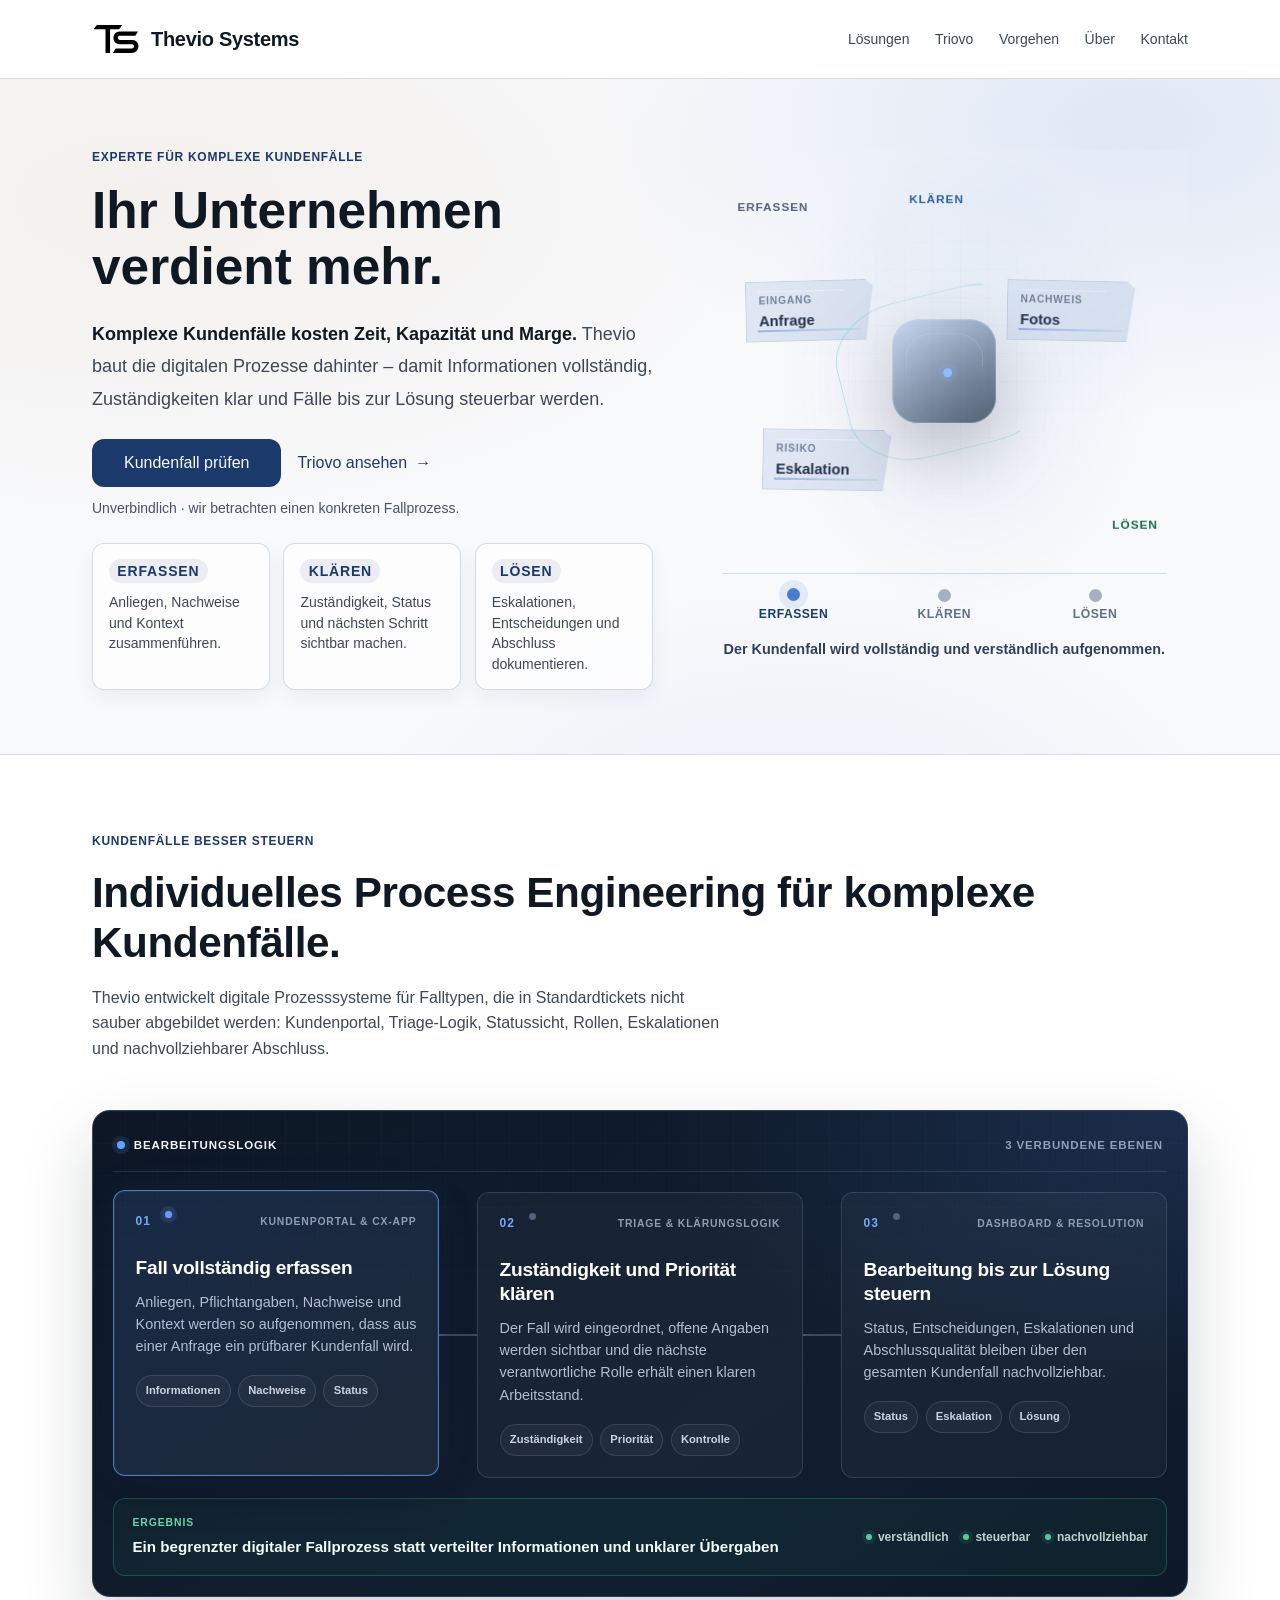
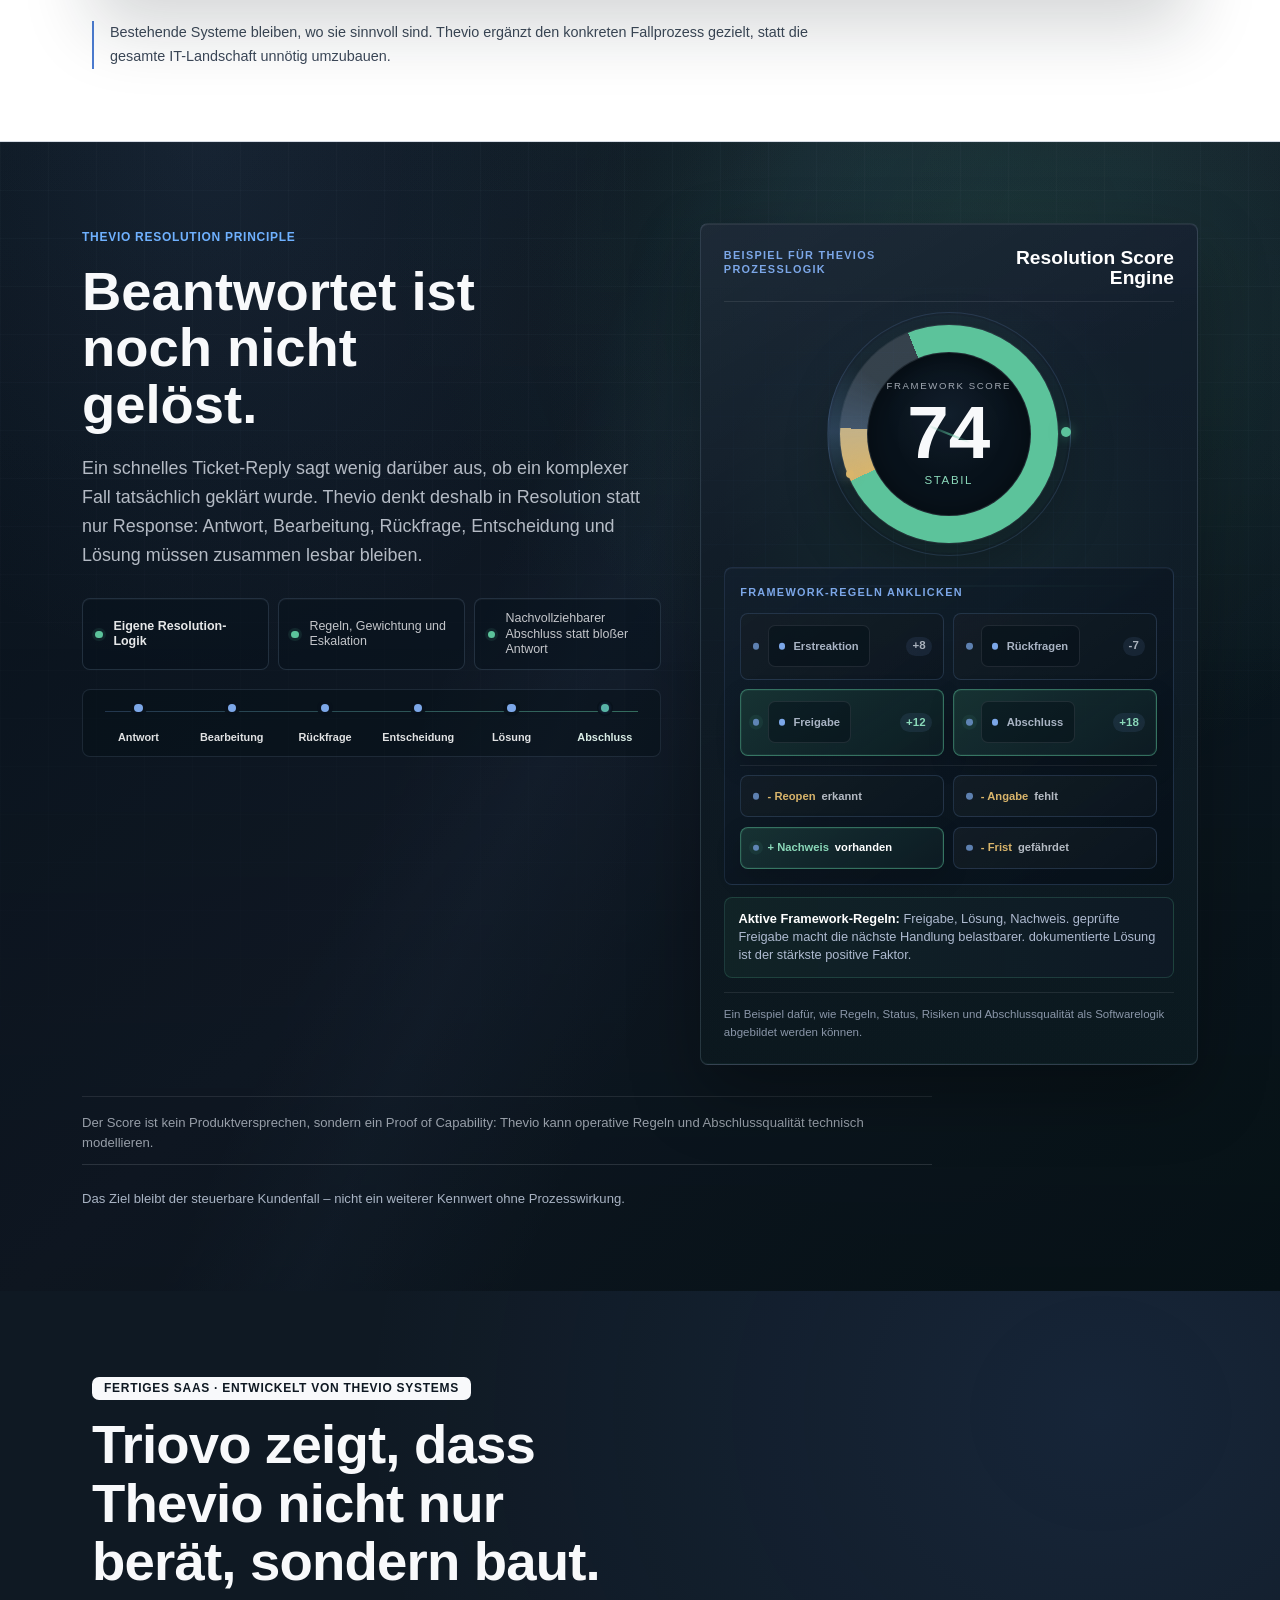
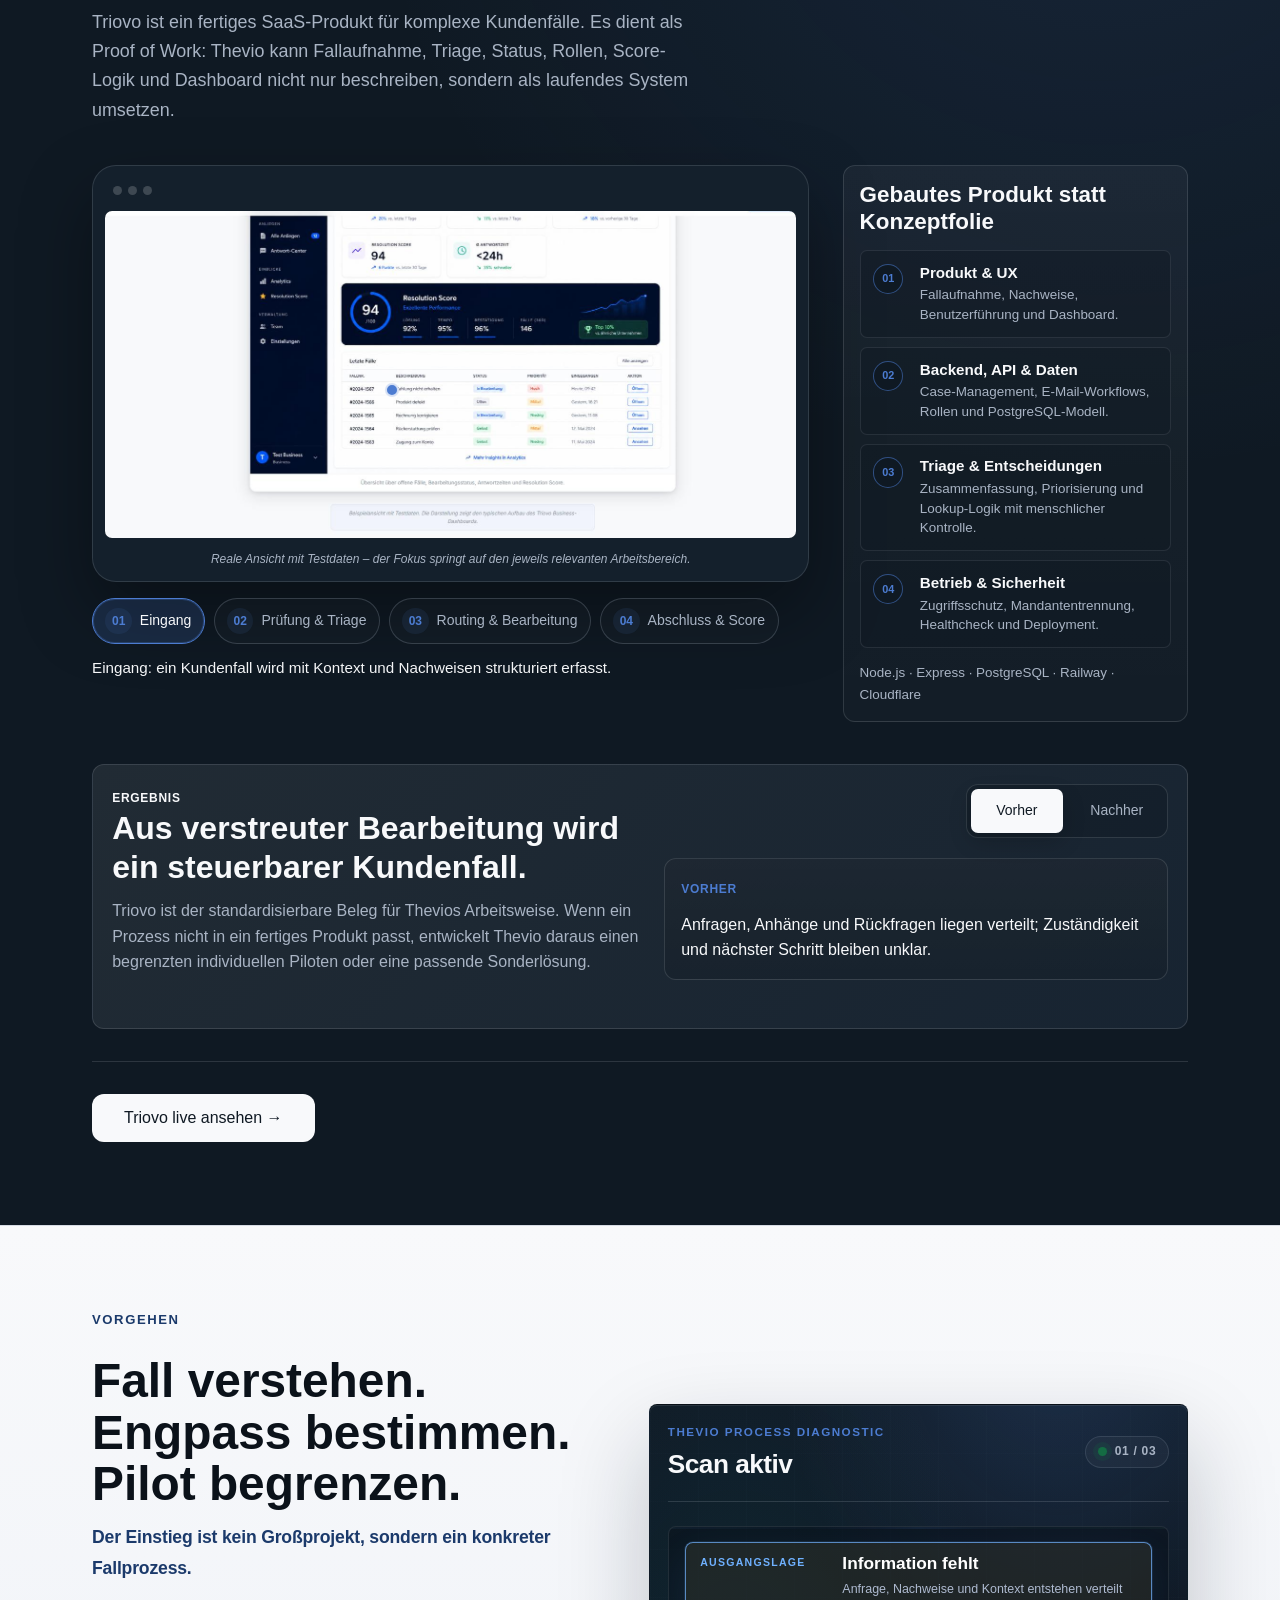
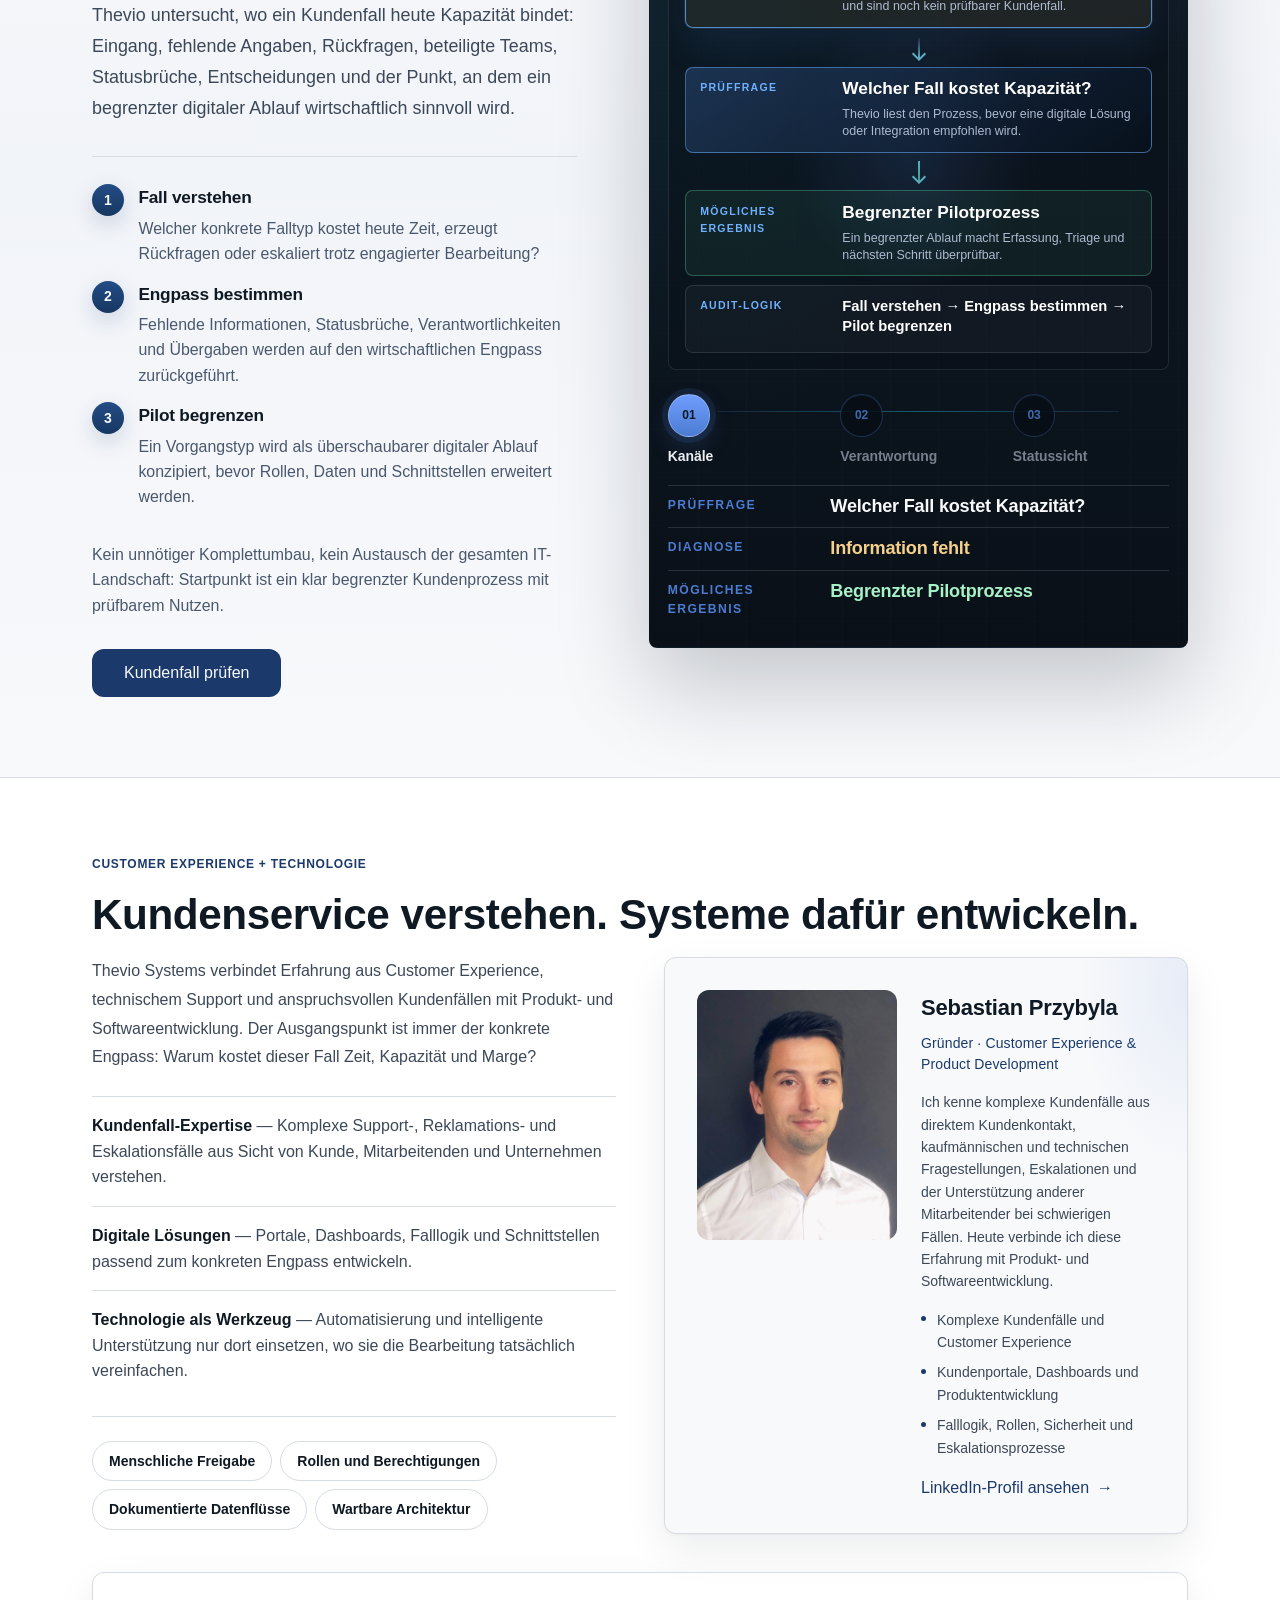
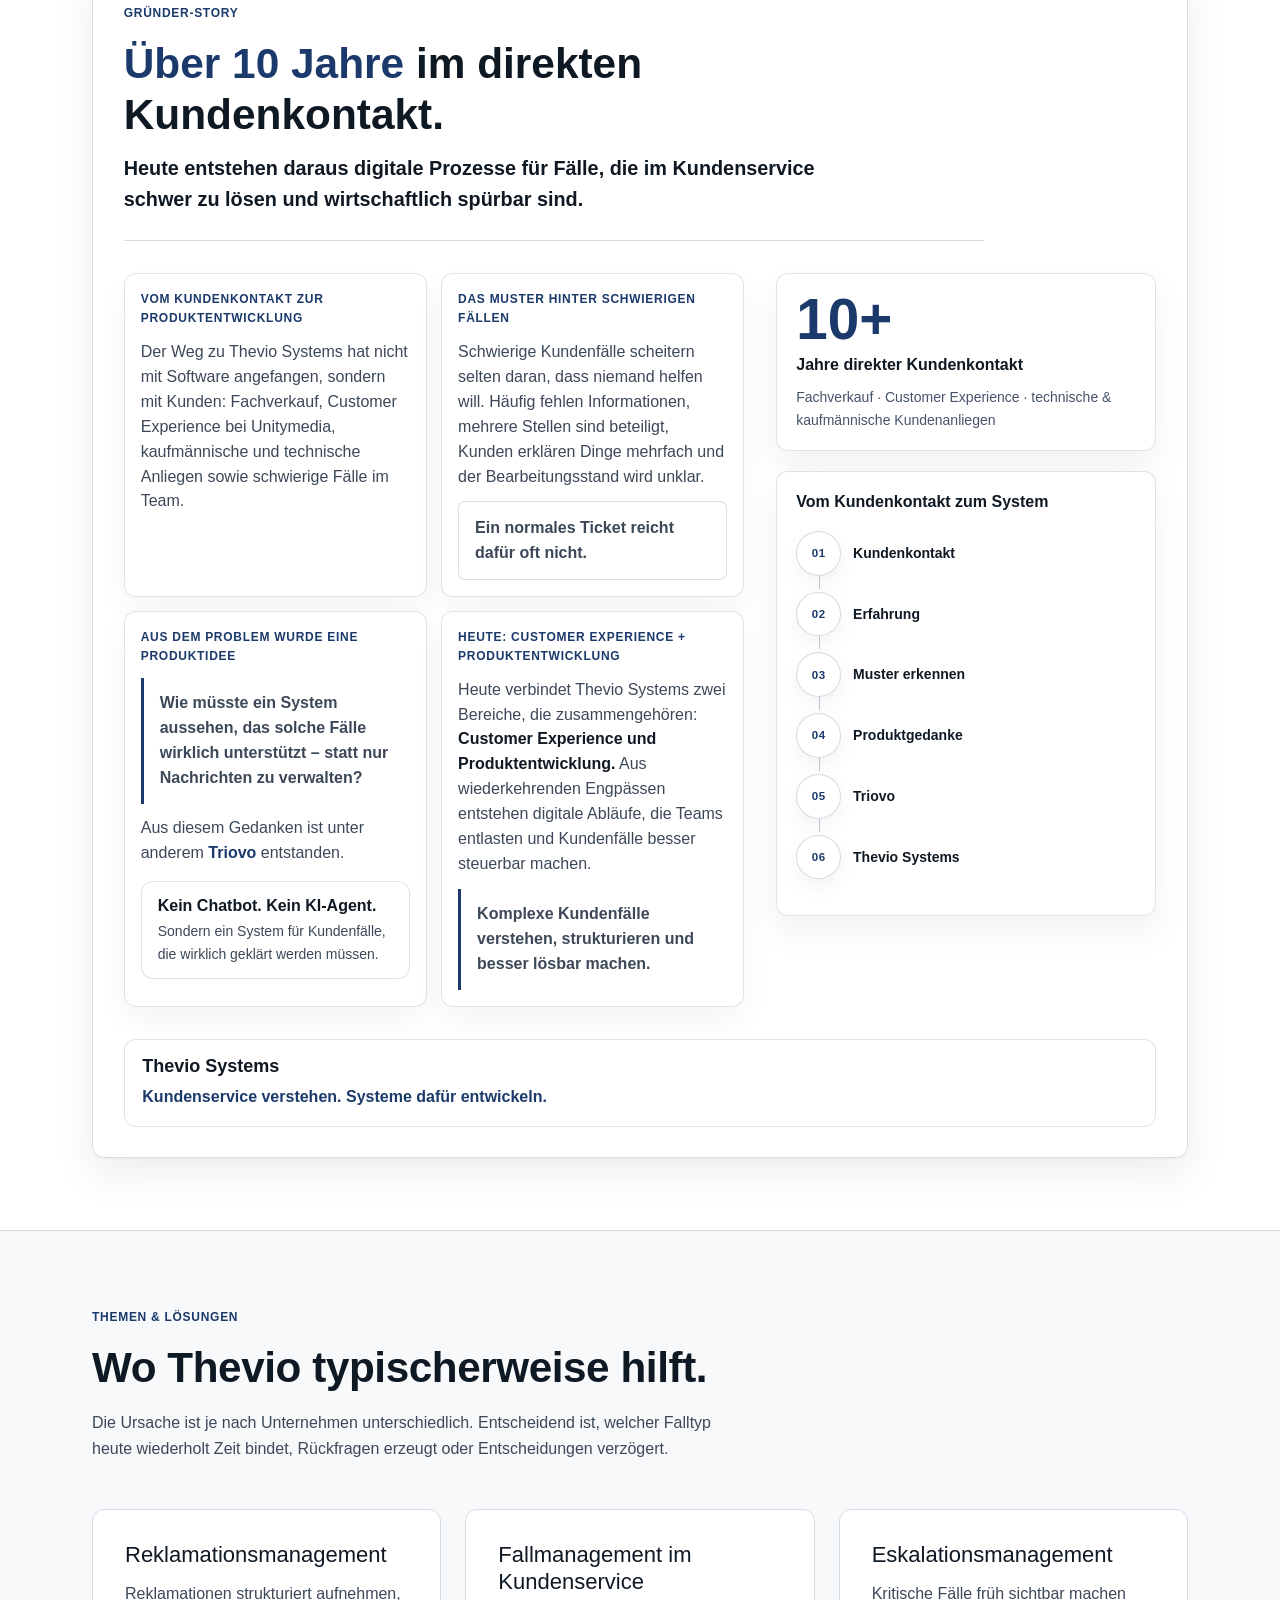
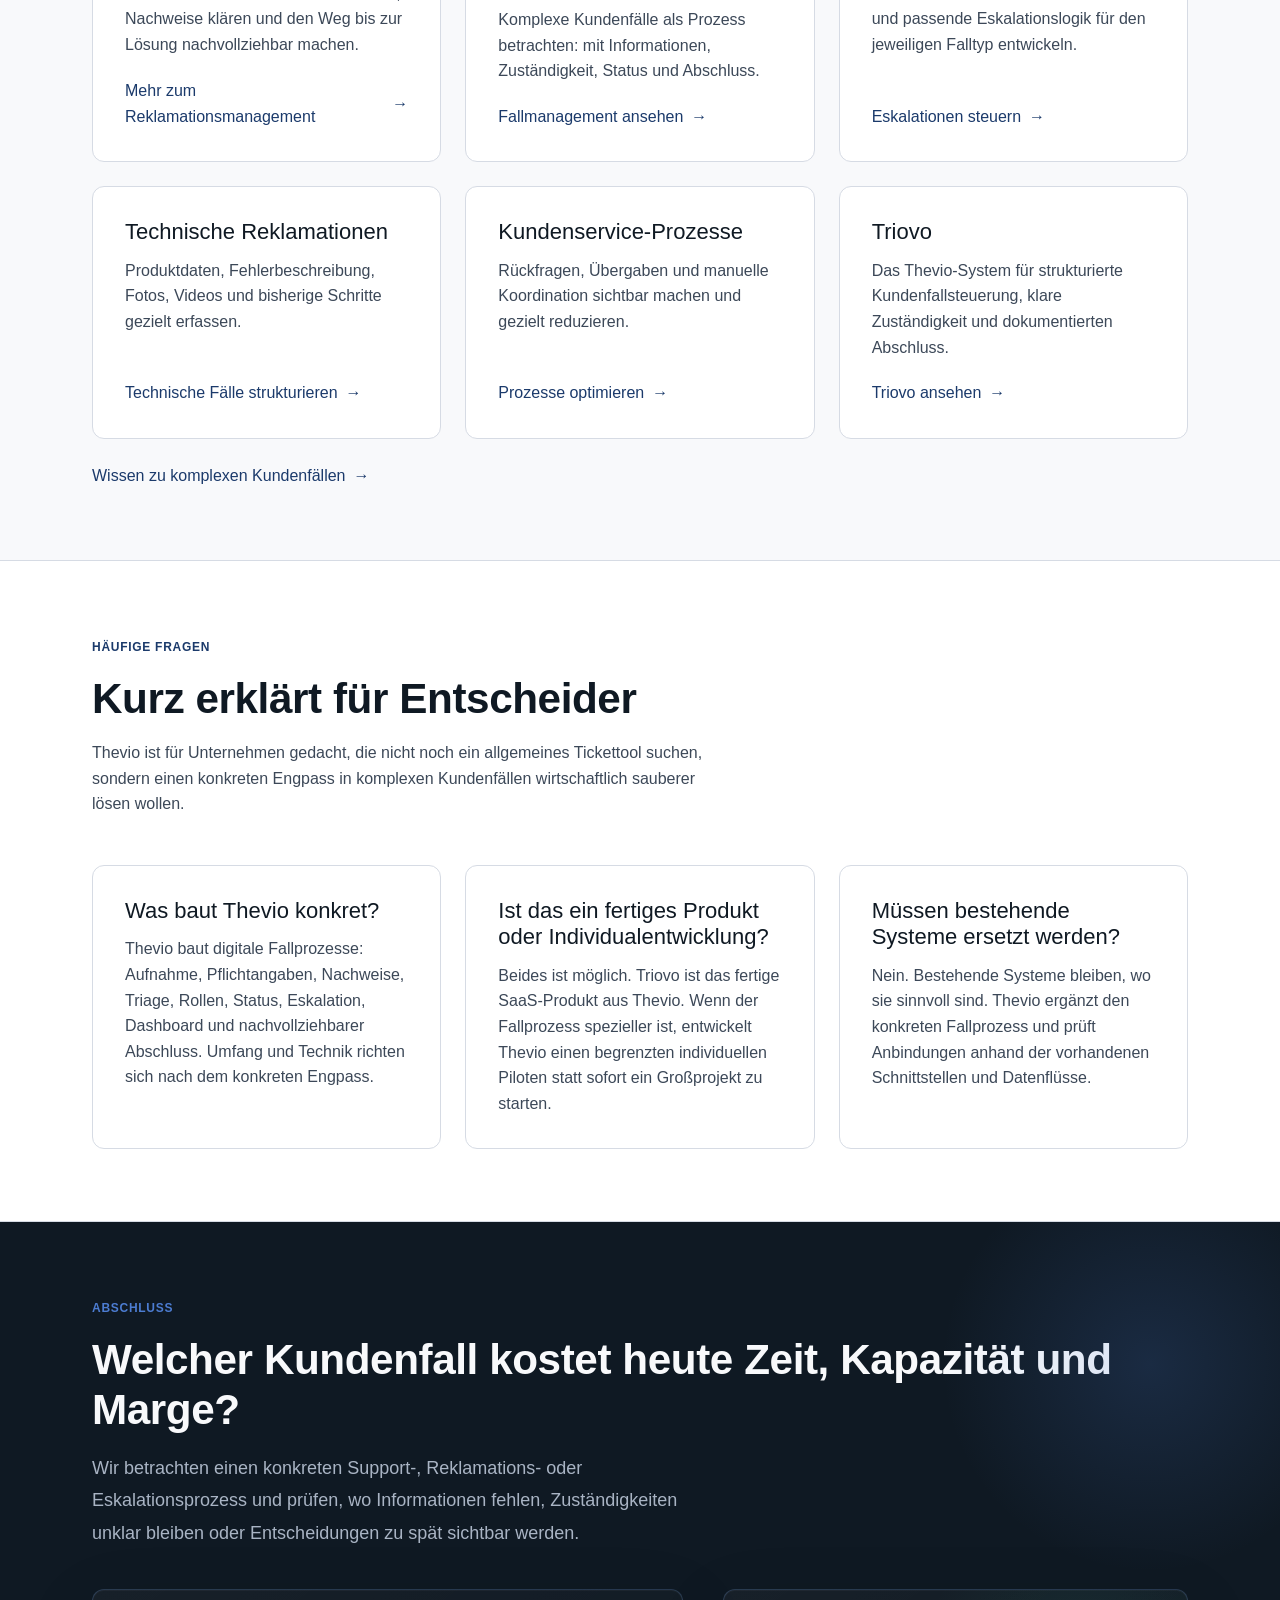
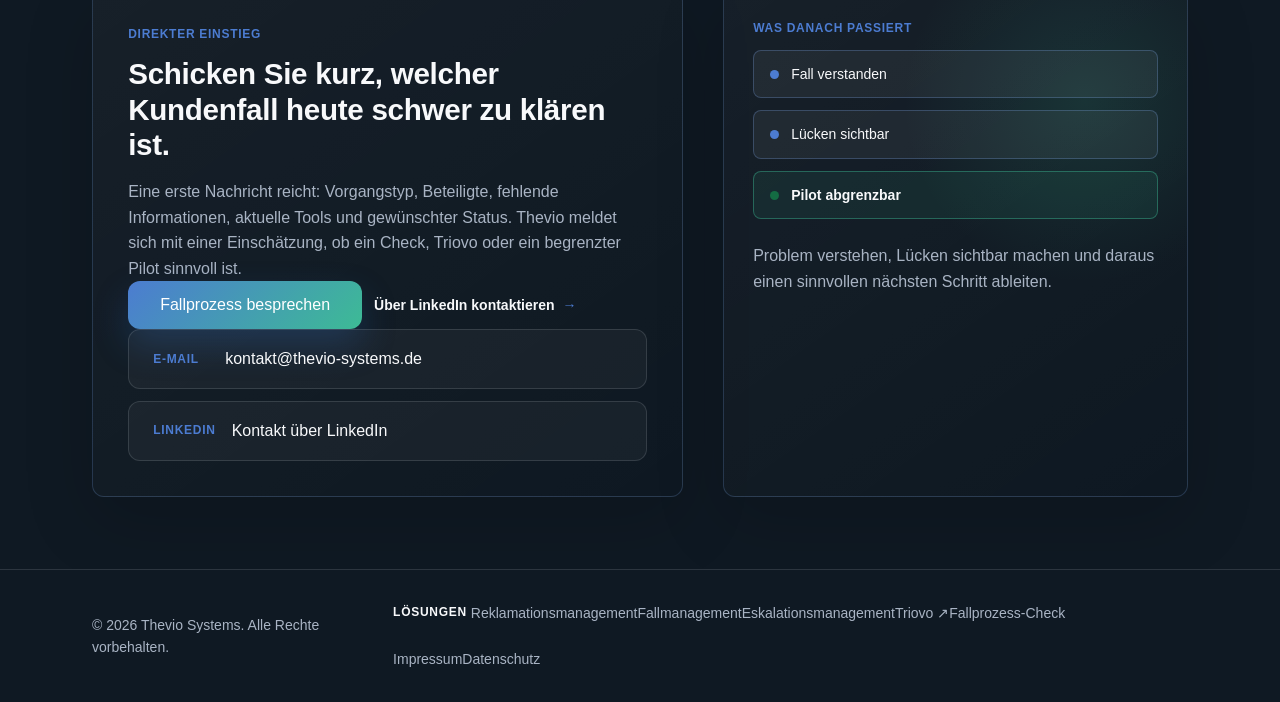
<file: index.html>
<!DOCTYPE html>
<html lang="de">
<head>
<meta charset="UTF-8" />
<script>document.documentElement.classList.add('js');</script>
<meta name="viewport" content="width=device-width, initial-scale=1.0" />
<meta name="robots" content="index, follow" />
<title>Thevio Systems | Komplexe Kundenfälle wirtschaftlich klären</title>
<meta name="description" content="Thevio Systems baut digitale Prozesse für komplexe Kundenfälle, damit Informationen vollständig, Zuständigkeiten klar und Fälle bis zur Lösung steuerbar werden." />
<link rel="canonical" href="https://thevio-systems.de/" />
<meta property="og:type" content="website" />
<meta property="og:title" content="Thevio Systems | Komplexe Kundenfälle wirtschaftlich klären" />
<meta property="og:description" content="Digitale Prozesse für komplexe Kundenfälle: Informationen vollständig erfassen, Zuständigkeiten klären und Fälle bis zur Lösung steuerbar machen." />
<meta property="og:url" content="https://thevio-systems.de" />
<meta property="og:locale" content="de_DE" />
<meta name="twitter:card" content="summary" />
<meta name="twitter:title" content="Thevio Systems | Komplexe Kundenfälle wirtschaftlich klären" />
<meta name="twitter:description" content="Digitale Prozesse für komplexe Kundenfälle: Informationen vollständig erfassen, Zuständigkeiten klären und Fälle bis zur Lösung steuerbar machen." />
<script type="application/ld+json">
{
  "@context": "https://schema.org",
  "@graph": [
    {
      "@type": "Organization",
      "@id": "https://thevio-systems.de/#organization",
      "name": "Thevio Systems",
      "url": "https://thevio-systems.de/",
      "logo": "https://thevio-systems.de/assets/img/thevio-logo.svg",
      "email": "kontakt@thevio-systems.de",
      "founder": {
        "@type": "Person",
        "name": "Sebastian Przybyla",
        "description": "Gründer von Thevio Systems mit über 10 Jahren Erfahrung im direkten Kundenkontakt und Schwerpunkt auf komplexen Kundenfällen, Customer Experience und Produktentwicklung.",
        "sameAs": "https://www.linkedin.com/in/sebastian-przybyla-9426b0416"
      },
      "areaServed": ["Deutschland", "DACH"],
      "knowsAbout": [
        "Komplexe Kundenfälle",
        "Customer Case Resolution",
        "Reklamationsprozesse",
        "Eskalationsmanagement",
        "Digitale Fallprozesse",
        "Kundenfallsteuerung",
        "Kundenportale",
        "Statuslösungen",
        "Resolution Insights"
      ]
    },
    {
      "@type": "WebSite",
      "@id": "https://thevio-systems.de/#website",
      "url": "https://thevio-systems.de/",
      "name": "Thevio Systems",
      "inLanguage": "de-DE",
      "publisher": {
        "@id": "https://thevio-systems.de/#organization"
      }
    },
    {
      "@type": "Service",
      "@id": "https://thevio-systems.de/#services",
      "name": "Experte für komplexe Kundenfälle",
      "provider": {
        "@id": "https://thevio-systems.de/#organization"
      },
      "areaServed": ["Deutschland", "DACH"],
      "serviceType": [
        "Customer Case Resolution",
        "Reklamationsprozesse",
        "Eskalationsmanagement",
        "Digitale Fallprozesse",
        "Kundenfallsteuerung",
        "Kundenportale",
        "Statuslösungen",
        "Resolution Insights"
      ],
      "description": "Thevio Systems hilft Unternehmen, komplexe Kundenfälle wirtschaftlich besser zu steuern: Informationen bündeln, Zuständigkeiten klären, unnötige Rückfragen reduzieren und Fälle bis zur Lösung nachvollziehbar führen."
    },
    {
      "@type": "FAQPage",
      "@id": "https://thevio-systems.de/#faq",
      "mainEntity": [
        {
          "@type": "Question",
          "name": "Was baut Thevio konkret?",
          "acceptedAnswer": {
            "@type": "Answer",
            "text": "Thevio baut digitale Fallprozesse für komplexe Kundenfälle: Aufnahme, Pflichtangaben, Nachweise, Triage, Rollen, Status, Eskalation, Dashboard und nachvollziehbarer Abschluss. Umfang und Technik richten sich nach dem konkreten Engpass."
          }
        },
        {
          "@type": "Question",
          "name": "Ist Thevio ein fertiges Produkt oder Individualentwicklung?",
          "acceptedAnswer": {
            "@type": "Answer",
            "text": "Beides ist möglich. Triovo ist das fertige SaaS-Produkt aus Thevio. Wenn der Fallprozess spezieller ist, entwickelt Thevio einen begrenzten individuellen Piloten statt sofort ein Großprojekt zu starten."
          }
        },
        {
          "@type": "Question",
          "name": "Müssen bestehende Systeme ersetzt werden?",
          "acceptedAnswer": {
            "@type": "Answer",
            "text": "Nein. Bestehende Systeme bleiben, wo sie sinnvoll sind. Thevio ergänzt den konkreten Fallprozess und prüft Anbindungen anhand der vorhandenen Schnittstellen und Datenflüsse."
          }
        }
      ]
    }
  ]
}
</script>
<link rel="icon" href="/assets/img/thevio-logo.svg" type="image/svg+xml" />
<link rel="stylesheet" href="assets/css/main.css" />
</head>
<body>
<nav class="site-nav" aria-label="Hauptnavigation">
<div class="container">
<div class="nav-inner">
<a href="#hero" class="nav-logo"><img src="assets/img/thevio-logo.svg" alt="" class="nav-logo-icon" width="44" height="44" /><span class="nav-logo-text">Thevio Systems</span></a>
<ul class="nav-links" role="list">
<li><a href="#leistungen">Lösungen</a></li>
<li><a href="#triovo">Triovo</a></li>
<li><a href="#audit">Vorgehen</a></li>
<li><a href="#ueber">Über</a></li>
<li><a href="#kontakt">Kontakt</a></li>
</ul>
<button type="button" class="nav-toggle" id="nav-toggle" aria-expanded="false" aria-controls="nav-mobile" aria-label="Navigation öffnen">
<span></span><span></span><span></span>
</button>
</div>
<nav id="nav-mobile" class="nav-mobile" aria-label="Mobile Navigation">
<a href="#leistungen">Lösungen</a>
<a href="#triovo">Triovo</a>
<a href="#audit">Vorgehen</a>
<a href="#ueber">Über</a>
<a href="#kontakt">Kontakt</a>
</nav>
</div>
</nav>
<main>
<section class="hero" id="hero" aria-labelledby="hero-heading">
<div class="container">
<div class="hero-layout">
<div class="hero-text">
<span class="section-label">Experte für komplexe Kundenfälle</span>
<h1 id="hero-heading"><span class="hero-heading-line">Ihr Unternehmen verdient mehr.</span></h1>
<p class="hero-sub"><strong>Komplexe Kundenfälle kosten Zeit, Kapazität und Marge.</strong> Thevio baut die digitalen Prozesse dahinter &ndash; damit Informationen vollständig, Zuständigkeiten klar und Fälle bis zur Lösung steuerbar werden.</p>
<div class="hero-actions">
<a href="#audit" class="btn btn-primary">Kundenfall prüfen</a>
<a href="#triovo" class="link-arrow">Triovo ansehen</a>
</div>
<p class="hero-cta-note">Unverbindlich · wir betrachten einen konkreten Fallprozess.</p>
<ul class="hero-offer-list" role="list" aria-label="Prozessprinzip">
<li><strong>Erfassen</strong><span>Anliegen, Nachweise und Kontext zusammenführen.</span></li>
<li><strong>Klären</strong><span>Zuständigkeit, Status und nächsten Schritt sichtbar machen.</span></li>
<li><strong>Lösen</strong><span>Eskalationen, Entscheidungen und Abschluss dokumentieren.</span></li>
</ul>
</div>
<div class="hero-cdr-preview" id="hero-scene" data-component="cdr-hero" data-phase="0" aria-label="Capture Decide Resolve Vorschau">
<div class="hero-cdr-stage" aria-hidden="true">
<span class="hero-cdr-phase hero-cdr-phase--capture">Erfassen</span>
<span class="hero-cdr-phase hero-cdr-phase--decide">Klären</span>
<span class="hero-cdr-phase hero-cdr-phase--resolve">Lösen</span>
<div class="hero-cdr-fragment hero-cdr-fragment--mail"><span>Eingang</span><strong>Anfrage</strong></div>
<div class="hero-cdr-fragment hero-cdr-fragment--doc"><span>Nachweis</span><strong>Fotos</strong></div>
<div class="hero-cdr-fragment hero-cdr-fragment--due"><span>Risiko</span><strong>Eskalation</strong></div>
<svg class="hero-cdr-routes" viewBox="0 0 620 500" focusable="false">
<path class="hero-cdr-route hero-cdr-route--a" d="M94 152 C196 138 238 214 307 244" />
<path class="hero-cdr-route hero-cdr-route--b" d="M500 137 C398 140 367 203 315 244" />
<path class="hero-cdr-route hero-cdr-route--c" d="M122 392 C202 345 236 303 309 258" />
<path class="hero-cdr-route hero-cdr-route--out" d="M329 253 C390 268 430 310 490 354" />
</svg>
<div class="hero-cdr-object">
<span class="hero-cdr-orbit"></span>
<span class="hero-cdr-core"></span>
<span class="hero-cdr-surface hero-cdr-surface--top"></span>
<span class="hero-cdr-surface hero-cdr-surface--mid"></span>
<span class="hero-cdr-surface hero-cdr-surface--low"></span>
<span class="hero-cdr-check"></span>
</div>
<span class="hero-cdr-gate"><span></span></span>
</div>
<div class="hero-cdr-controls" role="group" aria-label="Hero-Phase auswählen">
<button type="button" class="hero-cdr-control" data-cdr-phase="0" aria-pressed="true">Erfassen</button>
<button type="button" class="hero-cdr-control" data-cdr-phase="1" aria-pressed="false">Klären</button>
<button type="button" class="hero-cdr-control" data-cdr-phase="2" aria-pressed="false">Lösen</button>
</div>
<p class="hero-cdr-status" aria-live="polite">Der Kundenfall wird vollständig und verständlich aufgenommen.</p>
</div>
</div>
</div>
</section>

<hr class="section-divider" />
<section class="section section--light" id="leistungen" aria-labelledby="leistungen-heading">
<div class="container">
<span class="section-label">Kundenfälle besser steuern</span>
<h2 id="leistungen-heading">Individuelles Process Engineering für komplexe Kundenfälle.</h2>
<p class="section-intro">Thevio entwickelt digitale Prozesssysteme für Falltypen, die in Standardtickets nicht sauber abgebildet werden: Kundenportal, Triage-Logik, Statussicht, Rollen, Eskalationen und nachvollziehbarer Abschluss.</p>
  <div class="capability-system reveal" data-component="capability-system" data-active="0">
    <div class="capability-system-head">
      <div class="capability-system-title">
        <span class="capability-live-dot" aria-hidden="true"></span>
        <span>Bearbeitungslogik</span>
      </div>
    <span class="capability-system-meta">3 verbundene Ebenen</span>
    </div>
  <div class="capability-flow" role="list" aria-label="Leistungssystem von Thevio Systems">
  <article class="capability-node is-active" role="listitem" data-capability="0">
  <div class="capability-node-head">
  <span class="capability-node-index">01</span>
  <span class="capability-node-type">Kundenportal &amp; CX-App</span>
  </div>
  <span class="capability-node-signal" aria-hidden="true"></span>
  <h3>Fall vollständig erfassen</h3>
  <p>Anliegen, Pflichtangaben, Nachweise und Kontext werden so aufgenommen, dass aus einer Anfrage ein prüfbarer Kundenfall wird.</p>
  <ul class="capability-tags" role="list">
  <li>Informationen</li>
  <li>Nachweise</li>
  <li>Status</li>
  </ul>
  </article>
  <div class="capability-link" aria-hidden="true"><span></span></div>
  <article class="capability-node" role="listitem" data-capability="1">
  <div class="capability-node-head">
  <span class="capability-node-index">02</span>
  <span class="capability-node-type">Triage &amp; Klärungslogik</span>
  </div>
  <span class="capability-node-signal" aria-hidden="true"></span>
  <h3>Zuständigkeit und Priorität klären</h3>
  <p>Der Fall wird eingeordnet, offene Angaben werden sichtbar und die nächste verantwortliche Rolle erhält einen klaren Arbeitsstand.</p>
  <ul class="capability-tags" role="list">
  <li>Zuständigkeit</li>
  <li>Priorität</li>
  <li>Kontrolle</li>
  </ul>
  </article>
  <div class="capability-link" aria-hidden="true"><span></span></div>
  <article class="capability-node" role="listitem" data-capability="2">
  <div class="capability-node-head">
  <span class="capability-node-index">03</span>
  <span class="capability-node-type">Dashboard &amp; Resolution</span>
  </div>
  <span class="capability-node-signal" aria-hidden="true"></span>
  <h3>Bearbeitung bis zur Lösung steuern</h3>
  <p>Status, Entscheidungen, Eskalationen und Abschlussqualität bleiben über den gesamten Kundenfall nachvollziehbar.</p>
  <ul class="capability-tags" role="list">
  <li>Status</li>
  <li>Eskalation</li>
  <li>Lösung</li>
  </ul>
  </article>
  </div>
  <div class="capability-output">
  <div>
  <span class="capability-output-label">Ergebnis</span>
  <strong>Ein begrenzter digitaler Fallprozess statt verteilter Informationen und unklarer Übergaben</strong>
  </div>
  <ul class="capability-output-states" role="list">
  <li><span aria-hidden="true"></span>verständlich</li>
  <li><span aria-hidden="true"></span>steuerbar</li>
  <li><span aria-hidden="true"></span>nachvollziehbar</li>
  </ul>
  </div>
  </div>
<p class="capability-principle">Bestehende Systeme bleiben, wo sie sinnvoll sind. Thevio ergänzt den konkreten Fallprozess gezielt, statt die gesamte IT-Landschaft unnötig umzubauen.</p>
</div>
</section>

<hr class="section-divider" />
<section class="section resolution-section" id="resolution" aria-labelledby="resolution-heading">
<div class="container">
<div class="resolution-layout">
<div class="resolution-copy">
<span class="section-label section-label--inverse">Thevio Resolution Principle</span>
<h2 id="resolution-heading">Beantwortet ist noch nicht gelöst.</h2>
<p class="section-intro section-intro--inverse">Ein schnelles Ticket-Reply sagt wenig darüber aus, ob ein komplexer Fall tatsächlich geklärt wurde. Thevio denkt deshalb in Resolution statt nur Response: Antwort, Bearbeitung, Rückfrage, Entscheidung und Lösung müssen zusammen lesbar bleiben.</p>
<div class="resolution-framework-proof" aria-label="Triovo Resolution Framework">
<span><strong>Eigene Resolution-Logik</strong></span>
<span>Regeln, Gewichtung und Eskalation</span>
<span>Nachvollziehbarer Abschluss statt bloßer Antwort</span>
</div>
<ol class="resolution-sequence" data-component="resolution-sequence" role="list">
<li class="resolution-step" data-step="0"><span class="resolution-step-dot" aria-hidden="true"></span><span class="resolution-step-label">Antwort</span></li>
<li class="resolution-step" data-step="1"><span class="resolution-step-dot" aria-hidden="true"></span><span class="resolution-step-label">Bearbeitung</span></li>
<li class="resolution-step" data-step="2"><span class="resolution-step-dot" aria-hidden="true"></span><span class="resolution-step-label">Rückfrage</span></li>
<li class="resolution-step" data-step="3"><span class="resolution-step-dot" aria-hidden="true"></span><span class="resolution-step-label">Entscheidung</span></li>
<li class="resolution-step" data-step="4"><span class="resolution-step-dot" aria-hidden="true"></span><span class="resolution-step-label">Lösung</span></li>
<li class="resolution-step resolution-step--final" data-step="5"><span class="resolution-step-dot" aria-hidden="true"></span><span class="resolution-step-label">Abschluss</span></li>
</ol>
</div>
<div class="resolution-visual reveal" data-component="resolution-visual" data-score="74" aria-label="Interaktive Resolution Score Engine">
<div class="resolution-visual-head">
<span>Beispiel für Thevios Prozesslogik</span>
<strong>Resolution Score Engine</strong>
</div>
<div class="resolution-engine-grid" aria-hidden="true"></div>
<div class="resolution-ring" aria-hidden="true">
<span class="resolution-ring-core"><small>Framework Score</small><strong data-resolution-score>74</strong><em data-resolution-verdict>stabil</em></span>
<span class="resolution-ring-orbit resolution-ring-orbit--one"></span>
<span class="resolution-ring-orbit resolution-ring-orbit--two"></span>
<span class="resolution-ring-pulse"></span>
</div>
<div class="resolution-control-panel">
<span class="resolution-control-label">Framework-Regeln anklicken</span>
<div class="resolution-architecture" role="group" aria-label="Score-Faktoren auswählen">
<button type="button" class="resolution-factor" data-resolution-factor="speed" aria-pressed="false"><span>Erstreaktion</span><strong>+8</strong></button>
<button type="button" class="resolution-factor" data-resolution-factor="questions" aria-pressed="false"><span>Rückfragen</span><strong>-7</strong></button>
<button type="button" class="resolution-factor" data-resolution-factor="approval" aria-pressed="true"><span>Freigabe</span><strong>+12</strong></button>
<button type="button" class="resolution-factor is-complete" data-resolution-factor="closure" aria-pressed="true"><span>Abschluss</span><strong>+18</strong></button>
</div>
<div class="resolution-score-formula" aria-label="Score-Logik">
<button type="button" data-resolution-factor="reopen" aria-pressed="false"><strong>- Reopen</strong> erkannt</button>
<button type="button" data-resolution-factor="missing" aria-pressed="false"><strong>- Angabe</strong> fehlt</button>
<button type="button" data-resolution-factor="proof" aria-pressed="true"><strong>+ Nachweis</strong> vorhanden</button>
<button type="button" data-resolution-factor="sla" aria-pressed="false"><strong>- Frist</strong> gefährdet</button>
</div>
</div>
<p class="resolution-engine-readout" aria-live="polite"><strong>Aktive Framework-Regeln:</strong> Freigabe, Abschluss und Nachweis erhöhen die Belastbarkeit des Vorgangs.</p>
<p class="resolution-visual-note">Ein Beispiel dafür, wie Regeln, Status, Risiken und Abschlussqualität als Softwarelogik abgebildet werden können.</p>
</div>
</div>
<div class="resolution-footnotes">
<p class="resolution-note">Der Score ist kein Produktversprechen, sondern ein Proof of Capability: Thevio kann operative Regeln und Abschlussqualität technisch modellieren.</p>
<p class="competency-principle competency-principle--inverse">Das Ziel bleibt der steuerbare Kundenfall &ndash; nicht ein weiterer Kennwert ohne Prozesswirkung.</p>
</div>
</div>
</section>

<section class="section section--triovo-dark" id="triovo" aria-labelledby="triovo-heading">
<div class="container">
<span class="triovo-badge">Fertiges SaaS · entwickelt von Thevio Systems</span>
<h2 id="triovo-heading" class="triovo-dark-title">Triovo zeigt, dass Thevio nicht nur berät, sondern baut.</h2>
<p class="triovo-dark-intro">Triovo ist ein fertiges SaaS-Produkt für komplexe Kundenfälle. Es dient als Proof of Work: Thevio kann Fallaufnahme, Triage, Status, Rollen, Score-Logik und Dashboard nicht nur beschreiben, sondern als laufendes System umsetzen.</p>
<div class="triovo-proof-layout">
<div class="triovo-demo reveal" data-component="triovo-demo">
<div class="triovo-demo-frame">
<div class="triovo-frame-chrome" aria-hidden="true"><span></span><span></span><span></span></div>
<div class="triovo-demo-image-wrap" data-focus="0">
<img src="assets/img/triovo-dashboard-preview.png" alt="Vollständige Ansicht des Triovo Business-Dashboards mit Testdaten: Fallübersicht, Status, Priorität und Resolution Score" width="1568" height="741" loading="lazy" decoding="async" class="triovo-demo-image" />
<span class="triovo-demo-callout" data-callout="0" style="left:41.5%;top:54.8%;"></span>
<span class="triovo-demo-callout" data-callout="1" style="left:51.7%;top:54.8%;"></span>
<span class="triovo-demo-callout" data-callout="2" style="left:38.6%;top:48.4%;"></span>
<span class="triovo-demo-callout" data-callout="3" style="left:44.6%;top:37.5%;"></span>
</div>
<p class="triovo-frame-caption">Reale Ansicht mit Testdaten &ndash; der Fokus springt auf den jeweils relevanten Arbeitsbereich.</p>
</div>
<div class="triovo-demo-steps" role="tablist" aria-label="Ablauf in Triovo">
<button type="button" class="triovo-demo-step" role="tab" id="triovo-step-0" aria-selected="true" data-index="0"><span class="triovo-demo-step-index">01</span>Eingang</button>
<button type="button" class="triovo-demo-step" role="tab" id="triovo-step-1" aria-selected="false" tabindex="-1" data-index="1"><span class="triovo-demo-step-index">02</span>Prüfung &amp; Triage</button>
<button type="button" class="triovo-demo-step" role="tab" id="triovo-step-2" aria-selected="false" tabindex="-1" data-index="2"><span class="triovo-demo-step-index">03</span>Routing &amp; Bearbeitung</button>
<button type="button" class="triovo-demo-step" role="tab" id="triovo-step-3" aria-selected="false" tabindex="-1" data-index="3"><span class="triovo-demo-step-index">04</span>Abschluss &amp; Score</button>
</div>
<p class="triovo-demo-step-text" aria-live="polite">Eingang: ein Anliegen mit Kontext und Nachweisen wird strukturiert als Fall erfasst.</p>
</div>
<aside class="triovo-architecture reveal" aria-labelledby="triovo-architecture-heading">
<h3 id="triovo-architecture-heading">Gebautes Produkt statt Konzeptfolie</h3>
<ol class="triovo-layer-list" role="list">
<li><span>01</span><strong>Produkt &amp; UX</strong><p>Fallaufnahme, Nachweise, Benutzerführung und Dashboard.</p></li>
<li><span>02</span><strong>Backend, API &amp; Daten</strong><p>Case-Management, E-Mail-Workflows, Rollen und PostgreSQL-Modell.</p></li>
<li><span>03</span><strong>Triage &amp; Entscheidungen</strong><p>Zusammenfassung, Priorisierung und Lookup-Logik mit menschlicher Kontrolle.</p></li>
<li><span>04</span><strong>Betrieb &amp; Sicherheit</strong><p>Zugriffsschutz, Mandantentrennung, Healthcheck und Deployment.</p></li>
</ol>
<p class="triovo-tech-line">Node.js · Express · PostgreSQL · Railway · Cloudflare</p>
</aside>
</div>
<div class="result-story reveal" data-component="result-story">
<div class="result-copy">
<span class="triovo-proof-title-dark">Ergebnis</span>
<h3>Aus verstreuter Bearbeitung wird ein steuerbarer Kundenfall.</h3>
<p>Triovo ist der standardisierbare Beleg für Thevios Arbeitsweise. Wenn ein Prozess nicht in ein fertiges Produkt passt, entwickelt Thevio daraus einen begrenzten individuellen Piloten oder eine passende Sonderlösung.</p>
</div>
<div class="result-comparison" role="tablist" aria-label="Vorher-Nachher Transformation">
<button type="button" class="result-toggle" role="tab" id="result-tab-0" aria-selected="true" data-index="0">Vorher</button>
<button type="button" class="result-toggle" role="tab" id="result-tab-1" aria-selected="false" tabindex="-1" data-index="1">Nachher</button>
</div>
<div class="result-panels">
<div class="result-panel is-active" data-index="0">
<span>Vorher</span>
<p>Anfragen, Anhänge und Rückfragen liegen verteilt; Zuständigkeit und nächster Schritt bleiben unklar.</p>
</div>
<div class="result-panel" data-index="1">
<span>Nachher</span>
<p>Ein Kundenfall bündelt Anliegen, Nachweise, Status, Entscheidungen und dokumentierte Lösung.</p>
</div>
</div>
</div>
<div class="triovo-cta">
<a href="https://triovo.org" class="btn btn-inverse" target="_blank" rel="noopener noreferrer">Triovo live ansehen →</a>
</div>
</div>
</section>

<hr class="section-divider" />
<section class="section" id="audit" aria-labelledby="audit-heading">
<div class="container">
<span class="section-label">Vorgehen</span>
<div class="audit-layout">
<div class="about-content">
<h2 id="audit-heading">Fall verstehen. Engpass bestimmen. Pilot begrenzen.</h2>
<p class="audit-kicker">Der Einstieg ist kein Großprojekt, sondern ein konkreter Fallprozess.</p>
<p>Thevio untersucht, wo ein Kundenfall heute Kapazität bindet: Eingang, fehlende Angaben, Rückfragen, beteiligte Teams, Statusbrüche, Entscheidungen und der Punkt, an dem ein begrenzter digitaler Ablauf wirtschaftlich sinnvoll wird.</p>
<ol class="audit-steps" role="list">
<li class="audit-step">
<span class="audit-step-index" aria-hidden="true">1</span>
<div>
<h3>Fall verstehen</h3>
<p>Welcher konkrete Falltyp kostet heute Zeit, erzeugt Rückfragen oder eskaliert trotz engagierter Bearbeitung?</p>
</div>
</li>
<li class="audit-step">
<span class="audit-step-index" aria-hidden="true">2</span>
<div>
<h3>Engpass bestimmen</h3>
<p>Fehlende Informationen, Statusbrüche, Verantwortlichkeiten und Übergaben werden auf den wirtschaftlichen Engpass zurückgeführt.</p>
</div>
</li>
<li class="audit-step">
<span class="audit-step-index" aria-hidden="true">3</span>
<div>
<h3>Pilot begrenzen</h3>
<p>Ein Vorgangstyp wird als überschaubarer digitaler Ablauf konzipiert, bevor Rollen, Daten und Schnittstellen erweitert werden.</p>
</div>
</li>
</ol>
<p class="contact-note">Kein unnötiger Komplettumbau, kein Austausch der gesamten IT-Landschaft: Startpunkt ist ein klar begrenzter Kundenprozess mit prüfbarem Nutzen.</p>
<a href="audit.html" class="btn btn-primary contact-cta audit-editorial-cta">Kundenfall prüfen</a>
</div>
<div class="diagnostic-console reveal" data-component="diagnostic-console" data-active="0">
<div class="dc-header">
<div>
<span class="dc-kicker">Thevio Process Diagnostic</span>
<strong>Scan aktiv</strong>
</div>
<div class="dc-progress" aria-live="polite">
<span class="dc-status-light" aria-hidden="true"></span>
<span class="dc-progress-value">01 / 03</span>
</div>
</div>
<div class="dc-stage dc-audit-map" aria-hidden="true">
<div class="dc-map-panel dc-map-panel--problem">
<span>Ausgangslage</span>
<strong>Fallangaben noch unvollständig</strong>
<p>Anfrage, Nachweise und Kontext entstehen verteilt und sind noch kein prüfbarer Kundenfall.</p>
</div>
<span class="dc-map-arrow"><i></i></span>
<div class="dc-map-panel dc-map-panel--check">
<span>Prüffrage</span>
<strong>Wo fehlt Klarheit?</strong>
<p>Thevio liest den Prozess, bevor eine digitale Lösung oder Integration empfohlen wird.</p>
</div>
<span class="dc-map-arrow dc-map-arrow--result"><i></i></span>
<div class="dc-map-panel dc-map-panel--result">
<span>Mögliches Ergebnis</span>
<strong>Begrenzter Pilotprozess</strong>
<p>Erst wenn Nutzen, Beteiligte und technische Richtung klar sind, wird umgesetzt.</p>
</div>
<div class="dc-map-proof">
<span>Audit-Logik</span>
<strong>Fall verstehen → Engpass bestimmen → Pilot begrenzen</strong>
</div>
</div>
<div class="dc-phase-track" role="tablist" aria-label="Audit-Diagnosephasen">
<button type="button" class="dc-phase" role="tab" id="dc-phase-0" aria-selected="true" data-index="0"><span>01</span>Kanäle</button>
<button type="button" class="dc-phase" role="tab" id="dc-phase-1" aria-selected="false" tabindex="-1" data-index="1"><span>02</span>Verantwortung</button>
<button type="button" class="dc-phase" role="tab" id="dc-phase-2" aria-selected="false" tabindex="-1" data-index="2"><span>03</span>Statussicht</button>
</div>
<div class="dc-readouts" aria-live="polite">
<div class="dc-readout dc-readout--question"><span>Prüffrage</span><strong>Welcher Fall kostet Kapazität?</strong></div>
<div class="dc-readout dc-readout--diagnosis"><span>Diagnose</span><strong>Information fehlt</strong></div>
<div class="dc-readout dc-readout--result"><span>Mögliches Ergebnis</span><strong>Begrenzter Pilotprozess</strong></div>
</div>
</div>
</div>
</div>
</section>

<hr class="section-divider" />
<section class="section section--light" id="ueber" aria-labelledby="ueber-heading">
<div class="container">
<span class="section-label">Customer Experience + Technologie</span>
<h2 id="ueber-heading">Kundenservice verstehen. Systeme dafür entwickeln.</h2>
<div class="about-layout">
<div class="about-content">
<p class="philosophy-intro">Thevio Systems verbindet Erfahrung aus Customer Experience, technischem Support und anspruchsvollen Kundenfällen mit Produkt- und Softwareentwicklung. Der Ausgangspunkt ist immer der konkrete Engpass: Warum kostet dieser Fall Zeit, Kapazität und Marge?</p>
<ul class="strengths-list" role="list">
<li><strong>Kundenfall-Expertise</strong> &mdash; Komplexe Support-, Reklamations- und Eskalationsfälle aus Sicht von Kunde, Mitarbeitenden und Unternehmen verstehen.</li>
<li><strong>Digitale Lösungen</strong> &mdash; Portale, Dashboards, Falllogik und Schnittstellen passend zum konkreten Engpass entwickeln.</li>
<li><strong>Technologie als Werkzeug</strong> &mdash; Automatisierung und intelligente Unterstützung nur dort einsetzen, wo sie die Bearbeitung tatsächlich vereinfachen.</li>
</ul>
<div class="trust-compact" aria-label="Sicherheit und menschliche Kontrolle">
<span>Menschliche Freigabe</span>
<span>Rollen und Berechtigungen</span>
<span>Dokumentierte Datenflüsse</span>
<span>Wartbare Architektur</span>
</div>
</div>
<div class="founder-card">
<div class="founder-card-inner">
<figure class="founder-portrait">
<img src="assets/img/founder-portrait-sebastian-przybyla.jpg" alt="Portraitfoto von Sebastian Przybyla, Gründer von Thevio Systems" width="910" height="1373" loading="lazy" decoding="async" class="founder-portrait-image" />
</figure>
<div class="founder-content">
<div class="founder-meta">
<h3>Sebastian Przybyla</h3>
<p class="founder-role">Gründer · Customer Experience &amp; Product Development</p>
</div>
<div class="founder-body">
<p>Ich kenne komplexe Kundenfälle aus direktem Kundenkontakt, kaufmännischen und technischen Fragestellungen, Eskalationen und der Unterstützung anderer Mitarbeitender bei schwierigen Fällen. Heute verbinde ich diese Erfahrung mit Produkt- und Softwareentwicklung.</p>
<ul class="founder-competencies" role="list">
<li>Komplexe Kundenfälle und Customer Experience</li>
<li>Kundenportale, Dashboards und Produktentwicklung</li>
<li>Falllogik, Rollen, Sicherheit und Eskalationsprozesse</li>
</ul>
</div>
<div class="founder-footer">
<a href="https://www.linkedin.com/in/sebastian-przybyla-9426b0416" class="link-arrow" target="_blank" rel="noopener noreferrer">LinkedIn-Profil ansehen</a>
</div>
</div>
</div>
</div>
</div>
<div class="founder-story reveal" aria-labelledby="founder-story-heading">
<div class="founder-story-lead">
<span class="founder-story-kicker">Gründer-Story</span>
<h3 id="founder-story-heading"><span>Über 10 Jahre</span> im direkten Kundenkontakt.</h3>
<p class="founder-story-claim">Heute entstehen daraus digitale Prozesse für Fälle, die im Kundenservice schwer zu lösen und wirtschaftlich spürbar sind.</p>
</div>
<div class="founder-story-grid">
<div class="founder-story-main">
<article class="founder-story-step">
<span class="founder-story-step-label">Vom Kundenkontakt zur Produktentwicklung</span>
<p>Der Weg zu Thevio Systems hat nicht mit Software angefangen, sondern mit Kunden: Fachverkauf, Customer Experience bei Unitymedia, kaufmännische und technische Anliegen sowie schwierige Fälle im Team.</p>
</article>
<article class="founder-story-step">
<span class="founder-story-step-label">Das Muster hinter schwierigen Fällen</span>
<p>Schwierige Kundenfälle scheitern selten daran, dass niemand helfen will. Häufig fehlen Informationen, mehrere Stellen sind beteiligt, Kunden erklären Dinge mehrfach und der Bearbeitungsstand wird unklar.</p>
<p class="founder-story-note">Ein normales Ticket reicht dafür oft nicht.</p>
</article>
<article class="founder-story-step">
<span class="founder-story-step-label">Aus dem Problem wurde eine Produktidee</span>
<p class="founder-story-question">Wie müsste ein System aussehen, das solche Fälle wirklich unterstützt &ndash; statt nur Nachrichten zu verwalten?</p>
<p>Aus diesem Gedanken ist unter anderem <a href="#triovo" class="founder-story-link">Triovo</a> entstanden.</p>
<div class="founder-story-proof">
<strong>Kein Chatbot. Kein KI-Agent.</strong>
<span>Sondern ein System für Kundenfälle, die wirklich geklärt werden müssen.</span>
</div>
</article>
<article class="founder-story-step">
<span class="founder-story-step-label">Heute: Customer Experience + Produktentwicklung</span>
<p>Heute verbindet Thevio Systems zwei Bereiche, die zusammengehören: <strong>Customer Experience und Produktentwicklung.</strong> Aus wiederkehrenden Engpässen entstehen digitale Abläufe, die Teams entlasten und Kundenfälle besser steuerbar machen.</p>
<p class="founder-story-closing">Komplexe Kundenfälle verstehen, strukturieren und besser lösbar machen.</p>
</article>
</div>
<aside class="founder-story-side" aria-label="Vom Kundenkontakt zum System">
<div class="founder-story-kpi">
<strong>10+</strong>
<span>Jahre direkter Kundenkontakt</span>
<p>Fachverkauf · Customer Experience · technische &amp; kaufmännische Kundenanliegen</p>
</div>
<div class="founder-story-journey">
<h4>Vom Kundenkontakt zum System</h4>
<ol class="founder-story-path">
<li><span>01</span> <strong>Kundenkontakt</strong></li>
<li><span>02</span> <strong>Erfahrung</strong></li>
<li><span>03</span> <strong>Muster erkennen</strong></li>
<li><span>04</span> <strong>Produktgedanke</strong></li>
<li><span>05</span> <strong>Triovo</strong></li>
<li><span>06</span> <strong>Thevio Systems</strong></li>
</ol>
</div>
</aside>
</div>
<p class="founder-story-signature"><strong>Thevio Systems</strong> <span>Kundenservice verstehen. Systeme dafür entwickeln.</span></p>
</div>
</div>
</section>

<hr class="section-divider" />

<section class="section" id="themen" aria-labelledby="themen-heading">
<div class="container">
<span class="section-label">Themen &amp; Lösungen</span>
<h2 id="themen-heading">Wo Thevio typischerweise hilft.</h2>
<p class="section-intro">Die Ursache ist je nach Unternehmen unterschiedlich. Entscheidend ist, welcher Falltyp heute wiederholt Zeit bindet, Rückfragen erzeugt oder Entscheidungen verzögert.</p>
<div class="cards-grid" role="list">
<article class="card topic-card" role="listitem">
<h3>Reklamationsmanagement</h3>
<p>Reklamationen strukturiert aufnehmen, Nachweise klären und den Weg bis zur Lösung nachvollziehbar machen.</p>
<a href="reklamationsmanagement.html" class="link-arrow">Mehr zum Reklamationsmanagement</a>
</article>
<article class="card topic-card" role="listitem">
<h3>Fallmanagement im Kundenservice</h3>
<p>Komplexe Kundenfälle als Prozess betrachten: mit Informationen, Zuständigkeit, Status und Abschluss.</p>
<a href="fallmanagement-kundenservice.html" class="link-arrow">Fallmanagement ansehen</a>
</article>
<article class="card topic-card" role="listitem">
<h3>Eskalationsmanagement</h3>
<p>Kritische Fälle früh sichtbar machen und passende Eskalationslogik für den jeweiligen Falltyp entwickeln.</p>
<a href="eskalationsmanagement-kundenservice.html" class="link-arrow">Eskalationen steuern</a>
</article>
<article class="card topic-card" role="listitem">
<h3>Technische Reklamationen</h3>
<p>Produktdaten, Fehlerbeschreibung, Fotos, Videos und bisherige Schritte gezielt erfassen.</p>
<a href="technische-reklamationen.html" class="link-arrow">Technische Fälle strukturieren</a>
</article>
<article class="card topic-card" role="listitem">
<h3>Kundenservice-Prozesse</h3>
<p>Rückfragen, Übergaben und manuelle Koordination sichtbar machen und gezielt reduzieren.</p>
<a href="kundenservice-prozesse-optimieren.html" class="link-arrow">Prozesse optimieren</a>
</article>
<article class="card topic-card" role="listitem">
<h3>Triovo</h3>
<p>Das Thevio-System für strukturierte Kundenfallsteuerung, klare Zuständigkeit und dokumentierten Abschluss.</p>
<a href="triovo.html" class="link-arrow">Triovo ansehen</a>
</article>
</div>
<p class="card-link-gap"><a href="wissen/" class="link-arrow">Wissen zu komplexen Kundenfällen</a></p>
</div>
</section>

<hr class="section-divider" />

<section class="section section--light" id="faq" aria-labelledby="faq-heading">
<div class="container">
<span class="section-label">Häufige Fragen</span>
<h2 id="faq-heading">Kurz erklärt für Entscheider</h2>
<p class="section-intro">Thevio ist für Unternehmen gedacht, die nicht noch ein allgemeines Tickettool suchen, sondern einen konkreten Engpass in komplexen Kundenfällen wirtschaftlich sauberer lösen wollen.</p>
<div class="cards-grid" role="list">
<article class="card" role="listitem">
<h3>Was baut Thevio konkret?</h3>
<p>Thevio baut digitale Fallprozesse: Aufnahme, Pflichtangaben, Nachweise, Triage, Rollen, Status, Eskalation, Dashboard und nachvollziehbarer Abschluss. Umfang und Technik richten sich nach dem konkreten Engpass.</p>
</article>
<article class="card" role="listitem">
<h3>Ist das ein fertiges Produkt oder Individualentwicklung?</h3>
<p>Beides ist möglich. Triovo ist das fertige SaaS-Produkt aus Thevio. Wenn der Fallprozess spezieller ist, entwickelt Thevio einen begrenzten individuellen Piloten statt sofort ein Großprojekt zu starten.</p>
</article>
<article class="card" role="listitem">
<h3>Müssen bestehende Systeme ersetzt werden?</h3>
<p>Nein. Bestehende Systeme bleiben, wo sie sinnvoll sind. Thevio ergänzt den konkreten Fallprozess und prüft Anbindungen anhand der vorhandenen Schnittstellen und Datenflüsse.</p>
</article>
</div>
</div>
</section>

<hr class="section-divider" />

<section class="section section--dark abschluss-section" id="kontakt" aria-labelledby="abschluss-heading">
<div class="container">
<div class="kontakt-glow" aria-hidden="true"></div>
<span class="section-label section-label--inverse">Abschluss</span>
<h2 id="abschluss-heading">Welcher Kundenfall kostet heute Zeit, Kapazität und Marge?</h2>
<p class="kontakt-intro">Wir betrachten einen konkreten Support-, Reklamations- oder Eskalationsprozess und prüfen, wo Informationen fehlen, Zuständigkeiten unklar bleiben oder Entscheidungen zu spät sichtbar werden.</p>
<div class="abschluss-layout">
<div class="abschluss-cta-col">
<div class="abschluss-contact-panel">
<span class="abschluss-contact-kicker">Direkter Einstieg</span>
<h3>Schicken Sie kurz, welcher Kundenfall heute schwer zu klären ist.</h3>
<p>Eine erste Nachricht reicht: Vorgangstyp, Beteiligte, fehlende Informationen, aktuelle Tools und gewünschter Status. Thevio meldet sich mit einer Einschätzung, ob ein Check, Triovo oder ein begrenzter Pilot sinnvoll ist.</p>
<div class="abschluss-contact-actions">
<a href="mailto:kontakt@thevio-systems.de?subject=Kundenfall%20pr%C3%BCfen%20-%20Thevio%20Systems&body=Hallo%20Thevio%20Systems%2C%0A%0Aich%20m%C3%B6chte%20einen%20komplexen%20Kundenfallprozess%20pr%C3%BCfen%20lassen.%0A%0AVorgangstyp%3A%20%0ABeteiligte%20Teams%20oder%20Partner%3A%20%0AWas%20fehlt%20oder%20eskaliert%20h%C3%A4ufig%3A%20%0ABestehende%20Tools%3A%20%0A%0AViele%20Gr%C3%BC%C3%9Fe" class="btn contact-action-primary">Fallprozess besprechen</a>
<a href="https://www.linkedin.com/in/sebastian-przybyla-9426b0416" class="contact-action-secondary" target="_blank" rel="noopener noreferrer">Über LinkedIn kontaktieren</a>
</div>
<div class="kontakt-options-dark">
<a href="mailto:kontakt@thevio-systems.de?subject=Kundenfall%20pr%C3%BCfen%20-%20Thevio%20Systems" class="contact-option contact-option--dark">
<span class="contact-option-label">E-Mail</span>
<span class="contact-option-value">kontakt@thevio-systems.de</span>
</a>
<a href="https://www.linkedin.com/in/sebastian-przybyla-9426b0416" class="contact-option contact-option--dark" target="_blank" rel="noopener noreferrer" aria-label="Kontakt über LinkedIn">
<span class="contact-option-label">LinkedIn</span>
<span class="contact-option-value">Kontakt über LinkedIn</span>
</a>
</div>
</div>
</div>
<div class="abschluss-proof-card">
<span class="abschluss-proof-label">Was danach passiert</span>
<ol class="abschluss-status-list reveal" role="list" aria-label="Ablauf bis zur Umsetzung">
<li class="abschluss-status-item"><span class="abschluss-status-dot" aria-hidden="true"></span>Fall verstanden</li>
<li class="abschluss-status-item"><span class="abschluss-status-dot" aria-hidden="true"></span>Lücken sichtbar</li>
<li class="abschluss-status-item abschluss-status-item--final"><span class="abschluss-status-dot" aria-hidden="true"></span>Pilot abgrenzbar</li>
</ol>
<p>Problem verstehen, Lücken sichtbar machen und daraus einen sinnvollen nächsten Schritt ableiten.</p>
</div>
</div>
</div>
</section>
</main>
<footer class="site-footer">
<div class="container">
<div class="footer-inner">
<p class="footer-copy">&#169; 2026 Thevio Systems. Alle Rechte vorbehalten.</p>
<div class="footer-nav-groups">
<nav class="footer-links footer-link-group" aria-label="Lösungen">
<span class="footer-link-group-label">Lösungen</span>
<a href="reklamationsmanagement.html">Reklamationsmanagement</a>
<a href="fallmanagement-kundenservice.html">Fallmanagement</a>
<a href="eskalationsmanagement-kundenservice.html">Eskalationsmanagement</a>
<a href="https://triovo.org" target="_blank" rel="noopener noreferrer">Triovo ↗</a>
<a href="audit.html">Fallprozess-Check</a>
</nav>
<nav class="footer-links footer-link-group" aria-label="Rechtliche Links">
<a href="impressum.html">Impressum</a>
<a href="datenschutz.html">Datenschutz</a>
</nav>
</div>
</div>
</div>
</footer>
<script src="assets/js/main.js"></script>
</body>
</html>
</file>
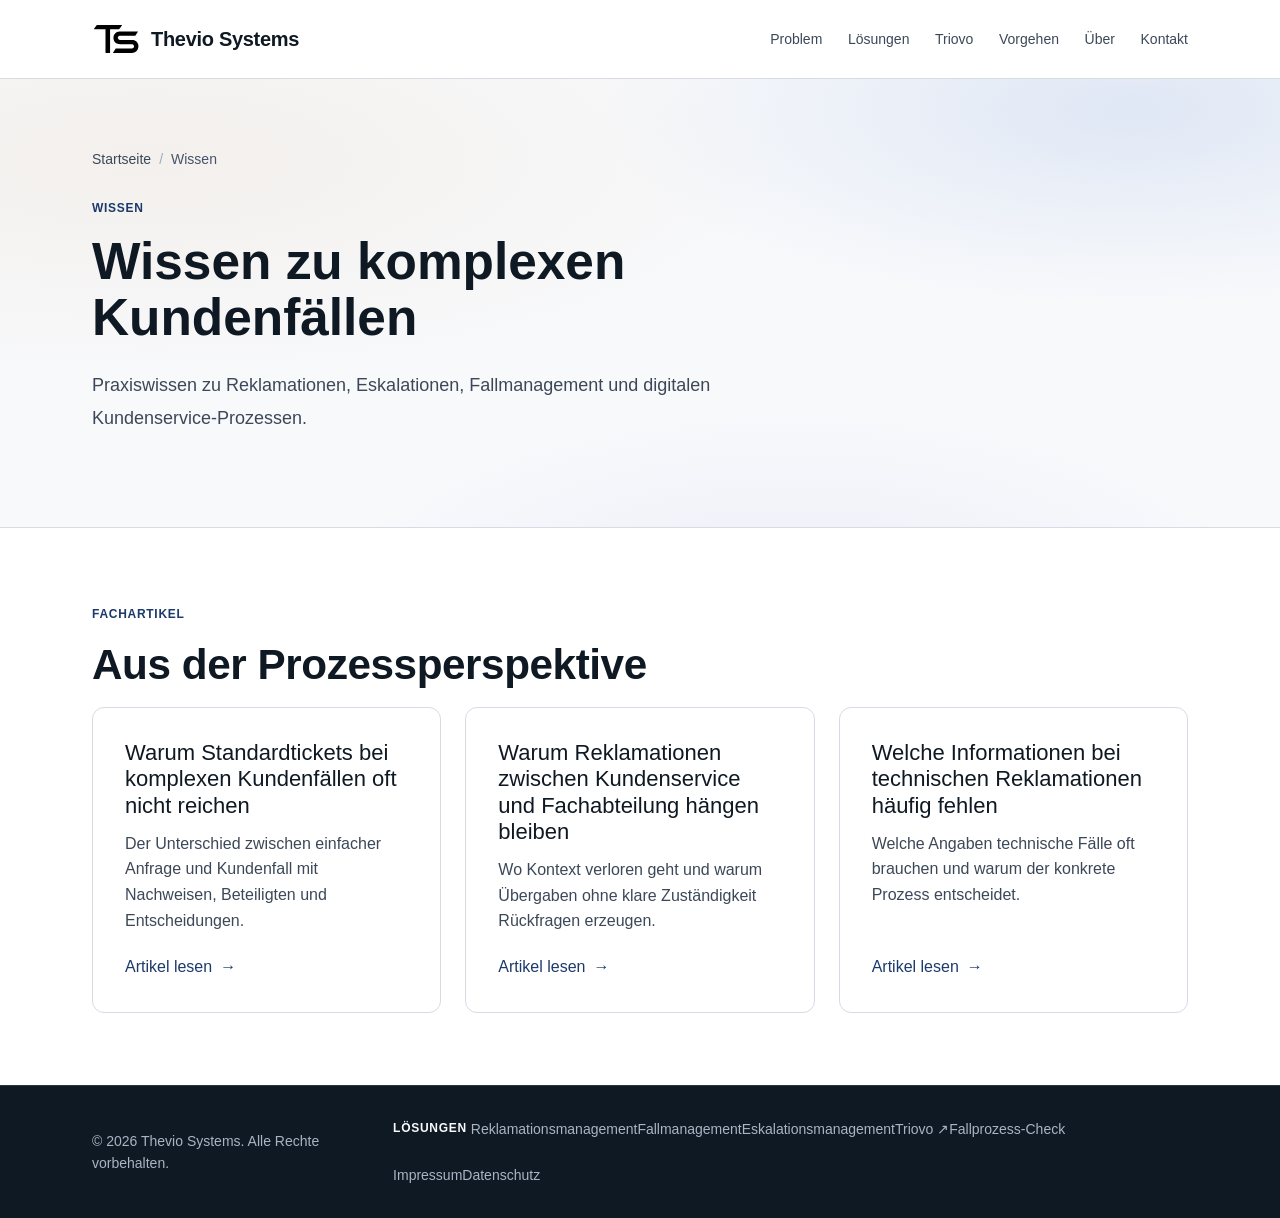
<file: wissen/index.html>
<!DOCTYPE html>
<html lang="de">
<head>
<meta charset="UTF-8" />
<script>document.documentElement.classList.add('js');</script>
<meta name="viewport" content="width=device-width, initial-scale=1.0" />
<meta name="robots" content="index, follow" />
<title>Wissen zu komplexen Kundenfällen | Thevio Systems</title>
<meta name="description" content="Praxiswissen zu Reklamationen, Eskalationen, Fallmanagement und digitalen Kundenservice-Prozessen von Thevio Systems." />
<link rel="canonical" href="https://thevio-systems.de/wissen/" />
<meta property="og:type" content="website" />
<meta property="og:title" content="Wissen zu komplexen Kundenfällen | Thevio Systems" />
<meta property="og:description" content="Praxiswissen zu Reklamationen, Eskalationen, Fallmanagement und digitalen Kundenservice-Prozessen." />
<meta property="og:url" content="https://thevio-systems.de/wissen/" />
<meta property="og:locale" content="de_DE" />
<meta name="twitter:card" content="summary" />
<script type="application/ld+json">
{"@context":"https://schema.org","@type":"BreadcrumbList","@id":"https://thevio-systems.de/wissen/#breadcrumb","itemListElement":[{"@type":"ListItem","position":1,"name":"Startseite","item":"https://thevio-systems.de/"},{"@type":"ListItem","position":2,"name":"Wissen","item":"https://thevio-systems.de/wissen/"}]}
</script>
<link rel="icon" href="/assets/img/thevio-logo.svg" type="image/svg+xml" />
<link rel="stylesheet" href="../assets/css/main.css" />
</head>
<body>
<nav class="site-nav" aria-label="Hauptnavigation"><div class="container"><div class="nav-inner"><a href="/" class="nav-logo"><img src="../assets/img/thevio-logo.svg" alt="" class="nav-logo-icon" width="44" height="44" /><span class="nav-logo-text">Thevio Systems</span></a><ul class="nav-links" role="list"><li><a href="/#zielgruppen">Problem</a></li><li><a href="/#leistungen">Lösungen</a></li><li><a href="/#triovo">Triovo</a></li><li><a href="/#audit">Vorgehen</a></li><li><a href="/#ueber">Über</a></li><li><a href="/#kontakt">Kontakt</a></li></ul><button type="button" class="nav-toggle" id="nav-toggle" aria-expanded="false" aria-controls="nav-mobile" aria-label="Navigation öffnen"><span></span><span></span><span></span></button></div><nav id="nav-mobile" class="nav-mobile" aria-label="Mobile Navigation"><a href="/#zielgruppen">Problem</a><a href="/#leistungen">Lösungen</a><a href="/#triovo">Triovo</a><a href="/#audit">Vorgehen</a><a href="/#ueber">Über</a><a href="/#kontakt">Kontakt</a></nav></div></nav>
<main>
<section class="hero seo-hero" aria-labelledby="hero-heading"><div class="container"><nav class="breadcrumb" aria-label="Breadcrumb"><a href="/">Startseite</a><span>Wissen</span></nav><div class="hero-text"><span class="section-label">Wissen</span><h1 id="hero-heading">Wissen zu komplexen Kundenfällen</h1><p class="hero-sub">Praxiswissen zu Reklamationen, Eskalationen, Fallmanagement und digitalen Kundenservice-Prozessen.</p></div></div></section>
<hr class="section-divider" />
<section class="section section--light" aria-labelledby="artikel-heading"><div class="container"><span class="section-label">Fachartikel</span><h2 id="artikel-heading">Aus der Prozessperspektive</h2><div class="cards-grid"><article class="card topic-card"><h3>Warum Standardtickets bei komplexen Kundenfällen oft nicht reichen</h3><p>Der Unterschied zwischen einfacher Anfrage und Kundenfall mit Nachweisen, Beteiligten und Entscheidungen.</p><a href="warum-standardtickets-bei-komplexen-kundenfaellen-nicht-reichen.html" class="link-arrow">Artikel lesen</a></article><article class="card topic-card"><h3>Warum Reklamationen zwischen Kundenservice und Fachabteilung hängen bleiben</h3><p>Wo Kontext verloren geht und warum Übergaben ohne klare Zuständigkeit Rückfragen erzeugen.</p><a href="reklamationen-zwischen-kundenservice-und-fachabteilung.html" class="link-arrow">Artikel lesen</a></article><article class="card topic-card"><h3>Welche Informationen bei technischen Reklamationen häufig fehlen</h3><p>Welche Angaben technische Fälle oft brauchen und warum der konkrete Prozess entscheidet.</p><a href="technische-reklamationen-fehlende-informationen.html" class="link-arrow">Artikel lesen</a></article></div></div></section>
</main>
<footer class="site-footer"><div class="container"><div class="footer-inner"><p class="footer-copy">&#169; 2026 Thevio Systems. Alle Rechte vorbehalten.</p><div class="footer-nav-groups"><nav class="footer-links footer-link-group" aria-label="Lösungen"><span class="footer-link-group-label">Lösungen</span><a href="../reklamationsmanagement.html">Reklamationsmanagement</a><a href="../fallmanagement-kundenservice.html">Fallmanagement</a><a href="../eskalationsmanagement-kundenservice.html">Eskalationsmanagement</a><a href="https://triovo.org" target="_blank" rel="noopener noreferrer">Triovo ↗</a><a href="../audit.html">Fallprozess-Check</a></nav><nav class="footer-links footer-link-group" aria-label="Rechtliche Links"><a href="../impressum.html">Impressum</a><a href="../datenschutz.html">Datenschutz</a></nav></div></div></div></footer>
<script src="../assets/js/main.js"></script>
</body>
</html>
</file>
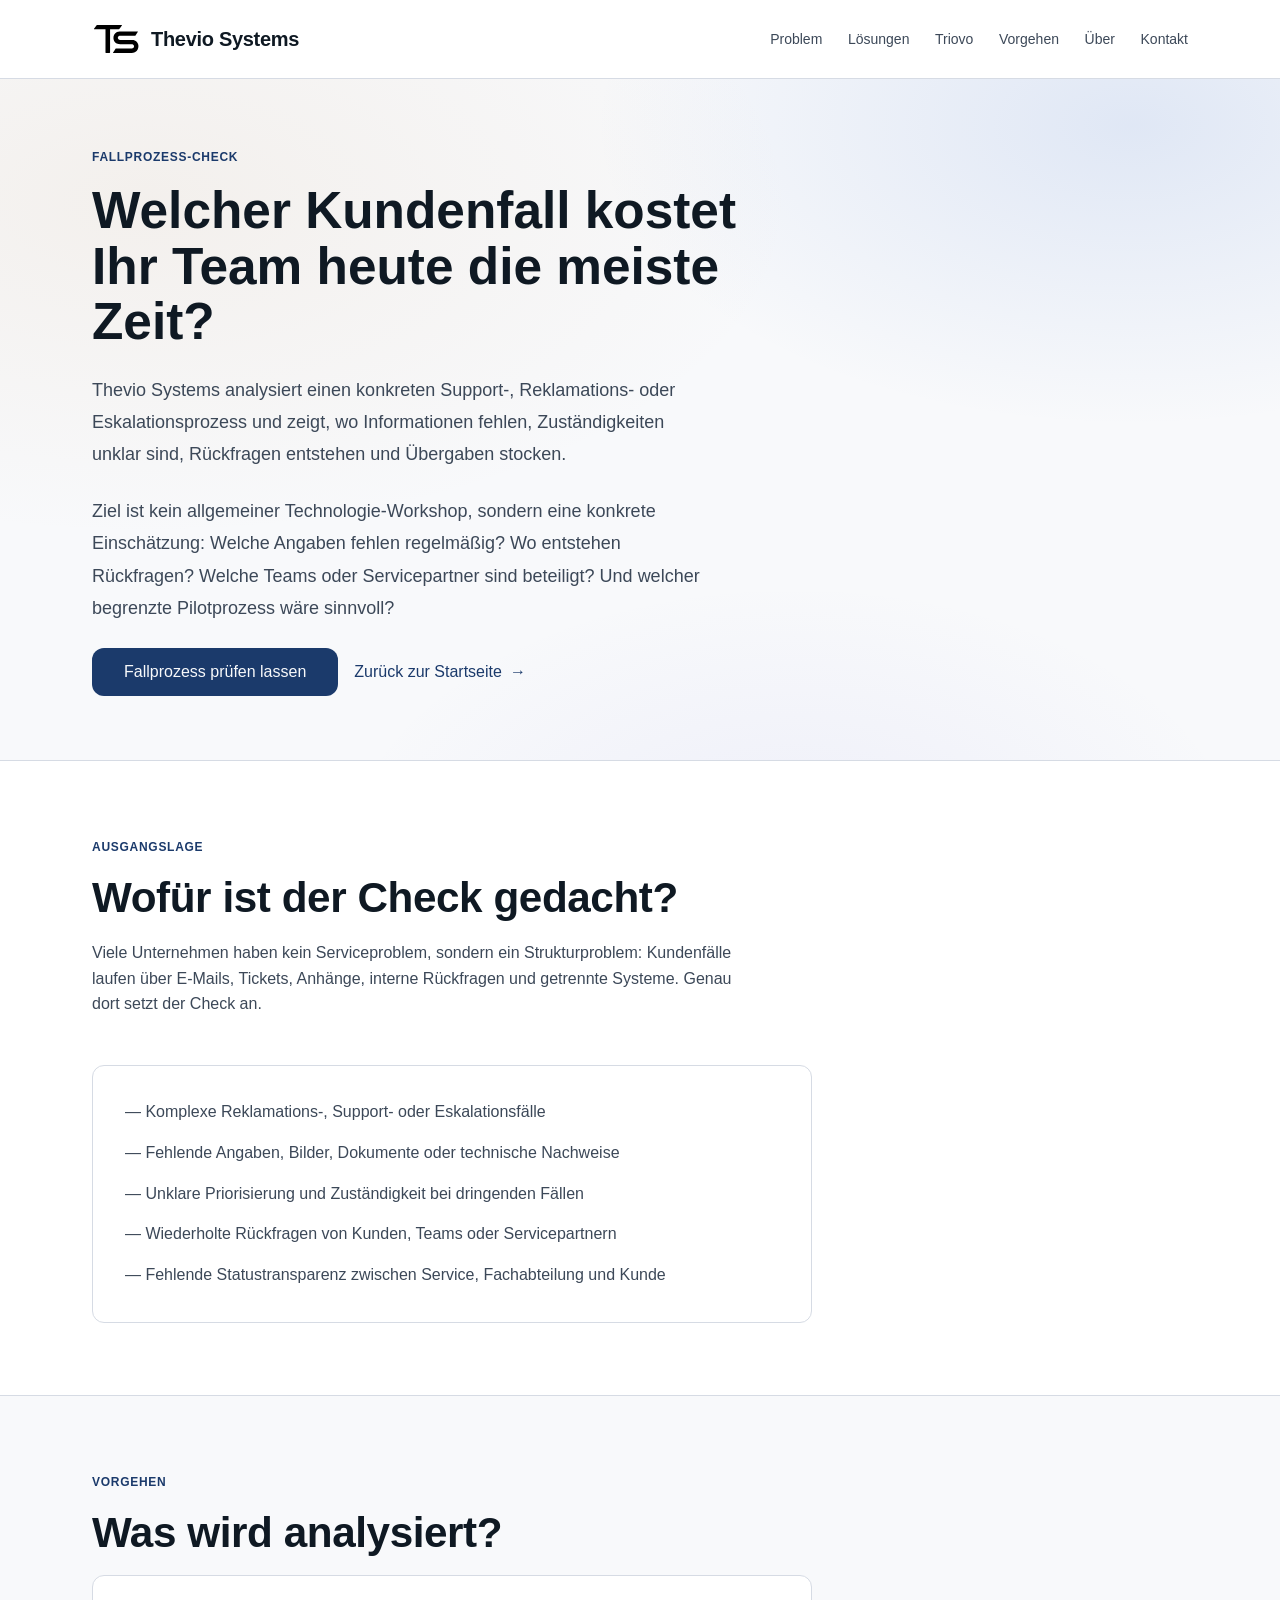
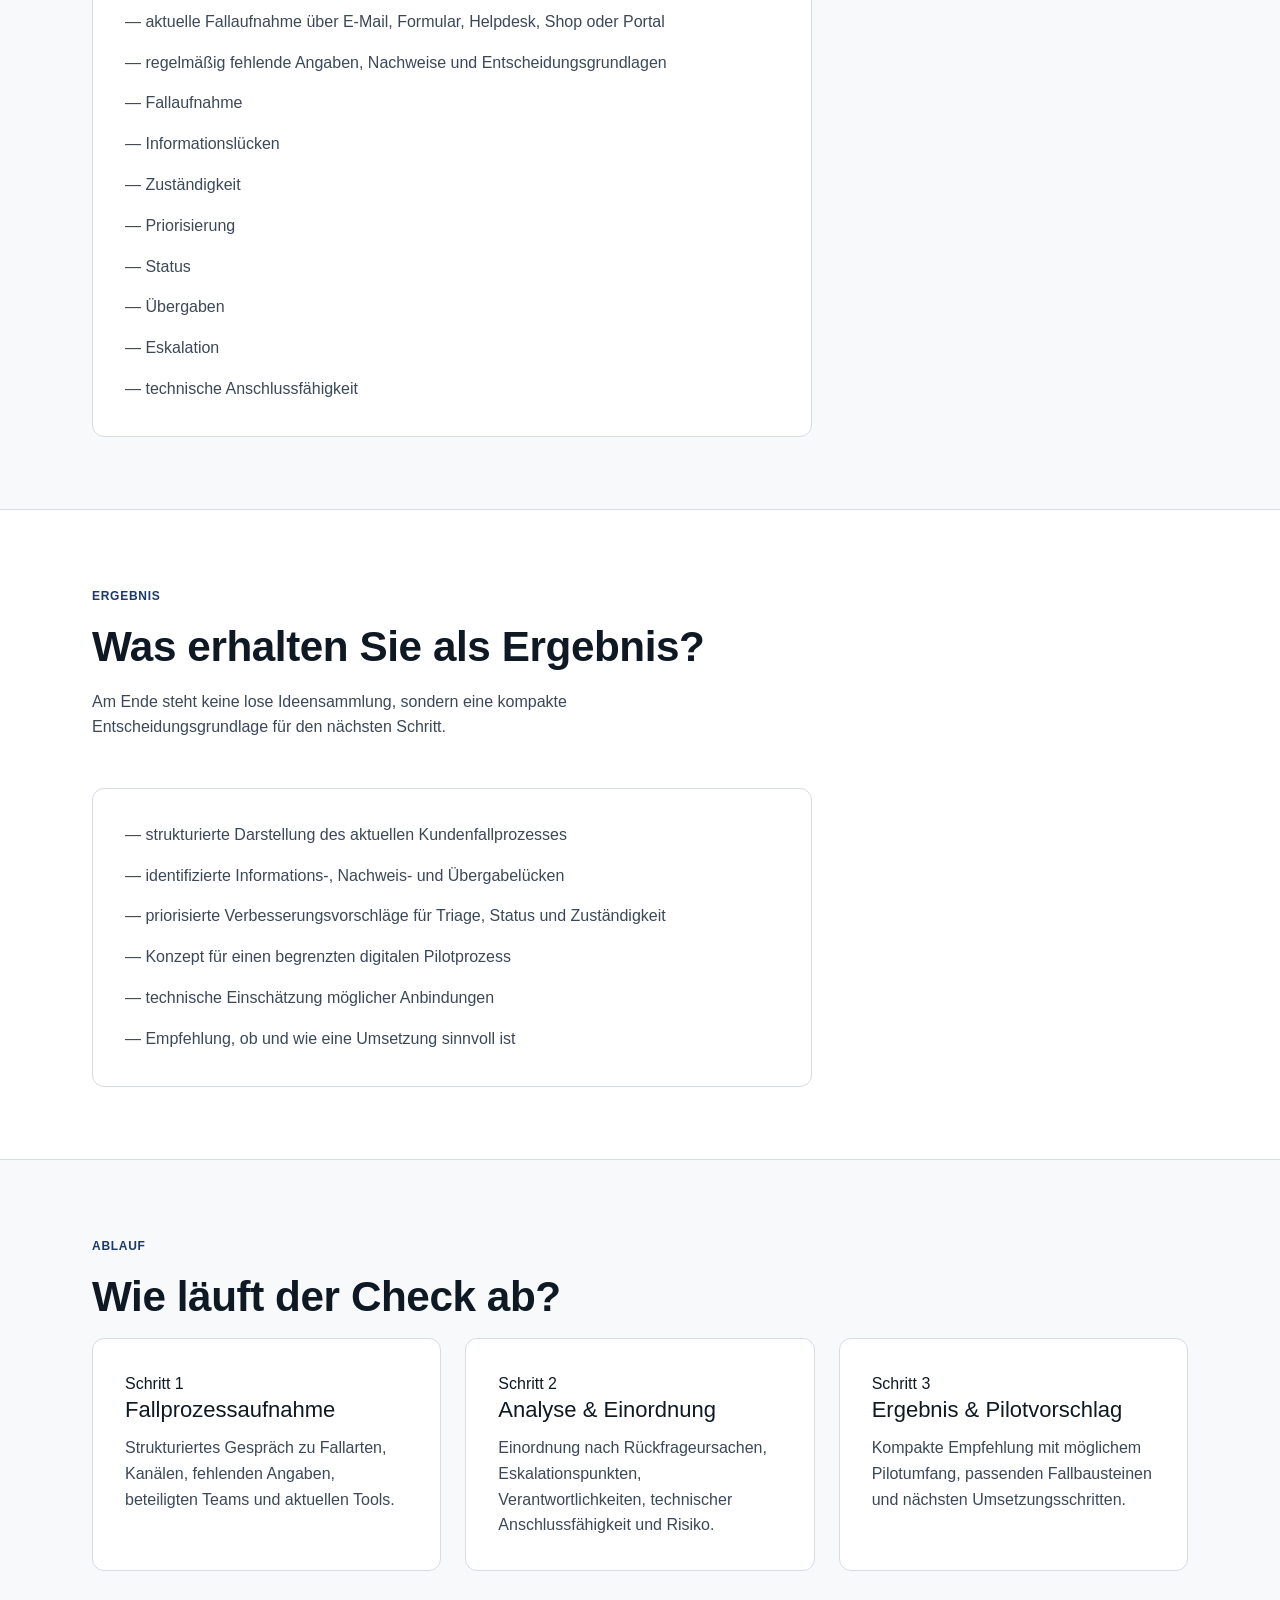
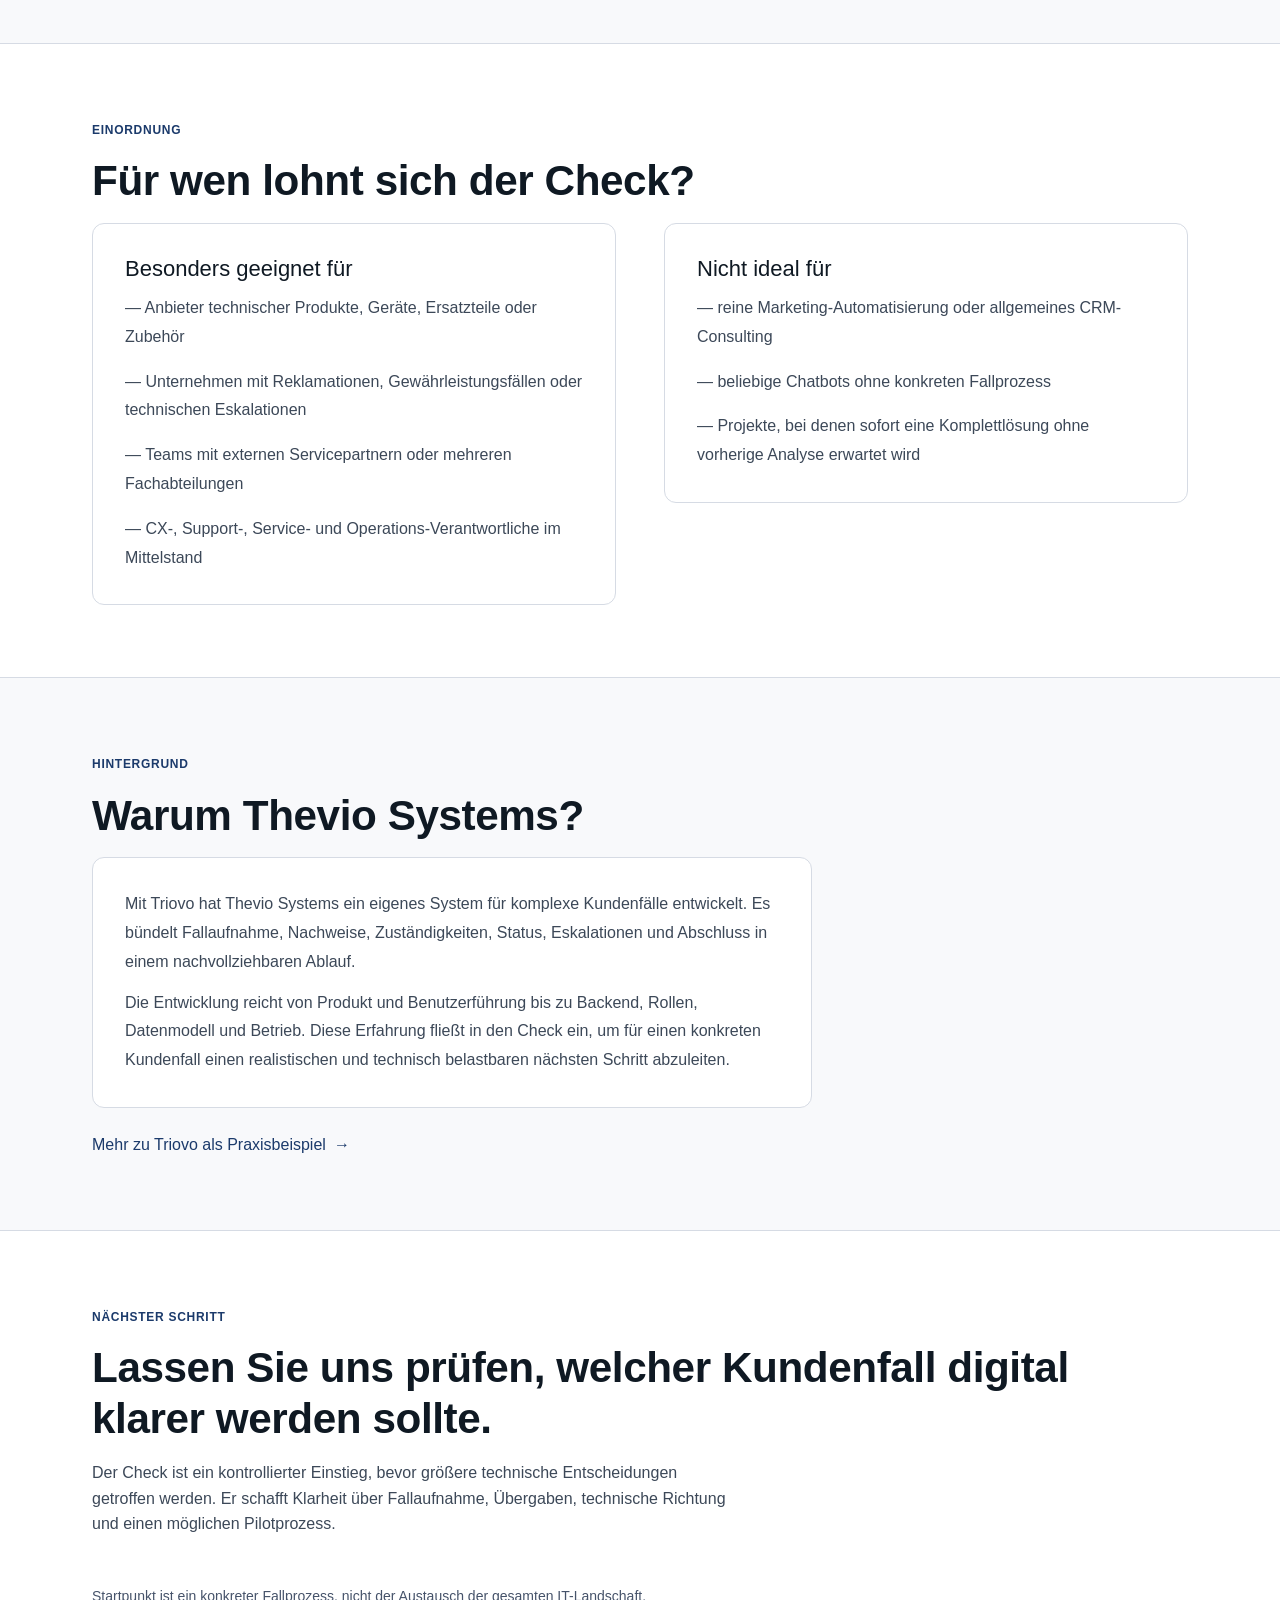
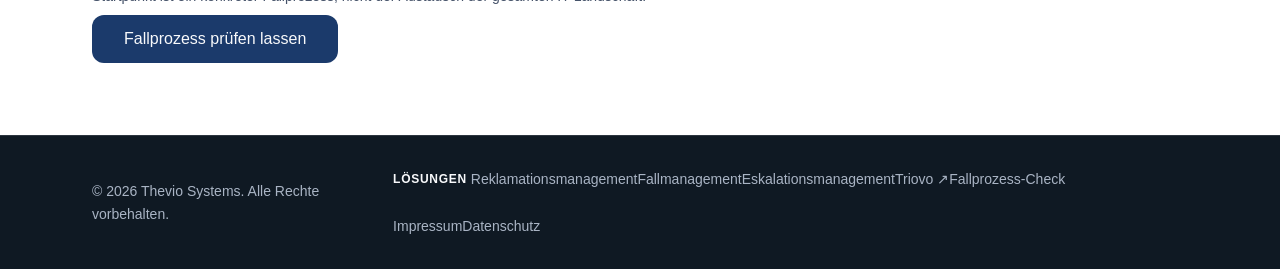
<file: audit.html>
<!DOCTYPE html>
  <html lang="de">
  <head>
    <meta charset="UTF-8" />
    <meta name="viewport" content="width=device-width, initial-scale=1.0" />
    <meta name="robots" content="index, follow" />
    <title>Fallprozess-Check für komplexe Kundenfälle | Thevio Systems</title>
  <meta name="description" content="Der Fallprozess-Check von Thevio Systems analysiert einen konkreten Support-, Reklamations- oder Eskalationsprozess: Informationslücken, Zuständigkeiten, Rückfragen, Übergaben, Status und Eskalationen." />
  <link rel="canonical" href="https://thevio-systems.de/audit.html" />
  <meta property="og:type" content="website" />
    <meta property="og:title" content="Fallprozess-Check für komplexe Kundenfälle | Thevio Systems" />
    <meta property="og:description" content="Analyse komplexer Kundenfälle: Wo fehlen Informationen, wo entstehen Rückfragen und welcher realistische nächste Schritt hilft?" />
    <meta property="og:url" content="https://thevio-systems.de/audit.html" />
    <meta property="og:locale" content="de_DE" />
    <meta name="twitter:card" content="summary" />
    <meta name="twitter:title" content="Fallprozess-Check für komplexe Kundenfälle | Thevio Systems" />
    <meta name="twitter:description" content="Prüfen, wie komplexe Support-, Reklamations- oder Eskalationsfälle strukturierter bis zur Lösung geführt werden können." />
    <script type="application/ld+json">
    {
      "@context": "https://schema.org",
      "@graph": [
        {
          "@type": "Service",
          "@id": "https://thevio-systems.de/audit.html#service",
          "name": "Fallprozess-Check",
          "url": "https://thevio-systems.de/audit.html",
          "provider": {
            "@type": "Organization",
            "name": "Thevio Systems",
            "url": "https://thevio-systems.de/",
            "email": "kontakt@thevio-systems.de"
          },
          "areaServed": ["Deutschland", "DACH"],
          "serviceType": [
            "Fallprozess-Check",
            "Support-Prozessanalyse",
            "Reklamationsprozess Analyse",
            "Kundenfallsteuerung",
            "Status- und Eskalationsanalyse"
          ],
          "description": "Der Fallprozess-Check von Thevio Systems analysiert einen konkreten Support-, Reklamations- oder Eskalationsprozess und zeigt, wo Informationen fehlen, Zuständigkeiten unklar sind, Rückfragen entstehen und Übergaben stocken."
        },
        {
          "@type": "BreadcrumbList",
          "@id": "https://thevio-systems.de/audit.html#breadcrumb",
          "itemListElement": [
            {
              "@type": "ListItem",
              "position": 1,
              "name": "Startseite",
              "item": "https://thevio-systems.de/"
            },
            {
              "@type": "ListItem",
              "position": 2,
              "name": "Fallprozess-Check",
              "item": "https://thevio-systems.de/audit.html"
            }
          ]
        }
      ]
    }
    </script>
    <link rel="icon" href="/assets/img/thevio-logo.svg" type="image/svg+xml" />
    <link rel="stylesheet" href="assets/css/main.css" />
  </head>
  <body>
    <nav class="site-nav" aria-label="Hauptnavigation">
      <div class="container">
        <div class="nav-inner">
          <a href="/" class="nav-logo"><img src="assets/img/thevio-logo.svg" alt="" class="nav-logo-icon" width="40" height="40" /><span class="nav-logo-text">Thevio Systems</span></a>
          <ul class="nav-links" role="list">
            <li><a href="/#zielgruppen">Problem</a></li>
            <li><a href="/#leistungen">Lösungen</a></li>
            <li><a href="/#triovo">Triovo</a></li>
            <li><a href="/#audit">Vorgehen</a></li>
            <li><a href="/#ueber">Über</a></li>
            <li><a href="/#kontakt">Kontakt</a></li>
          </ul>
          <button class="nav-toggle" id="nav-toggle" aria-expanded="false" aria-controls="nav-mobile" aria-label="Navigation öffnen">
            <span></span><span></span><span></span>
          </button>
        </div>
        <nav id="nav-mobile" class="nav-mobile" aria-label="Mobile Navigation">
          <a href="/#zielgruppen">Problem</a>
          <a href="/#leistungen">Lösungen</a>
          <a href="/#triovo">Triovo</a>
          <a href="/#audit">Vorgehen</a>
          <a href="/#ueber">Über</a>
          <a href="/#kontakt">Kontakt</a>
        </nav>
      </div>
    </nav>

    <main>

      <section class="hero" id="audit-hero" aria-labelledby="audit-hero-heading">
        <div class="container">
          <div class="hero-text">
            <span class="section-label">Fallprozess-Check</span>
            <h1 id="audit-hero-heading">
              Welcher Kundenfall kostet Ihr Team heute die meiste Zeit?
          </h1>
          <p class="hero-sub">
            Thevio Systems analysiert einen konkreten Support-, Reklamations-
            oder Eskalationsprozess und zeigt, wo Informationen fehlen,
            Zuständigkeiten unklar sind, Rückfragen entstehen und Übergaben stocken.
          </p>
          <p class="hero-sub">
            Ziel ist kein allgemeiner Technologie-Workshop, sondern eine konkrete Einschätzung:
            Welche Angaben fehlen regelmäßig? Wo entstehen Rückfragen? Welche
            Teams oder Servicepartner sind beteiligt? Und welcher begrenzte
            Pilotprozess wäre sinnvoll?
          </p>
          <div class="hero-actions">
            <a
              href="mailto:kontakt@thevio-systems.de?subject=Fallprozess-Check%20-%20Thevio%20Systems"
              class="btn btn-primary"
              >Fallprozess prüfen lassen</a>
              <a href="/" class="link-arrow">Zurück zur Startseite</a>
            </div>
          </div>
        </div>
      </section>

      <hr class="section-divider" />

      <section class="section section--light" id="wofuer" aria-labelledby="wofuer-heading">
        <div class="container">
          <span class="section-label">Ausgangslage</span>
          <h2 id="wofuer-heading">Wofür ist der Check gedacht?</h2>
          <p class="section-intro">
            Viele Unternehmen haben kein Serviceproblem, sondern ein Strukturproblem:
          Kundenfälle laufen über E-Mails, Tickets, Anhänge, interne Rückfragen
            und getrennte Systeme. Genau dort setzt der Check an.
          </p>
          <div class="card about-content content-card-wide">
            <p>— Komplexe Reklamations-, Support- oder Eskalationsfälle</p>
            <p>— Fehlende Angaben, Bilder, Dokumente oder technische Nachweise</p>
          <p>— Unklare Priorisierung und Zuständigkeit bei dringenden Fällen</p>
          <p>— Wiederholte Rückfragen von Kunden, Teams oder Servicepartnern</p>
            <p>— Fehlende Statustransparenz zwischen Service, Fachabteilung und Kunde</p>
        </div>
      </div>
    </section>

    <hr class="section-divider" />

    <section class="section" id="analyse" aria-labelledby="analyse-heading">
      <div class="container">
        <span class="section-label">Vorgehen</span>
        <h2 id="analyse-heading">Was wird analysiert?</h2>
        <div class="card about-content content-card-wide">
          <p>— aktuelle Fallaufnahme über E-Mail, Formular, Helpdesk, Shop oder Portal</p>
            <p>— regelmäßig fehlende Angaben, Nachweise und Entscheidungsgrundlagen</p>
          <p>— Fallaufnahme</p>
          <p>— Informationslücken</p>
          <p>— Zuständigkeit</p>
          <p>— Priorisierung</p>
          <p>— Status</p>
          <p>— Übergaben</p>
          <p>— Eskalation</p>
          <p>— technische Anschlussfähigkeit</p>
          </div>
        </div>
      </section>

      <hr class="section-divider" />

      <section class="section section--light" id="ergebnis" aria-labelledby="ergebnis-heading">
        <div class="container">
          <span class="section-label">Ergebnis</span>
          <h2 id="ergebnis-heading">Was erhalten Sie als Ergebnis?</h2>
          <p class="section-intro">
            Am Ende steht keine lose Ideensammlung, sondern eine kompakte
          Entscheidungsgrundlage für den nächsten Schritt.
          </p>
          <div class="card about-content content-card-wide">
          <p>— strukturierte Darstellung des aktuellen Kundenfallprozesses</p>
            <p>— identifizierte Informations-, Nachweis- und Übergabelücken</p>
          <p>— priorisierte Verbesserungsvorschläge für Triage, Status und Zuständigkeit</p>
          <p>— Konzept für einen begrenzten digitalen Pilotprozess</p>
          <p>— technische Einschätzung möglicher Anbindungen</p>
            <p>— Empfehlung, ob und wie eine Umsetzung sinnvoll ist</p>
        </div>
      </div>
    </section>

      <hr class="section-divider" />

      <section class="section" id="ablauf" aria-labelledby="ablauf-heading">
        <div class="container">
          <span class="section-label">Ablauf</span>
          <h2 id="ablauf-heading">Wie läuft der Check ab?</h2>
          <div class="cards-grid">
            <article class="card">
              <span class="triovo-block-label">Schritt 1</span>
              <h3>Fallprozessaufnahme</h3>
              <p>
                Strukturiertes Gespräch zu Fallarten, Kanälen, fehlenden
                Angaben, beteiligten Teams und aktuellen Tools.
              </p>
            </article>
            <article class="card">
              <span class="triovo-block-label">Schritt 2</span>
              <h3>Analyse & Einordnung</h3>
              <p>
                Einordnung nach Rückfrageursachen, Eskalationspunkten,
                Verantwortlichkeiten, technischer Anschlussfähigkeit und Risiko.
              </p>
            </article>
            <article class="card">
              <span class="triovo-block-label">Schritt 3</span>
              <h3>Ergebnis & Pilotvorschlag</h3>
              <p>
                Kompakte Empfehlung mit möglichem Pilotumfang, passenden
                Fallbausteinen und nächsten Umsetzungsschritten.
              </p>
            </article>
          </div>
        </div>
      </section>

      <hr class="section-divider" />

      <section class="section section--light" id="zielgruppe-audit" aria-labelledby="zielgruppe-audit-heading">
        <div class="container">
          <span class="section-label">Einordnung</span>
          <h2 id="zielgruppe-audit-heading">Für wen lohnt sich der Check?</h2>
        <div class="about-layout">
          <div class="card">
            <h3>Besonders geeignet für</h3>
            <div class="about-content">
              <p>— Anbieter technischer Produkte, Geräte, Ersatzteile oder Zubehör</p>
                <p>— Unternehmen mit Reklamationen, Gewährleistungsfällen oder technischen Eskalationen</p>
                <p>— Teams mit externen Servicepartnern oder mehreren Fachabteilungen</p>
              <p>— CX-, Support-, Service- und Operations-Verantwortliche im Mittelstand</p>
            </div>
          </div>
          <div class="card">
              <h3>Nicht ideal für</h3>
              <div class="about-content">
                <p>— reine Marketing-Automatisierung oder allgemeines CRM-Consulting</p>
                <p>— beliebige Chatbots ohne konkreten Fallprozess</p>
                <p>— Projekte, bei denen sofort eine Komplettlösung ohne vorherige Analyse erwartet wird</p>
            </div>
          </div>
        </div>
        </div>
      </section>

      <hr class="section-divider" />

      <section class="section" id="warum-audit" aria-labelledby="warum-audit-heading">
        <div class="container">
          <span class="section-label">Hintergrund</span>
          <h2 id="warum-audit-heading">Warum Thevio Systems?</h2>
        <div class="card about-content content-card-wide">
          <p>
            Mit Triovo hat Thevio Systems ein eigenes System für komplexe
            Kundenfälle entwickelt. Es bündelt Fallaufnahme, Nachweise,
            Zuständigkeiten, Status, Eskalationen und Abschluss in einem
            nachvollziehbaren Ablauf.
            </p>
          <p>
            Die Entwicklung reicht von Produkt und Benutzerführung bis zu
            Backend, Rollen, Datenmodell und Betrieb. Diese Erfahrung fließt in
            den Check ein, um für einen konkreten Kundenfall einen realistischen
            und technisch belastbaren nächsten Schritt abzuleiten.
            </p>
          </div>
          <p class="card-link-gap">
            <a href="/#triovo" class="link-arrow">Mehr zu Triovo als Praxisbeispiel</a>
          </p>
        </div>
      </section>

      <hr class="section-divider" />

      <section class="section section--light" id="naechster-schritt" aria-labelledby="naechster-schritt-heading">
        <div class="container">
          <span class="section-label">Nächster Schritt</span>
        <h2 id="naechster-schritt-heading">
          Lassen Sie uns prüfen, welcher Kundenfall digital klarer werden sollte.
        </h2>
        <p class="section-intro">
          Der Check ist ein kontrollierter Einstieg, bevor größere technische
          Entscheidungen getroffen werden. Er schafft Klarheit über Fallaufnahme,
          Übergaben, technische Richtung und einen möglichen Pilotprozess.
          </p>
          <p class="contact-note">
            Startpunkt ist ein konkreter Fallprozess, nicht der Austausch der
          gesamten IT-Landschaft.
          </p>
          <a
            href="mailto:kontakt@thevio-systems.de?subject=Fallprozess-Check%20-%20Thevio%20Systems"
            class="btn btn-primary contact-cta"
          >Fallprozess prüfen lassen</a>
        </div>
      </section>

    </main>

    <footer class="site-footer">
      <div class="container">
        <div class="footer-inner">
          <p class="footer-copy">&#169; 2026 Thevio Systems. Alle Rechte vorbehalten.</p>
        <div class="footer-nav-groups">
          <nav class="footer-links footer-link-group" aria-label="Lösungen">
            <span class="footer-link-group-label">Lösungen</span>
            <a href="reklamationsmanagement.html">Reklamationsmanagement</a>
            <a href="fallmanagement-kundenservice.html">Fallmanagement</a>
            <a href="eskalationsmanagement-kundenservice.html">Eskalationsmanagement</a>
            <a href="https://triovo.org" target="_blank" rel="noopener noreferrer">Triovo ↗</a>
            <a href="audit.html">Fallprozess-Check</a>
          </nav>
          <nav class="footer-links footer-link-group" aria-label="Rechtliche Links">
            <a href="impressum.html">Impressum</a>
            <a href="datenschutz.html">Datenschutz</a>
          </nav>
        </div>
        </div>
      </div>
    </footer>

    <script src="assets/js/main.js"></script>
  </body>
  </html>
</file>
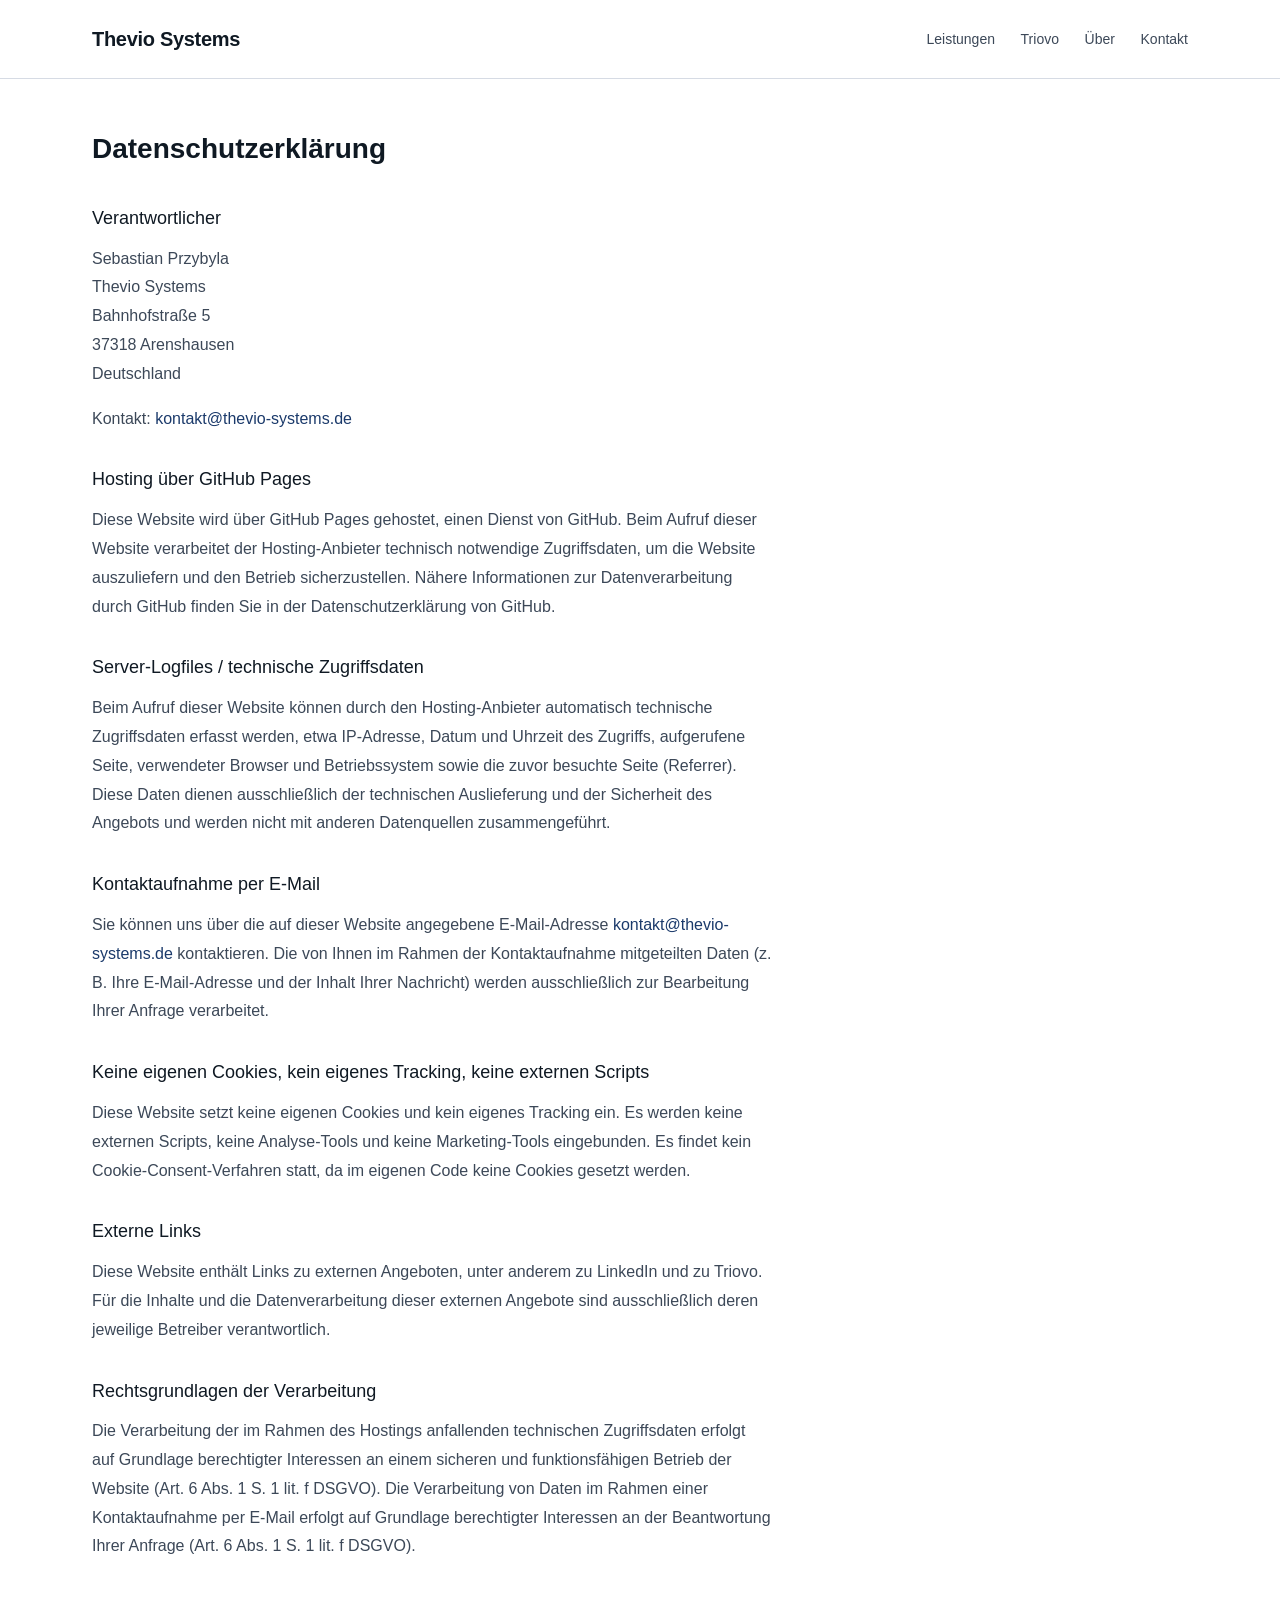
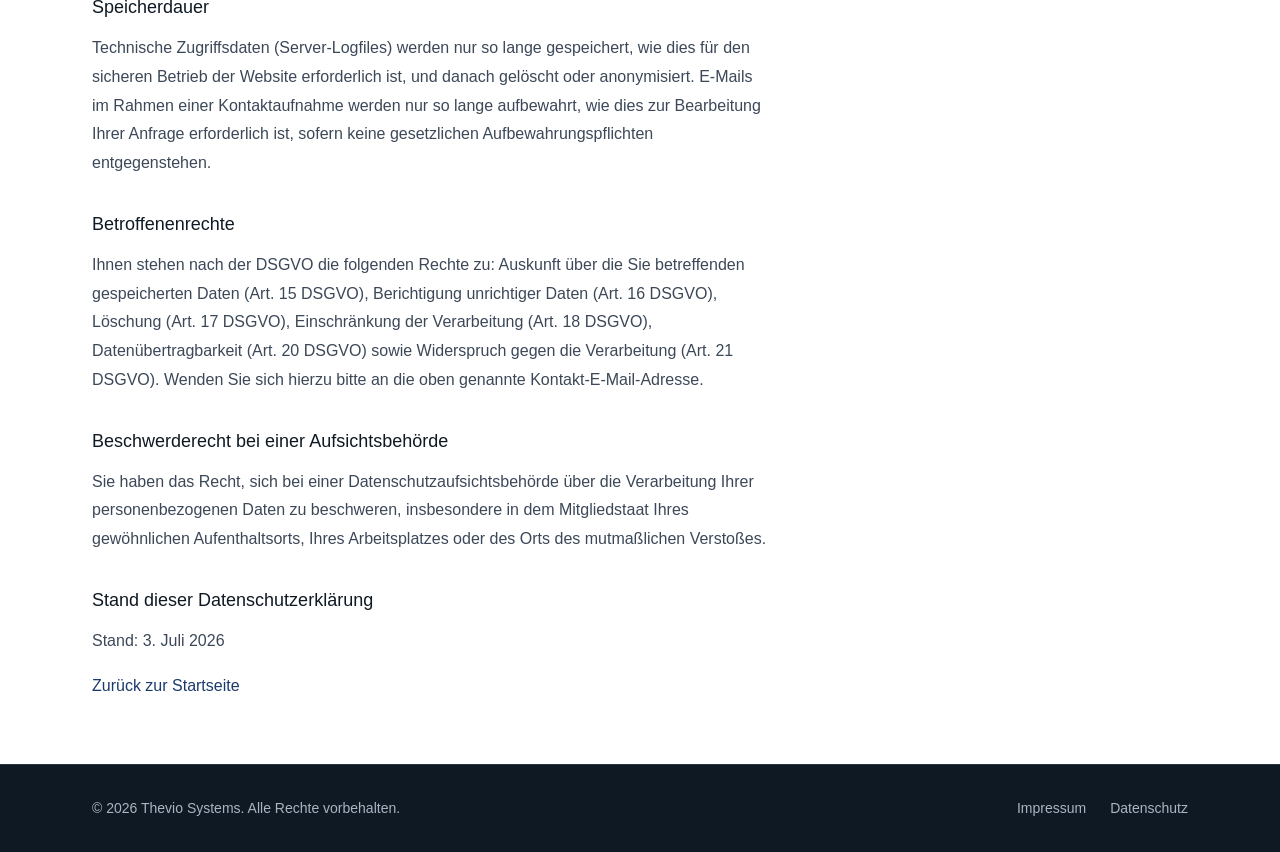
<file: datenschutz.html>
<!DOCTYPE html>
<html lang="de">
<head>
<meta charset="UTF-8" />
<meta name="viewport" content="width=device-width, initial-scale=1.0" />
<meta name="robots" content="noindex, nofollow" />
<!-- noindex bleibt aktiv — auch nach Go-Live empfohlen für Datenschutz -->
<title>Datenschutz — Thevio Systems</title>
<link rel="stylesheet" href="assets/css/main.css" />
</head>
<body>
<nav class="site-nav" aria-label="Hauptnavigation">
<div class="container">
<div class="nav-inner">
<a href="index.html" class="nav-logo">Thevio Systems</a>
<ul class="nav-links" role="list">
<li><a href="index.html#leistungen">Leistungen</a></li>
<li><a href="index.html#triovo">Triovo</a></li>
<li><a href="index.html#ueber">Über</a></li>
<li><a href="index.html#kontakt">Kontakt</a></li>
</ul>
<button class="nav-toggle" id="nav-toggle" aria-expanded="false" aria-controls="nav-mobile" aria-label="Navigation öffnen">
<span></span><span></span><span></span>
</button>
</div>
<nav id="nav-mobile" class="nav-mobile" aria-label="Mobile Navigation">
<a href="index.html#leistungen">Leistungen</a>
<a href="index.html#triovo">Triovo</a>
<a href="index.html#ueber">Über</a>
<a href="index.html#kontakt">Kontakt</a>
</nav>
</div>
</nav>
<main class="legal-page">
<div class="container">

<h1>Datenschutzerklärung</h1>

<h2>Verantwortlicher</h2>

<p>
Sebastian Przybyla<br />
Thevio Systems<br />
Bahnhofstraße 5<br />
37318 Arenshausen<br />
Deutschland
</p>

<p>Kontakt: <a href="mailto:kontakt@thevio-systems.de">kontakt@thevio-systems.de</a></p>

<h2>Hosting über GitHub Pages</h2>

<p>Diese Website wird über GitHub Pages gehostet, einen Dienst von GitHub. Beim Aufruf dieser Website verarbeitet der Hosting-Anbieter technisch notwendige Zugriffsdaten, um die Website auszuliefern und den Betrieb sicherzustellen. Nähere Informationen zur Datenverarbeitung durch GitHub finden Sie in der Datenschutzerklärung von GitHub.</p>

<h2>Server-Logfiles / technische Zugriffsdaten</h2>

<p>Beim Aufruf dieser Website können durch den Hosting-Anbieter automatisch technische Zugriffsdaten erfasst werden, etwa IP-Adresse, Datum und Uhrzeit des Zugriffs, aufgerufene Seite, verwendeter Browser und Betriebssystem sowie die zuvor besuchte Seite (Referrer). Diese Daten dienen ausschließlich der technischen Auslieferung und der Sicherheit des Angebots und werden nicht mit anderen Datenquellen zusammengeführt.</p>

<h2>Kontaktaufnahme per E-Mail</h2>

<p>Sie können uns über die auf dieser Website angegebene E-Mail-Adresse <a href="mailto:kontakt@thevio-systems.de">kontakt@thevio-systems.de</a> kontaktieren. Die von Ihnen im Rahmen der Kontaktaufnahme mitgeteilten Daten (z. B. Ihre E-Mail-Adresse und der Inhalt Ihrer Nachricht) werden ausschließlich zur Bearbeitung Ihrer Anfrage verarbeitet.</p>

<h2>Keine eigenen Cookies, kein eigenes Tracking, keine externen Scripts</h2>

<p>Diese Website setzt keine eigenen Cookies und kein eigenes Tracking ein. Es werden keine externen Scripts, keine Analyse-Tools und keine Marketing-Tools eingebunden. Es findet kein Cookie-Consent-Verfahren statt, da im eigenen Code keine Cookies gesetzt werden.</p>

<h2>Externe Links</h2>

<p>Diese Website enthält Links zu externen Angeboten, unter anderem zu LinkedIn und zu Triovo. Für die Inhalte und die Datenverarbeitung dieser externen Angebote sind ausschließlich deren jeweilige Betreiber verantwortlich.</p>

<h2>Rechtsgrundlagen der Verarbeitung</h2>

<p>Die Verarbeitung der im Rahmen des Hostings anfallenden technischen Zugriffsdaten erfolgt auf Grundlage berechtigter Interessen an einem sicheren und funktionsfähigen Betrieb der Website (Art. 6 Abs. 1 S. 1 lit. f DSGVO). Die Verarbeitung von Daten im Rahmen einer Kontaktaufnahme per E-Mail erfolgt auf Grundlage berechtigter Interessen an der Beantwortung Ihrer Anfrage (Art. 6 Abs. 1 S. 1 lit. f DSGVO).</p>

<h2>Speicherdauer</h2>

<p>Technische Zugriffsdaten (Server-Logfiles) werden nur so lange gespeichert, wie dies für den sicheren Betrieb der Website erforderlich ist, und danach gelöscht oder anonymisiert. E-Mails im Rahmen einer Kontaktaufnahme werden nur so lange aufbewahrt, wie dies zur Bearbeitung Ihrer Anfrage erforderlich ist, sofern keine gesetzlichen Aufbewahrungspflichten entgegenstehen.</p>

<h2>Betroffenenrechte</h2>

<p>Ihnen stehen nach der DSGVO die folgenden Rechte zu: Auskunft über die Sie betreffenden gespeicherten Daten (Art. 15 DSGVO), Berichtigung unrichtiger Daten (Art. 16 DSGVO), Löschung (Art. 17 DSGVO), Einschränkung der Verarbeitung (Art. 18 DSGVO), Datenübertragbarkeit (Art. 20 DSGVO) sowie Widerspruch gegen die Verarbeitung (Art. 21 DSGVO). Wenden Sie sich hierzu bitte an die oben genannte Kontakt-E-Mail-Adresse.</p>

<h2>Beschwerderecht bei einer Aufsichtsbehörde</h2>

<p>Sie haben das Recht, sich bei einer Datenschutzaufsichtsbehörde über die Verarbeitung Ihrer personenbezogenen Daten zu beschweren, insbesondere in dem Mitgliedstaat Ihres gewöhnlichen Aufenthaltsorts, Ihres Arbeitsplatzes oder des Orts des mutmaßlichen Verstoßes.</p>

<h2>Stand dieser Datenschutzerklärung</h2>

<p>Stand: 3. Juli 2026</p>

<p><a href="index.html">Zurück zur Startseite</a></p>

</div>
</main>
<footer class="site-footer">
<div class="container">
<div class="footer-inner">
<p class="footer-copy">&#169; 2026 Thevio Systems. Alle Rechte vorbehalten.</p>
<nav class="footer-links" aria-label="Rechtliche Links">
<a href="impressum.html">Impressum</a>
<a href="datenschutz.html">Datenschutz</a>
</nav>
</div>
</div>
</footer>
<script src="assets/js/main.js"></script>
</body>
</html>
</file>
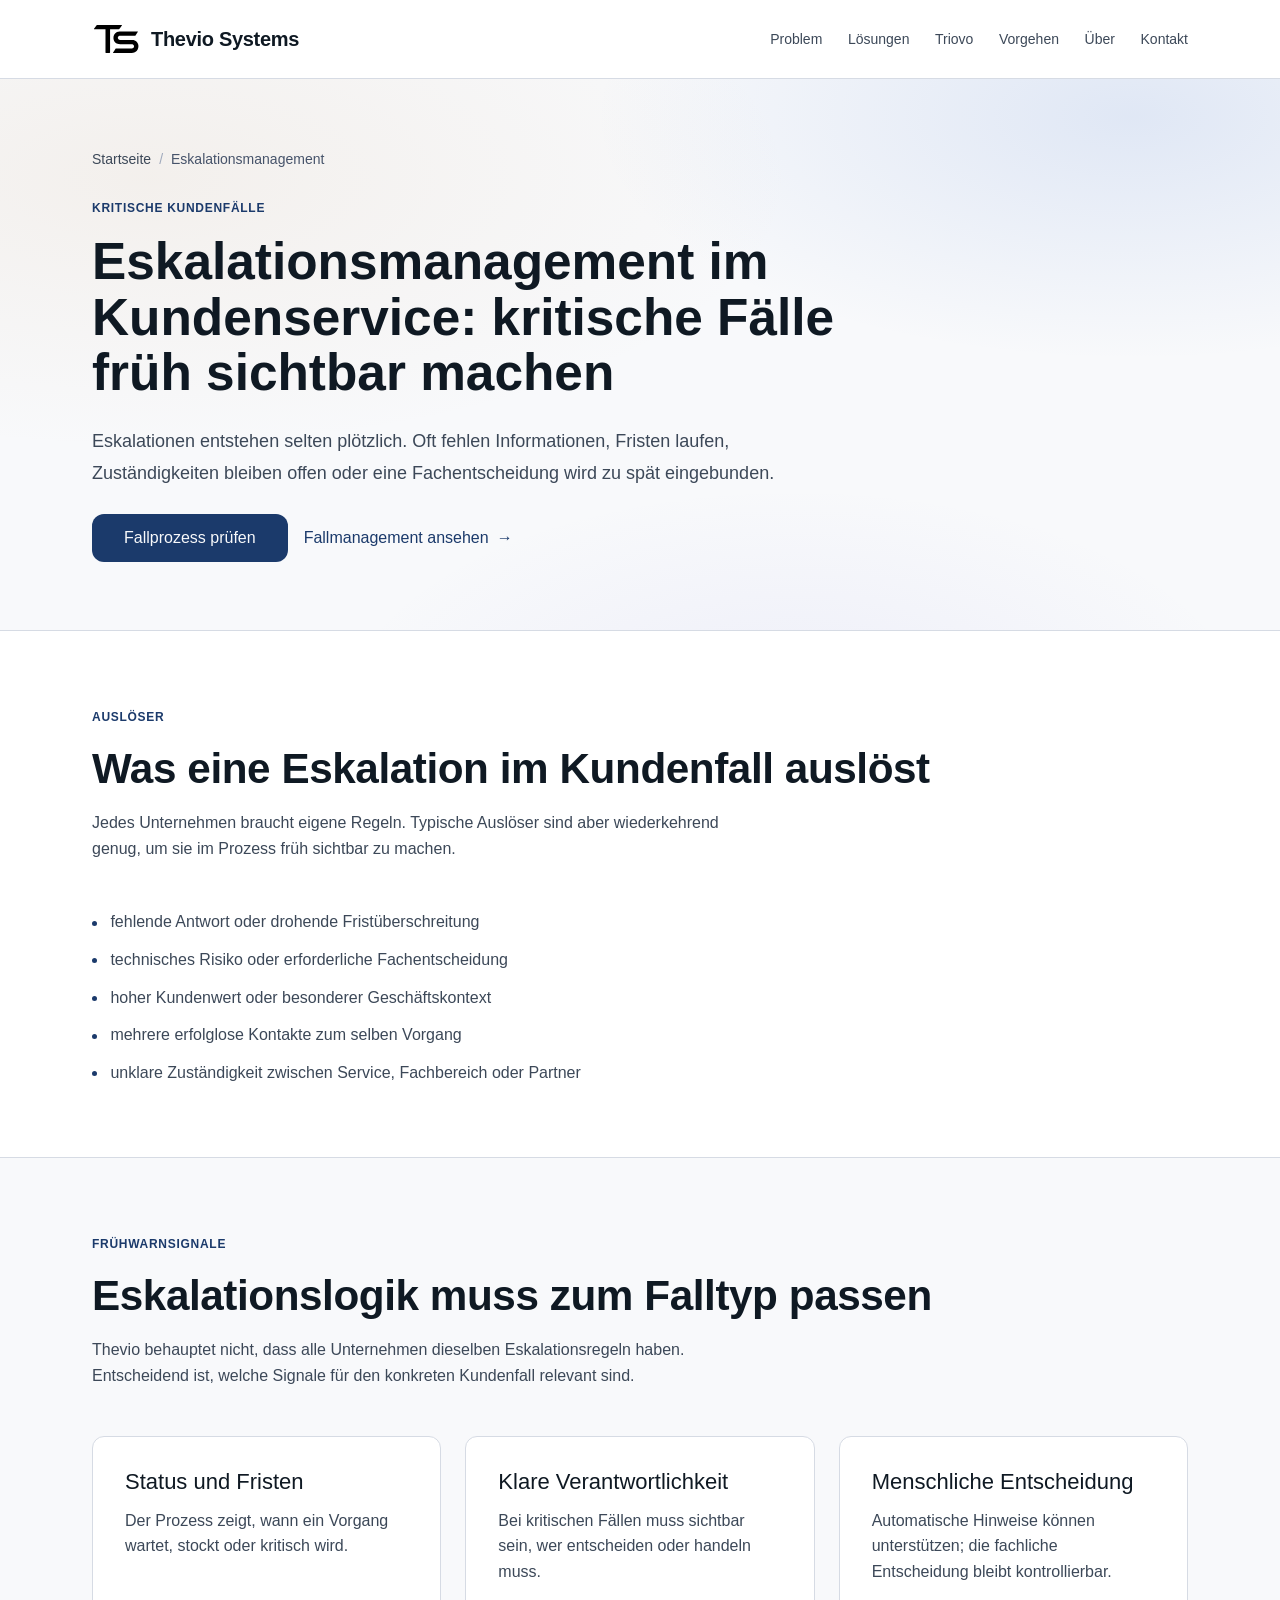
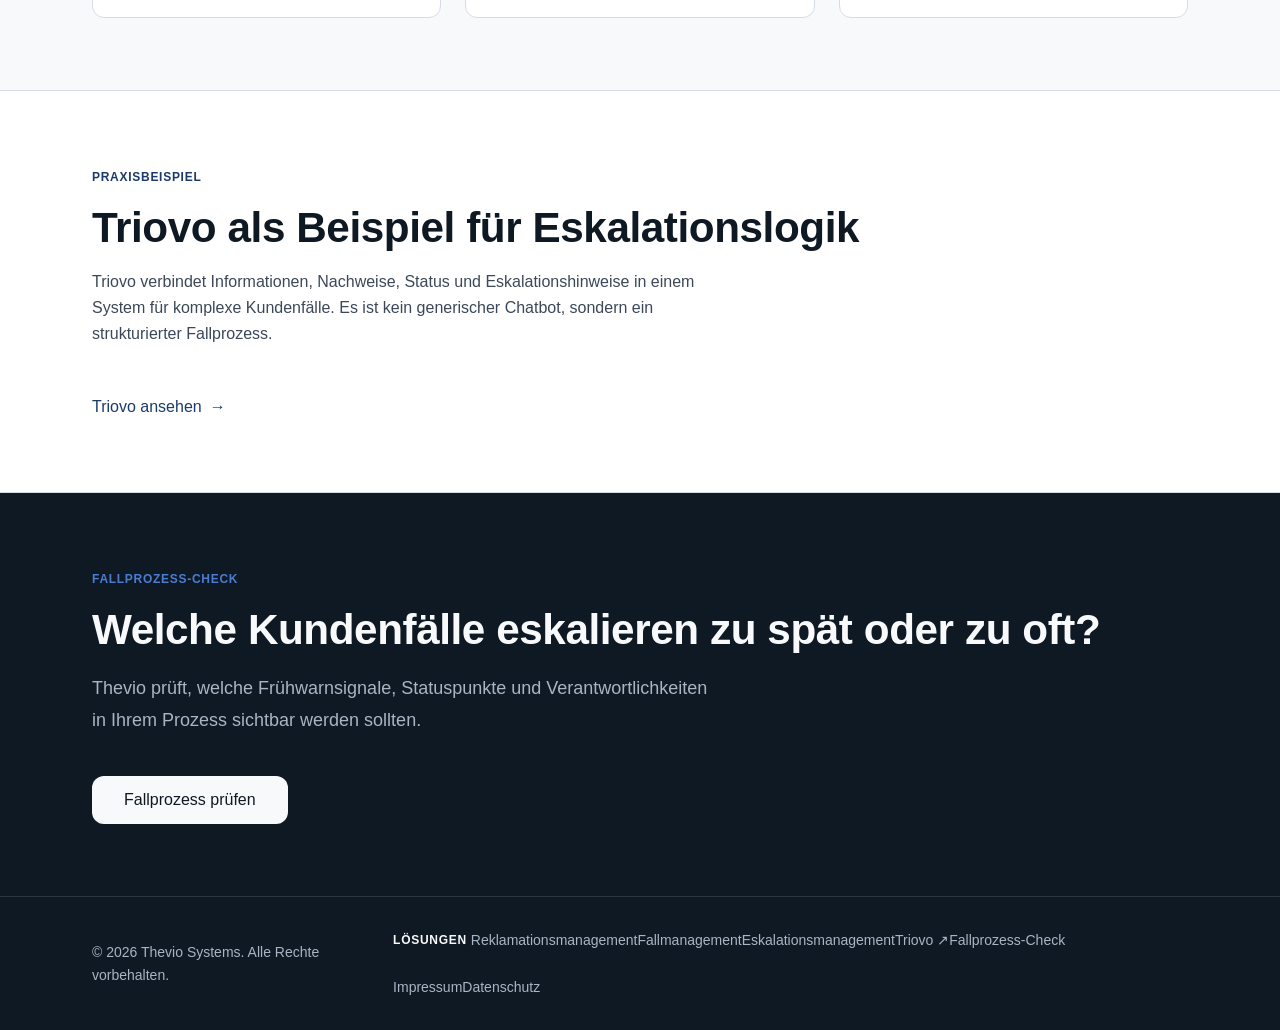
<file: eskalationsmanagement-kundenservice.html>
<!DOCTYPE html>
<html lang="de">
<head>
<meta charset="UTF-8" />
<script>document.documentElement.classList.add('js');</script>
<meta name="viewport" content="width=device-width, initial-scale=1.0" />
<meta name="robots" content="index, follow" />
<title>Eskalationsmanagement im Kundenservice | Thevio Systems</title>
<meta name="description" content="Thevio Systems hilft, kritische Kundenfälle früh sichtbar zu machen: mit passender Eskalationslogik, Verantwortlichkeit, Status und Fristen." />
<link rel="canonical" href="https://thevio-systems.de/eskalationsmanagement-kundenservice.html" />
<meta property="og:type" content="website" />
<meta property="og:title" content="Eskalationsmanagement im Kundenservice | Thevio Systems" />
<meta property="og:description" content="Kritische Kundenfälle früh sichtbar machen: Eskalationslogik, Verantwortlichkeit, Status und Fristen passend zum Falltyp." />
<meta property="og:url" content="https://thevio-systems.de/eskalationsmanagement-kundenservice.html" />
<meta property="og:locale" content="de_DE" />
<meta name="twitter:card" content="summary" />
<meta name="twitter:title" content="Eskalationsmanagement im Kundenservice | Thevio Systems" />
<meta name="twitter:description" content="Thevio Systems strukturiert Eskalationsmanagement für komplexe Kundenfälle." />
<script type="application/ld+json">
{"@context":"https://schema.org","@graph":[{"@type":"Service","@id":"https://thevio-systems.de/eskalationsmanagement-kundenservice.html#service","name":"Eskalationsmanagement im Kundenservice","url":"https://thevio-systems.de/eskalationsmanagement-kundenservice.html","provider":{"@type":"Organization","name":"Thevio Systems","url":"https://thevio-systems.de/"},"areaServed":["Deutschland","DACH"],"serviceType":["Eskalationsmanagement","Kundenfallsteuerung","Fallprozess-Check"],"description":"Thevio Systems hilft Unternehmen, kritische Kundenfälle durch passende Eskalationslogik, klare Verantwortlichkeit, Status und Fristen früher sichtbar zu machen."},{"@type":"BreadcrumbList","@id":"https://thevio-systems.de/eskalationsmanagement-kundenservice.html#breadcrumb","itemListElement":[{"@type":"ListItem","position":1,"name":"Startseite","item":"https://thevio-systems.de/"},{"@type":"ListItem","position":2,"name":"Eskalationsmanagement","item":"https://thevio-systems.de/eskalationsmanagement-kundenservice.html"}]}]}
</script>
<link rel="icon" href="/assets/img/thevio-logo.svg" type="image/svg+xml" />
<link rel="stylesheet" href="assets/css/main.css" />
</head>
<body>
<nav class="site-nav" aria-label="Hauptnavigation"><div class="container"><div class="nav-inner"><a href="/" class="nav-logo"><img src="assets/img/thevio-logo.svg" alt="" class="nav-logo-icon" width="44" height="44" /><span class="nav-logo-text">Thevio Systems</span></a><ul class="nav-links" role="list"><li><a href="/#zielgruppen">Problem</a></li><li><a href="/#leistungen">Lösungen</a></li><li><a href="/#triovo">Triovo</a></li><li><a href="/#audit">Vorgehen</a></li><li><a href="/#ueber">Über</a></li><li><a href="/#kontakt">Kontakt</a></li></ul><button type="button" class="nav-toggle" id="nav-toggle" aria-expanded="false" aria-controls="nav-mobile" aria-label="Navigation öffnen"><span></span><span></span><span></span></button></div><nav id="nav-mobile" class="nav-mobile" aria-label="Mobile Navigation"><a href="/#zielgruppen">Problem</a><a href="/#leistungen">Lösungen</a><a href="/#triovo">Triovo</a><a href="/#audit">Vorgehen</a><a href="/#ueber">Über</a><a href="/#kontakt">Kontakt</a></nav></div></nav>
<main>
<section class="hero seo-hero" aria-labelledby="hero-heading"><div class="container"><nav class="breadcrumb" aria-label="Breadcrumb"><a href="/">Startseite</a><span>Eskalationsmanagement</span></nav><div class="hero-text"><span class="section-label">Kritische Kundenfälle</span><h1 id="hero-heading">Eskalationsmanagement im Kundenservice: kritische Fälle früh sichtbar machen</h1><p class="hero-sub">Eskalationen entstehen selten plötzlich. Oft fehlen Informationen, Fristen laufen, Zuständigkeiten bleiben offen oder eine Fachentscheidung wird zu spät eingebunden.</p><div class="hero-actions"><a href="audit.html" class="btn btn-primary">Fallprozess prüfen</a><a href="fallmanagement-kundenservice.html" class="link-arrow">Fallmanagement ansehen</a></div></div></div></section>
<hr class="section-divider" />
<section class="section section--light" id="ausloeser" aria-labelledby="ausloeser-heading"><div class="container"><span class="section-label">Auslöser</span><h2 id="ausloeser-heading">Was eine Eskalation im Kundenfall auslöst</h2><p class="section-intro">Jedes Unternehmen braucht eigene Regeln. Typische Auslöser sind aber wiederkehrend genug, um sie im Prozess früh sichtbar zu machen.</p><ul class="content-list"><li>fehlende Antwort oder drohende Fristüberschreitung</li><li>technisches Risiko oder erforderliche Fachentscheidung</li><li>hoher Kundenwert oder besonderer Geschäftskontext</li><li>mehrere erfolglose Kontakte zum selben Vorgang</li><li>unklare Zuständigkeit zwischen Service, Fachbereich oder Partner</li></ul></div></section>
<hr class="section-divider" />
<section class="section" id="frueh" aria-labelledby="frueh-heading"><div class="container"><span class="section-label">Frühwarnsignale</span><h2 id="frueh-heading">Eskalationslogik muss zum Falltyp passen</h2><p class="section-intro">Thevio behauptet nicht, dass alle Unternehmen dieselben Eskalationsregeln haben. Entscheidend ist, welche Signale für den konkreten Kundenfall relevant sind.</p><div class="cards-grid"><article class="card"><h3>Status und Fristen</h3><p>Der Prozess zeigt, wann ein Vorgang wartet, stockt oder kritisch wird.</p></article><article class="card"><h3>Klare Verantwortlichkeit</h3><p>Bei kritischen Fällen muss sichtbar sein, wer entscheiden oder handeln muss.</p></article><article class="card"><h3>Menschliche Entscheidung</h3><p>Automatische Hinweise können unterstützen; die fachliche Entscheidung bleibt kontrollierbar.</p></article></div></div></section>
<hr class="section-divider" />
<section class="section section--light" id="triovo" aria-labelledby="triovo-heading"><div class="container"><span class="section-label">Praxisbeispiel</span><h2 id="triovo-heading">Triovo als Beispiel für Eskalationslogik</h2><p class="section-intro">Triovo verbindet Informationen, Nachweise, Status und Eskalationshinweise in einem System für komplexe Kundenfälle. Es ist kein generischer Chatbot, sondern ein strukturierter Fallprozess.</p><a href="triovo.html" class="link-arrow">Triovo ansehen</a></div></section>
<hr class="section-divider" />
<section class="section section--dark abschluss-section" id="kontakt" aria-labelledby="kontakt-heading"><div class="container"><span class="section-label section-label--inverse">Fallprozess-Check</span><h2 id="kontakt-heading">Welche Kundenfälle eskalieren zu spät oder zu oft?</h2><p class="kontakt-intro">Thevio prüft, welche Frühwarnsignale, Statuspunkte und Verantwortlichkeiten in Ihrem Prozess sichtbar werden sollten.</p><a href="audit.html" class="btn btn-inverse">Fallprozess prüfen</a></div></section>
</main>
<footer class="site-footer"><div class="container"><div class="footer-inner"><p class="footer-copy">&#169; 2026 Thevio Systems. Alle Rechte vorbehalten.</p><div class="footer-nav-groups"><nav class="footer-links footer-link-group" aria-label="Lösungen"><span class="footer-link-group-label">Lösungen</span><a href="reklamationsmanagement.html">Reklamationsmanagement</a><a href="fallmanagement-kundenservice.html">Fallmanagement</a><a href="eskalationsmanagement-kundenservice.html">Eskalationsmanagement</a><a href="https://triovo.org" target="_blank" rel="noopener noreferrer">Triovo ↗</a><a href="audit.html">Fallprozess-Check</a></nav><nav class="footer-links footer-link-group" aria-label="Rechtliche Links"><a href="impressum.html">Impressum</a><a href="datenschutz.html">Datenschutz</a></nav></div></div></div></footer>
<script src="assets/js/main.js"></script>
</body>
</html>
</file>
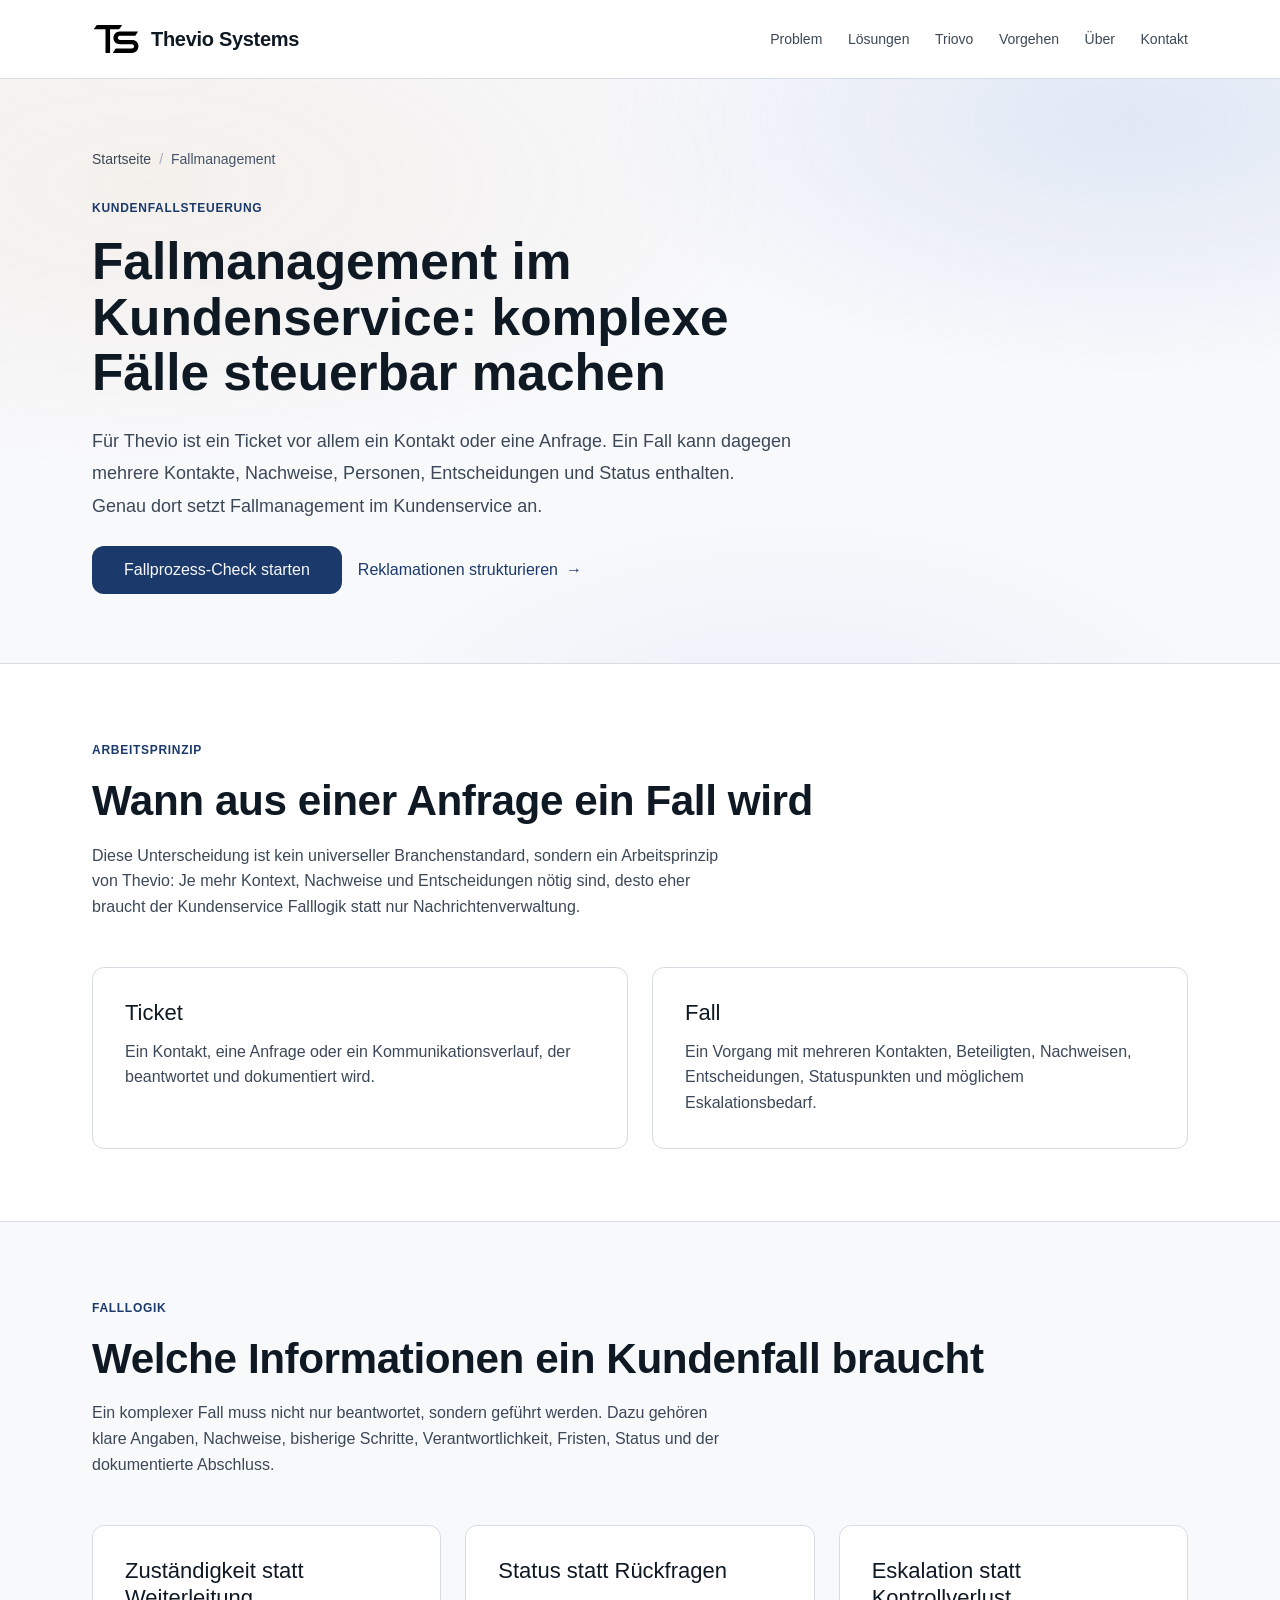
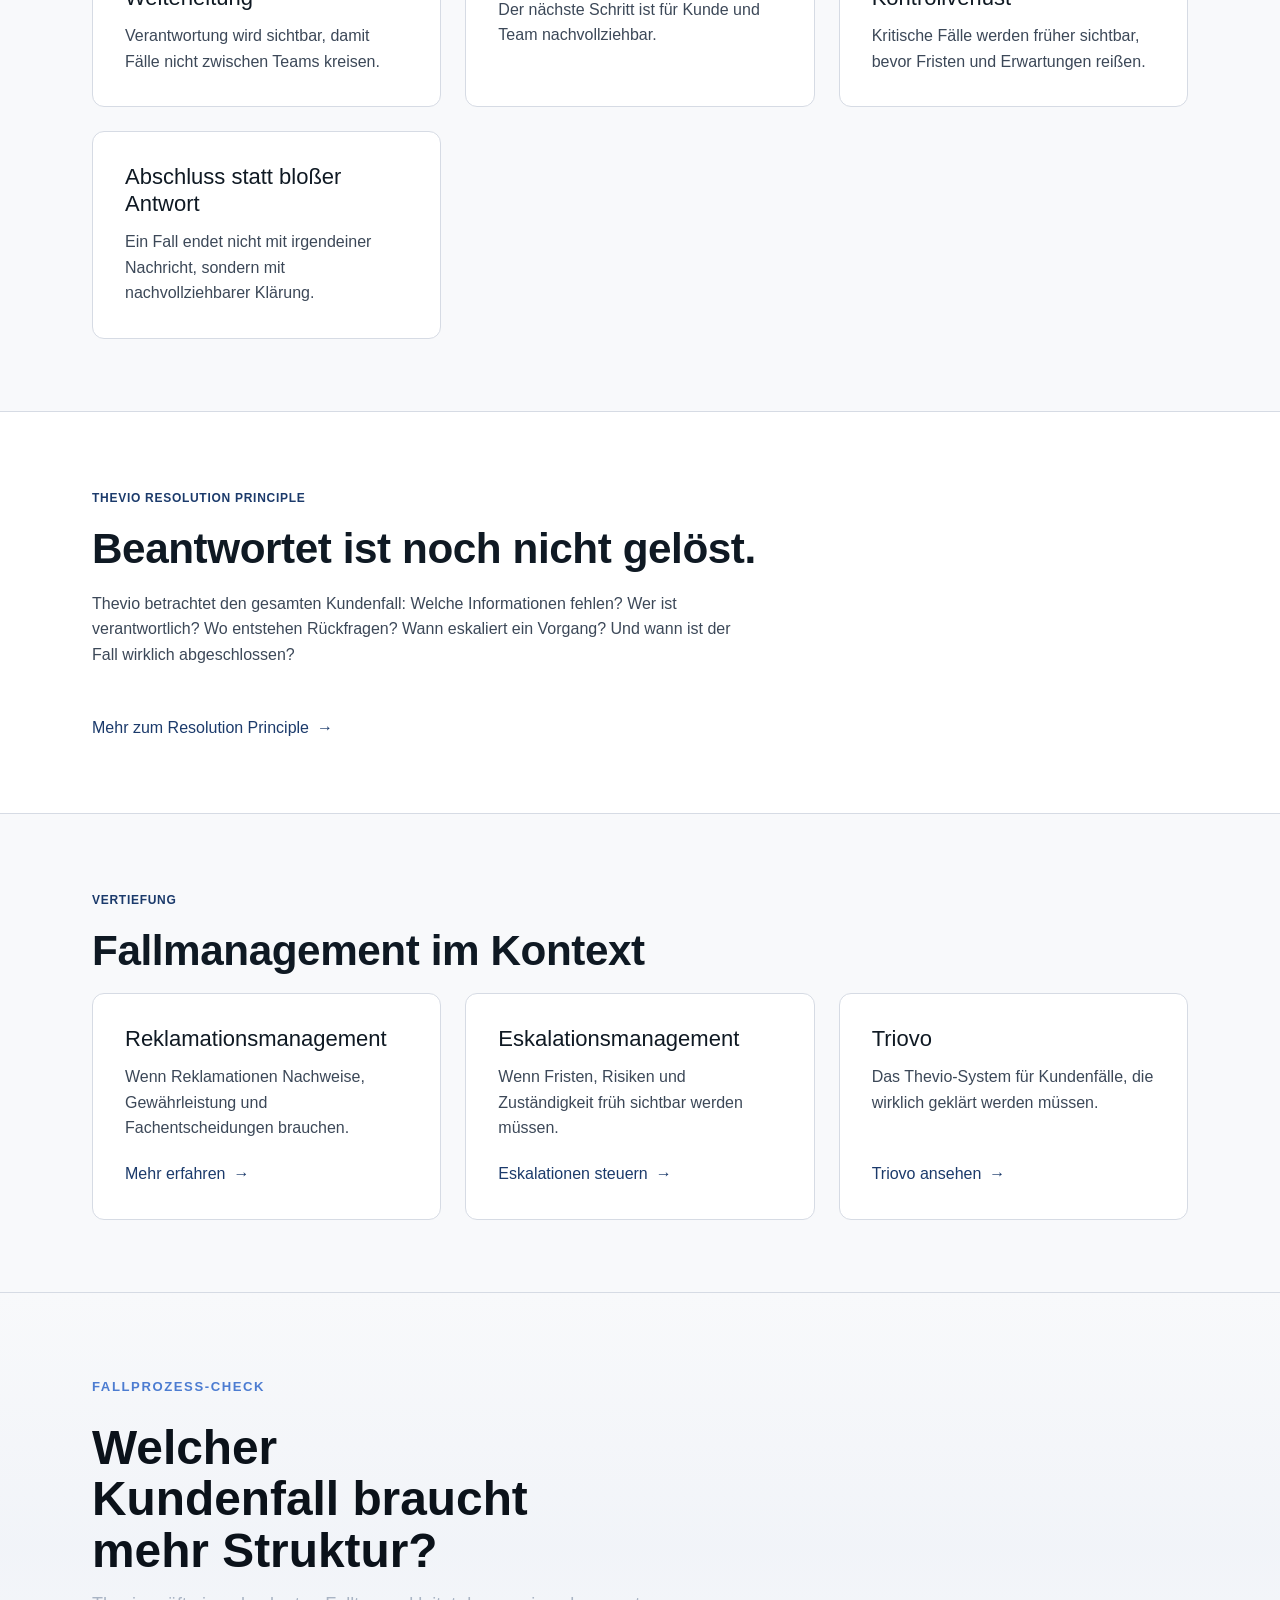
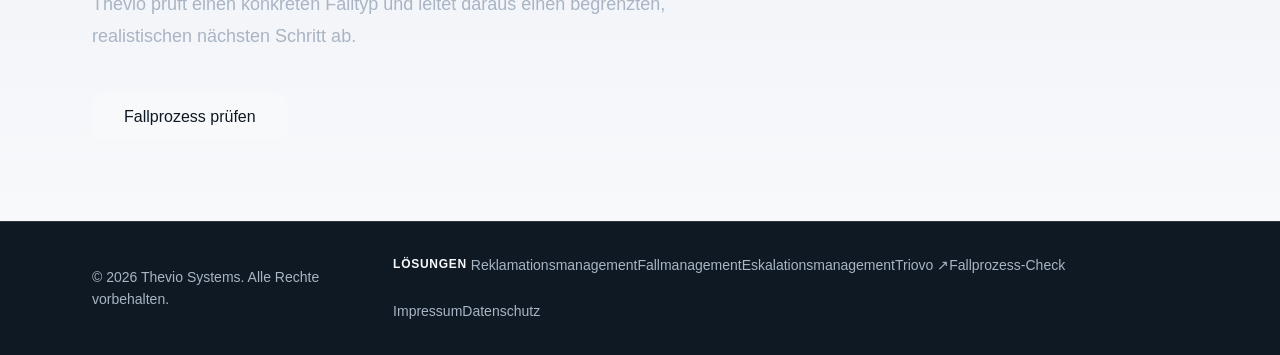
<file: fallmanagement-kundenservice.html>
<!DOCTYPE html>
<html lang="de">
<head>
<meta charset="UTF-8" />
<script>document.documentElement.classList.add('js');</script>
<meta name="viewport" content="width=device-width, initial-scale=1.0" />
<meta name="robots" content="index, follow" />
<title>Fallmanagement im Kundenservice | Thevio Systems</title>
<meta name="description" content="Komplexe Kundenfälle brauchen mehr als Nachrichten und Tickets. Thevio Systems macht Informationen, Zuständigkeit, Status und Eskalationen nachvollziehbar." />
<link rel="canonical" href="https://thevio-systems.de/fallmanagement-kundenservice.html" />
<meta property="og:type" content="website" />
<meta property="og:title" content="Fallmanagement im Kundenservice | Thevio Systems" />
<meta property="og:description" content="Thevio Systems macht komplexe Kundenfälle steuerbar: Informationen, Zuständigkeit, Status, Eskalationen und Abschluss." />
<meta property="og:url" content="https://thevio-systems.de/fallmanagement-kundenservice.html" />
<meta property="og:locale" content="de_DE" />
<meta name="twitter:card" content="summary" />
<meta name="twitter:title" content="Fallmanagement im Kundenservice | Thevio Systems" />
<meta name="twitter:description" content="Komplexe Kundenfälle brauchen mehr als Nachrichten und Tickets." />
<script type="application/ld+json">
{"@context":"https://schema.org","@graph":[{"@type":"Service","@id":"https://thevio-systems.de/fallmanagement-kundenservice.html#service","name":"Fallmanagement im Kundenservice","url":"https://thevio-systems.de/fallmanagement-kundenservice.html","provider":{"@type":"Organization","name":"Thevio Systems","url":"https://thevio-systems.de/"},"areaServed":["Deutschland","DACH"],"serviceType":["Fallmanagement im Kundenservice","Kundenfallsteuerung","Customer Case Resolution"],"description":"Thevio Systems unterstützt Unternehmen dabei, komplexe Kundenfälle mit Informationen, Zuständigkeit, Status, Eskalationen und Abschluss nachvollziehbar zu steuern."},{"@type":"BreadcrumbList","@id":"https://thevio-systems.de/fallmanagement-kundenservice.html#breadcrumb","itemListElement":[{"@type":"ListItem","position":1,"name":"Startseite","item":"https://thevio-systems.de/"},{"@type":"ListItem","position":2,"name":"Fallmanagement im Kundenservice","item":"https://thevio-systems.de/fallmanagement-kundenservice.html"}]}]}
</script>
<link rel="icon" href="/assets/img/thevio-logo.svg" type="image/svg+xml" />
<link rel="stylesheet" href="assets/css/main.css" />
</head>
<body>
<nav class="site-nav" aria-label="Hauptnavigation"><div class="container"><div class="nav-inner"><a href="/" class="nav-logo"><img src="assets/img/thevio-logo.svg" alt="" class="nav-logo-icon" width="44" height="44" /><span class="nav-logo-text">Thevio Systems</span></a><ul class="nav-links" role="list"><li><a href="/#zielgruppen">Problem</a></li><li><a href="/#leistungen">Lösungen</a></li><li><a href="/#triovo">Triovo</a></li><li><a href="/#audit">Vorgehen</a></li><li><a href="/#ueber">Über</a></li><li><a href="/#kontakt">Kontakt</a></li></ul><button type="button" class="nav-toggle" id="nav-toggle" aria-expanded="false" aria-controls="nav-mobile" aria-label="Navigation öffnen"><span></span><span></span><span></span></button></div><nav id="nav-mobile" class="nav-mobile" aria-label="Mobile Navigation"><a href="/#zielgruppen">Problem</a><a href="/#leistungen">Lösungen</a><a href="/#triovo">Triovo</a><a href="/#audit">Vorgehen</a><a href="/#ueber">Über</a><a href="/#kontakt">Kontakt</a></nav></div></nav>
<main>
<section class="hero seo-hero" aria-labelledby="hero-heading"><div class="container"><nav class="breadcrumb" aria-label="Breadcrumb"><a href="/">Startseite</a><span>Fallmanagement</span></nav><div class="hero-text"><span class="section-label">Kundenfallsteuerung</span><h1 id="hero-heading">Fallmanagement im Kundenservice: komplexe Fälle steuerbar machen</h1><p class="hero-sub">Für Thevio ist ein Ticket vor allem ein Kontakt oder eine Anfrage. Ein Fall kann dagegen mehrere Kontakte, Nachweise, Personen, Entscheidungen und Status enthalten. Genau dort setzt Fallmanagement im Kundenservice an.</p><div class="hero-actions"><a href="audit.html" class="btn btn-primary">Fallprozess-Check starten</a><a href="reklamationsmanagement.html" class="link-arrow">Reklamationen strukturieren</a></div></div></div></section>
<hr class="section-divider" />
<section class="section section--light" id="anfrage" aria-labelledby="anfrage-heading"><div class="container"><span class="section-label">Arbeitsprinzip</span><h2 id="anfrage-heading">Wann aus einer Anfrage ein Fall wird</h2><p class="section-intro">Diese Unterscheidung ist kein universeller Branchenstandard, sondern ein Arbeitsprinzip von Thevio: Je mehr Kontext, Nachweise und Entscheidungen nötig sind, desto eher braucht der Kundenservice Falllogik statt nur Nachrichtenverwaltung.</p><div class="cards-grid cards-grid--2col"><article class="card"><h3>Ticket</h3><p>Ein Kontakt, eine Anfrage oder ein Kommunikationsverlauf, der beantwortet und dokumentiert wird.</p></article><article class="card"><h3>Fall</h3><p>Ein Vorgang mit mehreren Kontakten, Beteiligten, Nachweisen, Entscheidungen, Statuspunkten und möglichem Eskalationsbedarf.</p></article></div></div></section>
<hr class="section-divider" />
<section class="section" id="informationen" aria-labelledby="informationen-heading"><div class="container"><span class="section-label">Falllogik</span><h2 id="informationen-heading">Welche Informationen ein Kundenfall braucht</h2><p class="section-intro">Ein komplexer Fall muss nicht nur beantwortet, sondern geführt werden. Dazu gehören klare Angaben, Nachweise, bisherige Schritte, Verantwortlichkeit, Fristen, Status und der dokumentierte Abschluss.</p><div class="cards-grid"><article class="card"><h3>Zuständigkeit statt Weiterleitung</h3><p>Verantwortung wird sichtbar, damit Fälle nicht zwischen Teams kreisen.</p></article><article class="card"><h3>Status statt Rückfragen</h3><p>Der nächste Schritt ist für Kunde und Team nachvollziehbar.</p></article><article class="card"><h3>Eskalation statt Kontrollverlust</h3><p>Kritische Fälle werden früher sichtbar, bevor Fristen und Erwartungen reißen.</p></article><article class="card"><h3>Abschluss statt bloßer Antwort</h3><p>Ein Fall endet nicht mit irgendeiner Nachricht, sondern mit nachvollziehbarer Klärung.</p></article></div></div></section>
<hr class="section-divider" />
<section class="section section--light" id="resolution" aria-labelledby="resolution-heading"><div class="container"><span class="section-label">Thevio Resolution Principle</span><h2 id="resolution-heading">Beantwortet ist noch nicht gelöst.</h2><p class="section-intro">Thevio betrachtet den gesamten Kundenfall: Welche Informationen fehlen? Wer ist verantwortlich? Wo entstehen Rückfragen? Wann eskaliert ein Vorgang? Und wann ist der Fall wirklich abgeschlossen?</p><a href="/#resolution" class="link-arrow">Mehr zum Resolution Principle</a></div></section>
<hr class="section-divider" />
<section class="section" id="links" aria-labelledby="links-heading"><div class="container"><span class="section-label">Vertiefung</span><h2 id="links-heading">Fallmanagement im Kontext</h2><div class="cards-grid"><article class="card topic-card"><h3>Reklamationsmanagement</h3><p>Wenn Reklamationen Nachweise, Gewährleistung und Fachentscheidungen brauchen.</p><a href="reklamationsmanagement.html" class="link-arrow">Mehr erfahren</a></article><article class="card topic-card"><h3>Eskalationsmanagement</h3><p>Wenn Fristen, Risiken und Zuständigkeit früh sichtbar werden müssen.</p><a href="eskalationsmanagement-kundenservice.html" class="link-arrow">Eskalationen steuern</a></article><article class="card topic-card"><h3>Triovo</h3><p>Das Thevio-System für Kundenfälle, die wirklich geklärt werden müssen.</p><a href="triovo.html" class="link-arrow">Triovo ansehen</a></article></div></div></section>
<hr class="section-divider" />
<section class="section section--dark abschluss-section" id="audit" aria-labelledby="audit-heading"><div class="container"><span class="section-label section-label--inverse">Fallprozess-Check</span><h2 id="audit-heading">Welcher Kundenfall braucht mehr Struktur?</h2><p class="kontakt-intro">Thevio prüft einen konkreten Falltyp und leitet daraus einen begrenzten, realistischen nächsten Schritt ab.</p><a href="audit.html" class="btn btn-inverse">Fallprozess prüfen</a></div></section>
</main>
<footer class="site-footer"><div class="container"><div class="footer-inner"><p class="footer-copy">&#169; 2026 Thevio Systems. Alle Rechte vorbehalten.</p><div class="footer-nav-groups"><nav class="footer-links footer-link-group" aria-label="Lösungen"><span class="footer-link-group-label">Lösungen</span><a href="reklamationsmanagement.html">Reklamationsmanagement</a><a href="fallmanagement-kundenservice.html">Fallmanagement</a><a href="eskalationsmanagement-kundenservice.html">Eskalationsmanagement</a><a href="https://triovo.org" target="_blank" rel="noopener noreferrer">Triovo ↗</a><a href="audit.html">Fallprozess-Check</a></nav><nav class="footer-links footer-link-group" aria-label="Rechtliche Links"><a href="impressum.html">Impressum</a><a href="datenschutz.html">Datenschutz</a></nav></div></div></div></footer>
<script src="assets/js/main.js"></script>
</body>
</html>
</file>
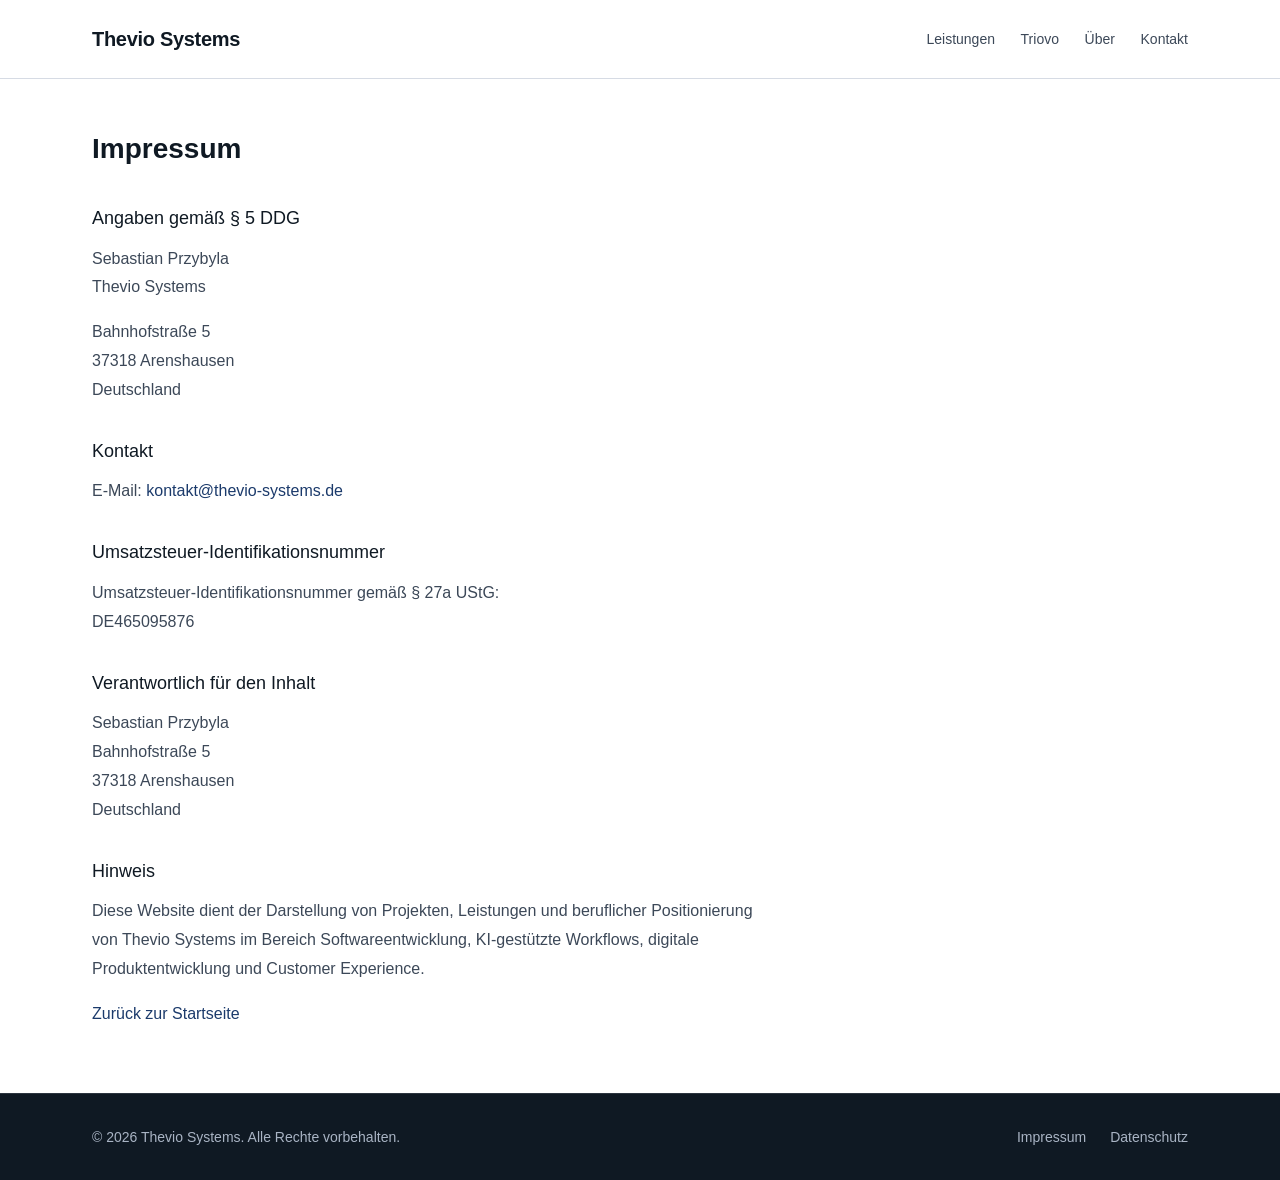
<file: impressum.html>
<!DOCTYPE html>
<html lang="de">
<head>
<meta charset="UTF-8" />
<meta name="viewport" content="width=device-width, initial-scale=1.0" />
<meta name="robots" content="noindex, nofollow" />
<!-- noindex bleibt aktiv — auch nach Go-Live empfohlen für Impressum -->
<title>Impressum — Thevio Systems</title>
<link rel="stylesheet" href="assets/css/main.css" />
</head>
<body>
<nav class="site-nav" aria-label="Hauptnavigation">
<div class="container">
<div class="nav-inner">
<a href="index.html" class="nav-logo">Thevio Systems</a>
<ul class="nav-links" role="list">
<li><a href="index.html#leistungen">Leistungen</a></li>
<li><a href="index.html#triovo">Triovo</a></li>
<li><a href="index.html#ueber">Über</a></li>
<li><a href="index.html#kontakt">Kontakt</a></li>
</ul>
<button class="nav-toggle" id="nav-toggle" aria-expanded="false" aria-controls="nav-mobile" aria-label="Navigation öffnen">
<span></span><span></span><span></span>
</button>
</div>
<nav id="nav-mobile" class="nav-mobile" aria-label="Mobile Navigation">
<a href="index.html#leistungen">Leistungen</a>
<a href="index.html#triovo">Triovo</a>
<a href="index.html#ueber">Über</a>
<a href="index.html#kontakt">Kontakt</a>
</nav>
</div>
</nav>
<main class="legal-page">
<div class="container">

<h1>Impressum</h1>

<h2>Angaben gemäß § 5 DDG</h2>

<p>
Sebastian Przybyla<br />
Thevio Systems
</p>

<p>
Bahnhofstraße 5<br />
37318 Arenshausen<br />
Deutschland
</p>

<h2>Kontakt</h2>

<p>E-Mail: <a href="mailto:kontakt@thevio-systems.de">kontakt@thevio-systems.de</a></p>

<h2>Umsatzsteuer-Identifikationsnummer</h2>

<p>
Umsatzsteuer-Identifikationsnummer gemäß § 27a UStG:<br />
DE465095876
</p>

<h2>Verantwortlich für den Inhalt</h2>

<p>
Sebastian Przybyla<br />
Bahnhofstraße 5<br />
37318 Arenshausen<br />
Deutschland
</p>

<h2>Hinweis</h2>

<p>Diese Website dient der Darstellung von Projekten, Leistungen und beruflicher Positionierung von Thevio Systems im Bereich Softwareentwicklung, KI-gestützte Workflows, digitale Produktentwicklung und Customer Experience.</p>

<p><a href="index.html">Zurück zur Startseite</a></p>

</div>
</main>
<footer class="site-footer">
<div class="container">
<div class="footer-inner">
<p class="footer-copy">&#169; 2026 Thevio Systems. Alle Rechte vorbehalten.</p>
<nav class="footer-links" aria-label="Rechtliche Links">
<a href="impressum.html">Impressum</a>
<a href="datenschutz.html">Datenschutz</a>
</nav>
</div>
</div>
</footer>
<script src="assets/js/main.js"></script>
</body>
</html>
</file>
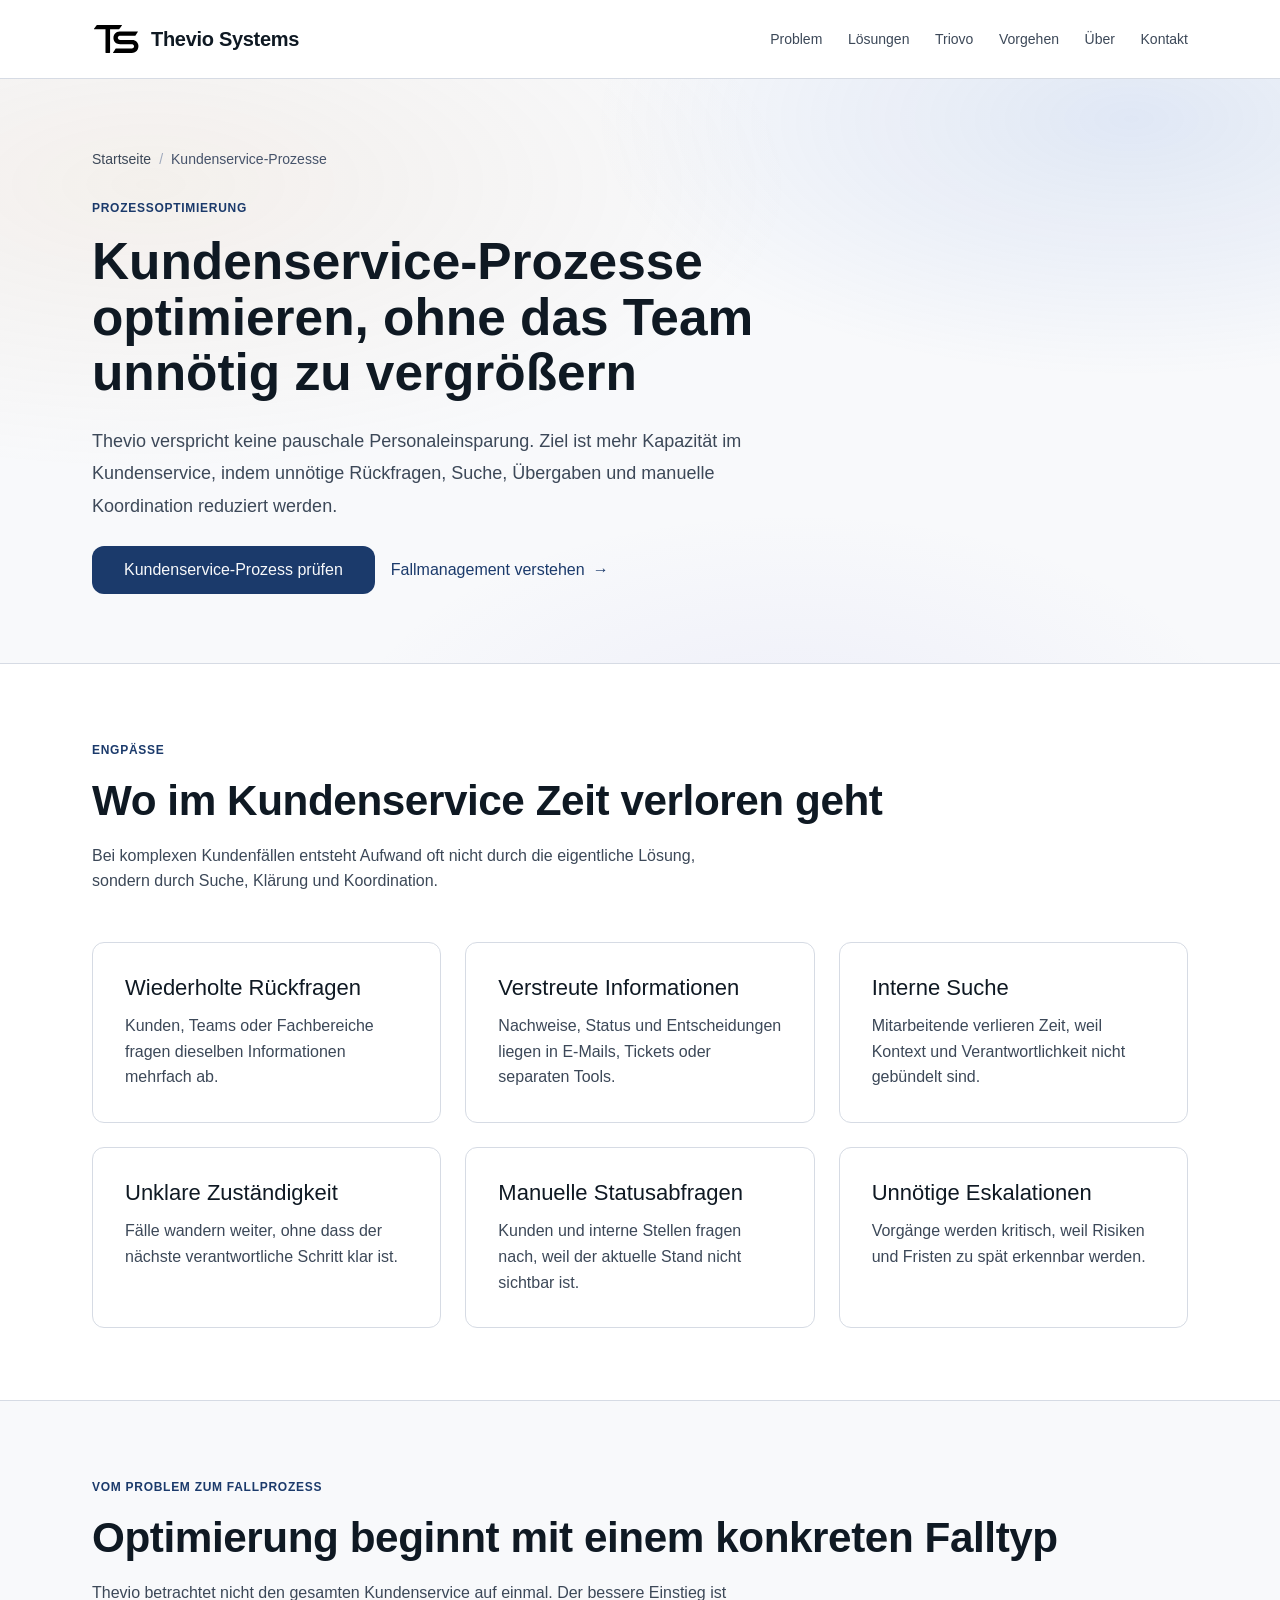
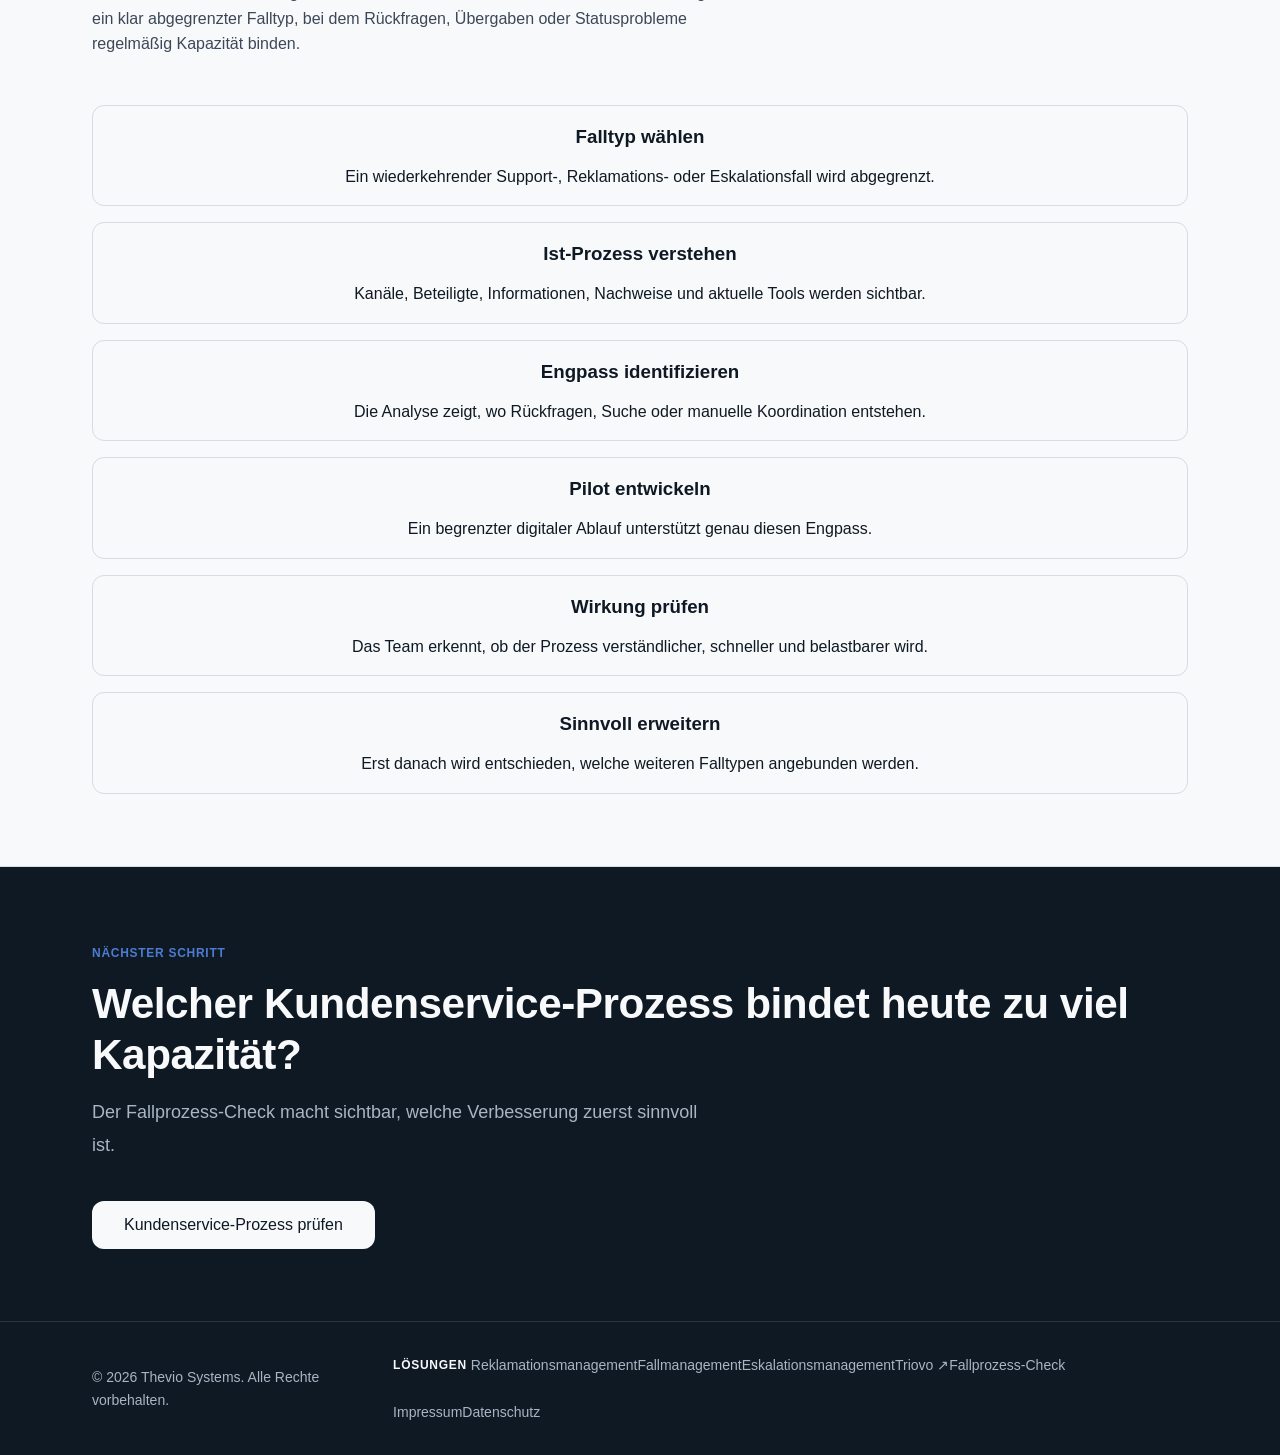
<file: kundenservice-prozesse-optimieren.html>
<!DOCTYPE html>
<html lang="de">
<head>
<meta charset="UTF-8" />
<script>document.documentElement.classList.add('js');</script>
<meta name="viewport" content="width=device-width, initial-scale=1.0" />
<meta name="robots" content="index, follow" />
<title>Kundenservice-Prozesse optimieren | Thevio Systems</title>
<meta name="description" content="Thevio Systems hilft, Kundenservice-Prozesse für komplexe Fälle zu optimieren: weniger Rückfragen, Suche, Übergaben und manuelle Koordination." />
<link rel="canonical" href="https://thevio-systems.de/kundenservice-prozesse-optimieren.html" />
<meta property="og:type" content="website" />
<meta property="og:title" content="Kundenservice-Prozesse optimieren | Thevio Systems" />
<meta property="og:description" content="Mehr Kapazität im Kundenservice schaffen, indem unnötige Rückfragen, Suche, Übergaben und manuelle Koordination reduziert werden." />
<meta property="og:url" content="https://thevio-systems.de/kundenservice-prozesse-optimieren.html" />
<meta property="og:locale" content="de_DE" />
<meta name="twitter:card" content="summary" />
<meta name="twitter:title" content="Kundenservice-Prozesse optimieren | Thevio Systems" />
<meta name="twitter:description" content="Thevio optimiert Kundenservice-Prozesse dort, wo komplexe Kundenfälle Zeit binden." />
<script type="application/ld+json">
{"@context":"https://schema.org","@graph":[{"@type":"Service","@id":"https://thevio-systems.de/kundenservice-prozesse-optimieren.html#service","name":"Kundenservice-Prozesse optimieren","url":"https://thevio-systems.de/kundenservice-prozesse-optimieren.html","provider":{"@type":"Organization","name":"Thevio Systems","url":"https://thevio-systems.de/"},"areaServed":["Deutschland","DACH"],"serviceType":["Kundenservice-Prozessoptimierung","Fallprozess-Check","Customer Experience"],"description":"Thevio Systems hilft Unternehmen, Kundenservice-Prozesse rund um komplexe Kundenfälle zu optimieren, indem Rückfragen, Suche, Übergaben und manuelle Koordination reduziert werden."},{"@type":"BreadcrumbList","@id":"https://thevio-systems.de/kundenservice-prozesse-optimieren.html#breadcrumb","itemListElement":[{"@type":"ListItem","position":1,"name":"Startseite","item":"https://thevio-systems.de/"},{"@type":"ListItem","position":2,"name":"Kundenservice-Prozesse optimieren","item":"https://thevio-systems.de/kundenservice-prozesse-optimieren.html"}]}]}
</script>
<link rel="icon" href="/assets/img/thevio-logo.svg" type="image/svg+xml" />
<link rel="stylesheet" href="assets/css/main.css" />
</head>
<body>
<nav class="site-nav" aria-label="Hauptnavigation"><div class="container"><div class="nav-inner"><a href="/" class="nav-logo"><img src="assets/img/thevio-logo.svg" alt="" class="nav-logo-icon" width="44" height="44" /><span class="nav-logo-text">Thevio Systems</span></a><ul class="nav-links" role="list"><li><a href="/#zielgruppen">Problem</a></li><li><a href="/#leistungen">Lösungen</a></li><li><a href="/#triovo">Triovo</a></li><li><a href="/#audit">Vorgehen</a></li><li><a href="/#ueber">Über</a></li><li><a href="/#kontakt">Kontakt</a></li></ul><button type="button" class="nav-toggle" id="nav-toggle" aria-expanded="false" aria-controls="nav-mobile" aria-label="Navigation öffnen"><span></span><span></span><span></span></button></div><nav id="nav-mobile" class="nav-mobile" aria-label="Mobile Navigation"><a href="/#zielgruppen">Problem</a><a href="/#leistungen">Lösungen</a><a href="/#triovo">Triovo</a><a href="/#audit">Vorgehen</a><a href="/#ueber">Über</a><a href="/#kontakt">Kontakt</a></nav></div></nav>
<main>
<section class="hero seo-hero" aria-labelledby="hero-heading"><div class="container"><nav class="breadcrumb" aria-label="Breadcrumb"><a href="/">Startseite</a><span>Kundenservice-Prozesse</span></nav><div class="hero-text"><span class="section-label">Prozessoptimierung</span><h1 id="hero-heading">Kundenservice-Prozesse optimieren, ohne das Team unnötig zu vergrößern</h1><p class="hero-sub">Thevio verspricht keine pauschale Personaleinsparung. Ziel ist mehr Kapazität im Kundenservice, indem unnötige Rückfragen, Suche, Übergaben und manuelle Koordination reduziert werden.</p><div class="hero-actions"><a href="audit.html" class="btn btn-primary">Kundenservice-Prozess prüfen</a><a href="fallmanagement-kundenservice.html" class="link-arrow">Fallmanagement verstehen</a></div></div></div></section>
<hr class="section-divider" />
<section class="section section--light" id="zeitverlust" aria-labelledby="zeitverlust-heading"><div class="container"><span class="section-label">Engpässe</span><h2 id="zeitverlust-heading">Wo im Kundenservice Zeit verloren geht</h2><p class="section-intro">Bei komplexen Kundenfällen entsteht Aufwand oft nicht durch die eigentliche Lösung, sondern durch Suche, Klärung und Koordination.</p><div class="cards-grid"><article class="card"><h3>Wiederholte Rückfragen</h3><p>Kunden, Teams oder Fachbereiche fragen dieselben Informationen mehrfach ab.</p></article><article class="card"><h3>Verstreute Informationen</h3><p>Nachweise, Status und Entscheidungen liegen in E-Mails, Tickets oder separaten Tools.</p></article><article class="card"><h3>Interne Suche</h3><p>Mitarbeitende verlieren Zeit, weil Kontext und Verantwortlichkeit nicht gebündelt sind.</p></article><article class="card"><h3>Unklare Zuständigkeit</h3><p>Fälle wandern weiter, ohne dass der nächste verantwortliche Schritt klar ist.</p></article><article class="card"><h3>Manuelle Statusabfragen</h3><p>Kunden und interne Stellen fragen nach, weil der aktuelle Stand nicht sichtbar ist.</p></article><article class="card"><h3>Unnötige Eskalationen</h3><p>Vorgänge werden kritisch, weil Risiken und Fristen zu spät erkennbar werden.</p></article></div></div></section>
<hr class="section-divider" />
<section class="section" id="fallprozess" aria-labelledby="fallprozess-heading"><div class="container"><span class="section-label">Vom Problem zum Fallprozess</span><h2 id="fallprozess-heading">Optimierung beginnt mit einem konkreten Falltyp</h2><p class="section-intro">Thevio betrachtet nicht den gesamten Kundenservice auf einmal. Der bessere Einstieg ist ein klar abgegrenzter Falltyp, bei dem Rückfragen, Übergaben oder Statusprobleme regelmäßig Kapazität binden.</p><div class="process-steps"><article class="process-step"><h3>Falltyp wählen</h3><p>Ein wiederkehrender Support-, Reklamations- oder Eskalationsfall wird abgegrenzt.</p></article><article class="process-step"><h3>Ist-Prozess verstehen</h3><p>Kanäle, Beteiligte, Informationen, Nachweise und aktuelle Tools werden sichtbar.</p></article><article class="process-step"><h3>Engpass identifizieren</h3><p>Die Analyse zeigt, wo Rückfragen, Suche oder manuelle Koordination entstehen.</p></article><article class="process-step"><h3>Pilot entwickeln</h3><p>Ein begrenzter digitaler Ablauf unterstützt genau diesen Engpass.</p></article><article class="process-step"><h3>Wirkung prüfen</h3><p>Das Team erkennt, ob der Prozess verständlicher, schneller und belastbarer wird.</p></article><article class="process-step"><h3>Sinnvoll erweitern</h3><p>Erst danach wird entschieden, welche weiteren Falltypen angebunden werden.</p></article></div></div></section>
<hr class="section-divider" />
<section class="section section--dark abschluss-section" id="kontakt" aria-labelledby="kontakt-heading"><div class="container"><span class="section-label section-label--inverse">Nächster Schritt</span><h2 id="kontakt-heading">Welcher Kundenservice-Prozess bindet heute zu viel Kapazität?</h2><p class="kontakt-intro">Der Fallprozess-Check macht sichtbar, welche Verbesserung zuerst sinnvoll ist.</p><a href="audit.html" class="btn btn-inverse">Kundenservice-Prozess prüfen</a></div></section>
</main>
<footer class="site-footer"><div class="container"><div class="footer-inner"><p class="footer-copy">&#169; 2026 Thevio Systems. Alle Rechte vorbehalten.</p><div class="footer-nav-groups"><nav class="footer-links footer-link-group" aria-label="Lösungen"><span class="footer-link-group-label">Lösungen</span><a href="reklamationsmanagement.html">Reklamationsmanagement</a><a href="fallmanagement-kundenservice.html">Fallmanagement</a><a href="eskalationsmanagement-kundenservice.html">Eskalationsmanagement</a><a href="https://triovo.org" target="_blank" rel="noopener noreferrer">Triovo ↗</a><a href="audit.html">Fallprozess-Check</a></nav><nav class="footer-links footer-link-group" aria-label="Rechtliche Links"><a href="impressum.html">Impressum</a><a href="datenschutz.html">Datenschutz</a></nav></div></div></div></footer>
<script src="assets/js/main.js"></script>
</body>
</html>
</file>
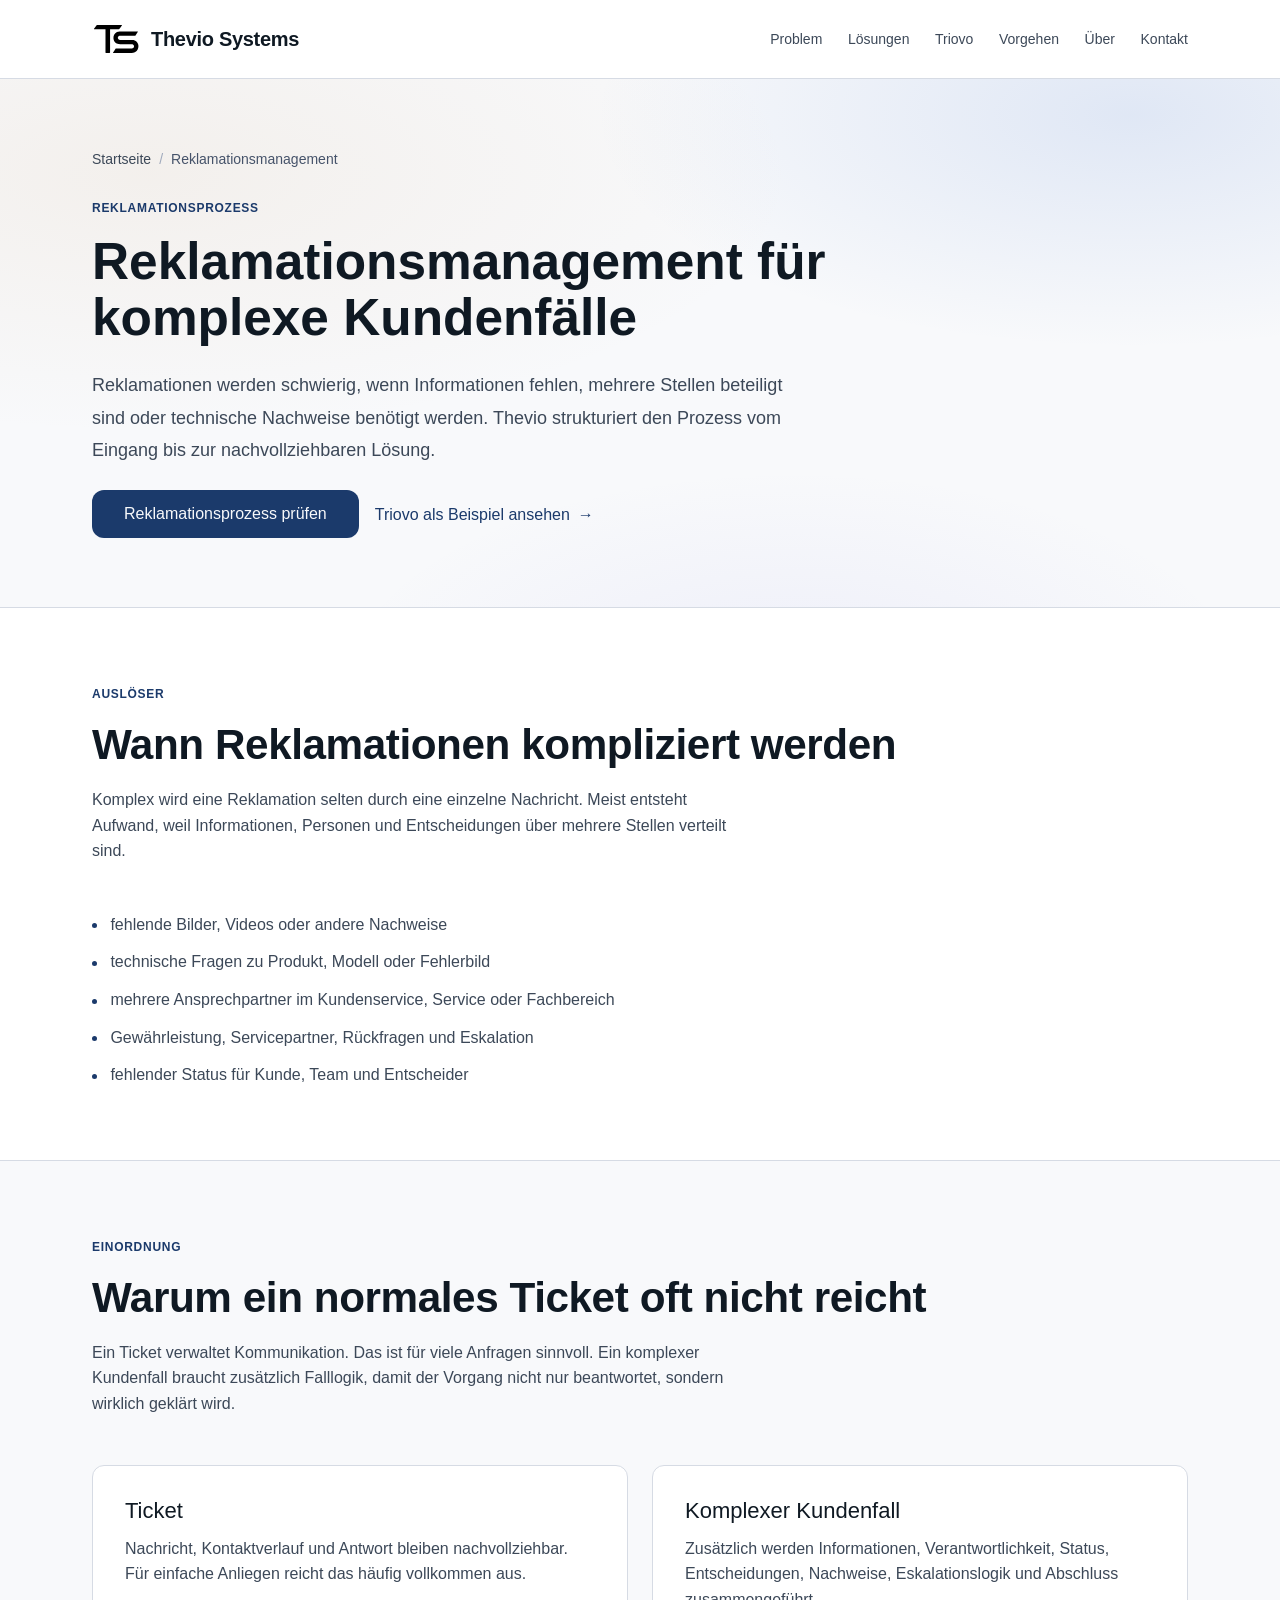
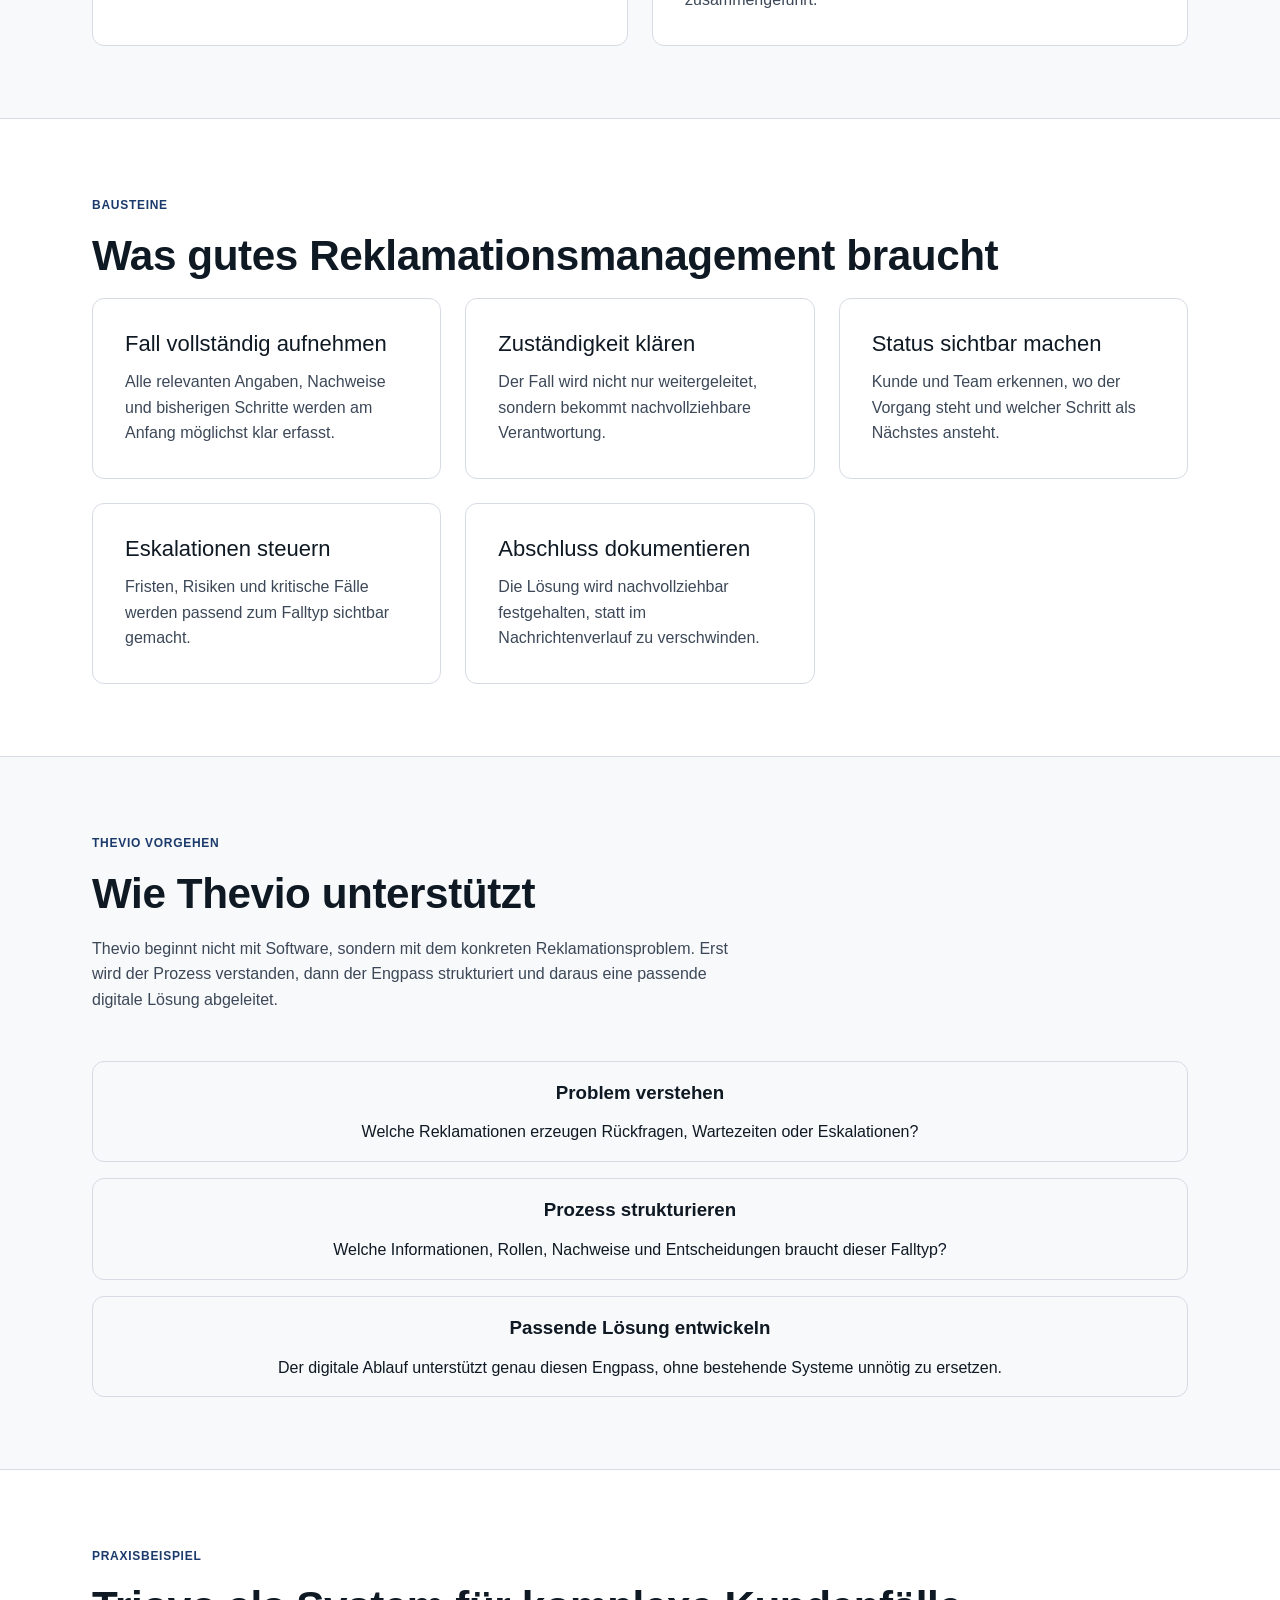
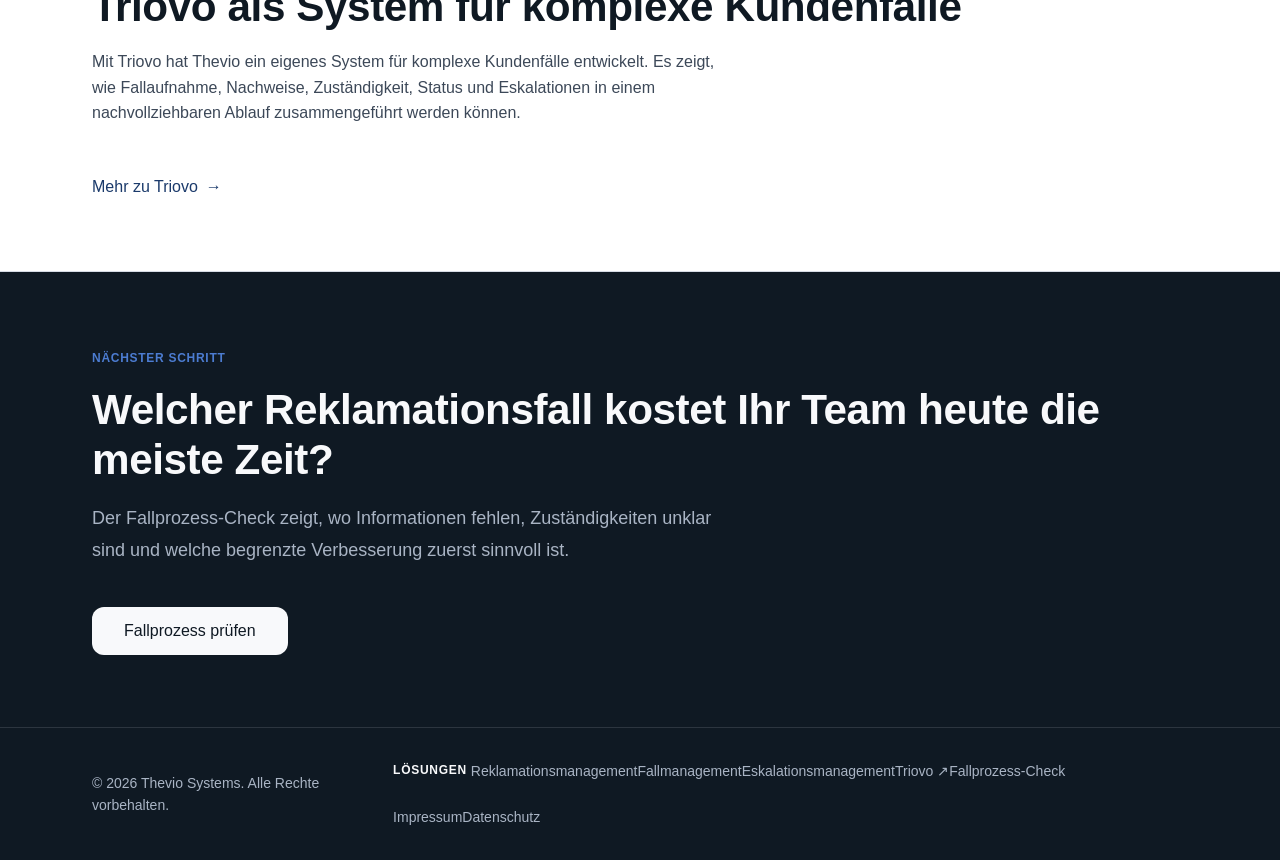
<file: reklamationsmanagement.html>
<!DOCTYPE html>
<html lang="de">
<head>
<meta charset="UTF-8" />
<script>document.documentElement.classList.add('js');</script>
<meta name="viewport" content="width=device-width, initial-scale=1.0" />
<meta name="robots" content="index, follow" />
<title>Reklamationsmanagement für komplexe Kundenfälle | Thevio Systems</title>
<meta name="description" content="Thevio Systems hilft Unternehmen, komplexe Reklamationen strukturiert zu bearbeiten – mit klaren Informationen, Zuständigkeiten, Status und Eskalationswegen." />
<link rel="canonical" href="https://thevio-systems.de/reklamationsmanagement.html" />
<meta property="og:type" content="website" />
<meta property="og:title" content="Reklamationsmanagement für komplexe Kundenfälle | Thevio Systems" />
<meta property="og:description" content="Komplexe Reklamationen strukturiert bearbeiten: Informationen, Nachweise, Zuständigkeit, Status und Eskalationswege klären." />
<meta property="og:url" content="https://thevio-systems.de/reklamationsmanagement.html" />
<meta property="og:locale" content="de_DE" />
<meta name="twitter:card" content="summary" />
<meta name="twitter:title" content="Reklamationsmanagement für komplexe Kundenfälle | Thevio Systems" />
<meta name="twitter:description" content="Thevio Systems hilft, komplexe Reklamationen vom Eingang bis zur nachvollziehbaren Lösung zu strukturieren." />
<script type="application/ld+json">
{"@context":"https://schema.org","@graph":[{"@type":"Service","@id":"https://thevio-systems.de/reklamationsmanagement.html#service","name":"Reklamationsmanagement für komplexe Kundenfälle","url":"https://thevio-systems.de/reklamationsmanagement.html","provider":{"@type":"Organization","name":"Thevio Systems","url":"https://thevio-systems.de/"},"areaServed":["Deutschland","DACH"],"serviceType":["Reklamationsmanagement","Reklamationsprozess","Komplexe Kundenfälle"],"description":"Thevio Systems hilft Unternehmen, komplexe Reklamationen strukturiert zu bearbeiten: Informationen, Zuständigkeiten, Status, Nachweise und Eskalationswege werden nachvollziehbar gemacht."},{"@type":"BreadcrumbList","@id":"https://thevio-systems.de/reklamationsmanagement.html#breadcrumb","itemListElement":[{"@type":"ListItem","position":1,"name":"Startseite","item":"https://thevio-systems.de/"},{"@type":"ListItem","position":2,"name":"Reklamationsmanagement","item":"https://thevio-systems.de/reklamationsmanagement.html"}]}]}
</script>
<link rel="icon" href="/assets/img/thevio-logo.svg" type="image/svg+xml" />
<link rel="stylesheet" href="assets/css/main.css" />
</head>
<body>
<nav class="site-nav" aria-label="Hauptnavigation"><div class="container"><div class="nav-inner"><a href="/" class="nav-logo"><img src="assets/img/thevio-logo.svg" alt="" class="nav-logo-icon" width="44" height="44" /><span class="nav-logo-text">Thevio Systems</span></a><ul class="nav-links" role="list"><li><a href="/#zielgruppen">Problem</a></li><li><a href="/#leistungen">Lösungen</a></li><li><a href="/#triovo">Triovo</a></li><li><a href="/#audit">Vorgehen</a></li><li><a href="/#ueber">Über</a></li><li><a href="/#kontakt">Kontakt</a></li></ul><button type="button" class="nav-toggle" id="nav-toggle" aria-expanded="false" aria-controls="nav-mobile" aria-label="Navigation öffnen"><span></span><span></span><span></span></button></div><nav id="nav-mobile" class="nav-mobile" aria-label="Mobile Navigation"><a href="/#zielgruppen">Problem</a><a href="/#leistungen">Lösungen</a><a href="/#triovo">Triovo</a><a href="/#audit">Vorgehen</a><a href="/#ueber">Über</a><a href="/#kontakt">Kontakt</a></nav></div></nav>
<main>
<section class="hero seo-hero" aria-labelledby="hero-heading"><div class="container"><nav class="breadcrumb" aria-label="Breadcrumb"><a href="/">Startseite</a><span>Reklamationsmanagement</span></nav><div class="hero-text"><span class="section-label">Reklamationsprozess</span><h1 id="hero-heading">Reklamationsmanagement für komplexe Kundenfälle</h1><p class="hero-sub">Reklamationen werden schwierig, wenn Informationen fehlen, mehrere Stellen beteiligt sind oder technische Nachweise benötigt werden. Thevio strukturiert den Prozess vom Eingang bis zur nachvollziehbaren Lösung.</p><div class="hero-actions"><a href="audit.html" class="btn btn-primary">Reklamationsprozess prüfen</a><a href="triovo.html" class="link-arrow">Triovo als Beispiel ansehen</a></div></div></div></section>
<hr class="section-divider" />
<section class="section section--light" id="kompliziert" aria-labelledby="kompliziert-heading"><div class="container"><span class="section-label">Auslöser</span><h2 id="kompliziert-heading">Wann Reklamationen kompliziert werden</h2><p class="section-intro">Komplex wird eine Reklamation selten durch eine einzelne Nachricht. Meist entsteht Aufwand, weil Informationen, Personen und Entscheidungen über mehrere Stellen verteilt sind.</p><ul class="content-list"><li>fehlende Bilder, Videos oder andere Nachweise</li><li>technische Fragen zu Produkt, Modell oder Fehlerbild</li><li>mehrere Ansprechpartner im Kundenservice, Service oder Fachbereich</li><li>Gewährleistung, Servicepartner, Rückfragen und Eskalation</li><li>fehlender Status für Kunde, Team und Entscheider</li></ul></div></section>
<hr class="section-divider" />
<section class="section" id="ticket" aria-labelledby="ticket-heading"><div class="container"><span class="section-label">Einordnung</span><h2 id="ticket-heading">Warum ein normales Ticket oft nicht reicht</h2><p class="section-intro">Ein Ticket verwaltet Kommunikation. Das ist für viele Anfragen sinnvoll. Ein komplexer Kundenfall braucht zusätzlich Falllogik, damit der Vorgang nicht nur beantwortet, sondern wirklich geklärt wird.</p><div class="cards-grid cards-grid--2col"><article class="card"><h3>Ticket</h3><p>Nachricht, Kontaktverlauf und Antwort bleiben nachvollziehbar. Für einfache Anliegen reicht das häufig vollkommen aus.</p></article><article class="card"><h3>Komplexer Kundenfall</h3><p>Zusätzlich werden Informationen, Verantwortlichkeit, Status, Entscheidungen, Nachweise, Eskalationslogik und Abschluss zusammengeführt.</p></article></div></div></section>
<hr class="section-divider" />
<section class="section section--light" id="braucht" aria-labelledby="braucht-heading"><div class="container"><span class="section-label">Bausteine</span><h2 id="braucht-heading">Was gutes Reklamationsmanagement braucht</h2><div class="cards-grid"><article class="card"><h3>Fall vollständig aufnehmen</h3><p>Alle relevanten Angaben, Nachweise und bisherigen Schritte werden am Anfang möglichst klar erfasst.</p></article><article class="card"><h3>Zuständigkeit klären</h3><p>Der Fall wird nicht nur weitergeleitet, sondern bekommt nachvollziehbare Verantwortung.</p></article><article class="card"><h3>Status sichtbar machen</h3><p>Kunde und Team erkennen, wo der Vorgang steht und welcher Schritt als Nächstes ansteht.</p></article><article class="card"><h3>Eskalationen steuern</h3><p>Fristen, Risiken und kritische Fälle werden passend zum Falltyp sichtbar gemacht.</p></article><article class="card"><h3>Abschluss dokumentieren</h3><p>Die Lösung wird nachvollziehbar festgehalten, statt im Nachrichtenverlauf zu verschwinden.</p></article></div></div></section>
<hr class="section-divider" />
<section class="section" id="thevio" aria-labelledby="thevio-heading"><div class="container"><span class="section-label">Thevio Vorgehen</span><h2 id="thevio-heading">Wie Thevio unterstützt</h2><p class="section-intro">Thevio beginnt nicht mit Software, sondern mit dem konkreten Reklamationsproblem. Erst wird der Prozess verstanden, dann der Engpass strukturiert und daraus eine passende digitale Lösung abgeleitet.</p><div class="process-steps"><article class="process-step"><h3>Problem verstehen</h3><p>Welche Reklamationen erzeugen Rückfragen, Wartezeiten oder Eskalationen?</p></article><article class="process-step"><h3>Prozess strukturieren</h3><p>Welche Informationen, Rollen, Nachweise und Entscheidungen braucht dieser Falltyp?</p></article><article class="process-step"><h3>Passende Lösung entwickeln</h3><p>Der digitale Ablauf unterstützt genau diesen Engpass, ohne bestehende Systeme unnötig zu ersetzen.</p></article></div></div></section>
<hr class="section-divider" />
<section class="section section--light" id="triovo" aria-labelledby="triovo-heading"><div class="container"><span class="section-label">Praxisbeispiel</span><h2 id="triovo-heading">Triovo als System für komplexe Kundenfälle</h2><p class="section-intro">Mit Triovo hat Thevio ein eigenes System für komplexe Kundenfälle entwickelt. Es zeigt, wie Fallaufnahme, Nachweise, Zuständigkeit, Status und Eskalationen in einem nachvollziehbaren Ablauf zusammengeführt werden können.</p><a href="triovo.html" class="link-arrow">Mehr zu Triovo</a></div></section>
<hr class="section-divider" />
<section class="section section--dark abschluss-section" id="kontakt" aria-labelledby="kontakt-heading"><div class="container"><span class="section-label section-label--inverse">Nächster Schritt</span><h2 id="kontakt-heading">Welcher Reklamationsfall kostet Ihr Team heute die meiste Zeit?</h2><p class="kontakt-intro">Der Fallprozess-Check zeigt, wo Informationen fehlen, Zuständigkeiten unklar sind und welche begrenzte Verbesserung zuerst sinnvoll ist.</p><a href="audit.html" class="btn btn-inverse">Fallprozess prüfen</a></div></section>
</main>
<footer class="site-footer"><div class="container"><div class="footer-inner"><p class="footer-copy">&#169; 2026 Thevio Systems. Alle Rechte vorbehalten.</p><div class="footer-nav-groups"><nav class="footer-links footer-link-group" aria-label="Lösungen"><span class="footer-link-group-label">Lösungen</span><a href="reklamationsmanagement.html">Reklamationsmanagement</a><a href="fallmanagement-kundenservice.html">Fallmanagement</a><a href="eskalationsmanagement-kundenservice.html">Eskalationsmanagement</a><a href="https://triovo.org" target="_blank" rel="noopener noreferrer">Triovo ↗</a><a href="audit.html">Fallprozess-Check</a></nav><nav class="footer-links footer-link-group" aria-label="Rechtliche Links"><a href="impressum.html">Impressum</a><a href="datenschutz.html">Datenschutz</a></nav></div></div></div></footer>
<script src="assets/js/main.js"></script>
</body>
</html>
</file>
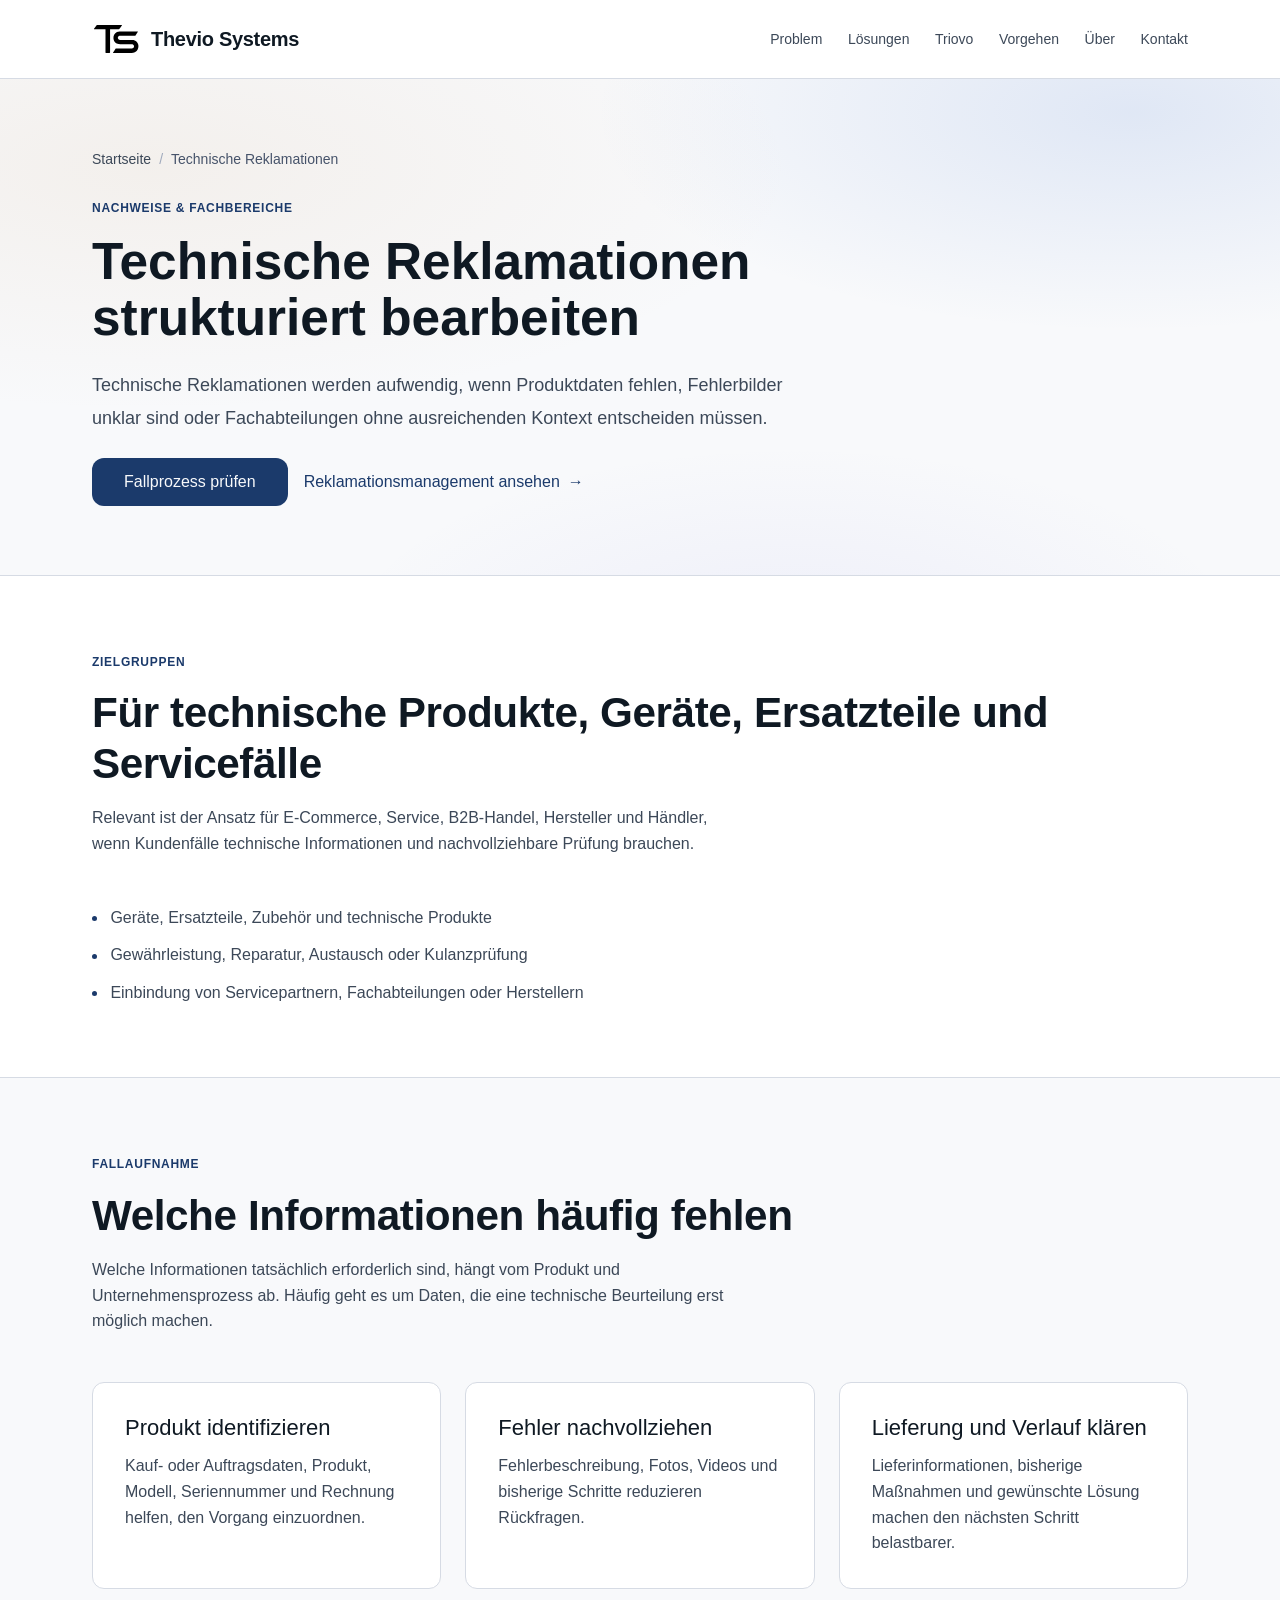
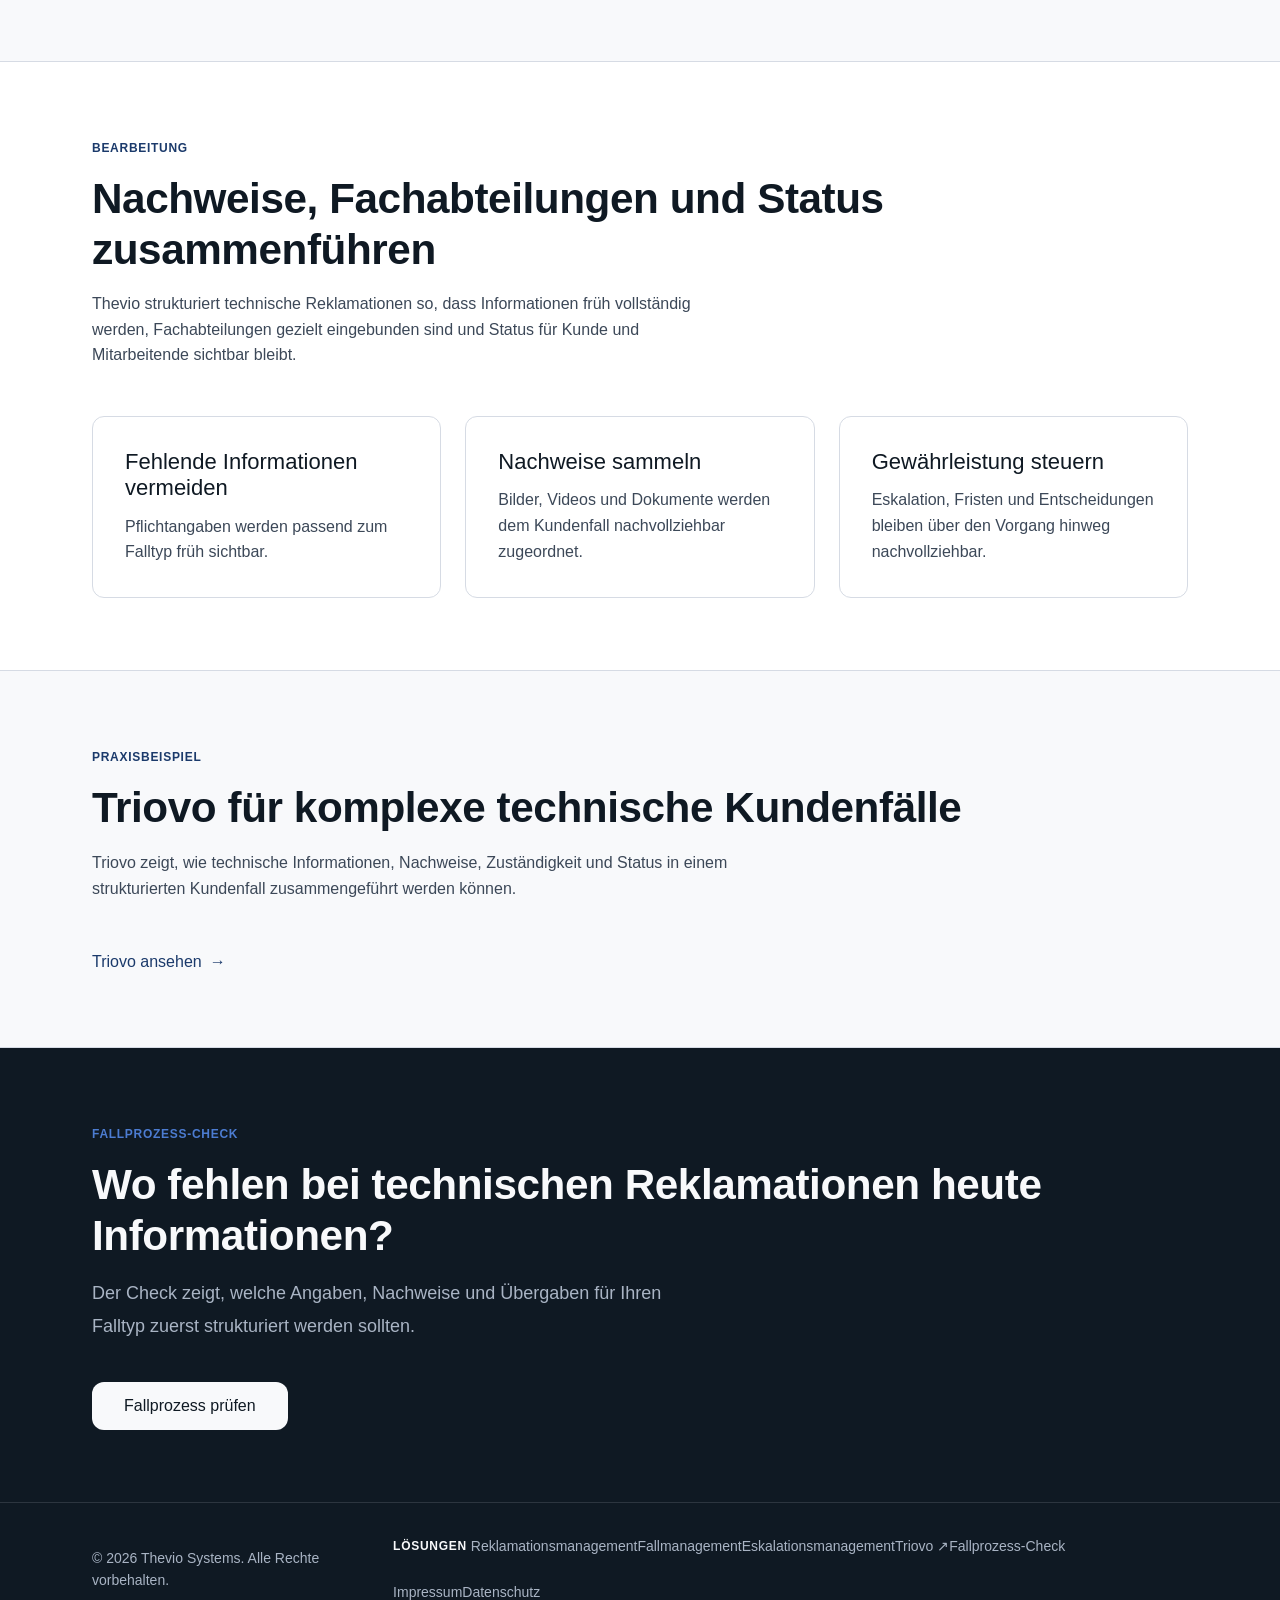
<file: technische-reklamationen.html>
<!DOCTYPE html>
<html lang="de">
<head>
<meta charset="UTF-8" />
<script>document.documentElement.classList.add('js');</script>
<meta name="viewport" content="width=device-width, initial-scale=1.0" />
<meta name="robots" content="index, follow" />
<title>Technische Reklamationen strukturiert bearbeiten | Thevio Systems</title>
<meta name="description" content="Thevio Systems hilft, technische Reklamationen mit Produktdaten, Nachweisen, Zuständigkeit, Status und Eskalationen strukturiert zu bearbeiten." />
<link rel="canonical" href="https://thevio-systems.de/technische-reklamationen.html" />
<meta property="og:type" content="website" />
<meta property="og:title" content="Technische Reklamationen strukturiert bearbeiten | Thevio Systems" />
<meta property="og:description" content="Produktdaten, Fehlerbeschreibung, Fotos, Videos, Rechnung und bisherige Schritte gezielt erfassen." />
<meta property="og:url" content="https://thevio-systems.de/technische-reklamationen.html" />
<meta property="og:locale" content="de_DE" />
<meta name="twitter:card" content="summary" />
<meta name="twitter:title" content="Technische Reklamationen strukturiert bearbeiten | Thevio Systems" />
<meta name="twitter:description" content="Thevio strukturiert technische Reklamationen für Hersteller, Händler, Service und B2B-Handel." />
<script type="application/ld+json">
{"@context":"https://schema.org","@graph":[{"@type":"Service","@id":"https://thevio-systems.de/technische-reklamationen.html#service","name":"Technische Reklamationen strukturiert bearbeiten","url":"https://thevio-systems.de/technische-reklamationen.html","provider":{"@type":"Organization","name":"Thevio Systems","url":"https://thevio-systems.de/"},"areaServed":["Deutschland","DACH"],"serviceType":["Technische Reklamationen","Reklamationsmanagement","Kundenfallsteuerung"],"description":"Thevio Systems hilft Unternehmen, technische Reklamationen durch klare Informationen, Nachweise, Zuständigkeiten, Status und Eskalationswege strukturiert zu bearbeiten."},{"@type":"BreadcrumbList","@id":"https://thevio-systems.de/technische-reklamationen.html#breadcrumb","itemListElement":[{"@type":"ListItem","position":1,"name":"Startseite","item":"https://thevio-systems.de/"},{"@type":"ListItem","position":2,"name":"Technische Reklamationen","item":"https://thevio-systems.de/technische-reklamationen.html"}]}]}
</script>
<link rel="icon" href="/assets/img/thevio-logo.svg" type="image/svg+xml" />
<link rel="stylesheet" href="assets/css/main.css" />
</head>
<body>
<nav class="site-nav" aria-label="Hauptnavigation"><div class="container"><div class="nav-inner"><a href="/" class="nav-logo"><img src="assets/img/thevio-logo.svg" alt="" class="nav-logo-icon" width="44" height="44" /><span class="nav-logo-text">Thevio Systems</span></a><ul class="nav-links" role="list"><li><a href="/#zielgruppen">Problem</a></li><li><a href="/#leistungen">Lösungen</a></li><li><a href="/#triovo">Triovo</a></li><li><a href="/#audit">Vorgehen</a></li><li><a href="/#ueber">Über</a></li><li><a href="/#kontakt">Kontakt</a></li></ul><button type="button" class="nav-toggle" id="nav-toggle" aria-expanded="false" aria-controls="nav-mobile" aria-label="Navigation öffnen"><span></span><span></span><span></span></button></div><nav id="nav-mobile" class="nav-mobile" aria-label="Mobile Navigation"><a href="/#zielgruppen">Problem</a><a href="/#leistungen">Lösungen</a><a href="/#triovo">Triovo</a><a href="/#audit">Vorgehen</a><a href="/#ueber">Über</a><a href="/#kontakt">Kontakt</a></nav></div></nav>
<main>
<section class="hero seo-hero" aria-labelledby="hero-heading"><div class="container"><nav class="breadcrumb" aria-label="Breadcrumb"><a href="/">Startseite</a><span>Technische Reklamationen</span></nav><div class="hero-text"><span class="section-label">Nachweise &amp; Fachbereiche</span><h1 id="hero-heading">Technische Reklamationen strukturiert bearbeiten</h1><p class="hero-sub">Technische Reklamationen werden aufwendig, wenn Produktdaten fehlen, Fehlerbilder unklar sind oder Fachabteilungen ohne ausreichenden Kontext entscheiden müssen.</p><div class="hero-actions"><a href="audit.html" class="btn btn-primary">Fallprozess prüfen</a><a href="reklamationsmanagement.html" class="link-arrow">Reklamationsmanagement ansehen</a></div></div></div></section>
<hr class="section-divider" />
<section class="section section--light" id="zielgruppen" aria-labelledby="zielgruppen-heading"><div class="container"><span class="section-label">Zielgruppen</span><h2 id="zielgruppen-heading">Für technische Produkte, Geräte, Ersatzteile und Servicefälle</h2><p class="section-intro">Relevant ist der Ansatz für E-Commerce, Service, B2B-Handel, Hersteller und Händler, wenn Kundenfälle technische Informationen und nachvollziehbare Prüfung brauchen.</p><ul class="content-list"><li>Geräte, Ersatzteile, Zubehör und technische Produkte</li><li>Gewährleistung, Reparatur, Austausch oder Kulanzprüfung</li><li>Einbindung von Servicepartnern, Fachabteilungen oder Herstellern</li></ul></div></section>
<hr class="section-divider" />
<section class="section" id="informationen" aria-labelledby="informationen-heading"><div class="container"><span class="section-label">Fallaufnahme</span><h2 id="informationen-heading">Welche Informationen häufig fehlen</h2><p class="section-intro">Welche Informationen tatsächlich erforderlich sind, hängt vom Produkt und Unternehmensprozess ab. Häufig geht es um Daten, die eine technische Beurteilung erst möglich machen.</p><div class="cards-grid"><article class="card"><h3>Produkt identifizieren</h3><p>Kauf- oder Auftragsdaten, Produkt, Modell, Seriennummer und Rechnung helfen, den Vorgang einzuordnen.</p></article><article class="card"><h3>Fehler nachvollziehen</h3><p>Fehlerbeschreibung, Fotos, Videos und bisherige Schritte reduzieren Rückfragen.</p></article><article class="card"><h3>Lieferung und Verlauf klären</h3><p>Lieferinformationen, bisherige Maßnahmen und gewünschte Lösung machen den nächsten Schritt belastbarer.</p></article></div></div></section>
<hr class="section-divider" />
<section class="section section--light" id="steuerung" aria-labelledby="steuerung-heading"><div class="container"><span class="section-label">Bearbeitung</span><h2 id="steuerung-heading">Nachweise, Fachabteilungen und Status zusammenführen</h2><p class="section-intro">Thevio strukturiert technische Reklamationen so, dass Informationen früh vollständig werden, Fachabteilungen gezielt eingebunden sind und Status für Kunde und Mitarbeitende sichtbar bleibt.</p><div class="cards-grid"><article class="card"><h3>Fehlende Informationen vermeiden</h3><p>Pflichtangaben werden passend zum Falltyp früh sichtbar.</p></article><article class="card"><h3>Nachweise sammeln</h3><p>Bilder, Videos und Dokumente werden dem Kundenfall nachvollziehbar zugeordnet.</p></article><article class="card"><h3>Gewährleistung steuern</h3><p>Eskalation, Fristen und Entscheidungen bleiben über den Vorgang hinweg nachvollziehbar.</p></article></div></div></section>
<hr class="section-divider" />
<section class="section" id="triovo" aria-labelledby="triovo-heading"><div class="container"><span class="section-label">Praxisbeispiel</span><h2 id="triovo-heading">Triovo für komplexe technische Kundenfälle</h2><p class="section-intro">Triovo zeigt, wie technische Informationen, Nachweise, Zuständigkeit und Status in einem strukturierten Kundenfall zusammengeführt werden können.</p><a href="triovo.html" class="link-arrow">Triovo ansehen</a></div></section>
<hr class="section-divider" />
<section class="section section--dark abschluss-section" id="kontakt" aria-labelledby="kontakt-heading"><div class="container"><span class="section-label section-label--inverse">Fallprozess-Check</span><h2 id="kontakt-heading">Wo fehlen bei technischen Reklamationen heute Informationen?</h2><p class="kontakt-intro">Der Check zeigt, welche Angaben, Nachweise und Übergaben für Ihren Falltyp zuerst strukturiert werden sollten.</p><a href="audit.html" class="btn btn-inverse">Fallprozess prüfen</a></div></section>
</main>
<footer class="site-footer"><div class="container"><div class="footer-inner"><p class="footer-copy">&#169; 2026 Thevio Systems. Alle Rechte vorbehalten.</p><div class="footer-nav-groups"><nav class="footer-links footer-link-group" aria-label="Lösungen"><span class="footer-link-group-label">Lösungen</span><a href="reklamationsmanagement.html">Reklamationsmanagement</a><a href="fallmanagement-kundenservice.html">Fallmanagement</a><a href="eskalationsmanagement-kundenservice.html">Eskalationsmanagement</a><a href="https://triovo.org" target="_blank" rel="noopener noreferrer">Triovo ↗</a><a href="audit.html">Fallprozess-Check</a></nav><nav class="footer-links footer-link-group" aria-label="Rechtliche Links"><a href="impressum.html">Impressum</a><a href="datenschutz.html">Datenschutz</a></nav></div></div></div></footer>
<script src="assets/js/main.js"></script>
</body>
</html>
</file>
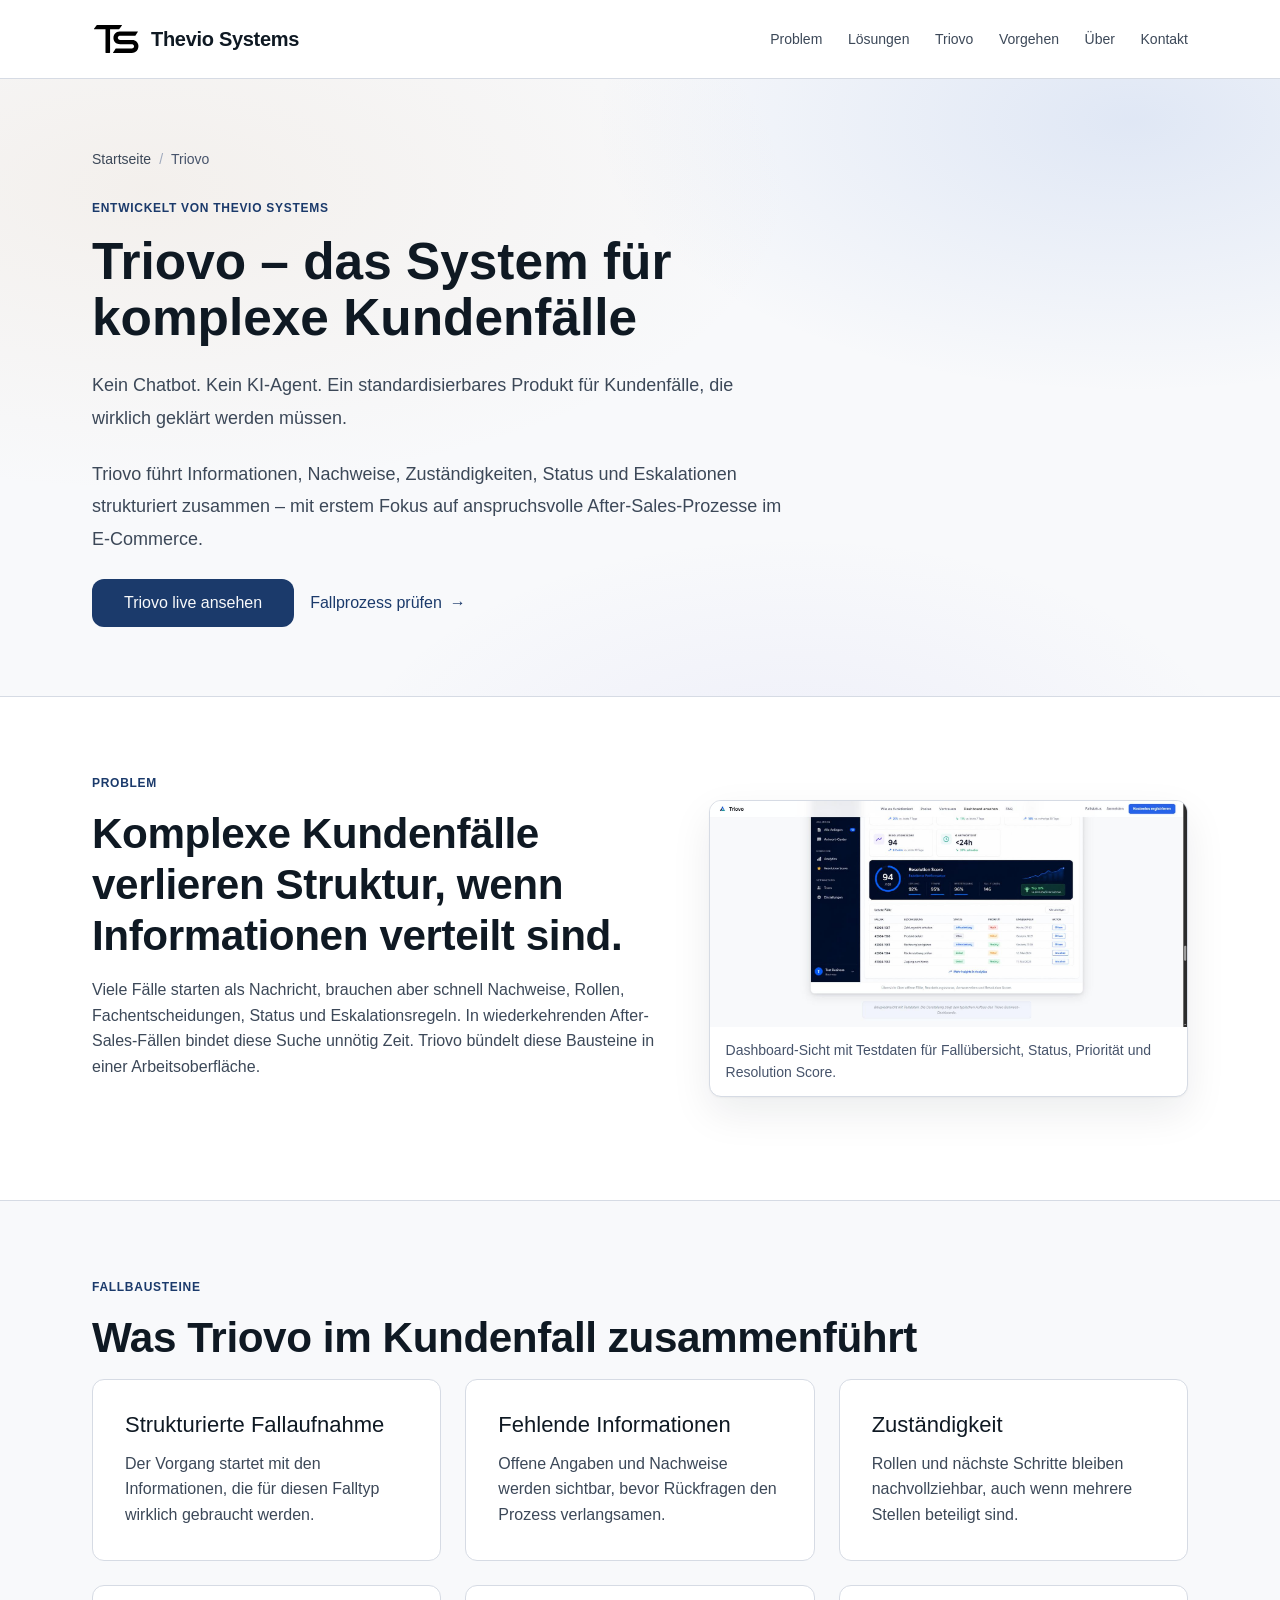
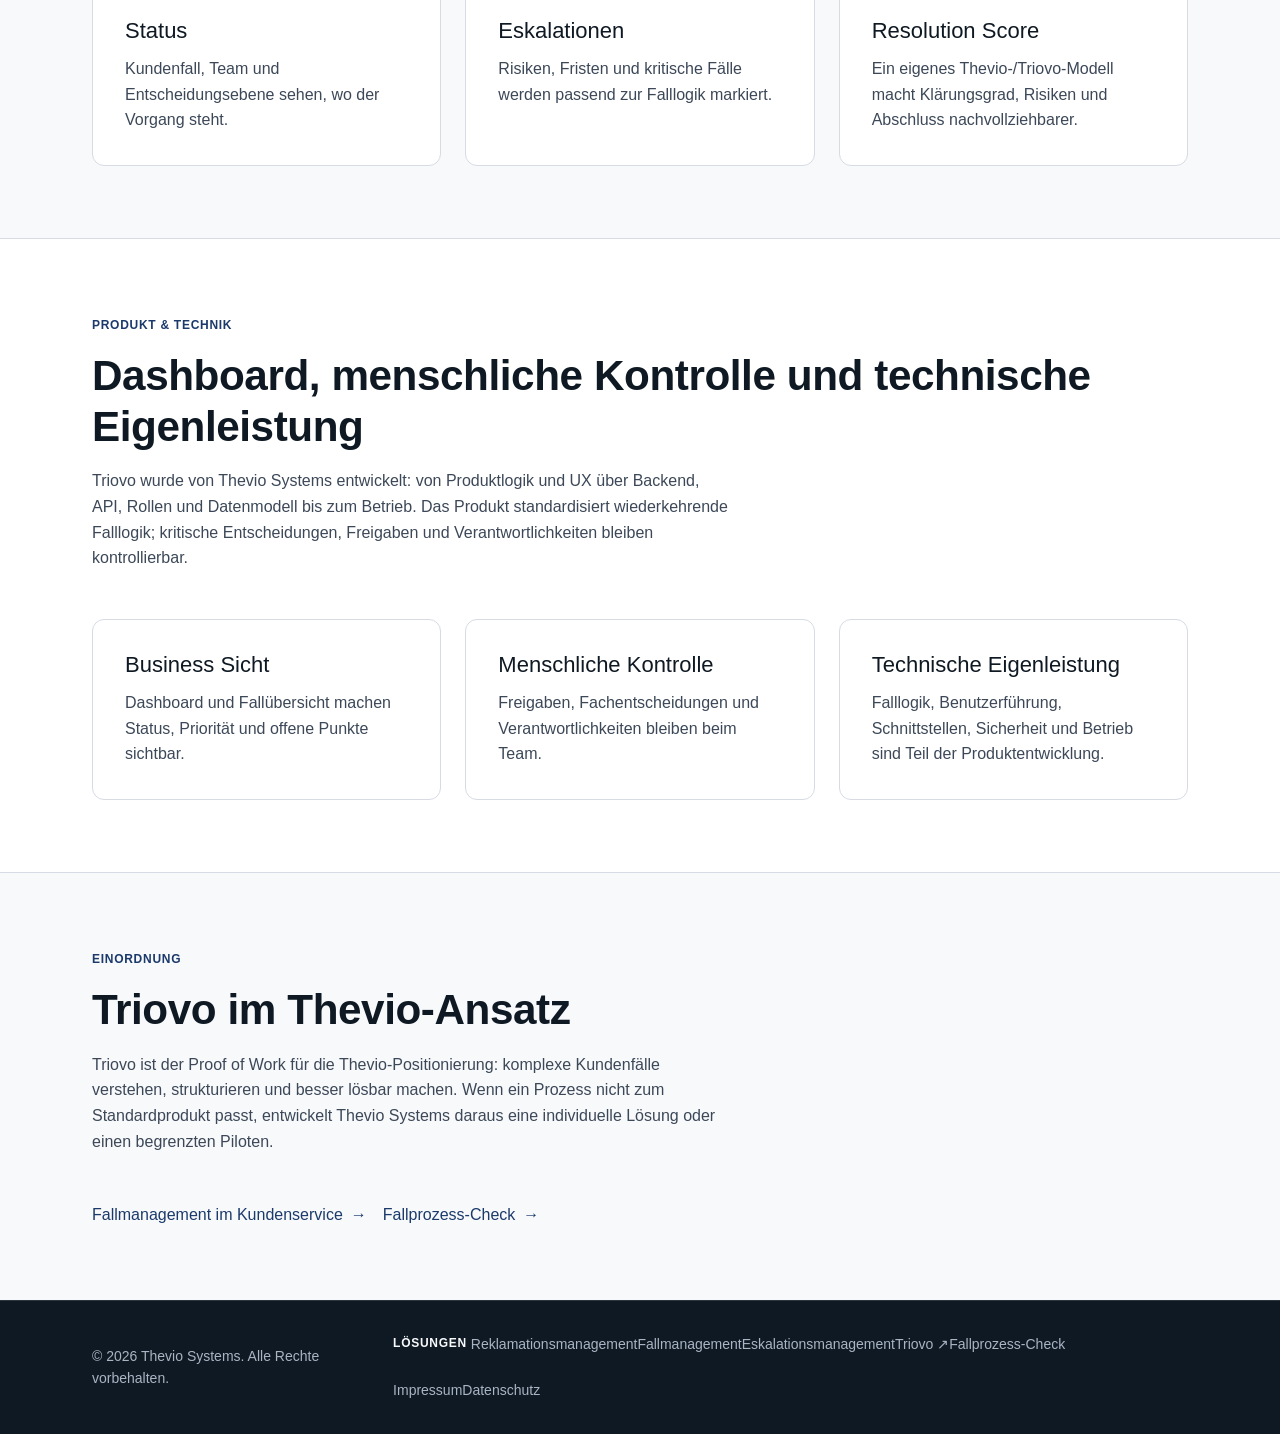
<file: triovo.html>
<!DOCTYPE html>
<html lang="de">
<head>
<meta charset="UTF-8" />
<script>document.documentElement.classList.add('js');</script>
<meta name="viewport" content="width=device-width, initial-scale=1.0" />
<meta name="robots" content="index, follow" />
<title>Triovo | System für komplexe Kundenfälle</title>
<meta name="description" content="Triovo ist das von Thevio Systems entwickelte Produkt für wiederkehrende komplexe Kundenfälle mit erstem Fokus auf anspruchsvolle After-Sales-Prozesse im E-Commerce." />
<link rel="canonical" href="https://thevio-systems.de/triovo.html" />
<meta property="og:type" content="website" />
<meta property="og:title" content="Triovo | System für komplexe Kundenfälle" />
<meta property="og:description" content="Kein Chatbot. Kein KI-Agent. Ein standardisierbares Produkt für Kundenfälle, die wirklich geklärt werden müssen." />
<meta property="og:url" content="https://thevio-systems.de/triovo.html" />
<meta property="og:image" content="https://thevio-systems.de/assets/img/triovo-dashboard-preview.png" />
<meta property="og:locale" content="de_DE" />
<meta name="twitter:card" content="summary_large_image" />
<meta name="twitter:title" content="Triovo | System für komplexe Kundenfälle" />
<meta name="twitter:description" content="Triovo führt Informationen, Nachweise, Zuständigkeiten, Status und Eskalationen für anspruchsvolle After-Sales-Fälle strukturiert zusammen." />
<meta name="twitter:image" content="https://thevio-systems.de/assets/img/triovo-dashboard-preview.png" />
<script type="application/ld+json">
{"@context":"https://schema.org","@graph":[{"@type":"Service","@id":"https://thevio-systems.de/triovo.html#service","name":"Triovo","url":"https://thevio-systems.de/triovo.html","provider":{"@type":"Organization","name":"Thevio Systems","url":"https://thevio-systems.de/"},"serviceType":["System für komplexe Kundenfälle","Kundenfallsteuerung","Customer Case Resolution","After-Sales-Prozesse"],"description":"Triovo ist das von Thevio Systems entwickelte, standardisierbare Produkt für wiederkehrende komplexe Kundenfälle mit erstem Fokus auf anspruchsvolle After-Sales-Prozesse im E-Commerce."},{"@type":"BreadcrumbList","@id":"https://thevio-systems.de/triovo.html#breadcrumb","itemListElement":[{"@type":"ListItem","position":1,"name":"Startseite","item":"https://thevio-systems.de/"},{"@type":"ListItem","position":2,"name":"Triovo","item":"https://thevio-systems.de/triovo.html"}]}]}
</script>
<link rel="icon" href="/assets/img/thevio-logo.svg" type="image/svg+xml" />
<link rel="stylesheet" href="assets/css/main.css" />
</head>
<body>
<nav class="site-nav" aria-label="Hauptnavigation"><div class="container"><div class="nav-inner"><a href="/" class="nav-logo"><img src="assets/img/thevio-logo.svg" alt="" class="nav-logo-icon" width="44" height="44" /><span class="nav-logo-text">Thevio Systems</span></a><ul class="nav-links" role="list"><li><a href="/#zielgruppen">Problem</a></li><li><a href="/#leistungen">Lösungen</a></li><li><a href="/#triovo">Triovo</a></li><li><a href="/#audit">Vorgehen</a></li><li><a href="/#ueber">Über</a></li><li><a href="/#kontakt">Kontakt</a></li></ul><button type="button" class="nav-toggle" id="nav-toggle" aria-expanded="false" aria-controls="nav-mobile" aria-label="Navigation öffnen"><span></span><span></span><span></span></button></div><nav id="nav-mobile" class="nav-mobile" aria-label="Mobile Navigation"><a href="/#zielgruppen">Problem</a><a href="/#leistungen">Lösungen</a><a href="/#triovo">Triovo</a><a href="/#audit">Vorgehen</a><a href="/#ueber">Über</a><a href="/#kontakt">Kontakt</a></nav></div></nav>
<main>
<section class="hero seo-hero" aria-labelledby="hero-heading"><div class="container"><nav class="breadcrumb" aria-label="Breadcrumb"><a href="/">Startseite</a><span>Triovo</span></nav><div class="hero-text"><span class="section-label">Entwickelt von Thevio Systems</span><h1 id="hero-heading">Triovo – das System für komplexe Kundenfälle</h1><p class="hero-sub">Kein Chatbot. Kein KI-Agent. Ein standardisierbares Produkt für Kundenfälle, die wirklich geklärt werden müssen.</p><p class="hero-sub">Triovo führt Informationen, Nachweise, Zuständigkeiten, Status und Eskalationen strukturiert zusammen – mit erstem Fokus auf anspruchsvolle After-Sales-Prozesse im E-Commerce.</p><div class="hero-actions"><a href="https://triovo.org" class="btn btn-primary" target="_blank" rel="noopener noreferrer">Triovo live ansehen</a><a href="audit.html" class="link-arrow">Fallprozess prüfen</a></div></div></div></section>
<hr class="section-divider" />
<section class="section section--light" id="problem" aria-labelledby="problem-heading"><div class="container proof-layout"><div><span class="section-label">Problem</span><h2 id="problem-heading">Komplexe Kundenfälle verlieren Struktur, wenn Informationen verteilt sind.</h2><p class="section-intro">Viele Fälle starten als Nachricht, brauchen aber schnell Nachweise, Rollen, Fachentscheidungen, Status und Eskalationsregeln. In wiederkehrenden After-Sales-Fällen bindet diese Suche unnötig Zeit. Triovo bündelt diese Bausteine in einer Arbeitsoberfläche.</p></div><figure class="proof-image"><img src="assets/img/triovo-dashboard-preview.png" alt="Triovo Dashboard für komplexe Kundenfälle" width="1600" height="1000" loading="lazy" decoding="async" /><figcaption>Dashboard-Sicht mit Testdaten für Fallübersicht, Status, Priorität und Resolution Score.</figcaption></figure></div></section>
<hr class="section-divider" />
<section class="section" id="bausteine" aria-labelledby="bausteine-heading"><div class="container"><span class="section-label">Fallbausteine</span><h2 id="bausteine-heading">Was Triovo im Kundenfall zusammenführt</h2><div class="cards-grid"><article class="card"><h3>Strukturierte Fallaufnahme</h3><p>Der Vorgang startet mit den Informationen, die für diesen Falltyp wirklich gebraucht werden.</p></article><article class="card"><h3>Fehlende Informationen</h3><p>Offene Angaben und Nachweise werden sichtbar, bevor Rückfragen den Prozess verlangsamen.</p></article><article class="card"><h3>Zuständigkeit</h3><p>Rollen und nächste Schritte bleiben nachvollziehbar, auch wenn mehrere Stellen beteiligt sind.</p></article><article class="card"><h3>Status</h3><p>Kundenfall, Team und Entscheidungsebene sehen, wo der Vorgang steht.</p></article><article class="card"><h3>Eskalationen</h3><p>Risiken, Fristen und kritische Fälle werden passend zur Falllogik markiert.</p></article><article class="card"><h3>Resolution Score</h3><p>Ein eigenes Thevio-/Triovo-Modell macht Klärungsgrad, Risiken und Abschluss nachvollziehbarer.</p></article></div></div></section>
<hr class="section-divider" />
<section class="section section--light" id="eigenleistung" aria-labelledby="eigenleistung-heading"><div class="container"><span class="section-label">Produkt &amp; Technik</span><h2 id="eigenleistung-heading">Dashboard, menschliche Kontrolle und technische Eigenleistung</h2><p class="section-intro">Triovo wurde von Thevio Systems entwickelt: von Produktlogik und UX über Backend, API, Rollen und Datenmodell bis zum Betrieb. Das Produkt standardisiert wiederkehrende Falllogik; kritische Entscheidungen, Freigaben und Verantwortlichkeiten bleiben kontrollierbar.</p><div class="cards-grid"><article class="card"><h3>Business Sicht</h3><p>Dashboard und Fallübersicht machen Status, Priorität und offene Punkte sichtbar.</p></article><article class="card"><h3>Menschliche Kontrolle</h3><p>Freigaben, Fachentscheidungen und Verantwortlichkeiten bleiben beim Team.</p></article><article class="card"><h3>Technische Eigenleistung</h3><p>Falllogik, Benutzerführung, Schnittstellen, Sicherheit und Betrieb sind Teil der Produktentwicklung.</p></article></div></div></section>
<hr class="section-divider" />
<section class="section" id="weiter" aria-labelledby="weiter-heading"><div class="container"><span class="section-label">Einordnung</span><h2 id="weiter-heading">Triovo im Thevio-Ansatz</h2><p class="section-intro">Triovo ist der Proof of Work für die Thevio-Positionierung: komplexe Kundenfälle verstehen, strukturieren und besser lösbar machen. Wenn ein Prozess nicht zum Standardprodukt passt, entwickelt Thevio Systems daraus eine individuelle Lösung oder einen begrenzten Piloten.</p><div class="hero-actions"><a href="fallmanagement-kundenservice.html" class="link-arrow">Fallmanagement im Kundenservice</a><a href="audit.html" class="link-arrow">Fallprozess-Check</a></div></div></section>
</main>
<footer class="site-footer"><div class="container"><div class="footer-inner"><p class="footer-copy">&#169; 2026 Thevio Systems. Alle Rechte vorbehalten.</p><div class="footer-nav-groups"><nav class="footer-links footer-link-group" aria-label="Lösungen"><span class="footer-link-group-label">Lösungen</span><a href="reklamationsmanagement.html">Reklamationsmanagement</a><a href="fallmanagement-kundenservice.html">Fallmanagement</a><a href="eskalationsmanagement-kundenservice.html">Eskalationsmanagement</a><a href="https://triovo.org" target="_blank" rel="noopener noreferrer">Triovo ↗</a><a href="audit.html">Fallprozess-Check</a></nav><nav class="footer-links footer-link-group" aria-label="Rechtliche Links"><a href="impressum.html">Impressum</a><a href="datenschutz.html">Datenschutz</a></nav></div></div></div></footer>
<script src="assets/js/main.js"></script>
</body>
</html>
</file>
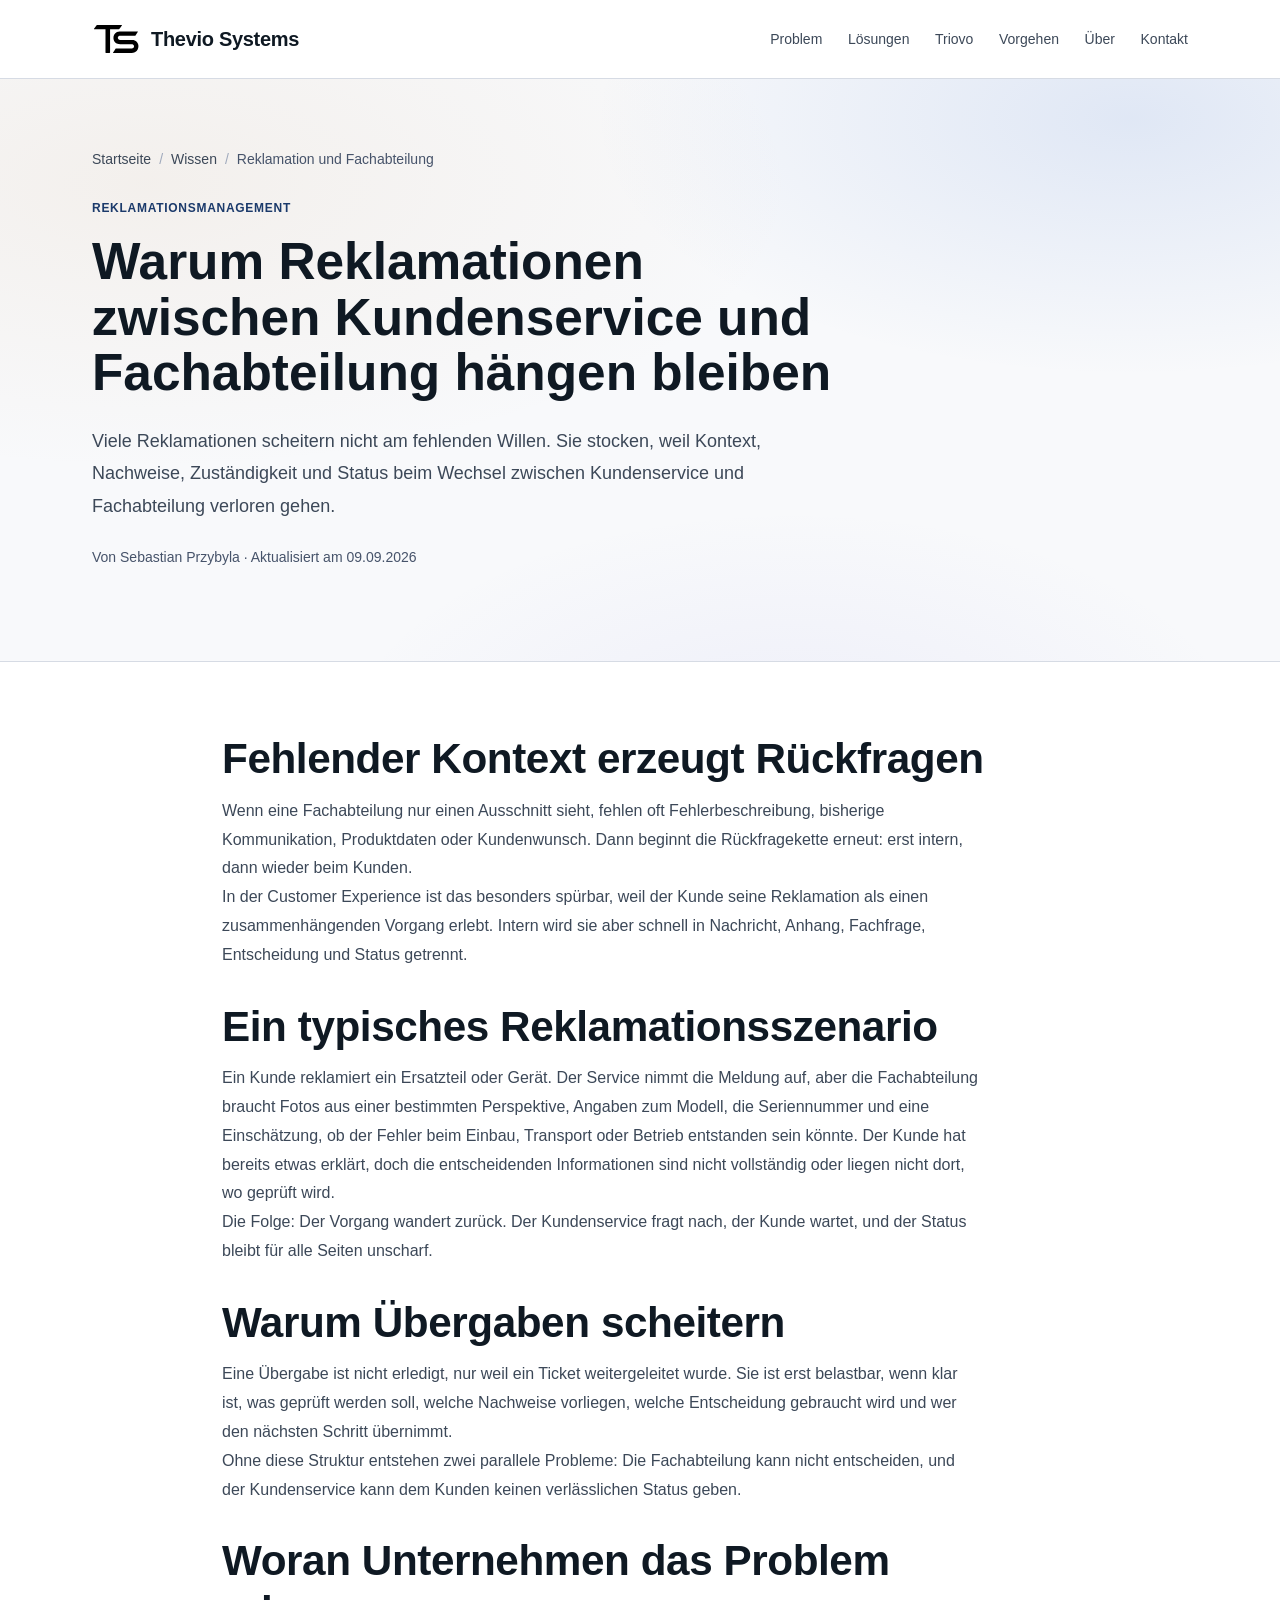
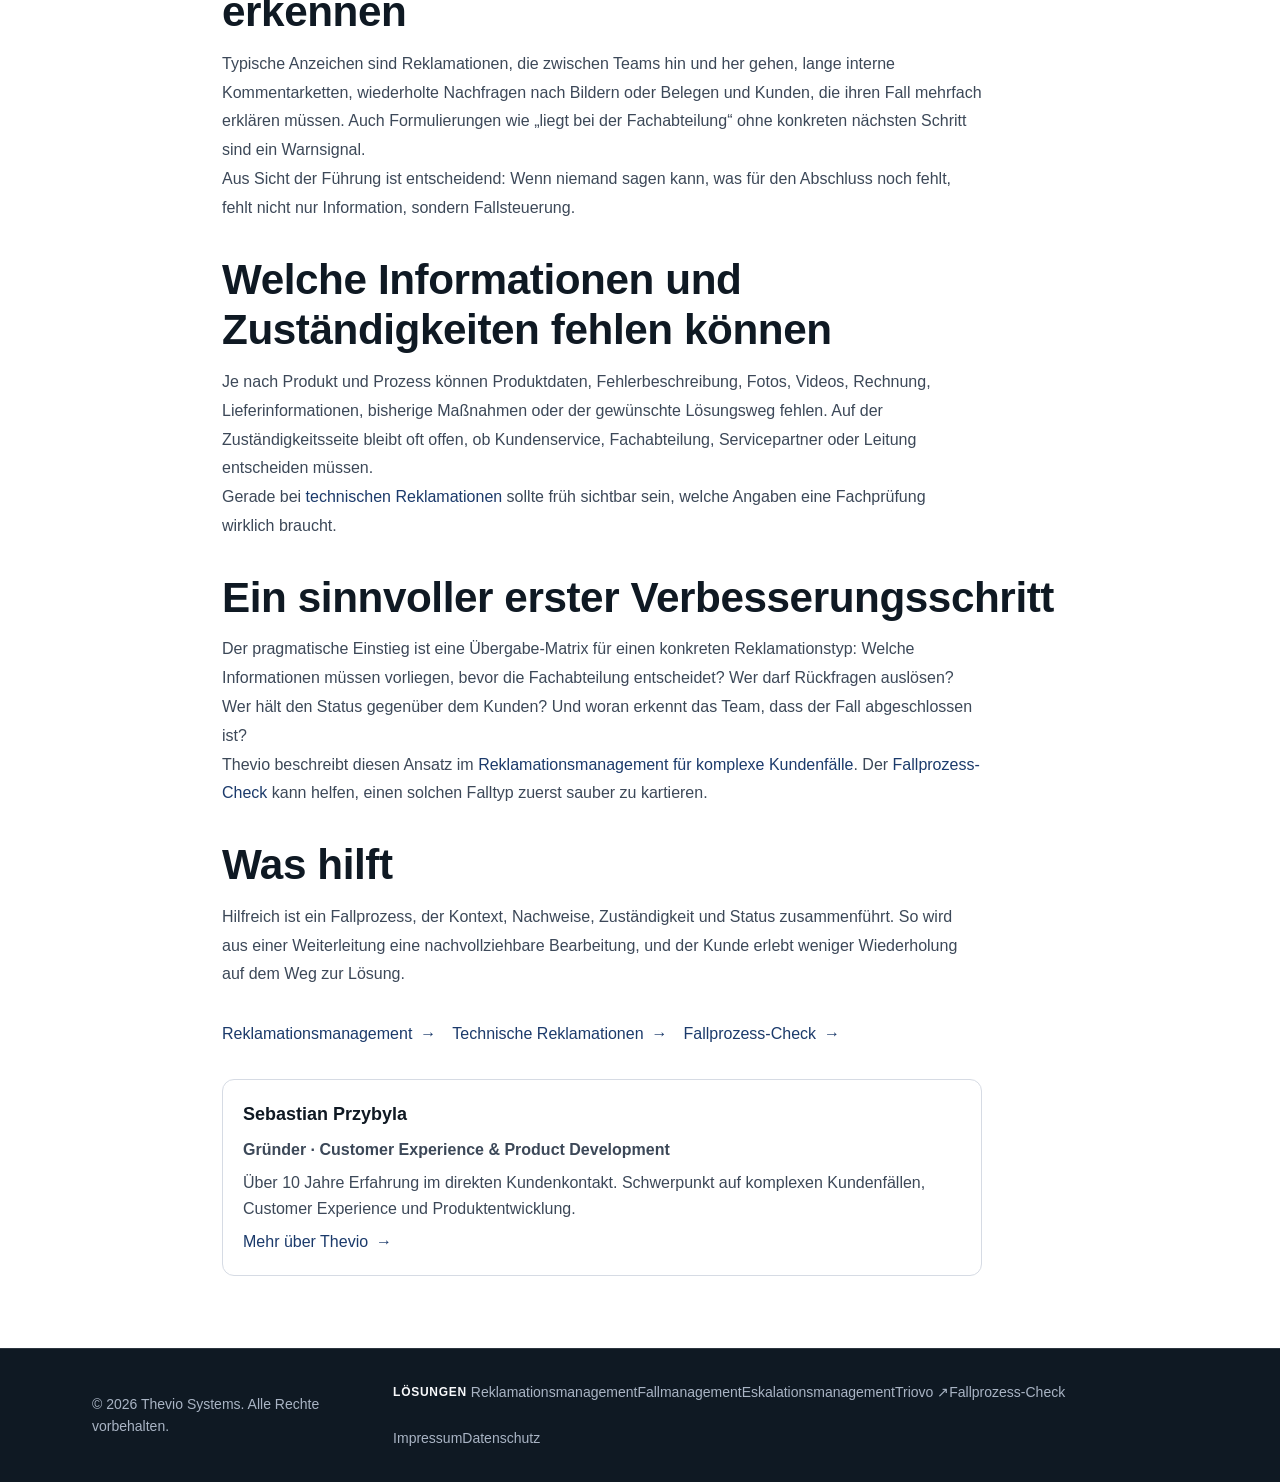
<file: wissen/reklamationen-zwischen-kundenservice-und-fachabteilung.html>
<!DOCTYPE html>
<html lang="de">
<head>
<meta charset="UTF-8" />
<script>document.documentElement.classList.add('js');</script>
<meta name="viewport" content="width=device-width, initial-scale=1.0" />
<meta name="robots" content="index, follow" />
<title>Warum Reklamationen zwischen Kundenservice und Fachabteilung hängen bleiben</title>
<meta name="description" content="Warum Reklamationen zwischen Kundenservice und Fachabteilung stocken: fehlender Kontext, unvollständige Übergaben, Rückfragen, Zuständigkeit und Status." />
<link rel="canonical" href="https://thevio-systems.de/wissen/reklamationen-zwischen-kundenservice-und-fachabteilung.html" />
<meta property="og:type" content="article" />
<meta property="og:title" content="Warum Reklamationen zwischen Kundenservice und Fachabteilung hängen bleiben" />
<meta property="og:description" content="Fehlender Kontext, unvollständige Übergaben und unklarer Status machen Reklamationen langsam." />
<meta property="og:url" content="https://thevio-systems.de/wissen/reklamationen-zwischen-kundenservice-und-fachabteilung.html" />
<meta property="og:locale" content="de_DE" />
<meta name="twitter:card" content="summary" />
<script type="application/ld+json">
{"@context":"https://schema.org","@graph":[{"@type":"Article","@id":"https://thevio-systems.de/wissen/reklamationen-zwischen-kundenservice-und-fachabteilung.html#article","headline":"Warum Reklamationen zwischen Kundenservice und Fachabteilung hängen bleiben","datePublished":"2026-09-09","dateModified":"2026-09-09","inLanguage":"de-DE","author":{"@type":"Person","name":"Sebastian Przybyla","url":"https://thevio-systems.de/#ueber"},"publisher":{"@type":"Organization","name":"Thevio Systems","url":"https://thevio-systems.de/","logo":{"@type":"ImageObject","url":"https://thevio-systems.de/assets/img/thevio-logo.svg"}},"description":"Warum Reklamationen zwischen Kundenservice und Fachabteilung stocken: fehlender Kontext, unvollständige Übergaben, Rückfragen, Zuständigkeit und Status."},{"@type":"BreadcrumbList","@id":"https://thevio-systems.de/wissen/reklamationen-zwischen-kundenservice-und-fachabteilung.html#breadcrumb","itemListElement":[{"@type":"ListItem","position":1,"name":"Startseite","item":"https://thevio-systems.de/"},{"@type":"ListItem","position":2,"name":"Wissen","item":"https://thevio-systems.de/wissen/"},{"@type":"ListItem","position":3,"name":"Reklamationen zwischen Kundenservice und Fachabteilung","item":"https://thevio-systems.de/wissen/reklamationen-zwischen-kundenservice-und-fachabteilung.html"}]}]}
</script>
<link rel="icon" href="/assets/img/thevio-logo.svg" type="image/svg+xml" />
<link rel="stylesheet" href="../assets/css/main.css" />
</head>
<body>
<nav class="site-nav" aria-label="Hauptnavigation"><div class="container"><div class="nav-inner"><a href="/" class="nav-logo"><img src="../assets/img/thevio-logo.svg" alt="" class="nav-logo-icon" width="44" height="44" /><span class="nav-logo-text">Thevio Systems</span></a><ul class="nav-links" role="list"><li><a href="/#zielgruppen">Problem</a></li><li><a href="/#leistungen">Lösungen</a></li><li><a href="/#triovo">Triovo</a></li><li><a href="/#audit">Vorgehen</a></li><li><a href="/#ueber">Über</a></li><li><a href="/#kontakt">Kontakt</a></li></ul><button type="button" class="nav-toggle" id="nav-toggle" aria-expanded="false" aria-controls="nav-mobile" aria-label="Navigation öffnen"><span></span><span></span><span></span></button></div><nav id="nav-mobile" class="nav-mobile" aria-label="Mobile Navigation"><a href="/#zielgruppen">Problem</a><a href="/#leistungen">Lösungen</a><a href="/#triovo">Triovo</a><a href="/#audit">Vorgehen</a><a href="/#ueber">Über</a><a href="/#kontakt">Kontakt</a></nav></div></nav>
<main>
<article>
<section class="hero seo-hero" aria-labelledby="hero-heading"><div class="container"><nav class="breadcrumb" aria-label="Breadcrumb"><a href="/">Startseite</a><a href="/wissen/">Wissen</a><span>Reklamation und Fachabteilung</span></nav><div class="hero-text"><span class="section-label">Reklamationsmanagement</span><h1 id="hero-heading">Warum Reklamationen zwischen Kundenservice und Fachabteilung hängen bleiben</h1><p class="hero-sub">Viele Reklamationen scheitern nicht am fehlenden Willen. Sie stocken, weil Kontext, Nachweise, Zuständigkeit und Status beim Wechsel zwischen Kundenservice und Fachabteilung verloren gehen.</p><p class="article-meta">Von Sebastian Przybyla · Aktualisiert am 09.09.2026</p></div></div></section>
<hr class="section-divider" />
<section class="section section--light"><div class="container article-layout"><div class="article-body"><section><h2>Fehlender Kontext erzeugt Rückfragen</h2><p>Wenn eine Fachabteilung nur einen Ausschnitt sieht, fehlen oft Fehlerbeschreibung, bisherige Kommunikation, Produktdaten oder Kundenwunsch. Dann beginnt die Rückfragekette erneut: erst intern, dann wieder beim Kunden.</p><p>In der Customer Experience ist das besonders spürbar, weil der Kunde seine Reklamation als einen zusammenhängenden Vorgang erlebt. Intern wird sie aber schnell in Nachricht, Anhang, Fachfrage, Entscheidung und Status getrennt.</p></section><section><h2>Ein typisches Reklamationsszenario</h2><p>Ein Kunde reklamiert ein Ersatzteil oder Gerät. Der Service nimmt die Meldung auf, aber die Fachabteilung braucht Fotos aus einer bestimmten Perspektive, Angaben zum Modell, die Seriennummer und eine Einschätzung, ob der Fehler beim Einbau, Transport oder Betrieb entstanden sein könnte. Der Kunde hat bereits etwas erklärt, doch die entscheidenden Informationen sind nicht vollständig oder liegen nicht dort, wo geprüft wird.</p><p>Die Folge: Der Vorgang wandert zurück. Der Kundenservice fragt nach, der Kunde wartet, und der Status bleibt für alle Seiten unscharf.</p></section><section><h2>Warum Übergaben scheitern</h2><p>Eine Übergabe ist nicht erledigt, nur weil ein Ticket weitergeleitet wurde. Sie ist erst belastbar, wenn klar ist, was geprüft werden soll, welche Nachweise vorliegen, welche Entscheidung gebraucht wird und wer den nächsten Schritt übernimmt.</p><p>Ohne diese Struktur entstehen zwei parallele Probleme: Die Fachabteilung kann nicht entscheiden, und der Kundenservice kann dem Kunden keinen verlässlichen Status geben.</p></section><section><h2>Woran Unternehmen das Problem erkennen</h2><p>Typische Anzeichen sind Reklamationen, die zwischen Teams hin und her gehen, lange interne Kommentarketten, wiederholte Nachfragen nach Bildern oder Belegen und Kunden, die ihren Fall mehrfach erklären müssen. Auch Formulierungen wie „liegt bei der Fachabteilung“ ohne konkreten nächsten Schritt sind ein Warnsignal.</p><p>Aus Sicht der Führung ist entscheidend: Wenn niemand sagen kann, was für den Abschluss noch fehlt, fehlt nicht nur Information, sondern Fallsteuerung.</p></section><section><h2>Welche Informationen und Zuständigkeiten fehlen können</h2><p>Je nach Produkt und Prozess können Produktdaten, Fehlerbeschreibung, Fotos, Videos, Rechnung, Lieferinformationen, bisherige Maßnahmen oder der gewünschte Lösungsweg fehlen. Auf der Zuständigkeitsseite bleibt oft offen, ob Kundenservice, Fachabteilung, Servicepartner oder Leitung entscheiden müssen.</p><p>Gerade bei <a href="../technische-reklamationen.html">technischen Reklamationen</a> sollte früh sichtbar sein, welche Angaben eine Fachprüfung wirklich braucht.</p></section><section><h2>Ein sinnvoller erster Verbesserungsschritt</h2><p>Der pragmatische Einstieg ist eine Übergabe-Matrix für einen konkreten Reklamationstyp: Welche Informationen müssen vorliegen, bevor die Fachabteilung entscheidet? Wer darf Rückfragen auslösen? Wer hält den Status gegenüber dem Kunden? Und woran erkennt das Team, dass der Fall abgeschlossen ist?</p><p>Thevio beschreibt diesen Ansatz im <a href="../reklamationsmanagement.html">Reklamationsmanagement für komplexe Kundenfälle</a>. Der <a href="../audit.html">Fallprozess-Check</a> kann helfen, einen solchen Falltyp zuerst sauber zu kartieren.</p></section><section><h2>Was hilft</h2><p>Hilfreich ist ein Fallprozess, der Kontext, Nachweise, Zuständigkeit und Status zusammenführt. So wird aus einer Weiterleitung eine nachvollziehbare Bearbeitung, und der Kunde erlebt weniger Wiederholung auf dem Weg zur Lösung.</p></section></div><div class="hero-actions"><a href="../reklamationsmanagement.html" class="link-arrow">Reklamationsmanagement</a><a href="../technische-reklamationen.html" class="link-arrow">Technische Reklamationen</a><a href="../audit.html" class="link-arrow">Fallprozess-Check</a></div><aside class="author-box" aria-label="Autor"><strong>Sebastian Przybyla</strong><span>Gründer · Customer Experience &amp; Product Development</span><p>Über 10 Jahre Erfahrung im direkten Kundenkontakt. Schwerpunkt auf komplexen Kundenfällen, Customer Experience und Produktentwicklung.</p><a href="/#ueber" class="link-arrow">Mehr über Thevio</a></aside></div></section>
</article>
</main>
<footer class="site-footer"><div class="container"><div class="footer-inner"><p class="footer-copy">&#169; 2026 Thevio Systems. Alle Rechte vorbehalten.</p><div class="footer-nav-groups"><nav class="footer-links footer-link-group" aria-label="Lösungen"><span class="footer-link-group-label">Lösungen</span><a href="../reklamationsmanagement.html">Reklamationsmanagement</a><a href="../fallmanagement-kundenservice.html">Fallmanagement</a><a href="../eskalationsmanagement-kundenservice.html">Eskalationsmanagement</a><a href="https://triovo.org" target="_blank" rel="noopener noreferrer">Triovo ↗</a><a href="../audit.html">Fallprozess-Check</a></nav><nav class="footer-links footer-link-group" aria-label="Rechtliche Links"><a href="../impressum.html">Impressum</a><a href="../datenschutz.html">Datenschutz</a></nav></div></div></div></footer>
<script src="../assets/js/main.js"></script>
</body>
</html>
</file>
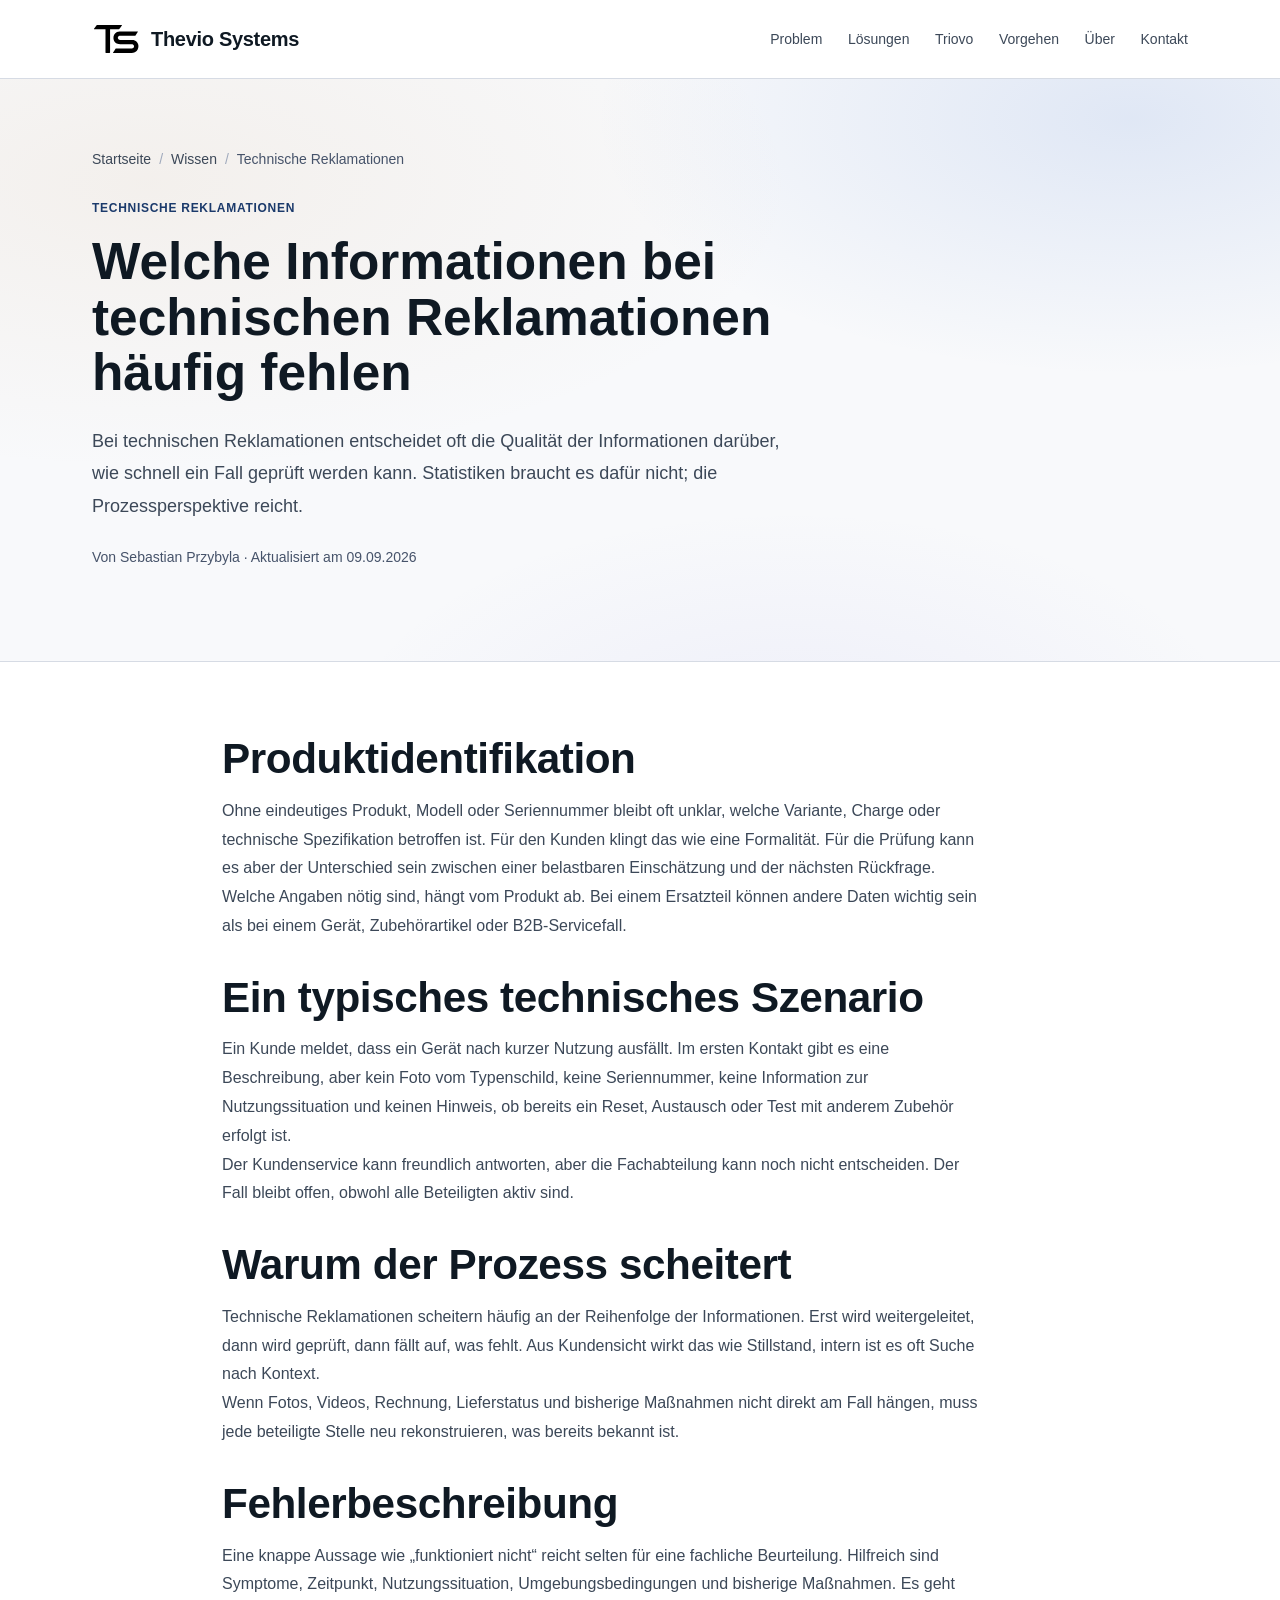
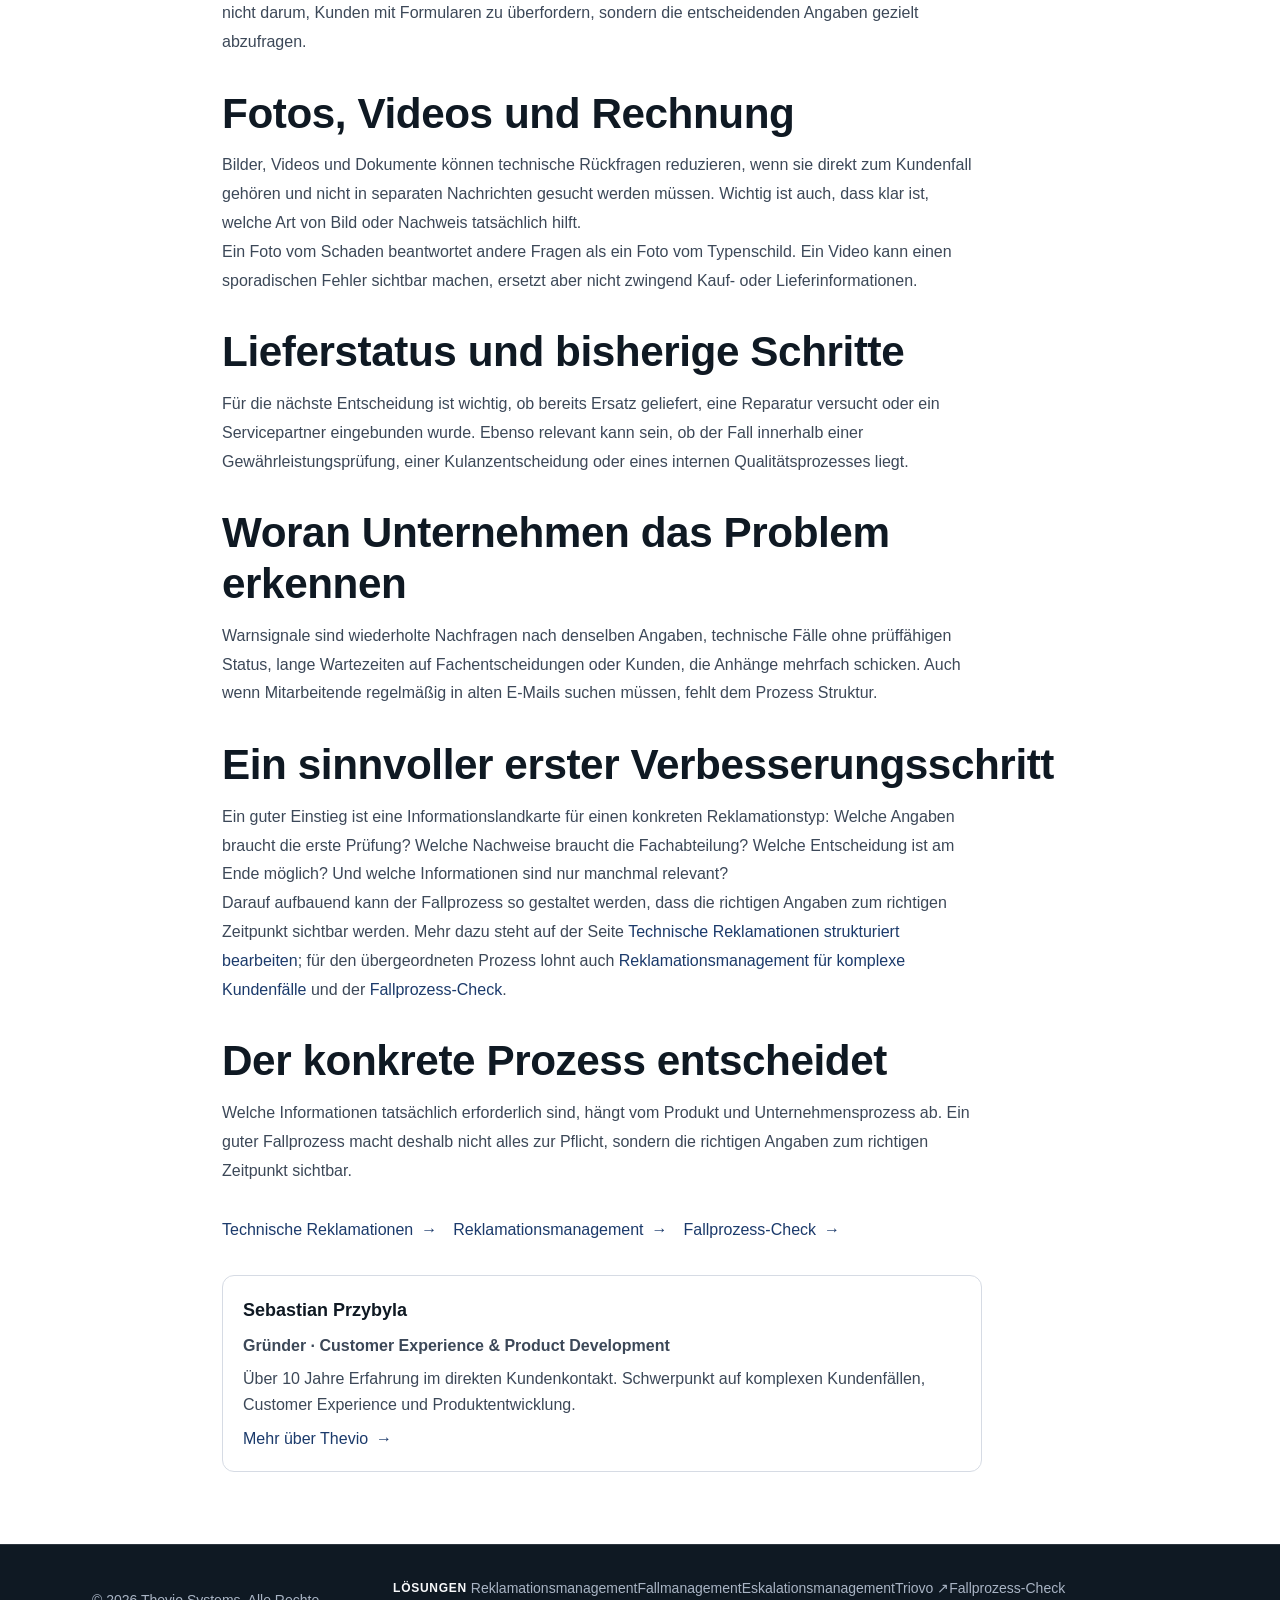
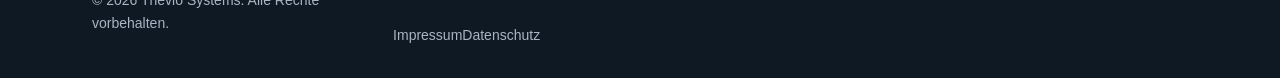
<file: wissen/technische-reklamationen-fehlende-informationen.html>
<!DOCTYPE html>
<html lang="de">
<head>
<meta charset="UTF-8" />
<script>document.documentElement.classList.add('js');</script>
<meta name="viewport" content="width=device-width, initial-scale=1.0" />
<meta name="robots" content="index, follow" />
<title>Welche Informationen bei technischen Reklamationen häufig fehlen</title>
<meta name="description" content="Welche Informationen bei technischen Reklamationen häufig fehlen: Produktidentifikation, Modell, Seriennummer, Fehlerbeschreibung, Fotos, Videos, Rechnung und Verlauf." />
<link rel="canonical" href="https://thevio-systems.de/wissen/technische-reklamationen-fehlende-informationen.html" />
<meta property="og:type" content="article" />
<meta property="og:title" content="Welche Informationen bei technischen Reklamationen häufig fehlen" />
<meta property="og:description" content="Eine Prozessperspektive auf fehlende Informationen bei technischen Reklamationen, ohne erfundene Statistiken." />
<meta property="og:url" content="https://thevio-systems.de/wissen/technische-reklamationen-fehlende-informationen.html" />
<meta property="og:locale" content="de_DE" />
<meta name="twitter:card" content="summary" />
<script type="application/ld+json">
{"@context":"https://schema.org","@graph":[{"@type":"Article","@id":"https://thevio-systems.de/wissen/technische-reklamationen-fehlende-informationen.html#article","headline":"Welche Informationen bei technischen Reklamationen häufig fehlen","datePublished":"2026-09-09","dateModified":"2026-09-09","inLanguage":"de-DE","author":{"@type":"Person","name":"Sebastian Przybyla","url":"https://thevio-systems.de/#ueber"},"publisher":{"@type":"Organization","name":"Thevio Systems","url":"https://thevio-systems.de/","logo":{"@type":"ImageObject","url":"https://thevio-systems.de/assets/img/thevio-logo.svg"}},"description":"Welche Informationen bei technischen Reklamationen häufig fehlen: Produktidentifikation, Modell, Seriennummer, Fehlerbeschreibung, Fotos, Videos, Rechnung und Verlauf."},{"@type":"BreadcrumbList","@id":"https://thevio-systems.de/wissen/technische-reklamationen-fehlende-informationen.html#breadcrumb","itemListElement":[{"@type":"ListItem","position":1,"name":"Startseite","item":"https://thevio-systems.de/"},{"@type":"ListItem","position":2,"name":"Wissen","item":"https://thevio-systems.de/wissen/"},{"@type":"ListItem","position":3,"name":"Informationen bei technischen Reklamationen","item":"https://thevio-systems.de/wissen/technische-reklamationen-fehlende-informationen.html"}]}]}
</script>
<link rel="icon" href="/assets/img/thevio-logo.svg" type="image/svg+xml" />
<link rel="stylesheet" href="../assets/css/main.css" />
</head>
<body>
<nav class="site-nav" aria-label="Hauptnavigation"><div class="container"><div class="nav-inner"><a href="/" class="nav-logo"><img src="../assets/img/thevio-logo.svg" alt="" class="nav-logo-icon" width="44" height="44" /><span class="nav-logo-text">Thevio Systems</span></a><ul class="nav-links" role="list"><li><a href="/#zielgruppen">Problem</a></li><li><a href="/#leistungen">Lösungen</a></li><li><a href="/#triovo">Triovo</a></li><li><a href="/#audit">Vorgehen</a></li><li><a href="/#ueber">Über</a></li><li><a href="/#kontakt">Kontakt</a></li></ul><button type="button" class="nav-toggle" id="nav-toggle" aria-expanded="false" aria-controls="nav-mobile" aria-label="Navigation öffnen"><span></span><span></span><span></span></button></div><nav id="nav-mobile" class="nav-mobile" aria-label="Mobile Navigation"><a href="/#zielgruppen">Problem</a><a href="/#leistungen">Lösungen</a><a href="/#triovo">Triovo</a><a href="/#audit">Vorgehen</a><a href="/#ueber">Über</a><a href="/#kontakt">Kontakt</a></nav></div></nav>
<main>
<article>
<section class="hero seo-hero" aria-labelledby="hero-heading"><div class="container"><nav class="breadcrumb" aria-label="Breadcrumb"><a href="/">Startseite</a><a href="/wissen/">Wissen</a><span>Technische Reklamationen</span></nav><div class="hero-text"><span class="section-label">Technische Reklamationen</span><h1 id="hero-heading">Welche Informationen bei technischen Reklamationen häufig fehlen</h1><p class="hero-sub">Bei technischen Reklamationen entscheidet oft die Qualität der Informationen darüber, wie schnell ein Fall geprüft werden kann. Statistiken braucht es dafür nicht; die Prozessperspektive reicht.</p><p class="article-meta">Von Sebastian Przybyla · Aktualisiert am 09.09.2026</p></div></div></section>
<hr class="section-divider" />
<section class="section section--light"><div class="container article-layout"><div class="article-body"><section><h2>Produktidentifikation</h2><p>Ohne eindeutiges Produkt, Modell oder Seriennummer bleibt oft unklar, welche Variante, Charge oder technische Spezifikation betroffen ist. Für den Kunden klingt das wie eine Formalität. Für die Prüfung kann es aber der Unterschied sein zwischen einer belastbaren Einschätzung und der nächsten Rückfrage.</p><p>Welche Angaben nötig sind, hängt vom Produkt ab. Bei einem Ersatzteil können andere Daten wichtig sein als bei einem Gerät, Zubehörartikel oder B2B-Servicefall.</p></section><section><h2>Ein typisches technisches Szenario</h2><p>Ein Kunde meldet, dass ein Gerät nach kurzer Nutzung ausfällt. Im ersten Kontakt gibt es eine Beschreibung, aber kein Foto vom Typenschild, keine Seriennummer, keine Information zur Nutzungssituation und keinen Hinweis, ob bereits ein Reset, Austausch oder Test mit anderem Zubehör erfolgt ist.</p><p>Der Kundenservice kann freundlich antworten, aber die Fachabteilung kann noch nicht entscheiden. Der Fall bleibt offen, obwohl alle Beteiligten aktiv sind.</p></section><section><h2>Warum der Prozess scheitert</h2><p>Technische Reklamationen scheitern häufig an der Reihenfolge der Informationen. Erst wird weitergeleitet, dann wird geprüft, dann fällt auf, was fehlt. Aus Kundensicht wirkt das wie Stillstand, intern ist es oft Suche nach Kontext.</p><p>Wenn Fotos, Videos, Rechnung, Lieferstatus und bisherige Maßnahmen nicht direkt am Fall hängen, muss jede beteiligte Stelle neu rekonstruieren, was bereits bekannt ist.</p></section><section><h2>Fehlerbeschreibung</h2><p>Eine knappe Aussage wie „funktioniert nicht“ reicht selten für eine fachliche Beurteilung. Hilfreich sind Symptome, Zeitpunkt, Nutzungssituation, Umgebungsbedingungen und bisherige Maßnahmen. Es geht nicht darum, Kunden mit Formularen zu überfordern, sondern die entscheidenden Angaben gezielt abzufragen.</p></section><section><h2>Fotos, Videos und Rechnung</h2><p>Bilder, Videos und Dokumente können technische Rückfragen reduzieren, wenn sie direkt zum Kundenfall gehören und nicht in separaten Nachrichten gesucht werden müssen. Wichtig ist auch, dass klar ist, welche Art von Bild oder Nachweis tatsächlich hilft.</p><p>Ein Foto vom Schaden beantwortet andere Fragen als ein Foto vom Typenschild. Ein Video kann einen sporadischen Fehler sichtbar machen, ersetzt aber nicht zwingend Kauf- oder Lieferinformationen.</p></section><section><h2>Lieferstatus und bisherige Schritte</h2><p>Für die nächste Entscheidung ist wichtig, ob bereits Ersatz geliefert, eine Reparatur versucht oder ein Servicepartner eingebunden wurde. Ebenso relevant kann sein, ob der Fall innerhalb einer Gewährleistungsprüfung, einer Kulanzentscheidung oder eines internen Qualitätsprozesses liegt.</p></section><section><h2>Woran Unternehmen das Problem erkennen</h2><p>Warnsignale sind wiederholte Nachfragen nach denselben Angaben, technische Fälle ohne prüffähigen Status, lange Wartezeiten auf Fachentscheidungen oder Kunden, die Anhänge mehrfach schicken. Auch wenn Mitarbeitende regelmäßig in alten E-Mails suchen müssen, fehlt dem Prozess Struktur.</p></section><section><h2>Ein sinnvoller erster Verbesserungsschritt</h2><p>Ein guter Einstieg ist eine Informationslandkarte für einen konkreten Reklamationstyp: Welche Angaben braucht die erste Prüfung? Welche Nachweise braucht die Fachabteilung? Welche Entscheidung ist am Ende möglich? Und welche Informationen sind nur manchmal relevant?</p><p>Darauf aufbauend kann der Fallprozess so gestaltet werden, dass die richtigen Angaben zum richtigen Zeitpunkt sichtbar werden. Mehr dazu steht auf der Seite <a href="../technische-reklamationen.html">Technische Reklamationen strukturiert bearbeiten</a>; für den übergeordneten Prozess lohnt auch <a href="../reklamationsmanagement.html">Reklamationsmanagement für komplexe Kundenfälle</a> und der <a href="../audit.html">Fallprozess-Check</a>.</p></section><section><h2>Der konkrete Prozess entscheidet</h2><p>Welche Informationen tatsächlich erforderlich sind, hängt vom Produkt und Unternehmensprozess ab. Ein guter Fallprozess macht deshalb nicht alles zur Pflicht, sondern die richtigen Angaben zum richtigen Zeitpunkt sichtbar.</p></section></div><div class="hero-actions"><a href="../technische-reklamationen.html" class="link-arrow">Technische Reklamationen</a><a href="../reklamationsmanagement.html" class="link-arrow">Reklamationsmanagement</a><a href="../audit.html" class="link-arrow">Fallprozess-Check</a></div><aside class="author-box" aria-label="Autor"><strong>Sebastian Przybyla</strong><span>Gründer · Customer Experience &amp; Product Development</span><p>Über 10 Jahre Erfahrung im direkten Kundenkontakt. Schwerpunkt auf komplexen Kundenfällen, Customer Experience und Produktentwicklung.</p><a href="/#ueber" class="link-arrow">Mehr über Thevio</a></aside></div></section>
</article>
</main>
<footer class="site-footer"><div class="container"><div class="footer-inner"><p class="footer-copy">&#169; 2026 Thevio Systems. Alle Rechte vorbehalten.</p><div class="footer-nav-groups"><nav class="footer-links footer-link-group" aria-label="Lösungen"><span class="footer-link-group-label">Lösungen</span><a href="../reklamationsmanagement.html">Reklamationsmanagement</a><a href="../fallmanagement-kundenservice.html">Fallmanagement</a><a href="../eskalationsmanagement-kundenservice.html">Eskalationsmanagement</a><a href="https://triovo.org" target="_blank" rel="noopener noreferrer">Triovo ↗</a><a href="../audit.html">Fallprozess-Check</a></nav><nav class="footer-links footer-link-group" aria-label="Rechtliche Links"><a href="../impressum.html">Impressum</a><a href="../datenschutz.html">Datenschutz</a></nav></div></div></div></footer>
<script src="../assets/js/main.js"></script>
</body>
</html>
</file>
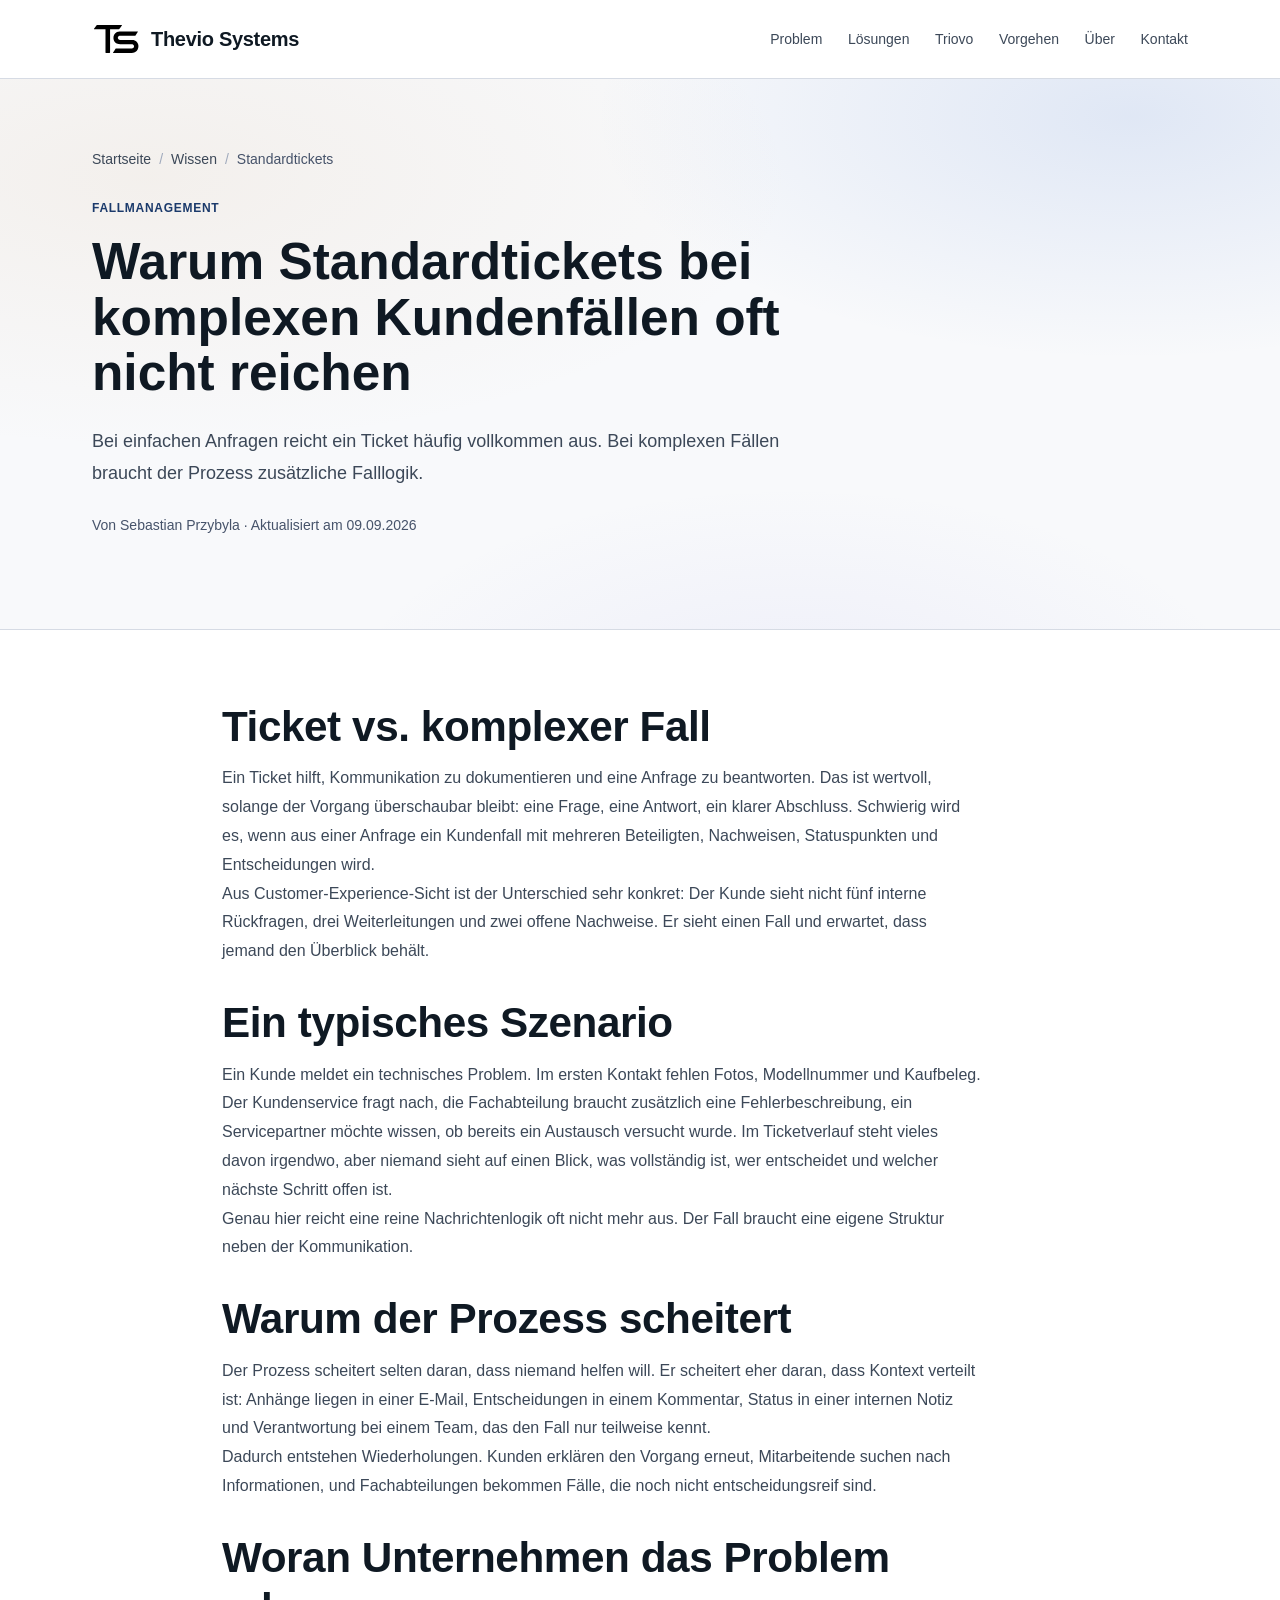
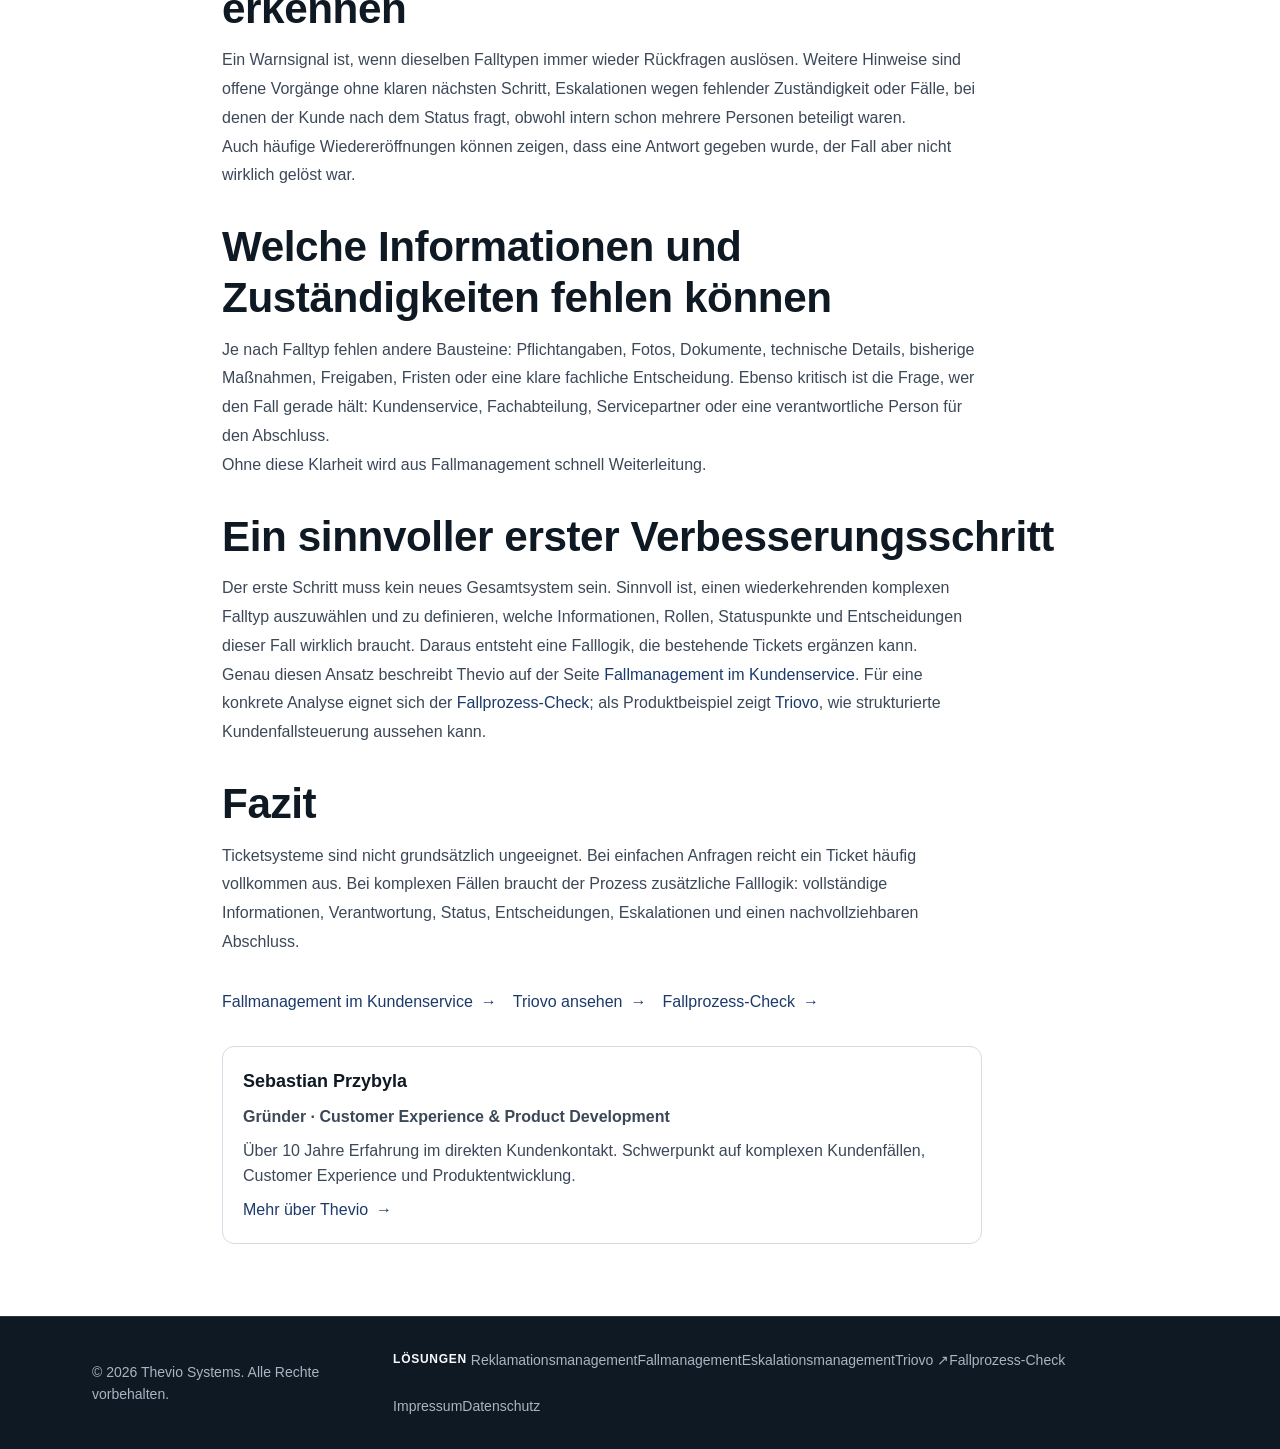
<file: wissen/warum-standardtickets-bei-komplexen-kundenfaellen-nicht-reichen.html>
<!DOCTYPE html>
<html lang="de">
<head>
<meta charset="UTF-8" />
<script>document.documentElement.classList.add('js');</script>
<meta name="viewport" content="width=device-width, initial-scale=1.0" />
<meta name="robots" content="index, follow" />
<title>Warum Standardtickets bei komplexen Kundenfällen oft nicht reichen</title>
<meta name="description" content="Warum einfache Tickets bei komplexen Kundenfällen oft zusätzliche Falllogik brauchen: Beteiligte, Nachweise, Status, Entscheidungen, Eskalationen und Abschluss." />
<link rel="canonical" href="https://thevio-systems.de/wissen/warum-standardtickets-bei-komplexen-kundenfaellen-nicht-reichen.html" />
<meta property="og:type" content="article" />
<meta property="og:title" content="Warum Standardtickets bei komplexen Kundenfällen oft nicht reichen" />
<meta property="og:description" content="Bei einfachen Anfragen reicht ein Ticket häufig aus. Komplexe Fälle brauchen zusätzliche Falllogik." />
<meta property="og:url" content="https://thevio-systems.de/wissen/warum-standardtickets-bei-komplexen-kundenfaellen-nicht-reichen.html" />
<meta property="og:locale" content="de_DE" />
<meta name="twitter:card" content="summary" />
<script type="application/ld+json">
{"@context":"https://schema.org","@graph":[{"@type":"Article","@id":"https://thevio-systems.de/wissen/warum-standardtickets-bei-komplexen-kundenfaellen-nicht-reichen.html#article","headline":"Warum Standardtickets bei komplexen Kundenfällen oft nicht reichen","datePublished":"2026-09-09","dateModified":"2026-09-09","inLanguage":"de-DE","author":{"@type":"Person","name":"Sebastian Przybyla","url":"https://thevio-systems.de/#ueber"},"publisher":{"@type":"Organization","name":"Thevio Systems","url":"https://thevio-systems.de/","logo":{"@type":"ImageObject","url":"https://thevio-systems.de/assets/img/thevio-logo.svg"}},"description":"Warum einfache Tickets bei komplexen Kundenfällen oft zusätzliche Falllogik brauchen: Beteiligte, Nachweise, Status, Entscheidungen, Eskalationen und Abschluss."},{"@type":"BreadcrumbList","@id":"https://thevio-systems.de/wissen/warum-standardtickets-bei-komplexen-kundenfaellen-nicht-reichen.html#breadcrumb","itemListElement":[{"@type":"ListItem","position":1,"name":"Startseite","item":"https://thevio-systems.de/"},{"@type":"ListItem","position":2,"name":"Wissen","item":"https://thevio-systems.de/wissen/"},{"@type":"ListItem","position":3,"name":"Warum Standardtickets bei komplexen Kundenfällen oft nicht reichen","item":"https://thevio-systems.de/wissen/warum-standardtickets-bei-komplexen-kundenfaellen-nicht-reichen.html"}]}]}
</script>
<link rel="icon" href="/assets/img/thevio-logo.svg" type="image/svg+xml" />
<link rel="stylesheet" href="../assets/css/main.css" />
</head>
<body>
<nav class="site-nav" aria-label="Hauptnavigation"><div class="container"><div class="nav-inner"><a href="/" class="nav-logo"><img src="../assets/img/thevio-logo.svg" alt="" class="nav-logo-icon" width="44" height="44" /><span class="nav-logo-text">Thevio Systems</span></a><ul class="nav-links" role="list"><li><a href="/#zielgruppen">Problem</a></li><li><a href="/#leistungen">Lösungen</a></li><li><a href="/#triovo">Triovo</a></li><li><a href="/#audit">Vorgehen</a></li><li><a href="/#ueber">Über</a></li><li><a href="/#kontakt">Kontakt</a></li></ul><button type="button" class="nav-toggle" id="nav-toggle" aria-expanded="false" aria-controls="nav-mobile" aria-label="Navigation öffnen"><span></span><span></span><span></span></button></div><nav id="nav-mobile" class="nav-mobile" aria-label="Mobile Navigation"><a href="/#zielgruppen">Problem</a><a href="/#leistungen">Lösungen</a><a href="/#triovo">Triovo</a><a href="/#audit">Vorgehen</a><a href="/#ueber">Über</a><a href="/#kontakt">Kontakt</a></nav></div></nav>
<main>
<article>
<section class="hero seo-hero" aria-labelledby="hero-heading"><div class="container"><nav class="breadcrumb" aria-label="Breadcrumb"><a href="/">Startseite</a><a href="/wissen/">Wissen</a><span>Standardtickets</span></nav><div class="hero-text"><span class="section-label">Fallmanagement</span><h1 id="hero-heading">Warum Standardtickets bei komplexen Kundenfällen oft nicht reichen</h1><p class="hero-sub">Bei einfachen Anfragen reicht ein Ticket häufig vollkommen aus. Bei komplexen Fällen braucht der Prozess zusätzliche Falllogik.</p><p class="article-meta">Von Sebastian Przybyla · Aktualisiert am 09.09.2026</p></div></div></section>
<hr class="section-divider" />
<section class="section section--light"><div class="container article-layout"><div class="article-body"><section><h2>Ticket vs. komplexer Fall</h2><p>Ein Ticket hilft, Kommunikation zu dokumentieren und eine Anfrage zu beantworten. Das ist wertvoll, solange der Vorgang überschaubar bleibt: eine Frage, eine Antwort, ein klarer Abschluss. Schwierig wird es, wenn aus einer Anfrage ein Kundenfall mit mehreren Beteiligten, Nachweisen, Statuspunkten und Entscheidungen wird.</p><p>Aus Customer-Experience-Sicht ist der Unterschied sehr konkret: Der Kunde sieht nicht fünf interne Rückfragen, drei Weiterleitungen und zwei offene Nachweise. Er sieht einen Fall und erwartet, dass jemand den Überblick behält.</p></section><section><h2>Ein typisches Szenario</h2><p>Ein Kunde meldet ein technisches Problem. Im ersten Kontakt fehlen Fotos, Modellnummer und Kaufbeleg. Der Kundenservice fragt nach, die Fachabteilung braucht zusätzlich eine Fehlerbeschreibung, ein Servicepartner möchte wissen, ob bereits ein Austausch versucht wurde. Im Ticketverlauf steht vieles davon irgendwo, aber niemand sieht auf einen Blick, was vollständig ist, wer entscheidet und welcher nächste Schritt offen ist.</p><p>Genau hier reicht eine reine Nachrichtenlogik oft nicht mehr aus. Der Fall braucht eine eigene Struktur neben der Kommunikation.</p></section><section><h2>Warum der Prozess scheitert</h2><p>Der Prozess scheitert selten daran, dass niemand helfen will. Er scheitert eher daran, dass Kontext verteilt ist: Anhänge liegen in einer E-Mail, Entscheidungen in einem Kommentar, Status in einer internen Notiz und Verantwortung bei einem Team, das den Fall nur teilweise kennt.</p><p>Dadurch entstehen Wiederholungen. Kunden erklären den Vorgang erneut, Mitarbeitende suchen nach Informationen, und Fachabteilungen bekommen Fälle, die noch nicht entscheidungsreif sind.</p></section><section><h2>Woran Unternehmen das Problem erkennen</h2><p>Ein Warnsignal ist, wenn dieselben Falltypen immer wieder Rückfragen auslösen. Weitere Hinweise sind offene Vorgänge ohne klaren nächsten Schritt, Eskalationen wegen fehlender Zuständigkeit oder Fälle, bei denen der Kunde nach dem Status fragt, obwohl intern schon mehrere Personen beteiligt waren.</p><p>Auch häufige Wiedereröffnungen können zeigen, dass eine Antwort gegeben wurde, der Fall aber nicht wirklich gelöst war.</p></section><section><h2>Welche Informationen und Zuständigkeiten fehlen können</h2><p>Je nach Falltyp fehlen andere Bausteine: Pflichtangaben, Fotos, Dokumente, technische Details, bisherige Maßnahmen, Freigaben, Fristen oder eine klare fachliche Entscheidung. Ebenso kritisch ist die Frage, wer den Fall gerade hält: Kundenservice, Fachabteilung, Servicepartner oder eine verantwortliche Person für den Abschluss.</p><p>Ohne diese Klarheit wird aus Fallmanagement schnell Weiterleitung.</p></section><section><h2>Ein sinnvoller erster Verbesserungsschritt</h2><p>Der erste Schritt muss kein neues Gesamtsystem sein. Sinnvoll ist, einen wiederkehrenden komplexen Falltyp auszuwählen und zu definieren, welche Informationen, Rollen, Statuspunkte und Entscheidungen dieser Fall wirklich braucht. Daraus entsteht eine Falllogik, die bestehende Tickets ergänzen kann.</p><p>Genau diesen Ansatz beschreibt Thevio auf der Seite <a href="../fallmanagement-kundenservice.html">Fallmanagement im Kundenservice</a>. Für eine konkrete Analyse eignet sich der <a href="../audit.html">Fallprozess-Check</a>; als Produktbeispiel zeigt <a href="../triovo.html">Triovo</a>, wie strukturierte Kundenfallsteuerung aussehen kann.</p></section><section><h2>Fazit</h2><p>Ticketsysteme sind nicht grundsätzlich ungeeignet. Bei einfachen Anfragen reicht ein Ticket häufig vollkommen aus. Bei komplexen Fällen braucht der Prozess zusätzliche Falllogik: vollständige Informationen, Verantwortung, Status, Entscheidungen, Eskalationen und einen nachvollziehbaren Abschluss.</p></section></div><div class="hero-actions"><a href="../fallmanagement-kundenservice.html" class="link-arrow">Fallmanagement im Kundenservice</a><a href="../triovo.html" class="link-arrow">Triovo ansehen</a><a href="../audit.html" class="link-arrow">Fallprozess-Check</a></div><aside class="author-box" aria-label="Autor"><strong>Sebastian Przybyla</strong><span>Gründer · Customer Experience &amp; Product Development</span><p>Über 10 Jahre Erfahrung im direkten Kundenkontakt. Schwerpunkt auf komplexen Kundenfällen, Customer Experience und Produktentwicklung.</p><a href="/#ueber" class="link-arrow">Mehr über Thevio</a></aside></div></section>
</article>
</main>
<footer class="site-footer"><div class="container"><div class="footer-inner"><p class="footer-copy">&#169; 2026 Thevio Systems. Alle Rechte vorbehalten.</p><div class="footer-nav-groups"><nav class="footer-links footer-link-group" aria-label="Lösungen"><span class="footer-link-group-label">Lösungen</span><a href="../reklamationsmanagement.html">Reklamationsmanagement</a><a href="../fallmanagement-kundenservice.html">Fallmanagement</a><a href="../eskalationsmanagement-kundenservice.html">Eskalationsmanagement</a><a href="https://triovo.org" target="_blank" rel="noopener noreferrer">Triovo ↗</a><a href="../audit.html">Fallprozess-Check</a></nav><nav class="footer-links footer-link-group" aria-label="Rechtliche Links"><a href="../impressum.html">Impressum</a><a href="../datenschutz.html">Datenschutz</a></nav></div></div></div></footer>
<script src="../assets/js/main.js"></script>
</body>
</html>
</file>
<file: assets/css/main.css>
:root {
--color-bg-primary: #F8F9FB;
--color-bg-secondary: #FFFFFF;
--color-bg-dark: #0F1923;
--color-bg-dark-alt: #14202C;
--color-bg-accent: #E8EDF5;
--color-text-primary: #0F1923;
--color-text-secondary: #4b5870;
--color-text-muted: #5C6B84;
--color-text-inverse: #F8F9FB;
--color-text-inverse-muted: #A9B4C4;
--color-accent: #1B3A6B;
--color-accent-hover: #14305A;
--color-accent-light: #E8EDF5;
--color-accent-bright: #4C7CD1;
--color-accent-violet: #6D6FE0;
--color-success: #146C43;
--color-success-bg: #E3F1EA;
--color-border: #DDE1E9;
--color-border-strong:#B8C0CC;
--color-border-dark: rgba(221, 225, 233, 0.14);
--font-family: -apple-system, BlinkMacSystemFont, "Segoe UI", Helvetica, Arial, sans-serif;
--font-size-xs: 0.75rem;
--font-size-sm: 0.875rem;
--font-size-md: 1rem;
--font-size-lg: 1.125rem;
--font-size-xl: 1.375rem;
--font-size-2xl: 1.75rem;
--font-size-3xl: 2.25rem;
--font-size-4xl: 3rem;
--font-size-hero: clamp(1.9rem, 1.05rem + 3.2vw, 3.75rem);
--font-size-h2: clamp(1.75rem, 1.2rem + 1.8vw, 2.75rem);
--line-height-tight: 1.2;
--line-height-normal: 1.6;
--line-height-loose: 1.8;
--letter-spacing-wide: 0.06em;
--space-1: 0.25rem;
--space-2: 0.5rem;
--space-3: 0.75rem;
--space-4: 1rem;
--space-6: 1.5rem;
--space-8: 2rem;
--space-10: 2.5rem;
--space-12: 3rem;
--space-16: 3rem;
--space-20: 3.5rem;
--space-24: 4.5rem;
--container-max: 1160px;
--border-radius: 8px;
--border-radius-sm: 4px;
--transition-base: 0.2s ease;
--ease-premium: cubic-bezier(0.22, 1, 0.36, 1);
--transition-slow: 0.6s var(--ease-premium);
--site-nav-height: 78px;
--site-nav-clearance: 24px;
}

*, *::before, *::after { box-sizing: border-box; margin: 0; padding: 0; }
html { font-size: 16px; scroll-behavior: smooth; scroll-padding-top: calc(var(--site-nav-height) + var(--site-nav-clearance)); -webkit-text-size-adjust: 100%; }
body {
font-family: var(--font-family);
font-size: var(--font-size-md);
line-height: var(--line-height-normal);
color: var(--color-text-primary);
background-color: var(--color-bg-primary);
-webkit-font-smoothing: antialiased;
-moz-osx-font-smoothing: grayscale;
overflow-x: hidden;
}
img { max-width: 100%; height: auto; display: block; }
a { color: var(--color-accent); text-decoration: none; transition: color var(--transition-base); }
a:hover { color: var(--color-accent-hover); text-decoration: underline; }
a:focus-visible { outline: 2px solid var(--color-accent); outline-offset: 3px; border-radius: var(--border-radius-sm); }
ul, ol { list-style: none; }

.container { width: 100%; max-width: var(--container-max); margin-inline: auto; padding-inline: var(--space-6); }
@media (min-width: 960px) { .container { padding-inline: var(--space-8); } }

/* Navigation */
.site-nav { position: sticky; top: 0; z-index: 100; background-color: var(--color-bg-secondary); border-bottom: 1px solid var(--color-border); transition: box-shadow 0.3s var(--ease-premium), background-color 0.3s var(--ease-premium); }
.site-nav.scrolled { box-shadow: 0 2px 16px rgba(15, 25, 35, 0.09); background-color: rgba(255, 255, 255, 0.92); backdrop-filter: saturate(180%) blur(10px); -webkit-backdrop-filter: saturate(180%) blur(10px); }
.nav-inner { display: flex; align-items: center; justify-content: space-between; height: var(--site-nav-height); }

.nav-logo {
font-size: 1.2rem;
font-weight: 700;
color: var(--color-text-primary);
text-decoration: none;
letter-spacing: 0.01em;
flex-shrink: 0;
display: flex;
align-items: center;
gap: 10px;
}
.nav-logo:hover { color: var(--color-accent); text-decoration: none; }
.nav-logo-icon { height: 44px; width: 44px; display: block; flex-shrink: 0; object-fit: contain; }
.nav-logo-text { line-height: 1; }
@media (min-width: 640px) {
.nav-logo-icon { height: 40px; }
.nav-logo { gap: 12px; }
}
.nav-links { display: none; gap: clamp(1.25rem, 2vw, 2rem); align-items: center; }
.nav-links a { font-size: var(--font-size-sm); font-weight: 500; color: var(--color-text-secondary); text-decoration: none; transition: color var(--transition-base); white-space: nowrap; }
.nav-links a:hover { color: var(--color-accent); text-decoration: none; }
.nav-links a:focus-visible { outline: 2px solid var(--color-accent); outline-offset: 3px; border-radius: var(--border-radius-sm); }
.nav-toggle { display: flex; flex-direction: column; justify-content: center; gap: 5px; width: 44px; height: 44px; background: none; border: none; cursor: pointer; padding: var(--space-2); border-radius: var(--border-radius-sm); flex-shrink: 0; }
.nav-toggle:focus-visible { outline: 2px solid var(--color-accent); outline-offset: 2px; }
.nav-toggle span { display: block; width: 22px; height: 2px; background-color: var(--color-text-primary); border-radius: 2px; transition: transform var(--transition-base), opacity var(--transition-base); }
.nav-toggle[aria-expanded="true"] span:nth-child(1) { transform: translateY(7px) rotate(45deg); }
.nav-toggle[aria-expanded="true"] span:nth-child(2) { opacity: 0; }
.nav-toggle[aria-expanded="true"] span:nth-child(3) { transform: translateY(-7px) rotate(-45deg); }
.nav-mobile { display: none; flex-direction: column; gap: var(--space-2); padding: var(--space-4) 0 var(--space-6); border-top: 1px solid var(--color-border); }
.nav-mobile.is-open { display: flex; }
.nav-mobile a { font-size: var(--font-size-md); font-weight: 500; color: var(--color-text-secondary); padding: var(--space-3) 0; text-decoration: none; border-bottom: 1px solid var(--color-border); transition: color var(--transition-base); }
.nav-mobile a:last-child { border-bottom: none; }
.nav-mobile a:hover, .nav-mobile a:focus-visible { color: var(--color-accent); }
.nav-mobile a:focus-visible { outline: 2px solid var(--color-accent); outline-offset: 2px; border-radius: var(--border-radius-sm); }
@media (min-width: 900px) { .nav-links { display: flex; } .nav-toggle { display: none; } .nav-mobile { display: none !important; } }

/* Sections */
.section { padding-block: var(--space-16); }
@media (min-width: 960px) { .section { padding-block: var(--space-24); } }
.section--light { background-color: var(--color-bg-secondary); }
.section--accent { background-color: var(--color-bg-accent); }
.section--dark { background-color: var(--color-bg-dark); color: var(--color-text-inverse); }
.section-label { display: inline-block; font-size: var(--font-size-xs); font-weight: 500; color: var(--color-accent); text-transform: uppercase; letter-spacing: var(--letter-spacing-wide); margin-bottom: var(--space-4); }
.section-label--inverse { color: var(--color-accent-bright); }
.section h2 { font-size: var(--font-size-h2); font-weight: 700; line-height: var(--line-height-tight); color: var(--color-text-primary); margin-bottom: var(--space-4); letter-spacing: -0.01em; }
.section--dark h2 { color: var(--color-text-inverse); }
.section-intro { font-size: var(--font-size-md); color: var(--color-text-secondary); max-width: 640px; margin-bottom: var(--space-12); line-height: var(--line-height-normal); }
.section-divider { border: none; border-top: 1px solid var(--color-border); margin: 0; }

/* Hero */
.hero { padding-block: clamp(2.5rem, 1rem + 4vw, 4rem); background-color: var(--color-bg-primary); overflow: hidden; position: relative; }
@media (min-width: 1400px) { .hero .container { max-width: 1360px; } }
.hero-layout { display: grid; grid-template-columns: 1fr; gap: var(--space-10); align-items: center; }
@media (min-width: 960px) { .hero-layout { grid-template-columns: minmax(0, 1.15fr) minmax(0, 1fr); gap: var(--space-12); } }
.hero-text { max-width: 640px; }
@media (min-width: 960px) { .hero-text { max-width: none; } }
.hero h1 { font-size: var(--font-size-hero); font-weight: 700; line-height: 1.1; color: var(--color-text-primary); margin-bottom: var(--space-6); letter-spacing: -0.025em; }
@media (min-width: 960px) and (max-width: 1399px) { .hero h1 { font-size: clamp(3rem, 2.05rem + 1.45vw, 3.35rem); line-height: 1.08; max-width: 680px; } }
@media (min-width: 1400px) { .hero h1 { font-size: clamp(3.25rem, 2.75rem + 0.55vw, 3.55rem); line-height: 1.08; max-width: 720px; } }
.hero-heading-line { display: block; }
@media (max-width: 479px) { .hero-heading-line { display: inline; } }
@media (max-width: 380px) { .hero h1 { font-size: 1.6rem; } }
.hero-sub { font-size: var(--font-size-lg); color: var(--color-text-secondary); max-width: 620px; line-height: var(--line-height-loose); margin-bottom: var(--space-6); }
.hero-sub strong { color: var(--color-text-primary); font-weight: 700; }
.hero-actions { display: flex; flex-direction: column; gap: var(--space-4); align-items: flex-start; }
@media (min-width: 640px) { .hero-actions { flex-direction: row; align-items: center; } }
.hero-cta-note {
margin-top: var(--space-3);
color: var(--color-text-muted);
font-size: var(--font-size-sm);
line-height: 1.4;
}
.hero-offer-list {
display: grid;
grid-template-columns: 1fr;
gap: 0.75rem;
max-width: 720px;
margin: var(--space-6) 0 0;
padding: 0;
list-style: none;
}
@media (min-width: 720px) { .hero-offer-list { grid-template-columns: repeat(3, minmax(0, 1fr)); } }
.hero-offer-list li {
display: grid;
align-content: start;
gap: 0.28rem;
min-height: 112px;
padding: 0.85rem;
border: 1px solid rgba(30, 64, 115, 0.18);
border-radius: var(--border-radius);
background: rgba(255,255,255,0.7);
color: var(--color-text-secondary);
font-size: var(--font-size-sm);
font-weight: 500;
line-height: 1.35;
box-shadow: 0 8px 20px rgba(15, 25, 35, 0.05);
}
.hero-offer-list strong {
color: var(--color-accent);
font-size: var(--font-size-sm);
font-weight: 800;
text-transform: uppercase;
letter-spacing: 0.06em;
}
.hero-offer-list span {
display: block;
}

/* Hero Visual - Structured Light */
.hero-visual { position: relative; width: 100%; max-width: 420px; margin-inline: auto; display: flex; flex-direction: column; align-items: center; gap: var(--space-3); z-index: 1; }
.hero-visual-glow { display: none; }
.hv-lines { display: none; }
.hvz { position: relative; z-index: 2; width: 100%; }
.hvz-input { display: flex; flex-direction: column; gap: var(--space-2); align-items: center; }
.hvz-input::after, .hvz-decision::after {
content: '';
display: block;
width: 2px;
height: 18px;
margin: var(--space-2) auto 0;
background: linear-gradient(var(--color-border-strong), transparent);
}
.hv-card {
display: none;
align-items: center;
gap: var(--space-2);
background-color: var(--color-bg-secondary);
border: 1px solid var(--color-border);
border-radius: var(--border-radius-sm);
padding: var(--space-2) var(--space-3);
font-size: var(--font-size-xs);
font-weight: 600;
color: var(--color-text-secondary);
box-shadow: 0 2px 8px rgba(15, 25, 35, 0.05);
}
.hv-card-dot { width: 6px; height: 6px; border-radius: 50%; background-color: var(--color-border-strong); flex-shrink: 0; }
.hv-card-sub { font-size: 0.7rem; color: var(--color-text-muted); font-weight: 500; margin-left: var(--space-1); }
.hv-card--mobile-input { display: flex; width: 100%; max-width: 280px; }
.hv-node {
position: relative;
background-color: var(--color-accent);
color: var(--color-text-inverse);
border-radius: var(--border-radius);
padding: var(--space-4) var(--space-3);
text-align: center;
box-shadow: 0 8px 24px rgba(27, 58, 107, 0.28);
width: 100%;
max-width: 240px;
margin-inline: auto;
}
.hv-node::before {
content: '';
position: absolute;
inset: -16%;
border-radius: 50%;
background: radial-gradient(closest-side, rgba(109, 111, 224, 0.35), transparent 70%);
z-index: -1;
animation: hv-pulse 5s ease-in-out infinite;
}
.hv-node-label { display: block; font-size: var(--font-size-sm); font-weight: 700; letter-spacing: 0.01em; }
.hv-node-sub { display: block; font-size: 0.7rem; color: var(--color-text-inverse-muted); margin-top: var(--space-1); }
@keyframes hv-pulse { 0%, 100% { opacity: 0.65; transform: scale(0.98); } 50% { opacity: 0.9; transform: scale(1.03); } }
.hv-panel {
display: flex;
flex-direction: column;
gap: var(--space-2);
background-color: var(--color-bg-secondary);
border: 1px solid var(--color-border);
border-radius: var(--border-radius);
padding: var(--space-6);
box-shadow: 0 1px 4px rgba(15, 25, 35, 0.04), 0 20px 44px rgba(15, 25, 35, 0.08);
transition: transform var(--transition-base), box-shadow var(--transition-base);
width: 100%;
max-width: 280px;
margin-inline: auto;
}
.hero-visual:hover .hv-panel { transform: translateY(-2px); box-shadow: 0 2px 8px rgba(15, 25, 35, 0.05), 0 24px 48px rgba(15, 25, 35, 0.1); }
.hv-panel-status { display: flex; align-items: center; gap: var(--space-2); font-size: var(--font-size-xs); font-weight: 700; color: var(--color-success); }
.hv-status-dot { width: 7px; height: 7px; border-radius: 50%; background-color: var(--color-success); flex-shrink: 0; }
.hv-panel-row { display: flex; flex-wrap: wrap; row-gap: var(--space-1); justify-content: space-between; gap: var(--space-2); font-size: var(--font-size-xs); border-top: 1px solid var(--color-border); padding-top: var(--space-2); }
.hv-panel-key { color: var(--color-text-muted); }
.hv-panel-value { color: var(--color-text-primary); font-weight: 600; }

@media (min-width: 640px) and (max-width: 959px) {
.hero { padding-block: clamp(1.25rem, 0.5rem + 1.5vw, 2rem); }
.hero-layout { gap: var(--space-6); }
.hero-visual { display: flex; flex-direction: row; align-items: center; justify-content: space-between; gap: var(--space-3); max-width: none; width: 100%; margin-inline: 0; }
.hvz { width: auto; }
.hvz-input, .hvz-decision { display: flex; flex-direction: row; align-items: center; gap: var(--space-2); }
.hvz-input::after, .hvz-decision::after { content: '\2192'; display: flex; align-items: center; justify-content: center; width: auto; height: auto; margin: 0; background: none; color: var(--color-border-strong); font-size: var(--font-size-lg); line-height: 1; }
.hv-card--mobile-input { max-width: 190px; padding: var(--space-2); }
.hv-card--mobile-input .hv-card-sub { display: none; }
.hv-node { max-width: 130px; padding: var(--space-3) var(--space-2); }
.hv-node-sub { display: none; }
.hv-panel { max-width: 220px; padding: var(--space-3); }
.hv-panel-row:last-of-type { display: none; }
}

@media (min-width: 640px) and (max-width: 959px) and (max-height: 820px) {
.hero { padding-block: clamp(0.75rem, 0.4rem + 1vw, 1.25rem); }
.hero-layout { gap: var(--space-4); }
.hero-sub { margin-bottom: var(--space-4); }
.hv-card--mobile-input { padding: var(--space-1) var(--space-2); }
.hv-node { padding: var(--space-2); }
.hv-panel { padding: var(--space-2) var(--space-3); }
}

@media (min-width: 960px) {
.hero-visual { display: block; max-width: none; margin-inline: 0; aspect-ratio: 3 / 2; gap: 0; }
.hero-visual-glow {
display: block;
position: absolute;
inset: -12%;
background: radial-gradient(closest-side, rgba(76, 124, 209, 0.16), rgba(109, 111, 224, 0.08) 55%, transparent 75%);
pointer-events: none;
z-index: 0;
}
.hv-lines { display: block; position: absolute; inset: 0; width: 100%; height: 100%; z-index: 1; }
.hv-line { fill: none; stroke: var(--color-border-strong); stroke-width: 2; stroke-linecap: round; }
.hv-line--in1, .hv-line--in2, .hv-line--in3 { stroke-dasharray: 5 6; opacity: 0.5; }
.hv-line--out { stroke: var(--color-accent-bright); opacity: 0.85; stroke-dasharray: 8 6; animation: hv-flow 5s linear infinite; }
.hvz-input { position: absolute; left: 0; top: 0; width: 28%; height: 100%; display: grid; grid-template-rows: repeat(3, 1fr); align-items: center; padding-block: 4%; }
.hvz-input::after, .hvz-decision::after { display: none; }
.hv-card--mobile-input { display: none; }
.hv-card--1, .hv-card--2, .hv-card--3 { display: flex; white-space: nowrap; }
.hv-card--1 { transform: translateX(4%); }
.hv-card--2 { transform: translateX(16%); }
.hv-card--3 { transform: translateX(0%); }
.hvz-decision { position: absolute; left: 50%; top: 50%; transform: translate(-50%, -50%); width: 20%; }
.hv-node { max-width: none; }
.hvz-result { position: absolute; right: 0; top: 50%; transform: translateY(-50%); width: 36%; }
.hv-panel { max-width: none; }
}
@keyframes hv-flow { to { stroke-dashoffset: -28; } }

/* Buttons */
.btn { display: inline-block; font-family: var(--font-family); font-size: var(--font-size-md); font-weight: 500; line-height: 1; padding: var(--space-4) var(--space-8); border-radius: var(--border-radius); border: none; cursor: pointer; text-decoration: none; transition: background-color var(--transition-base), color var(--transition-base), transform var(--transition-base); }
.btn:focus-visible { outline: 2px solid var(--color-accent); outline-offset: 3px; }
.btn-primary { background-color: var(--color-accent); color: var(--color-text-inverse); }
.btn-primary:hover { background-color: var(--color-accent-hover); color: var(--color-text-inverse); text-decoration: none; }
.btn-inverse { background-color: var(--color-text-inverse); color: var(--color-bg-dark); }
.btn-inverse:hover { background-color: var(--color-accent-bright); color: var(--color-text-inverse); text-decoration: none; }
.btn-inverse:focus-visible { outline: 2px solid var(--color-text-inverse); outline-offset: 3px; }
.link-arrow { font-size: var(--font-size-md); font-weight: 500; color: var(--color-accent); text-decoration: none; display: inline-flex; align-items: center; gap: var(--space-2); }
.link-arrow::after { content: '\2192'; display: inline-block; transition: transform var(--transition-base); }
.link-arrow:hover { color: var(--color-accent-hover); text-decoration: underline; }
.link-arrow:hover::after { transform: translateX(3px); }

/* Cards */
.cards-grid { display: grid; grid-template-columns: 1fr; gap: var(--space-6); }
@media (min-width: 640px) { .cards-grid { grid-template-columns: repeat(2, 1fr); } }
@media (min-width: 960px) { .cards-grid { grid-template-columns: repeat(3, 1fr); } }
@media (min-width: 640px) { .cards-grid.cards-grid--2col { grid-template-columns: repeat(2, minmax(0, 1fr)); } }
.card { background-color: var(--color-bg-secondary); border: 1px solid var(--color-border); border-radius: var(--border-radius); padding: var(--space-8); transition: border-color var(--transition-base), box-shadow var(--transition-base); }
.card:hover { border-color: var(--color-border-strong); box-shadow: 0 4px 16px rgba(15, 25, 35, 0.07); }
.card h3 { font-size: var(--font-size-xl); font-weight: 500; color: var(--color-text-primary); margin-bottom: var(--space-3); line-height: var(--line-height-tight); }
.card p { font-size: var(--font-size-md); color: var(--color-text-secondary); line-height: var(--line-height-normal); }
.card p strong { color: var(--color-text-primary); font-weight: 600; }
.breadcrumb { display: flex; flex-wrap: wrap; gap: var(--space-2); align-items: center; margin-bottom: var(--space-6); color: var(--color-text-muted); font-size: var(--font-size-sm); }
.breadcrumb a { color: var(--color-text-secondary); text-decoration: none; }
.breadcrumb a:hover { color: var(--color-accent); text-decoration: underline; }
.breadcrumb span + span::before,
.breadcrumb a + span::before,
.breadcrumb a + a::before { content: '/'; margin-right: var(--space-2); color: var(--color-border-strong); }
.seo-hero { padding-block: clamp(2.5rem, 1.1rem + 4vw, 4.75rem); }
.seo-hero .hero-text { max-width: 760px; }
.seo-hero h1 { max-width: 860px; }
.seo-hero .hero-sub { max-width: 700px; }
.seo-hero h1,
.section h2,
.card h3 { overflow-wrap: anywhere; }
.topic-card { display: flex; flex-direction: column; gap: var(--space-3); min-height: 100%; }
.topic-card h3 { margin-bottom: 0; }
.topic-card p { flex: 1; }
.topic-card .link-arrow { margin-top: var(--space-2); }
.content-list { display: grid; gap: var(--space-3); margin: var(--space-6) 0 0; padding: 0; }
.content-list li { position: relative; padding-left: 1.15rem; color: var(--color-text-secondary); line-height: var(--line-height-normal); }
.content-list li::before { content: ''; position: absolute; left: 0; top: 0.72em; width: 5px; height: 5px; border-radius: 50%; background: var(--color-accent); }
.process-steps { display: grid; gap: var(--space-4); counter-reset: process; }
.process-step { position: relative; padding: var(--space-5, 1.25rem); border: 1px solid var(--color-border); border-radius: var(--border-radius); background: var(--color-bg-secondary); }
.process-step::before { counter-increment: process; content: counter(process, decimal-leading-zero); display: inline-flex; align-items: center; justify-content: center; width: 2.35rem; height: 2.35rem; margin-bottom: var(--space-3); border-radius: 999px; background: var(--color-bg-accent); color: var(--color-accent); font-size: var(--font-size-xs); font-weight: 800; letter-spacing: 0.04em; }
.process-step h3 { margin-bottom: var(--space-2); }
.proof-layout { display: grid; gap: var(--space-8); align-items: center; }
@media (min-width: 900px) { .proof-layout { grid-template-columns: minmax(0, 1fr) minmax(280px, 0.82fr); } }
.proof-image { border: 1px solid var(--color-border); border-radius: var(--border-radius); background: var(--color-bg-secondary); box-shadow: var(--shadow-soft, 0 20px 44px rgba(15,25,35,0.08)); overflow: hidden; }
.proof-image figcaption { padding: var(--space-3) var(--space-4); color: var(--color-text-muted); font-size: var(--font-size-sm); }
.article-layout { display: grid; gap: var(--space-8); max-width: 900px; }
.article-body { display: grid; gap: var(--space-8); }
.article-body h2 { margin-bottom: var(--space-3); }
.article-body p { max-width: 760px; color: var(--color-text-secondary); line-height: var(--line-height-loose); }
.article-meta { margin-bottom: var(--space-6); color: var(--color-text-muted); font-size: var(--font-size-sm); }
.author-box { display: grid; gap: var(--space-2); max-width: 760px; padding: var(--space-5, 1.25rem); border: 1px solid var(--color-border); border-radius: var(--border-radius); background: var(--color-bg-secondary); }
.author-box strong { color: var(--color-text-primary); font-size: var(--font-size-lg); }
.author-box span { color: var(--color-text-secondary); font-weight: 700; }
.author-box p { margin: 0; color: var(--color-text-secondary); line-height: var(--line-height-normal); }
.entry-format-grid { align-items: stretch; }
.entry-format-card { display: flex; flex-direction: column; min-height: 100%; }
.entry-format-index {
display: inline-flex;
align-items: center;
justify-content: center;
width: 2rem;
height: 2rem;
margin-bottom: var(--space-6);
border-radius: 50%;
background-color: var(--color-accent-light);
color: var(--color-accent-bright);
font-size: var(--font-size-xs);
font-weight: 800;
letter-spacing: 0;
}
.entry-format-card h3 { font-weight: 650; }
.entry-format-card p { margin-top: auto; }

/* Zielgruppen: Situation Map */
.scenario-map { position: relative; display: flex; flex-direction: column; gap: var(--space-6); padding-left: var(--space-10); }
.scenario-map::before { content: ''; position: absolute; left: 19px; top: var(--space-4); bottom: var(--space-4); width: 2px; background: linear-gradient(var(--color-border-strong), var(--color-border)); }
.scenario-row { position: relative; background-color: var(--color-bg-secondary); border: 1px solid var(--color-border); border-radius: var(--border-radius); padding: var(--space-6); transition: border-color var(--transition-base), box-shadow var(--transition-base); }
.scenario-row:hover, .scenario-row:focus-within { border-color: var(--color-border-strong); box-shadow: 0 4px 16px rgba(15, 25, 35, 0.06); }
.scenario-marker { position: absolute; left: calc(-1 * var(--space-10) + 5px); top: var(--space-6); width: 22px; height: 22px; border-radius: 50%; background-color: var(--color-bg-secondary); border: 2px solid var(--color-accent); z-index: 1; }
.scenario-row h3 { font-size: var(--font-size-lg); font-weight: 600; color: var(--color-text-primary); margin-bottom: var(--space-4); }
.scenario-layers { display: flex; flex-direction: column; gap: var(--space-3); }
.scenario-layer-label { display: block; font-size: var(--font-size-xs); font-weight: 700; text-transform: uppercase; letter-spacing: var(--letter-spacing-wide); color: var(--color-text-muted); margin-bottom: var(--space-1); }
.scenario-layer p { font-size: var(--font-size-sm); color: var(--color-text-secondary); line-height: var(--line-height-normal); }
.scenario-layer--approach .scenario-layer-label { color: var(--color-accent); }
.scenario-layer--approach p { color: var(--color-text-primary); font-weight: 500; }
.scenario-connector { display: block; width: 1px; height: 18px; background: linear-gradient(var(--color-border), var(--color-border-strong)); margin-inline-start: 10px; position: relative; }
.scenario-connector::after { content: ''; position: absolute; bottom: 0; left: 50%; width: 0; height: 0; transform: translateX(-50%); border-style: solid; border-width: 6px 4px 0 4px; border-color: var(--color-border-strong) transparent transparent transparent; }
@media (min-width: 960px) {
.scenario-layers { flex-direction: row; align-items: flex-start; gap: var(--space-6); }
.scenario-layer { flex: 1; }
.scenario-connector { width: 28px; height: 1px; margin-inline-start: 0; align-self: center; flex-shrink: 0; background: linear-gradient(90deg, var(--color-border), var(--color-border-strong)); }
.scenario-connector::after { bottom: auto; left: auto; right: 0; top: 50%; transform: translateY(-50%); border-width: 4px 0 4px 6px; border-color: transparent transparent transparent var(--color-border-strong); }
}

/* Process visualization */
.process-section { overflow-x: hidden; }
.process-flow { display: flex; flex-direction: column; gap: var(--space-4); position: relative; padding-left: var(--space-8); }
.process-flow::before { content: ''; position: absolute; left: 15px; top: var(--space-2); bottom: var(--space-2); width: 2px; background: linear-gradient(var(--color-border-strong), var(--color-border)); }
.process-step { position: relative; display: flex; flex-direction: column; gap: var(--space-1); padding: var(--space-4) var(--space-6); background-color: var(--color-bg-primary); border: 1px solid var(--color-border); border-radius: var(--border-radius); transition: border-color var(--transition-base), background-color var(--transition-base), box-shadow var(--transition-base); }
.process-step::before { content: ''; position: absolute; left: calc(-1 * var(--space-8) + 6px); top: var(--space-4); width: 12px; height: 12px; border-radius: 50%; background-color: var(--color-bg-secondary); border: 2px solid var(--color-accent); }
.process-step:hover, .process-step:focus-visible, .process-step.is-active { border-color: var(--color-accent); background-color: var(--color-bg-accent); outline: none; box-shadow: var(--shadow-soft); transform: translateY(-2px); }
.process-step--input { border-style: dashed; border-color: var(--color-border-strong); background-color: transparent; }
.process-step--done { box-shadow: 0 1px 4px rgba(15, 25, 35, 0.04), 0 12px 28px rgba(15, 25, 35, 0.08); }
.process-step--handover { border-left: 3px solid var(--color-accent-bright); }
.process-index { font-size: var(--font-size-sm); font-weight: 700; color: var(--color-accent); letter-spacing: var(--letter-spacing-wide); }
.process-title { font-size: var(--font-size-lg); font-weight: 600; color: var(--color-text-primary); }
.process-desc { font-size: var(--font-size-sm); color: var(--color-text-secondary); }
.process-desc--chips { display: flex; flex-wrap: wrap; gap: var(--space-2); margin-top: var(--space-1); }
.process-chip { display: inline-flex; align-items: center; font-size: var(--font-size-xs); font-weight: 600; color: var(--color-text-muted); background-color: var(--color-bg-secondary); border: 1px solid var(--color-border); border-radius: 999px; padding: var(--space-1) var(--space-3); }
.process-connector { display: none; }
@media (min-width: 960px) {
.process-flow { flex-direction: row; align-items: stretch; gap: 0; padding-left: 0; }
.process-flow::before { display: none; }
.process-step { flex: 1; text-align: center; align-items: center; }
.process-step::before { display: none; }
.process-step--core-a { border-radius: var(--border-radius) 0 0 var(--border-radius); border-right: none; }
.process-step--core-b { border-radius: 0 var(--border-radius) var(--border-radius) 0; border-left: 1px solid var(--color-border-strong); }
.process-connector--core { display: none; }
.process-connector { display: block; width: 32px; flex-shrink: 0; align-self: center; height: 1px; background: linear-gradient(90deg, var(--color-border), var(--color-border-strong)); position: relative; }
.process-connector::after { content: ''; position: absolute; right: 0; top: 50%; width: 0; height: 0; transform: translateY(-50%); border-style: solid; border-width: 4px 0 4px 6px; border-color: transparent transparent transparent var(--color-border-strong); }
}

/* Transformation */
.transformation-grid { display: grid; grid-template-columns: 1fr; gap: var(--space-8); align-items: start; }
@media (min-width: 960px) { .transformation-grid { grid-template-columns: 1fr auto 1fr; gap: var(--space-10); align-items: center; } }
.transformation-kicker { display: block; font-size: var(--font-size-xs); font-weight: 700; text-transform: uppercase; letter-spacing: var(--letter-spacing-wide); color: var(--color-text-muted); margin-bottom: var(--space-4); }
.transformation-kicker--accent { color: var(--color-accent); }
.transformation-list { display: flex; flex-direction: column; gap: var(--space-3); }
.transformation-list li { padding: var(--space-3) var(--space-4); background-color: var(--color-bg-secondary); border: 1px dashed var(--color-border-strong); border-radius: var(--border-radius-sm); color: var(--color-text-muted); font-size: var(--font-size-sm); }
.transformation-before .transformation-list li:nth-child(1) { transform: rotate(-0.6deg) translateX(-2px); }
.transformation-before .transformation-list li:nth-child(2) { transform: rotate(0.5deg) translateX(3px); }
.transformation-before .transformation-list li:nth-child(3) { transform: rotate(-0.4deg) translateX(4px); opacity: 0.92; }
.transformation-before .transformation-list li:nth-child(4) { transform: rotate(0.6deg) translateX(-3px); }
.transformation-before .transformation-list li:nth-child(5) { transform: rotate(-0.5deg) translateX(2px); opacity: 0.92; }
.transformation-before .transformation-list li:nth-child(6) { transform: rotate(0.4deg) translateX(-4px); }
.transformation-list--structured li { border: 1px solid var(--color-border); color: var(--color-text-primary); background-color: var(--color-bg-secondary); position: relative; padding-left: var(--space-8); font-weight: 500; }
.transformation-list--structured li::before { content: '\2713'; position: absolute; left: var(--space-3); color: var(--color-accent); font-weight: 700; }
.transformation-after { position: relative; padding-left: var(--space-4); }
.transformation-after .transformation-list--structured { position: relative; }
.transformation-after .transformation-list--structured::before { content: ''; position: absolute; left: calc(-1 * var(--space-4) + 4px); top: 4px; bottom: 4px; width: 2px; background: linear-gradient(180deg, rgba(76, 124, 209, 0.18) 0%, rgba(76, 124, 209, 0.68) 18%, rgba(76, 124, 209, 0.68) 82%, rgba(76, 124, 209, 0.18) 100%); }
.transformation-arrow { display: flex; align-items: center; justify-content: center; padding-block: var(--space-4); }
.transformation-corridor { position: relative; width: 64px; max-width: 100%; height: 2px; }
.transformation-corridor::before { content: ''; position: absolute; left: 0; top: 0; width: 50%; height: 100%; background-image: linear-gradient(90deg, var(--color-border-strong) 50%, transparent 0); background-size: 8px 2px; background-repeat: repeat-x; }
.transformation-corridor::after { content: ''; position: absolute; right: 0; top: 0; width: 50%; height: 100%; background-color: var(--color-accent-bright); }
.transformation-node { position: absolute; left: 50%; top: 50%; transform: translate(-50%, -50%); width: 14px; height: 14px; border-radius: 50%; background-color: var(--color-accent-bright); box-shadow: 0 0 0 6px rgba(76, 124, 209, 0.15); }
@media (min-width: 960px) { .transformation-arrow { padding-block: 0; } }

/* Leistungen: Kompetenzsystem */
.competency-system { position: relative; display: flex; flex-direction: column; gap: var(--space-8); padding-left: var(--space-10); margin-bottom: var(--space-8); }
.competency-system::before { content: ''; position: absolute; left: 19px; top: var(--space-4); bottom: var(--space-4); width: 2px; background: linear-gradient(var(--color-border-strong), var(--color-border)); }
.competency-connector { display: none; }
.competency-module { position: relative; z-index: 1; background-color: var(--color-bg-secondary); border: 1px solid var(--color-border); border-radius: var(--border-radius); padding: var(--space-6); transition: border-color var(--transition-base), box-shadow var(--transition-base); }
.competency-module:hover, .competency-module:focus-within { border-color: var(--color-border-strong); box-shadow: 0 4px 16px rgba(15, 25, 35, 0.06); }
.competency-index { position: absolute; left: calc(-1 * var(--space-10) + 4px); top: var(--space-6); width: 32px; height: 32px; border-radius: 50%; background-color: var(--color-accent); color: var(--color-text-inverse); display: flex; align-items: center; justify-content: center; font-weight: 700; font-size: var(--font-size-sm); box-shadow: 0 4px 12px rgba(27, 58, 107, 0.24); z-index: 2; }
.competency-motif { position: relative; height: 56px; margin: var(--space-2) 0 var(--space-4); }
.competency-module h3 { font-size: var(--font-size-lg); font-weight: 600; color: var(--color-text-primary); margin-bottom: var(--space-4); }
.competency-module ul { display: flex; flex-direction: column; gap: var(--space-3); }
.competency-module li { font-size: var(--font-size-sm); color: var(--color-text-secondary); line-height: var(--line-height-normal); padding-left: var(--space-4); position: relative; }
.competency-module li::before { content: ''; position: absolute; left: 0; top: 0.55em; width: 5px; height: 5px; border-radius: 50%; background-color: var(--color-accent); }
.cap-note { display: inline; font-size: var(--font-size-xs); color: var(--color-text-muted); font-style: italic; }
.competency-principle { position: relative; padding-top: var(--space-6); margin-top: var(--space-2); border-top: 1px solid var(--color-border); font-size: var(--font-size-sm); color: var(--color-text-secondary); max-width: 720px; }
.cm-signal { position: absolute; left: 0; width: 8px; height: 8px; border-radius: 50%; background-color: var(--color-border-strong); z-index: 1; }
.cm-signal--1 { top: 0; }
.cm-signal--2 { top: 24px; }
.cm-signal--3 { top: 48px; }
.cm-line { position: absolute; left: 8px; height: 1px; width: calc(100% - 30px); background-color: var(--color-border-strong); opacity: 0.6; transform-origin: left center; }
.cm-line--1 { top: 4px; transform: rotate(9deg); }
.cm-line--2 { top: 28px; transform: rotate(0deg); }
.cm-line--3 { top: 52px; transform: rotate(-9deg); }
.cm-focus { position: absolute; right: 0; top: 50%; transform: translateY(-50%); width: 14px; height: 14px; border-radius: 50%; background-color: var(--color-accent); box-shadow: 0 0 0 6px var(--color-accent-light); z-index: 1; }
.competency-motif--b { display: flex; flex-direction: column; justify-content: space-between; }
.competency-motif--b::before { content: ''; position: absolute; left: 50%; top: 6px; bottom: 6px; width: 1px; background-color: var(--color-border); transform: translateX(-50%); }
.cm-layer { position: relative; z-index: 1; display: block; height: 10px; border-radius: 3px; background-color: var(--color-bg-accent); border: 1px solid var(--color-border-strong); margin-inline: auto; }
.cm-layer--top { width: 55%; }
.cm-layer--mid { width: 75%; background-color: var(--color-accent-light); }
.cm-layer--base { width: 95%; background-color: var(--color-accent); border-color: var(--color-accent); }
.cm-node { position: absolute; top: 50%; border-radius: 50%; z-index: 1; }
.cm-node--trigger { left: 0; transform: translateY(-50%); width: 14px; height: 14px; border: 2px solid var(--color-border-strong); background-color: var(--color-bg-secondary); }
.cm-node--rule { left: 50%; transform: translate(-50%, -50%) rotate(45deg); width: 14px; height: 14px; border: 2px solid var(--color-accent-bright); background-color: var(--color-bg-secondary); border-radius: 3px; }
.cm-node--action { right: 0; left: auto; transform: translateY(-50%); width: 14px; height: 14px; background-color: var(--color-accent); box-shadow: 0 0 0 5px var(--color-accent-light); }
.competency-motif--c::before { content: ''; position: absolute; left: 7px; right: 7px; top: 50%; height: 1px; background-image: linear-gradient(90deg, var(--color-border-strong) 0%, var(--color-accent-bright) 50%, var(--color-accent) 100%); transform: translateY(-50%); }
@media (min-width: 960px) {
.competency-system { flex-direction: row; align-items: stretch; padding-left: 0; gap: 0; }
.competency-system::before { display: none; }
.competency-module { flex: 1; padding: calc(var(--space-8) + 12px) var(--space-6) var(--space-6); text-align: center; }
.competency-index { left: 50%; top: -16px; transform: translateX(-50%); }
.competency-connector { display: block; width: 28px; flex-shrink: 0; align-self: flex-start; height: 1px; background: linear-gradient(90deg, var(--color-border), var(--color-border-strong)); position: relative; }
.competency-connector::after { content: ''; position: absolute; right: 0; top: 50%; width: 0; height: 0; transform: translateY(-50%); border-style: solid; border-width: 4px 0 4px 6px; border-color: transparent transparent transparent var(--color-border-strong); }
.competency-motif { margin-inline: auto; max-width: 160px; }
}

/* Triovo: dunkle Case-Study-Sektion */
.section--triovo-dark { background-color: var(--color-bg-dark); color: var(--color-text-inverse); padding-block: var(--space-16); }
@media (min-width: 960px) { .section--triovo-dark { padding-block: var(--space-24); } }
.triovo-badge { display: inline-block; font-size: var(--font-size-xs); font-weight: 700; color: var(--color-bg-dark); background-color: var(--color-text-inverse); border-radius: var(--border-radius-sm); padding: var(--space-1) var(--space-3); letter-spacing: var(--letter-spacing-wide); text-transform: uppercase; margin-bottom: var(--space-6); }
h2.triovo-dark-title { font-size: var(--font-size-h2); font-weight: 700; color: var(--color-text-inverse); line-height: var(--line-height-tight); margin-bottom: var(--space-6); max-width: 780px; letter-spacing: -0.015em; }
.triovo-dark-intro { font-size: var(--font-size-lg); color: var(--color-text-inverse-muted); line-height: var(--line-height-loose); max-width: 680px; margin-bottom: var(--space-6); }
.triovo-product-intro { font-size: var(--font-size-md); color: var(--color-text-inverse); font-weight: 500; max-width: 640px; line-height: var(--line-height-normal); margin-bottom: var(--space-10); padding-top: var(--space-6); border-top: 1px solid var(--color-border-dark); }
.triovo-product-frame { position: relative; background-color: var(--color-bg-dark-alt); border: 1px solid var(--color-border-dark); border-radius: calc(var(--border-radius) * 2); padding: var(--space-4); margin-bottom: var(--space-12); box-shadow: 0 30px 70px rgba(0, 0, 0, 0.35); overflow: hidden; }
.triovo-frame-glow { position: absolute; inset: -20%; background: radial-gradient(closest-side, rgba(76, 124, 209, 0.22), rgba(109, 111, 224, 0.08) 55%, transparent 75%); pointer-events: none; z-index: 0; }
.triovo-frame-chrome { position: relative; z-index: 1; display: flex; gap: 6px; padding: var(--space-2) var(--space-2) var(--space-4); }
.triovo-frame-chrome span { width: 9px; height: 9px; border-radius: 50%; background-color: rgba(255,255,255,0.18); }
.triovo-product-frame img { position: relative; z-index: 1; border-radius: var(--border-radius-sm); width: 100%; height: auto; }
.triovo-frame-caption { position: relative; z-index: 1; font-size: var(--font-size-xs); color: var(--color-text-inverse-muted); text-align: center; margin-top: var(--space-4); font-style: italic; }
@media (min-width: 960px) { .triovo-product-frame { margin-inline: calc(var(--space-8) * -1); padding: var(--space-8); } }
.triovo-proof-dark { margin-bottom: var(--space-10); }
.triovo-proof-title-dark { font-size: var(--font-size-xs); font-weight: 700; color: var(--color-text-inverse); text-transform: uppercase; letter-spacing: var(--letter-spacing-wide); margin-bottom: var(--space-6); }
.triovo-path { position: relative; display: flex; flex-direction: column; gap: var(--space-6); padding-left: var(--space-8); margin-bottom: var(--space-8); }
.triovo-path::before { content: ''; position: absolute; left: 11px; top: var(--space-2); bottom: var(--space-2); width: 2px; background: linear-gradient(var(--color-accent-bright), var(--color-border-dark)); opacity: 0.5; }
.triovo-path-step { position: relative; }
.triovo-path-index { position: absolute; left: calc(-1 * var(--space-8) + 2px); top: 0; width: 24px; height: 24px; border-radius: 50%; background-color: var(--color-bg-dark); border: 2px solid var(--color-accent-bright); color: var(--color-text-inverse); font-size: 0.65rem; font-weight: 700; display: flex; align-items: center; justify-content: center; }
.triovo-path-step h4 { font-size: var(--font-size-sm); font-weight: 600; color: var(--color-text-inverse); margin-bottom: var(--space-2); }
.triovo-path-step p { font-size: var(--font-size-sm); color: var(--color-text-inverse-muted); line-height: var(--line-height-normal); max-width: 640px; }
.triovo-tech-line { font-size: var(--font-size-sm); color: var(--color-text-inverse-muted); }
.triovo-cta { padding-top: var(--space-8); border-top: 1px solid var(--color-border-dark); }

/* Audit */
.about-layout { display: grid; grid-template-columns: 1fr; gap: var(--space-12); }
@media (min-width: 960px) { .about-layout { grid-template-columns: 1fr 1fr; gap: var(--space-12); align-items: start; } }
.about-content { max-width: 100%; }
@media (min-width: 960px) { .about-content { max-width: 540px; } }
.about-content p { color: var(--color-text-secondary); line-height: var(--line-height-loose); margin-bottom: var(--space-4); font-size: var(--font-size-md); }
.about-content p:last-child { margin-bottom: 0; }
.audit-kicker { font-weight: 600; color: var(--color-text-primary); }

.contact-card { background-color: var(--color-bg-secondary); border: 1px solid var(--color-border); border-radius: calc(var(--border-radius) * 1.5); padding: var(--space-8); box-shadow: 0 4px 16px rgba(15, 25, 35, 0.05); }
@media (min-width: 960px) { .contact-card { padding: var(--space-10); } }
.contact-cta { margin-top: var(--space-2); }
.audit-demo-badge { display: inline-block; font-size: var(--font-size-xs); font-weight: 700; color: var(--color-accent); background-color: var(--color-bg-accent); border-radius: var(--border-radius-sm); padding: var(--space-1) var(--space-3); letter-spacing: var(--letter-spacing-wide); text-transform: uppercase; margin-bottom: var(--space-6); }
.audit-demo-grid { display: grid; grid-template-columns: 1fr; gap: var(--space-4); margin-bottom: var(--space-8); }
@media (min-width: 480px) { .audit-demo-grid { grid-template-columns: repeat(2, 1fr); } }
.audit-demo-item { padding-bottom: var(--space-3); border-bottom: 1px solid var(--color-border); }
.audit-demo-item dt { font-size: var(--font-size-xs); font-weight: 600; color: var(--color-text-muted); text-transform: uppercase; letter-spacing: var(--letter-spacing-wide); margin-bottom: var(--space-1); }
.audit-demo-item dd { font-size: var(--font-size-md); font-weight: 600; color: var(--color-text-primary); }
.contact-note { font-size: var(--font-size-sm); color: var(--color-text-muted); }
.audit-steps { display: flex; flex-direction: column; gap: var(--space-4); margin-block: var(--space-6); padding-top: var(--space-6); border-top: 1px solid var(--color-border); }
.audit-step { display: flex; gap: var(--space-4); align-items: flex-start; }
.audit-step-index { flex-shrink: 0; width: 28px; height: 28px; border-radius: 50%; background-color: var(--color-accent); color: var(--color-text-inverse); display: flex; align-items: center; justify-content: center; font-weight: 700; font-size: var(--font-size-sm); }
.audit-step h3 { font-size: var(--font-size-md); font-weight: 600; color: var(--color-text-primary); margin-bottom: var(--space-1); }
.audit-step p { font-size: var(--font-size-sm); color: var(--color-text-secondary); line-height: var(--line-height-normal); margin: 0; }

/* Warum Thevio: Staerken + Gruenderkarte */
.strengths-list { display: flex; flex-direction: column; gap: var(--space-4); }
.strengths-list li { font-size: var(--font-size-md); color: var(--color-text-secondary); line-height: var(--line-height-normal); padding-bottom: var(--space-4); border-bottom: 1px solid var(--color-border); }
.strengths-list li:last-child { border-bottom: none; padding-bottom: 0; }
.strengths-list li strong { color: var(--color-text-primary); font-weight: 600; }

.founder-card { background-color: var(--color-bg-primary); border: 1px solid var(--color-border); border-radius: var(--border-radius); overflow: hidden; }
.founder-card-inner { padding: var(--space-6); display: flex; flex-direction: column; gap: var(--space-6); }
@media (min-width: 960px) { .founder-card-inner { padding: var(--space-8); } }
.founder-portrait { flex: none; width: 100%; max-width: 220px; margin: 0 auto; aspect-ratio: 4 / 5; border-radius: var(--border-radius); overflow: hidden; background-color: var(--color-bg-accent); }
.founder-portrait-image { width: 100%; height: 100%; object-fit: cover; object-position: center top; display: block; }
.founder-content { min-width: 0; }
@media (min-width: 600px) {
  .founder-card-inner { flex-direction: row; align-items: flex-start; }
  .founder-portrait { flex: 0 0 200px; max-width: 200px; margin: 0; }
  .founder-content { flex: 1; }
}
.founder-meta { margin-bottom: var(--space-4); }
.founder-meta h3 { font-size: var(--font-size-xl); font-weight: 700; color: var(--color-text-primary); margin-bottom: var(--space-2); letter-spacing: -0.01em; }
.founder-role { font-size: var(--font-size-sm); font-weight: 500; color: var(--color-accent); letter-spacing: 0.01em; line-height: 1.5; }
.founder-body p { color: var(--color-text-secondary); line-height: var(--line-height-normal); margin-bottom: var(--space-4); font-size: var(--font-size-sm); }
.founder-competencies { display: flex; flex-direction: column; gap: var(--space-2); margin-bottom: var(--space-2); }
.founder-competencies li { font-size: var(--font-size-sm); color: var(--color-text-secondary); padding-left: var(--space-4); position: relative; }
.founder-competencies li::before { content: ''; position: absolute; left: 0; top: 0.55em; width: 5px; height: 5px; border-radius: 50%; background-color: var(--color-accent); }
.founder-footer { margin-top: var(--space-4); }

.founder-story {
position: relative;
margin-top: var(--space-12);
padding: clamp(1.5rem, 3vw, 2.75rem);
border: 1px solid var(--color-border);
border-radius: var(--border-radius);
background:
linear-gradient(145deg, rgba(255,255,255,0.94), rgba(232,237,245,0.58)),
var(--color-bg-primary);
box-shadow: var(--shadow-soft, 0 20px 44px rgba(15,25,35,0.08));
overflow: hidden;
}
.founder-story-lead {
max-width: 780px;
margin-bottom: var(--space-8);
padding-bottom: var(--space-6);
border-bottom: 1px solid var(--color-border);
}
.founder-story-kicker {
display: block;
margin-bottom: var(--space-4);
color: var(--color-accent);
font-size: var(--font-size-xs);
font-weight: 800;
letter-spacing: var(--letter-spacing-wide);
text-transform: uppercase;
}
.founder-story h3 {
max-width: 760px;
margin-bottom: var(--space-3);
color: var(--color-text-primary);
font-size: clamp(1.75rem, 1.28rem + 1.4vw, 2.55rem);
line-height: var(--line-height-tight);
font-weight: 700;
letter-spacing: 0;
}
.founder-story h3 span {
color: var(--color-accent);
}
.founder-story-claim {
max-width: 720px;
color: var(--color-text-primary);
font-size: clamp(1.05rem, 0.98rem + 0.35vw, 1.24rem);
font-weight: 650;
line-height: var(--line-height-normal);
}
.founder-story-grid {
display: grid;
grid-template-columns: minmax(0, 1fr);
gap: var(--space-8);
align-items: start;
}
.founder-story-main {
display: grid;
gap: var(--space-5, 1.25rem);
max-width: 700px;
}
.founder-story-step {
padding-bottom: var(--space-5, 1.25rem);
border-bottom: 1px solid rgba(184,192,204,0.58);
}
.founder-story-step:last-child {
padding-bottom: 0;
border-bottom: none;
}
.founder-story-step-label {
display: block;
margin-bottom: var(--space-3);
color: var(--color-accent);
font-size: var(--font-size-xs);
font-weight: 800;
letter-spacing: var(--letter-spacing-wide);
text-transform: uppercase;
}
.founder-story-step p {
margin: 0;
color: var(--color-text-secondary);
font-size: var(--font-size-md);
line-height: 1.68;
}
.founder-story-step p + p {
margin-top: var(--space-3);
}
.founder-story-step strong {
color: var(--color-text-primary);
font-weight: 700;
}
.founder-story-link {
font-weight: 700;
}
.founder-story-note {
display: inline-flex;
margin-top: var(--space-4);
padding: 0.62rem 0.85rem;
border: 1px solid rgba(27,58,107,0.16);
border-radius: var(--border-radius-sm);
background: rgba(255,255,255,0.72);
color: var(--color-text-primary);
font-weight: 750;
}
.founder-story-question,
.founder-story-closing {
margin-block: var(--space-3);
padding: var(--space-4);
border-left: 3px solid var(--color-accent);
background: rgba(255,255,255,0.62);
color: var(--color-text-primary);
font-weight: 650;
}
.founder-story-proof {
display: grid;
gap: 0.35rem;
margin-top: var(--space-4);
padding: var(--space-4);
border: 1px solid rgba(27,58,107,0.14);
border-radius: var(--border-radius);
background: rgba(232,237,245,0.58);
}
.founder-story-proof strong {
color: var(--color-text-primary);
font-size: var(--font-size-md);
line-height: var(--line-height-tight);
}
.founder-story-proof span {
color: var(--color-text-secondary);
font-size: var(--font-size-sm);
line-height: var(--line-height-normal);
}
.founder-story-signature {
display: grid;
gap: 0.38rem;
margin-top: var(--space-8);
padding-top: var(--space-6);
border-top: 1px solid var(--color-border);
max-width: 700px;
}
.founder-story-signature strong {
color: var(--color-text-primary);
font-size: var(--font-size-lg);
line-height: var(--line-height-tight);
}
.founder-story-signature span {
display: block;
color: var(--color-accent);
font-weight: 700;
line-height: var(--line-height-normal);
}
.founder-story-side {
display: grid;
gap: var(--space-5, 1.25rem);
}
.founder-story-kpi,
.founder-story-journey {
border: 1px solid rgba(27,58,107,0.14);
border-radius: var(--border-radius);
background: rgba(255,255,255,0.72);
box-shadow: 0 12px 30px rgba(15,25,35,0.05);
}
.founder-story-kpi {
padding: var(--space-5, 1.25rem);
}
.founder-story-kpi strong {
display: block;
margin-bottom: var(--space-2);
color: var(--color-accent);
font-size: clamp(2.6rem, 2.1rem + 1.8vw, 4rem);
font-weight: 750;
line-height: 0.95;
letter-spacing: 0;
}
.founder-story-kpi span {
display: block;
color: var(--color-text-primary);
font-size: var(--font-size-md);
font-weight: 750;
line-height: var(--line-height-tight);
}
.founder-story-kpi p {
margin-top: var(--space-3);
color: var(--color-text-muted);
font-size: var(--font-size-sm);
line-height: var(--line-height-normal);
}
.founder-story-journey {
padding: var(--space-5, 1.25rem);
}
.founder-story-journey h4 {
margin-bottom: var(--space-5, 1.25rem);
color: var(--color-text-primary);
font-size: var(--font-size-md);
font-weight: 750;
line-height: var(--line-height-tight);
}
.founder-story-path {
display: grid;
gap: 0;
margin: 0;
padding: 0;
border: 0;
}
.founder-story-path li {
position: relative;
display: grid;
grid-template-columns: 2.8rem minmax(0, 1fr);
gap: var(--space-3);
align-items: center;
min-height: 50px;
padding: 0 0 var(--space-4);
border: 0;
border-radius: 0;
background: transparent;
color: var(--color-text-primary);
font-size: var(--font-size-sm);
font-weight: 700;
line-height: 1.25;
}
.founder-story-path li::after {
content: '';
position: absolute;
left: 1.4rem;
top: 2rem;
bottom: 0.18rem;
width: 1px;
height: auto;
background: rgba(27,58,107,0.28);
}
.founder-story-path li:last-child::after {
display: none;
}
.founder-story-path span {
position: relative;
z-index: 1;
display: inline-flex;
align-items: center;
justify-content: center;
width: 2.8rem;
height: 2.8rem;
margin: 0;
border: 1px solid rgba(27,58,107,0.18);
border-radius: 999px;
background: var(--color-bg-secondary);
color: var(--color-accent);
font-size: 0.72rem;
font-weight: 850;
letter-spacing: 0.04em;
box-shadow: 0 8px 20px rgba(15,25,35,0.05);
}
.founder-story-path strong {
display: block;
min-width: 0;
color: var(--color-text-primary);
font-size: var(--font-size-sm);
font-weight: 750;
line-height: var(--line-height-tight);
overflow-wrap: anywhere;
}
@media (min-width: 960px) {
.founder-story-grid {
grid-template-columns: minmax(0, 0.62fr) minmax(280px, 0.38fr);
gap: clamp(2rem, 4vw, 4rem);
}
.founder-story-side {
position: sticky;
top: calc(var(--site-nav-height) + var(--space-6));
}
}
@media (max-width: 760px) {
.founder-story {
margin-top: var(--space-10);
padding: var(--space-6);
}
.founder-story-lead {
margin-bottom: var(--space-6);
padding-bottom: var(--space-5, 1.25rem);
}
.founder-story h3 {
font-size: 1.68rem;
}
.founder-story-main {
gap: var(--space-4);
}
.founder-story-step {
padding-bottom: var(--space-4);
}
.founder-story-step p {
font-size: 0.96rem;
line-height: 1.62;
}
.founder-story-note {
display: flex;
}
.founder-story-side {
gap: var(--space-4);
}
.founder-story-signature {
margin-top: var(--space-6);
}
}
@media (max-width: 420px) {
.founder-story {
padding: 1.1rem;
}
.founder-story h3 {
font-size: 1.42rem;
}
.founder-story-claim {
font-size: 1rem;
}
.founder-story-kpi,
.founder-story-journey,
.founder-story-question,
.founder-story-closing,
.founder-story-proof {
padding: 0.9rem;
}
.founder-story-path li {
grid-template-columns: 2.45rem minmax(0, 1fr);
gap: 0.65rem;
}
.founder-story-path span {
width: 2.45rem;
height: 2.45rem;
}
.founder-story-path li::after {
left: 1.225rem;
}
}

/* Kontakt: dunkles Finale */
.abschluss-section { text-align: left; }
.kontakt-intro { font-size: var(--font-size-lg); color: var(--color-text-inverse-muted); max-width: 620px; line-height: var(--line-height-loose); margin-bottom: var(--space-10); }
.kontakt-options-dark { display: flex; flex-direction: column; gap: var(--space-3); margin-top: var(--space-7); max-width: 520px; }
.contact-option--dark { display: flex; align-items: center; gap: var(--space-4); padding: var(--space-4) var(--space-6); background-color: rgba(255,255,255,0.04); border: 1px solid var(--color-border-dark); border-radius: var(--border-radius); text-decoration: none; transition: border-color var(--transition-base), background-color var(--transition-base); }
.contact-option--dark:hover { border-color: var(--color-accent-bright); background-color: rgba(255,255,255,0.07); text-decoration: none; }
.contact-option--dark:focus-visible { outline: 2px solid var(--color-text-inverse); outline-offset: 2px; }
.contact-option--dark .contact-option-label { font-size: var(--font-size-xs); font-weight: 700; color: var(--color-accent-bright); text-transform: uppercase; letter-spacing: var(--letter-spacing-wide); min-width: 3.5rem; }
.contact-option--dark .contact-option-value { font-size: var(--font-size-md); color: var(--color-text-inverse); font-weight: 500; }

/* Vision */
.vision-section { text-align: center; padding-block: var(--space-20) var(--space-16); }
.vision-mark { width: 48px; height: 2px; background-color: var(--color-accent-bright); margin: 0 auto var(--space-6); border-radius: 2px; }
.vision-heading { max-width: 760px; margin-inline: auto; }
.vision-text { max-width: 620px; margin-inline: auto; margin-top: var(--space-6); font-size: var(--font-size-lg); color: var(--color-text-inverse-muted); line-height: var(--line-height-loose); }
.vision-note { max-width: 540px; margin-inline: auto; margin-top: var(--space-4); font-size: var(--font-size-sm); color: var(--color-text-inverse-muted); font-style: italic; opacity: 0.85; }

/* Kontakt: Verfeinerung */
.abschluss-section { position: relative; overflow: hidden; }
.kontakt-glow { position: absolute; top: -140px; right: -140px; width: 420px; height: 420px; background: radial-gradient(circle, rgba(76,124,209,0.18), transparent 70%); pointer-events: none; }
@media (max-width: 639px) { .kontakt-glow { top: -96px; right: -84px; width: 280px; height: 280px; } }
.abschluss-section .container { position: relative; z-index: 1; }
.contact-cta--primary { margin-bottom: var(--space-10); }
.kontakt-alt-label { display: block; font-size: var(--font-size-xs); font-weight: 700; color: var(--color-text-inverse-muted); text-transform: uppercase; letter-spacing: var(--letter-spacing-wide); margin-bottom: var(--space-4); }

/* Footer */
.site-footer { background-color: var(--color-bg-dark); color: var(--color-text-inverse); padding-block: var(--space-8); border-top: 1px solid var(--color-border-dark); }
.footer-inner { display: flex; flex-direction: column; gap: var(--space-4); align-items: flex-start; }
@media (min-width: 640px) { .footer-inner { flex-direction: row; justify-content: space-between; align-items: center; } }
.footer-copy { font-size: var(--font-size-sm); color: var(--color-text-inverse-muted); }
.footer-links { display: flex; gap: var(--space-6); }
.footer-links a { font-size: var(--font-size-sm); color: var(--color-text-inverse-muted); text-decoration: none; transition: color var(--transition-base); }
.footer-links a:hover { color: var(--color-text-inverse); }
.footer-links a:focus-visible { outline: 2px solid var(--color-accent-light); outline-offset: 2px; border-radius: var(--border-radius-sm); }
.footer-nav-groups { display: flex; flex-wrap: wrap; gap: var(--space-6) var(--space-10); align-items: flex-start; }
.footer-link-group { display: flex; flex-wrap: wrap; gap: var(--space-3) var(--space-5); align-items: center; }
.footer-link-group-label { width: 100%; color: var(--color-text-inverse); font-size: var(--font-size-xs); font-weight: 700; letter-spacing: var(--letter-spacing-wide); text-transform: uppercase; }
@media (min-width: 760px) { .footer-link-group-label { width: auto; margin-right: var(--space-1); } }

/* Legal Pages */
.legal-page { padding-block: var(--space-16); background-color: var(--color-bg-secondary); min-height: 70vh; }
.legal-page h1 { font-size: var(--font-size-2xl); font-weight: 700; color: var(--color-text-primary); margin-bottom: var(--space-8); }
.legal-page h2 { font-size: var(--font-size-lg); font-weight: 500; color: var(--color-text-primary); margin-top: var(--space-8); margin-bottom: var(--space-3); }
.legal-page p { color: var(--color-text-secondary); line-height: var(--line-height-loose); margin-bottom: var(--space-4); max-width: 680px; }
.legal-placeholder { background-color: #FFF8E7; border: 1px solid #F0D080; border-radius: var(--border-radius); padding: var(--space-6); margin-top: var(--space-6); margin-bottom: var(--space-8); max-width: 680px; }
.legal-placeholder p { color: #7A5A00; font-size: var(--font-size-sm); margin-bottom: var(--space-2); }
.legal-placeholder p:last-child { margin-bottom: 0; }

/* 404 */
.error-page { min-height: 80vh; display: flex; align-items: center; justify-content: center; text-align: center; padding-block: var(--space-16); }
.error-page h1 { font-size: var(--font-size-4xl); font-weight: 700; color: var(--color-text-primary); margin-bottom: var(--space-4); line-height: var(--line-height-tight); }
.error-page p { font-size: var(--font-size-lg); color: var(--color-text-secondary); margin-bottom: var(--space-8); max-width: 480px; margin-inline: auto; }

/* Utility */
.visually-hidden { position: absolute; width: 1px; height: 1px; padding: 0; margin: -1px; overflow: hidden; clip: rect(0, 0, 0, 0); white-space: nowrap; border: 0; }
.card-link-gap { margin-top: var(--space-6); }

/* Scroll-Reveal */
.js .reveal { opacity: 1; transform: none; transition: opacity var(--transition-slow), transform var(--transition-slow); }
.reveal.is-visible { opacity: 1; transform: none; }

@media (prefers-reduced-motion: reduce) {
html { scroll-behavior: auto; }
.reveal, .js .reveal { opacity: 1; transform: none; transition: none; }
.process-step { transition: none; }
.hv-node::before { animation: none; opacity: 0.85; }
.hv-line--out { animation: none; stroke-dashoffset: 0; }
.hv-panel, .link-arrow::after { transition: none; }
}

/* Audit-Seite: breite Textkarten */
.content-card-wide { max-width: 720px; }
.content-card-wide p { margin-bottom: var(--space-3); }
.content-card-wide p:last-child { margin-bottom: 0; }

/* Warum Thevio: Philosophie-Intro (Problem vor Technologie) */
.philosophy-intro { font-size: var(--font-size-md); font-weight: 500; color: var(--color-text-primary); line-height: var(--line-height-loose); margin-bottom: var(--space-6); padding-bottom: var(--space-6); border-bottom: 1px solid var(--color-border); }

/* ==========================================================================
   Update: Lesbarkeit/Kontrast, neue Abschnitte, CTA- und Hero-Ergänzungen
   ========================================================================== */

/* Priorität 1: dunklere, besser lesbare Text- und Linienfarben */
:root {
--color-text-secondary: #3C4858;
--color-text-muted: #46536A;
--color-border: #D6DBE4;
--color-border-strong: #9FA9BC;
}
.section-label { font-weight: 700; }

/* Hero: Vertrauenszeile unter der Subline */
.hero-trust { font-size: var(--font-size-sm); color: var(--color-text-secondary); max-width: 520px; line-height: var(--line-height-normal); margin-bottom: var(--space-8); }

/* Transformation: 7. Listenpunkt + Abschlussstatement */
.transformation-before .transformation-list li:nth-child(7) { transform: rotate(0.3deg) translateX(2px); opacity: 0.94; }
.transformation-conclusion { margin-top: var(--space-10); padding-top: var(--space-6); border-top: 1px solid var(--color-border); text-align: center; font-size: var(--font-size-md); font-weight: 600; color: var(--color-text-primary); }

/* Leistungen: Modul-Beschreibung je Kompetenzblock */
.competency-desc { font-size: var(--font-size-sm); color: var(--color-text-secondary); margin-bottom: var(--space-4); line-height: var(--line-height-normal); }

/* Zielgruppen: Zeile mit typischen Zielgruppen-Tags */
.target-tags { margin-top: var(--space-10); }
.scenario-compact-grid { display: grid; grid-template-columns: 1fr; gap: var(--space-4); }
.scenario-card { min-height: 100%; padding: var(--space-6); border: 1px solid var(--color-border); border-radius: var(--border-radius); background: rgba(255,255,255,0.78); box-shadow: 0 1px 2px rgba(15, 25, 35, 0.035); }
.scenario-card span { display: inline-flex; margin-bottom: var(--space-4); color: var(--color-accent); font-size: var(--font-size-xs); font-weight: 800; letter-spacing: var(--letter-spacing-wide); }
.scenario-card h3 { margin-bottom: var(--space-3); color: var(--color-text-primary); font-size: var(--font-size-lg); line-height: 1.2; }
.scenario-card p { color: var(--color-text-secondary); font-size: var(--font-size-md); line-height: var(--line-height-normal); }
@media (min-width: 760px) { .scenario-compact-grid { grid-template-columns: repeat(2, minmax(0, 1fr)); } }
@media (min-width: 1120px) { .scenario-compact-grid { grid-template-columns: repeat(4, minmax(0, 1fr)); } }

/* Triovo: Ausgangslage/Mit-Triovo Vergleich vor dem Produktbild */
.triovo-case-grid { display: grid; grid-template-columns: 1fr; gap: var(--space-8); margin-bottom: var(--space-10); padding-bottom: var(--space-10); border-bottom: 1px solid var(--color-border-dark); }
@media (min-width: 768px) { .triovo-case-grid { grid-template-columns: 1fr 1fr; gap: var(--space-10); } }
.triovo-case-col h4 { font-size: var(--font-size-sm); font-weight: 700; text-transform: uppercase; letter-spacing: var(--letter-spacing-wide); color: var(--color-accent-bright); margin-bottom: var(--space-4); }
.triovo-case-col ul { display: flex; flex-direction: column; gap: var(--space-2); }
.triovo-case-col li { font-size: var(--font-size-sm); color: var(--color-text-inverse-muted); padding-left: var(--space-4); position: relative; line-height: var(--line-height-normal); }
.triovo-case-col li::before { content: ''; position: absolute; left: 0; top: 0.55em; width: 5px; height: 5px; border-radius: 50%; background-color: var(--color-accent-bright); }
.triovo-case-col--after li { color: var(--color-text-inverse); }
.triovo-system-strip { display: flex; flex-wrap: wrap; gap: var(--space-2); margin-bottom: var(--space-8); padding-bottom: var(--space-8); border-bottom: 1px solid var(--color-border-dark); }
.triovo-system-strip span { display: inline-flex; align-items: center; min-height: 36px; padding: var(--space-2) var(--space-4); border: 1px solid rgba(76,124,209,0.34); border-radius: 999px; background: rgba(76,124,209,0.1); color: var(--color-text-inverse); font-size: var(--font-size-sm); font-weight: 700; }

/* Vertrauensebene: zweispaltige Liste */
.trust-grid { display: grid; grid-template-columns: 1fr; gap: var(--space-6); }
@media (min-width: 768px) { .trust-grid { grid-template-columns: 1fr 1fr; gap: var(--space-10); } }
.trust-compact { display: flex; flex-wrap: wrap; gap: var(--space-2); margin-top: var(--space-8); padding-top: var(--space-6); border-top: 1px solid var(--color-border); }
.trust-compact span { display: inline-flex; align-items: center; min-height: 38px; padding: var(--space-2) var(--space-4); border: 1px solid var(--color-border); border-radius: 999px; background: var(--color-bg-secondary); color: var(--color-text-primary); font-size: var(--font-size-sm); font-weight: 700; }


/* ==========================================================================
Runde 2 - Waermere Art Direction, visuelle Tiefe, Mikrointeraktionen
Praezision ohne Kaelte. Technologie mit menschlicher Wirkung.
========================================================================== */

:root {
   --color-bg-warm: #F6F1E8;
   --color-bg-warm-soft: #FAF6F0;
   --color-border-warm: #E6DCC8;
   --shadow-soft: 0 1px 2px rgba(15, 25, 35, 0.04), 0 16px 40px rgba(15, 25, 35, 0.08);
   --shadow-soft-lg: 0 4px 12px rgba(15, 25, 35, 0.06), 0 32px 64px rgba(15, 25, 35, 0.10);
   --ease-atmo: cubic-bezier(0.37, 0, 0.63, 1);
}

.section--warm { background: linear-gradient(180deg, var(--color-bg-warm-soft) 0%, var(--color-bg-warm) 100%); }
.section--warm .scenario-row,
.section--warm .card { background-color: var(--color-bg-secondary); }

.hero::before {
   content: '';
   position: absolute;
   inset: -10% -10% auto -10%;
   height: 140%;
   background:
      radial-gradient(60% 50% at 18% 20%, rgba(201, 158, 108, 0.10), transparent 70%),
      radial-gradient(50% 45% at 82% 12%, rgba(76, 124, 209, 0.14), transparent 70%),
      radial-gradient(40% 40% at 60% 90%, rgba(109, 111, 224, 0.08), transparent 75%);
   pointer-events: none;
   z-index: 0;
   animation: hero-atmo-drift 22s var(--ease-atmo) infinite alternate;
}
.hero .container { position: relative; z-index: 1; }
@keyframes hero-atmo-drift {
   0% { transform: translate3d(0,0,0) scale(1); }
   100% { transform: translate3d(-1.5%, 1.5%, 0) scale(1.03); }
}
.hero-visual-glow {
   background:
      radial-gradient(closest-side, rgba(76, 124, 209, 0.20), rgba(109, 111, 224, 0.10) 55%, transparent 75%),
      radial-gradient(45% 45% at 70% 75%, rgba(201, 158, 108, 0.12), transparent 70%);
   animation: hv-glow-breathe 9s ease-in-out infinite;
}
@keyframes hv-glow-breathe { 0%, 100% { opacity: 0.85; } 50% { opacity: 1; } }
.hv-panel { position: relative; }
.hv-panel::after {
   content: '';
   position: absolute;
   inset: 0;
   border-radius: inherit;
   box-shadow: 0 0 0 1px rgba(76,124,209,0.08);
   pointer-events: none;
}

.process-flow.reveal::before { transform-origin: top; transform: scaleY(0); transition: transform 1s var(--ease-premium) 0.1s; }
.process-flow.reveal.is-visible::before { transform: scaleY(1); }
@media (min-width: 960px) {
   .process-flow.reveal .process-connector { transform: scaleX(0); transform-origin: left; opacity: 0; transition: transform 0.6s var(--ease-premium), opacity 0.4s ease; }
   .process-flow.reveal.is-visible .process-connector { transform: scaleX(1); opacity: 1; }
}
.process-step { cursor: pointer; }
.process-step.is-active .process-index { color: var(--color-accent-bright); }
.process-detail {
   display: block;
   font-size: var(--font-size-xs);
   color: var(--color-text-muted);
   margin-top: 0;
   max-height: 0;
   opacity: 0;
   overflow: hidden;
   transition: max-height 0.35s var(--ease-premium), opacity 0.3s var(--ease-premium), margin-top 0.35s var(--ease-premium);
}
.process-step.is-active .process-detail,
.process-step:hover .process-detail,
.process-step:focus-visible .process-detail { max-height: 120px; opacity: 1; margin-top: var(--space-2); }
.process-step--done.is-active, .process-step--done:hover { box-shadow: var(--shadow-soft-lg); }

.transformation-before {
   background-color: var(--color-bg-warm-soft);
   border: 1px solid var(--color-border-warm);
   border-radius: calc(var(--border-radius) * 1.5);
   padding: var(--space-6);
}
.transformation-after {
   background-color: var(--color-bg-accent);
   border: 1px solid var(--color-border);
   border-radius: calc(var(--border-radius) * 1.5);
   padding: var(--space-6) var(--space-6) var(--space-6) var(--space-8);
}

#resolution.section--dark {
   background: radial-gradient(120% 100% at 85% 0%, rgba(109,111,224,0.16), transparent 55%), var(--color-bg-dark);
   color: var(--color-text-inverse);
   position: relative;
   overflow: hidden;
}
#resolution.section--dark h2 { color: var(--color-text-inverse); }
#resolution.section--dark .section-label { color: var(--color-accent-bright); }
#resolution.section--dark .section-intro { color: var(--color-text-inverse-muted); }
#resolution .transformation-before { background-color: rgba(255,255,255,0.03); border: 1px solid var(--color-border-dark); }
#resolution .transformation-before .transformation-list li { background-color: transparent; border-color: var(--color-border-dark); color: var(--color-text-inverse-muted); }
#resolution .transformation-after { background-color: rgba(76,124,209,0.10); border: 1px solid rgba(76,124,209,0.35); }
#resolution .transformation-after .transformation-list--structured li { background-color: transparent; border-color: rgba(76,124,209,0.3); color: var(--color-text-inverse); }
#resolution .transformation-kicker { color: var(--color-text-inverse-muted); }
#resolution .transformation-kicker--accent { color: var(--color-accent-bright); }
#resolution .competency-principle { border-color: var(--color-border-dark); color: var(--color-text-inverse-muted); }

.resolution-status {
   display: inline-flex;
   align-items: center;
   gap: var(--space-2);
   margin-bottom: var(--space-8);
   padding: var(--space-2) var(--space-4);
   border: 1px solid var(--color-border-dark);
   border-radius: 999px;
   background-color: rgba(255,255,255,0.04);
   font-size: var(--font-size-sm);
   font-weight: 600;
   color: var(--color-text-inverse-muted);
}
.resolution-status-dot { width: 8px; height: 8px; border-radius: 50%; background-color: var(--color-accent-bright); flex-shrink: 0; }
.resolution-status-text { position: relative; display: inline-block; min-width: 22ch; }.resolution-status-text .rs-a, .resolution-status-text .rs-b { white-space: nowrap; }
.resolution-status-text .rs-b { position: absolute; left: 0; top: 0; opacity: 0; color: var(--color-success); }
@media (prefers-reduced-motion: no-preference) {
   .resolution-status-text .rs-a { animation: rs-fade-out 8s ease-in-out infinite; }
   .resolution-status-text .rs-b { animation: rs-fade-in 8s ease-in-out infinite; }
}
@keyframes rs-fade-out { 0%, 45% { opacity: 1; } 55%, 100% { opacity: 0; } }
@keyframes rs-fade-in { 0%, 45% { opacity: 0; } 55%, 100% { opacity: 1; } }

.scenario-details { list-style: none; }
.scenario-summary {
   display: flex;
   align-items: center;
   justify-content: space-between;
   gap: var(--space-4);
   font-size: var(--font-size-lg);
   font-weight: 600;
   color: var(--color-text-primary);
   cursor: pointer;
   padding: var(--space-1) 0;
}
.scenario-summary::-webkit-details-marker { display: none; }
.scenario-summary::after {
   content: '+';
   flex-shrink: 0;
   width: 26px;
   height: 26px;
   border-radius: 50%;
   border: 1px solid var(--color-border-strong);
   display: flex;
   align-items: center;
   justify-content: center;
   font-size: var(--font-size-md);
   color: var(--color-text-muted);
   transition: background-color var(--transition-base), color var(--transition-base);
}
.scenario-details[open] .scenario-summary::after { content: '\2212'; background-color: var(--color-accent); color: var(--color-text-inverse); border-color: var(--color-accent); }
.scenario-summary:focus-visible { outline: 2px solid var(--color-accent); outline-offset: 3px; border-radius: var(--border-radius-sm); }
.scenario-details .scenario-layers { margin-top: var(--space-4); }
.scenario-row:hover .scenario-summary, .scenario-details[open] .scenario-summary { color: var(--color-accent); }

.triovo-product-frame img { transition: transform 0.5s var(--ease-premium); will-change: transform; }
.triovo-frame-glow { animation: triovo-glow-drift 16s var(--ease-atmo) infinite alternate; }
@keyframes triovo-glow-drift { 0% { transform: translate(0,0); } 100% { transform: translate(-2%, 2%); } }

.founder-card { box-shadow: var(--shadow-soft); position: relative; overflow: hidden; }
.founder-card::before {
   content: '';
   position: absolute;
   top: -40%;
   right: -30%;
   width: 60%;
   height: 90%;
   background: radial-gradient(closest-side, rgba(76,124,209,0.10), transparent 70%);
   pointer-events: none;
}

@media (prefers-reduced-motion: reduce) {
   .hero::before,
   .hero-visual-glow,
   .triovo-frame-glow { animation: none; }
   .resolution-status-text .rs-a { display: none; }
   .resolution-status-text .rs-b { position: static; opacity: 1; }
   .triovo-product-frame:hover img { transform: none; }
}

.btn:active { transform: translateY(1px); }

.triovo-product-frame:hover img { transform: scale(1.015); }

.scenario-summary { list-style: none; }
.scenario-summary::marker { content: ''; }

/* ==========================================================================
Experience Redesign: Thevio Process Pulse
Neue Interaktionsszenen fuer Hero, Funktionsprinzip, Transformation,
Resolution Principle, Triovo-Produktdemo und Abschluss.
Praezision ohne Kaelte. Technologie mit menschlicher Wirkung.
========================================================================== */

/* Gemeinsames Signal: Process Pulse */
.pulse-dot { position: relative; }
.pulse-dot::after {
content: '';
position: absolute;
inset: -6px;
border-radius: 50%;
background: radial-gradient(closest-side, rgba(76,124,209,0.35), transparent 70%);
animation: pulse-ring 2.4s var(--ease-premium) infinite;
}
@keyframes pulse-ring { 0% { opacity: 0.75; transform: scale(0.85); } 70%, 100% { opacity: 0; transform: scale(1.6); } }

/* ---- Hero: lebende Prozess-Szene ---- */
.hero-scene { position: relative; width: 100%; max-width: 460px; margin-inline: auto; z-index: 1; }
.hero-live-system { padding: var(--space-4); border: 1px solid rgba(159, 169, 188, 0.5); border-radius: 18px; background: linear-gradient(180deg, rgba(255,255,255,0.88), rgba(248,249,251,0.78)); box-shadow: 0 22px 58px rgba(15, 25, 35, 0.1); backdrop-filter: blur(12px); }
.hero-system-head { display: flex; align-items: center; justify-content: space-between; gap: var(--space-4); margin-bottom: var(--space-3); font-size: var(--font-size-xs); font-weight: 700; text-transform: uppercase; letter-spacing: var(--letter-spacing-wide); color: var(--color-text-muted); }
.hero-system-status { display: inline-flex; align-items: center; gap: var(--space-2); color: var(--color-accent); white-space: nowrap; }
.hero-system-status-dot { width: 8px; height: 8px; border-radius: 50%; background: var(--color-accent-bright); box-shadow: 0 0 0 5px rgba(76, 124, 209, 0.12); }
.hero-signal-path { position: relative; height: 3px; margin-bottom: var(--space-3); overflow: hidden; border-radius: 999px; background: linear-gradient(90deg, rgba(159,169,188,0.35), rgba(76,124,209,0.32), rgba(20,108,67,0.2)); }
.hero-signal-path span { position: absolute; inset: 0 auto 0 0; width: 34%; border-radius: inherit; background: linear-gradient(90deg, transparent, var(--color-accent-bright), var(--color-success)); animation: signal-sweep 10.5s linear infinite; }
.hero-stage { display: flex; flex-direction: column; gap: var(--space-1); background-color: var(--color-bg-secondary); border: 1px solid var(--color-border); border-radius: var(--border-radius); padding: var(--space-6); box-shadow: var(--shadow-soft, 0 20px 44px rgba(15,25,35,0.08)); }
.hero-row { display: flex; align-items: flex-start; gap: var(--space-3); padding: var(--space-2) 0; font-size: var(--font-size-sm); color: var(--color-text-muted); opacity: 0.5; transition: opacity 0.4s var(--ease-premium), color 0.4s var(--ease-premium); border-bottom: 1px solid var(--color-border); }
.hero-row:last-child { border-bottom: none; }
.hero-row-dot { flex-shrink: 0; width: 9px; height: 9px; border-radius: 50%; margin-top: 5px; background-color: var(--color-border-strong); transition: background-color 0.4s ease; }
.hero-row-text strong { color: var(--color-text-primary); font-weight: 700; }
.hero-row-text span { display: block; font-size: 0.82rem; line-height: 1.45; margin-top: 0.1rem; color: var(--color-text-muted); }
.hero-row.is-done { opacity: 0.75; }
.hero-row.is-done .hero-row-dot { background-color: var(--color-accent); }
.hero-row.is-active { opacity: 1; color: var(--color-text-secondary); }
.hero-row.is-active .hero-row-dot { background-color: var(--color-accent-bright); }
.hero-row--status.is-active { color: var(--color-success); font-weight: 600; }
.hero-row--status.is-active .hero-row-dot { background-color: var(--color-success); }
.hero-phase-nav { display: flex; flex-wrap: wrap; gap: var(--space-2); margin-top: var(--space-4); }
.hero-phase-btn { width: 32px; height: 32px; border-radius: 50%; border: 1px solid var(--color-border-strong); background-color: var(--color-bg-secondary); color: var(--color-text-muted); font-size: 0.7rem; font-weight: 700; cursor: pointer; font-family: var(--font-family); transition: background-color var(--transition-base), color var(--transition-base), border-color var(--transition-base); }
.hero-phase-btn:hover { border-color: var(--color-accent); color: var(--color-accent); }
.hero-phase-btn:focus-visible { outline: 2px solid var(--color-accent); outline-offset: 2px; }
.hero-phase-btn[aria-pressed="true"] { background-color: var(--color-accent); border-color: var(--color-accent); color: var(--color-text-inverse); }
.hero-system-line { margin-top: var(--space-4); padding: var(--space-3) var(--space-4); border-radius: var(--border-radius-sm); background: rgba(27, 58, 107, 0.06); color: var(--color-accent); font-size: var(--font-size-sm); font-weight: 700; text-align: center; }
@keyframes signal-sweep { 0% { transform: translateX(-100%); } 100% { transform: translateX(300%); } }
@media (min-width: 960px) { .hero-scene { max-width: none; } .hero-stage { padding: var(--space-8); } }

/* ---- Funktionsprinzip: interaktiver Prozess-Stepper ---- */
.process-interactive { margin-top: var(--space-4); }
.process-tabs { display: flex; flex-wrap: wrap; gap: var(--space-2); border-bottom: 1px solid var(--color-border); margin-bottom: var(--space-8); padding-bottom: var(--space-4); }
.process-tab { display: flex; align-items: center; gap: var(--space-2); padding: var(--space-2) var(--space-4); background: none; border: 1px solid transparent; border-radius: 999px; cursor: pointer; font-family: var(--font-family); color: var(--color-text-muted); font-size: var(--font-size-sm); font-weight: 600; transition: background-color var(--transition-base), color var(--transition-base), border-color var(--transition-base); }
.process-tab-index { font-size: var(--font-size-xs); font-weight: 700; color: var(--color-border-strong); }
.process-tab:hover { color: var(--color-accent); }
.process-tab:focus-visible { outline: 2px solid var(--color-accent); outline-offset: 2px; }
.process-tab[aria-selected="true"] { background-color: var(--color-bg-accent); border-color: var(--color-border); color: var(--color-accent); }
.process-tab[aria-selected="true"] .process-tab-index { color: var(--color-accent-bright); }
.process-panel { position: relative; min-height: 190px; background-color: var(--color-bg-primary); border: 1px solid var(--color-border); border-radius: var(--border-radius); padding: var(--space-8); }
.js .process-panel-body { display: none; opacity: 0; transform: translateY(8px); } 
.process-panel-body + .process-panel-body { margin-top: var(--space-6); }
.js .process-panel-body.is-active { display: block; opacity: 1; transform: none; transition: opacity 0.4s var(--ease-premium), transform 0.4s var(--ease-premium); }
.process-panel-index { display: inline-block; font-size: var(--font-size-sm); font-weight: 700; color: var(--color-accent); letter-spacing: var(--letter-spacing-wide); margin-bottom: var(--space-3); }
.process-panel-body h3 { font-size: var(--font-size-xl); font-weight: 600; color: var(--color-text-primary); margin-bottom: var(--space-3); }
.process-panel-body p { font-size: var(--font-size-md); color: var(--color-text-secondary); line-height: var(--line-height-normal); margin-bottom: var(--space-2); max-width: 560px; }
.process-panel-detail { display: block; color: var(--color-text-muted); font-size: var(--font-size-sm); }
@media (min-width: 640px) { .process-tabs { flex-wrap: nowrap; overflow-x: auto; -webkit-overflow-scrolling: touch; } }

/* ---- Transformation: erlebbare Szene ---- */
.transformation-scene { display: flex; flex-direction: column; gap: var(--space-8); align-items: center; margin-top: var(--space-10); }
.ts-fragments { position: relative; display: flex; flex-wrap: wrap; gap: var(--space-3); justify-content: center; max-width: 640px; }
.ts-fragment { padding: var(--space-2) var(--space-4); background-color: var(--color-bg-secondary); border: 1px dashed var(--color-border-strong); border-radius: var(--border-radius-sm); font-size: var(--font-size-sm); color: var(--color-text-muted); transition: transform 0.9s var(--ease-premium), opacity 0.9s var(--ease-premium), border-color 0.6s ease; }
.ts-fragment--1 { transform: rotate(-2deg) translate(-6px,-2px); }
.ts-fragment--2 { transform: rotate(1.5deg) translate(10px,4px); }
.ts-fragment--3 { transform: rotate(-1deg) translate(-4px,6px); }
.ts-fragment--4 { transform: rotate(2deg) translate(8px,-4px); }
.ts-fragment--5 { transform: rotate(-1.5deg) translate(-8px,2px); }
.ts-fragment--6 { transform: rotate(1deg) translate(4px,-6px); }
.transformation-scene.is-active .ts-fragment { transform: none; opacity: 0.55; border-style: solid; border-color: var(--color-border); }
.ts-connector { position: relative; width: 2px; height: 40px; background: linear-gradient(var(--color-border-strong), var(--color-accent-bright)); }
.ts-connector-dot { position: absolute; left: 50%; top: 0; width: 10px; height: 10px; border-radius: 50%; background-color: var(--color-accent-bright); transform: translate(-50%, -50%); box-shadow: 0 0 0 6px rgba(76,124,209,0.15); }
.transformation-scene.is-active .ts-connector-dot { animation: ts-travel 1.6s var(--ease-premium) 0.3s 1 both; }
@keyframes ts-travel { 0% { top: 0; } 100% { top: 100%; } }
.ts-result { display: flex; flex-direction: column; gap: var(--space-2); width: 100%; max-width: 420px; padding: var(--space-6); background-color: var(--color-bg-secondary); border: 1px solid var(--color-border); border-radius: var(--border-radius); } 
.js .ts-result { opacity: 0; transform: translateY(10px); transition: opacity 0.6s var(--ease-premium) 0.5s, transform 0.6s var(--ease-premium) 0.5s; }
.transformation-scene.is-active .ts-result { opacity: 1; transform: none; }
.ts-result-row { display: flex; justify-content: space-between; gap: var(--space-4); font-size: var(--font-size-sm); padding-bottom: var(--space-2); border-bottom: 1px solid var(--color-border); }
.ts-result-row:last-child { border-bottom: none; padding-bottom: 0; }
.ts-result-key { color: var(--color-text-muted); }
.ts-result-value { color: var(--color-accent); font-weight: 700; }
@media (min-width: 768px) {
.transformation-scene { flex-direction: row; justify-content: center; }
.ts-connector { width: 60px; height: 2px; }
.ts-connector-dot { left: 0; top: 50%; transform: translate(-50%, -50%); }
.transformation-scene.is-active .ts-connector-dot { animation: ts-travel-h 1.6s var(--ease-premium) 0.3s 1 both; }
}
@keyframes ts-travel-h { 0% { left: 0; } 100% { left: 100%; } }

/* ---- Resolution Principle: eigenstaendige dunkle Produktszene ---- */
.resolution-section { background-color: var(--color-bg-dark); color: var(--color-text-inverse); position: relative; overflow: hidden; }
.resolution-section::before { content: ''; position: absolute; inset: 0; background: radial-gradient(120% 100% at 85% 0%, rgba(109,111,224,0.16), transparent 55%); pointer-events: none; }
.resolution-section .container { position: relative; z-index: 1; }
.resolution-layout { display: grid; grid-template-columns: minmax(0, 1fr); gap: var(--space-10); align-items: center; }
.resolution-copy { min-width: 0; }
.resolution-section h2 { color: var(--color-text-inverse); }
.section-intro--inverse { color: var(--color-text-inverse-muted); }
.competency-principle--inverse { border-color: var(--color-border-dark); color: var(--color-text-inverse-muted); }
.resolution-sequence { display: flex; flex-direction: column; gap: var(--space-3); max-width: 620px; margin-bottom: var(--space-6); }
.resolution-step { display: flex; align-items: center; gap: var(--space-3); padding: var(--space-3) var(--space-4); border: 1px solid var(--color-border-dark); border-radius: var(--border-radius-sm); font-size: var(--font-size-sm); color: var(--color-text-inverse-muted); opacity: 0.55; transition: opacity 0.5s var(--ease-premium), border-color 0.5s ease, color 0.5s ease; }
.resolution-step-dot { width: 9px; height: 9px; border-radius: 50%; background-color: var(--color-border-strong); flex-shrink: 0; transition: background-color 0.5s ease; }
.resolution-step.is-active { opacity: 1; border-color: var(--color-accent-bright); color: var(--color-text-inverse); }
.resolution-step.is-active .resolution-step-dot { background-color: var(--color-accent-bright); }
.resolution-step--final.is-active { border-color: var(--color-success); color: var(--color-text-inverse); font-weight: 600; }
.resolution-step--final.is-active .resolution-step-dot { background-color: var(--color-success); }
.resolution-note { font-size: var(--font-size-sm); color: var(--color-text-inverse-muted); max-width: 620px; margin-bottom: var(--space-6); }
.resolution-visual { position: relative; min-height: 390px; padding: var(--space-8); border: 1px solid var(--color-border-dark); border-radius: 18px; background: linear-gradient(145deg, rgba(255,255,255,0.055), rgba(76,124,209,0.08)); overflow: hidden; }
.resolution-visual::before { content: ''; position: absolute; left: var(--space-8); right: var(--space-8); top: 50%; height: 2px; background: linear-gradient(90deg, rgba(169,180,196,0.2), rgba(76,124,209,0.55), rgba(20,108,67,0.75)); transform: translateY(-50%); }
.resolution-ring { position: relative; display: grid; place-items: center; width: 190px; height: 190px; margin: 0 auto var(--space-8); border-radius: 50%; background: conic-gradient(var(--color-success) 0 74%, rgba(255,255,255,0.12) 74% 100%); box-shadow: inset 0 0 0 1px rgba(255,255,255,0.08), 0 22px 52px rgba(0,0,0,0.22); }
.resolution-ring::after { content: ''; position: absolute; inset: 14px; border-radius: inherit; background: #0F1923; border: 1px solid rgba(255,255,255,0.08); }
.resolution-ring-core { position: relative; z-index: 1; color: var(--color-text-inverse-muted); text-align: center; font-size: var(--font-size-xs); text-transform: uppercase; letter-spacing: var(--letter-spacing-wide); }
.resolution-ring-core strong { display: block; margin-top: var(--space-1); color: var(--color-text-inverse); font-size: 2.7rem; line-height: 1; letter-spacing: 0; }
.resolution-architecture { position: relative; z-index: 1; display: grid; gap: var(--space-3); }
.resolution-architecture span { display: flex; align-items: center; min-height: 44px; padding: var(--space-3) var(--space-4); border: 1px solid var(--color-border-dark); border-radius: var(--border-radius-sm); background: rgba(15, 25, 35, 0.55); color: var(--color-text-inverse-muted); font-size: var(--font-size-sm); font-weight: 600; }
.resolution-architecture .is-complete { border-color: rgba(20,108,67,0.7); color: var(--color-text-inverse); background: rgba(20,108,67,0.2); }
.resolution-visual-note { position: relative; z-index: 1; margin-top: var(--space-6); color: var(--color-text-inverse-muted); font-size: var(--font-size-xs); line-height: 1.5; }
.resolution-visual.is-active .resolution-ring { animation: resolution-settle 0.9s var(--ease-premium) both; }
@keyframes resolution-settle { from { opacity: 0.65; transform: scale(0.96); } to { opacity: 1; transform: scale(1); } }
@media (min-width: 960px) { .resolution-layout { grid-template-columns: minmax(0, 0.95fr) minmax(360px, 0.75fr); gap: var(--space-16); } }

/* ---- Triovo: Produktdemo mit echtem Screenshot ---- */
.triovo-demo { margin-bottom: var(--space-12); }
.triovo-demo-frame { position: relative; background-color: var(--color-bg-dark-alt); border: 1px solid var(--color-border-dark); border-radius: calc(var(--border-radius) * 2); padding: var(--space-4); box-shadow: 0 30px 70px rgba(0,0,0,0.35); margin-bottom: var(--space-6); }
.triovo-demo-image-wrap { position: relative; border-radius: var(--border-radius-sm); overflow: hidden; }
.triovo-demo-image { width: 100%; height: auto; display: block; }
.triovo-demo-callout { position: absolute; width: 14px; height: 14px; margin: -7px 0 0 -7px; border-radius: 50%; background-color: var(--color-accent-bright); border: 2px solid rgba(255,255,255,0.85); opacity: 0; transform: scale(0.6); transition: opacity 0.4s var(--ease-premium), transform 0.4s var(--ease-premium); pointer-events: none; }
.triovo-demo-callout.is-active { opacity: 1; transform: scale(1); }
.triovo-demo-callout.is-active::after { content: ''; position: absolute; inset: -6px; border-radius: 50%; background: radial-gradient(closest-side, rgba(76,124,209,0.4), transparent 70%); animation: pulse-ring 2.2s var(--ease-premium) infinite; }
.triovo-demo-step-text { font-size: var(--font-size-md); color: var(--color-text-inverse); font-weight: 500; min-height: 1.6em; }
.triovo-demo-steps { display: flex; flex-wrap: wrap; gap: var(--space-2); margin-bottom: var(--space-4); }
.triovo-demo-step { display: flex; align-items: center; gap: var(--space-2); min-height: 44px; padding: var(--space-2) var(--space-4); border: 1px solid var(--color-border-dark); border-radius: 999px; background: none; color: var(--color-text-inverse-muted); font-size: var(--font-size-xs); font-weight: 600; font-family: var(--font-family); cursor: pointer; transition: border-color var(--transition-base), color var(--transition-base), background-color var(--transition-base); }
.triovo-demo-step-index { font-size: var(--font-size-xs); font-weight: 700; opacity: 0.7; }
.triovo-demo-step:hover { color: var(--color-text-inverse); border-color: var(--color-accent-bright); }
.triovo-demo-step:focus-visible { outline: 2px solid var(--color-text-inverse); outline-offset: 2px; }
.triovo-demo-step[aria-selected="true"] { background-color: rgba(76,124,209,0.16); border-color: var(--color-accent-bright); color: var(--color-text-inverse); }
@media (min-width: 640px) { .triovo-demo-steps { flex-wrap: nowrap; overflow-x: auto; } }

/* ---- Triovo: technische Eigenleistung als Stepper ---- */
.triovo-path-stepper { margin-bottom: var(--space-6); }
.triovo-path-nav { display: flex; flex-wrap: wrap; gap: var(--space-2); margin-bottom: var(--space-6); }
.triovo-path-btn { display: flex; align-items: center; gap: var(--space-2); min-height: 44px; padding: var(--space-2) var(--space-4); border: 1px solid var(--color-border-dark); border-radius: 999px; background: none; color: var(--color-text-inverse-muted); font-size: var(--font-size-xs); font-weight: 600; font-family: var(--font-family); cursor: pointer; transition: border-color var(--transition-base), color var(--transition-base), background-color var(--transition-base); }
.triovo-path-index { font-size: var(--font-size-xs); font-weight: 700; opacity: 0.7; }
.triovo-path-btn:hover { color: var(--color-text-inverse); border-color: var(--color-accent-bright); }
.triovo-path-btn:focus-visible { outline: 2px solid var(--color-text-inverse); outline-offset: 2px; }
.triovo-path-btn[aria-selected="true"] { background-color: rgba(76,124,209,0.16); border-color: var(--color-accent-bright); color: var(--color-text-inverse); }
.triovo-path-panel { position: relative; min-height: 110px; }
.js .triovo-path-body { display: none; opacity: 0; transform: translateY(6px); } 
.triovo-path-body + .triovo-path-body { margin-top: var(--space-4); }
.js .triovo-path-body.is-active { display: block; opacity: 1; transform: none; transition: opacity 0.4s var(--ease-premium), transform 0.4s var(--ease-premium); }
@media (min-width: 640px) { .triovo-path-nav { flex-wrap: nowrap; overflow-x: auto; } }

/* ---- Abschluss: finale Produktszene ---- */
.abschluss-layout { display: grid; grid-template-columns: 1fr; gap: var(--space-8); align-items: stretch; margin-top: var(--space-4); }
@media (min-width: 960px) { .abschluss-layout { grid-template-columns: minmax(0, 1.12fr) minmax(320px, 0.88fr); gap: var(--space-10); } }
.abschluss-cta-col { display: flex; flex-direction: column; }
.abschluss-contact-panel,
.abschluss-proof-card {
border: 1px solid rgba(124,167,232,0.22);
border-radius: var(--border-radius);
background:
linear-gradient(145deg, rgba(255,255,255,0.055), rgba(255,255,255,0.02)),
rgba(8,18,28,0.7);
box-shadow: 0 24px 70px rgba(0,0,0,0.16), inset 0 1px 0 rgba(255,255,255,0.04);
}
.abschluss-contact-panel { padding: clamp(1.4rem, 3vw, 2.2rem); }
.abschluss-contact-kicker,
.abschluss-proof-label {
display: block;
margin-bottom: var(--space-3);
color: var(--color-accent-bright);
font-size: var(--font-size-xs);
font-weight: 800;
letter-spacing: var(--letter-spacing-wide);
text-transform: uppercase;
}
.abschluss-contact-panel h3 {
max-width: 620px;
margin-bottom: var(--space-4);
color: var(--color-text-inverse);
font-size: clamp(1.35rem, 1.05rem + 1vw, 2rem);
line-height: var(--line-height-tight);
font-weight: 700;
letter-spacing: -0.01em;
}
.abschluss-contact-panel p,
.abschluss-proof-card p {
max-width: 640px;
color: var(--color-text-inverse-muted);
font-size: var(--font-size-md);
line-height: var(--line-height-normal);
}
.abschluss-contact-actions {
display: flex;
flex-direction: column;
gap: var(--space-3);
align-items: flex-start;
margin-top: var(--space-7);
}
.contact-action-primary {
background: linear-gradient(135deg, #4C7CD1, #3DBB95);
color: #FFFFFF;
box-shadow: 0 16px 34px rgba(35,93,170,0.3);
}
.contact-action-primary:hover {
background: linear-gradient(135deg, #5D8EE4, #4FC9A6);
color: #FFFFFF;
text-decoration: none;
transform: translateY(-1px);
}
.contact-action-primary:focus-visible { outline: 2px solid var(--color-text-inverse); outline-offset: 3px; }
.contact-action-secondary {
display: inline-flex;
align-items: center;
min-height: 44px;
color: var(--color-text-inverse);
font-size: var(--font-size-sm);
font-weight: 700;
text-decoration: none;
}
.contact-action-secondary::after {
content: '→';
margin-left: var(--space-2);
color: var(--color-accent-bright);
transition: transform var(--transition-base);
}
.contact-action-secondary:hover { color: var(--color-accent-bright); text-decoration: none; }
.contact-action-secondary:hover::after { transform: translateX(3px); }
@media (min-width: 640px) { .abschluss-contact-actions { flex-direction: row; align-items: center; } }
.abschluss-proof-card {
position: relative;
overflow: hidden;
padding: clamp(1.25rem, 2.4vw, 1.8rem);
min-height: 100%;
}
.abschluss-proof-card::before {
content: '';
position: absolute;
inset: 0;
background: radial-gradient(circle at 78% 22%, rgba(61,187,149,0.14), transparent 34%);
pointer-events: none;
}
.abschluss-proof-card > * { position: relative; z-index: 1; }
.abschluss-status-list { display: flex; flex-direction: column; gap: var(--space-3); padding: 0; margin: 0 0 var(--space-6); border: none; background: none; }
.abschluss-status-item { display: flex; align-items: center; gap: var(--space-3); min-height: 48px; padding: var(--space-3) var(--space-4); border: 1px solid rgba(124,167,232,0.16); border-radius: 8px; background: rgba(255,255,255,0.035); font-size: var(--font-size-sm); color: var(--color-text-inverse-muted); opacity: 0.72; transition: opacity 0.6s var(--ease-premium), color 0.6s ease, border-color 0.6s ease, background-color 0.6s ease; }
.abschluss-status-dot { width: 9px; height: 9px; border-radius: 50%; background-color: var(--color-border-strong); flex-shrink: 0; transition: background-color 0.6s ease; }
.abschluss-status-list.is-visible .abschluss-status-item { opacity: 1; color: var(--color-text-inverse); border-color: rgba(124,167,232,0.28); background-color: rgba(255,255,255,0.055); }
.abschluss-status-list.is-visible .abschluss-status-item .abschluss-status-dot { background-color: var(--color-accent-bright); }
.abschluss-status-list.is-visible .abschluss-status-item--final { font-weight: 600; }
.abschluss-status-list.is-visible .abschluss-status-item--final { border-color: rgba(61,187,149,0.42); background-color: rgba(61,187,149,0.09); }
.abschluss-status-list.is-visible .abschluss-status-item--final .abschluss-status-dot { background-color: var(--color-success); }
@media (max-width: 520px) {
.abschluss-contact-panel,
.abschluss-proof-card { border-radius: 10px; }
.contact-action-primary { width: 100%; justify-content: center; text-align: center; }
}

/* ---- Reduced Motion: Endzustaende statt Bewegung ---- */
@media (prefers-reduced-motion: reduce) {
.pulse-dot::after,
.triovo-demo-callout.is-active::after { animation: none; }
.hero-row, .resolution-step, .abschluss-status-item, .ts-fragment, .ts-result, .process-panel-body, .triovo-path-body { transition: none; }
.transformation-scene.is-active .ts-connector-dot { animation: none; }
.ts-connector-dot { top: 100%; left: 100%; }
.hero-row { opacity: 1; }
.hero-row .hero-row-dot { background-color: var(--color-accent); }
.hero-row--status .hero-row-dot { background-color: var(--color-success); }
.resolution-step { opacity: 1; border-color: var(--color-accent-bright); color: var(--color-text-inverse); }
.resolution-step--final { border-color: var(--color-success); font-weight: 600; }
.abschluss-status-item { opacity: 1; color: var(--color-text-inverse); }
.abschluss-status-item .abschluss-status-dot { background-color: var(--color-accent-bright); }
.abschluss-status-item--final .abschluss-status-dot { background-color: var(--color-success); }
}

/* ==========================================================================
   Immersive systems: Process Engine and Controlled Transformation
   ========================================================================== */

.process-engine-section {
    position: relative;
    overflow: hidden;
    scroll-margin-top: 88px;
    background:
          radial-gradient(75% 110% at 82% 4%, rgba(76,124,209,0.18), transparent 62%),
          linear-gradient(180deg, #0D1724 0%, #111D2C 100%);
    color: var(--color-text-inverse);
}
.process-engine-section::before,
.controlled-transformation-section::before {
    content: '';
    position: absolute;
    inset: 0;
    pointer-events: none;
    background-image:
          linear-gradient(rgba(174,190,216,0.08) 1px, transparent 1px),
          linear-gradient(90deg, rgba(174,190,216,0.08) 1px, transparent 1px);
    background-size: 36px 36px;
    mask-image: linear-gradient(180deg, black, transparent 78%);
}
.process-engine-section .container,
.controlled-transformation-section .container { position: relative; z-index: 1; }
.process-engine-section h2 {
    max-width: 760px;
    color: var(--color-text-inverse);
}
.engine-intro {
    max-width: 660px;
    margin-bottom: var(--space-8);
    color: var(--color-text-inverse-muted);
    font-size: var(--font-size-md);
    line-height: var(--line-height-normal);
}
.process-engine {
    position: relative;
    min-height: clamp(460px, 48vw, 530px);
    border: 1px solid rgba(170,190,222,0.18);
    border-radius: 20px;
    overflow: hidden;
    background:
          radial-gradient(44% 50% at 50% 47%, rgba(76,124,209,0.16), transparent 62%),
          linear-gradient(145deg, rgba(255,255,255,0.055), rgba(255,255,255,0.02));
    box-shadow: 0 36px 90px rgba(0,0,0,0.28), inset 0 1px 0 rgba(255,255,255,0.06);
}
.engine-path {
    position: absolute;
    inset: 5% 4%;
    width: 92%;
    height: 78%;
    z-index: 0;
}
.engine-path-grid,
.engine-path-live {
    fill: none;
    stroke-linecap: round;
    stroke-linejoin: round;
}
.engine-path-grid { stroke: rgba(169,180,196,0.24); stroke-width: 18; }
.engine-path-live {
    stroke: url(#unused);
    stroke: rgba(76,124,209,0.86);
    stroke-width: 3;
    stroke-dasharray: 36 18;
    opacity: 0.86;
}
.engine-impulse {
    fill: var(--color-accent-bright);
    filter: drop-shadow(0 0 10px rgba(76,124,209,0.75));
}
.engine-node {
    position: absolute;
    z-index: 2;
    display: flex;
    flex-direction: column;
    justify-content: space-between;
    min-width: 148px;
    min-height: 76px;
    padding: var(--space-4);
    border: 1px solid rgba(190,203,224,0.18);
    border-radius: 14px;
    background: rgba(12, 23, 36, 0.78);
    color: var(--color-text-inverse);
    font-family: var(--font-family);
    font-size: 1rem;
    font-weight: 700;
    text-align: left;
    cursor: pointer;
    box-shadow: inset 0 1px 0 rgba(255,255,255,0.05), 0 18px 44px rgba(0,0,0,0.18);
    transition: transform 0.35s var(--ease-premium), border-color 0.35s ease, background-color 0.35s ease, opacity 0.35s ease;
}
.engine-node span {
    color: #7FAEFF;
    font-size: var(--font-size-xs);
    letter-spacing: var(--letter-spacing-wide);
}
.engine-node:hover,
.engine-node:focus-visible {
    border-color: rgba(113,167,255,0.78);
    outline: none;
    transform: translateY(-2px);
}
.engine-node.is-complete {
    border-color: rgba(76,124,209,0.45);
    background: rgba(23, 44, 68, 0.82);
}
.engine-node.is-active {
    border-color: rgba(113,167,255,0.92);
    background: linear-gradient(145deg, rgba(76,124,209,0.26), rgba(12,23,36,0.9));
    transform: translateY(-4px);
}
.engine-node--done.is-active,
.engine-node--done.is-complete {
    border-color: rgba(88,201,153,0.78);
    background: linear-gradient(145deg, rgba(20,108,67,0.38), rgba(12,23,36,0.9));
}
.engine-node--input { left: 6%; top: 48%; }
.engine-node--check { left: 20%; top: 20%; }
.engine-node--classify { left: 39%; top: 31%; }
.engine-node--route { right: 28%; top: 45%; }
.engine-node--work { right: 12%; top: 16%; }
.engine-node--done { right: 7%; bottom: 18%; }
.engine-core {
    position: absolute;
    z-index: 1;
    left: 45%;
    top: 50%;
    width: 152px;
    height: 152px;
    display: grid;
    place-items: center;
    align-content: center;
    gap: var(--space-2);
    border-radius: 50%;
    border: 1px solid rgba(113,167,255,0.3);
    background: radial-gradient(circle, rgba(76,124,209,0.22), rgba(12,23,36,0.9) 68%);
    color: var(--color-text-inverse-muted);
    transform: translate(-50%, -50%);
}
.engine-core span {
    font-size: var(--font-size-xs);
    font-weight: 800;
    letter-spacing: 0.12em;
}
.engine-core strong {
    color: var(--color-text-inverse);
    font-size: 1rem;
}
.engine-human-gate {
    position: absolute;
    z-index: 2;
    left: 65%;
    top: 35%;
    width: 128px;
    padding: var(--space-3);
    border: 1px solid rgba(255,255,255,0.22);
    border-radius: 12px;
    background: rgba(255,255,255,0.08);
    color: var(--color-text-inverse);
    text-align: center;
    opacity: 0.78;
    transition: border-color 0.35s ease, background-color 0.35s ease, transform 0.35s var(--ease-premium);
}
.engine-gate-label {
    display: block;
    margin-bottom: var(--space-1);
    color: var(--color-text-inverse-muted);
    font-size: var(--font-size-xs);
    font-weight: 800;
    letter-spacing: var(--letter-spacing-wide);
    text-transform: uppercase;
}
.engine-human-gate.is-active,
.engine-human-gate.is-complete {
    border-color: rgba(255,255,255,0.48);
    background: rgba(76,124,209,0.18);
    transform: translateY(-3px);
}
.engine-status {
    position: absolute;
    z-index: 2;
    left: var(--space-8);
    right: var(--space-8);
    bottom: var(--space-6);
    min-height: 48px;
    display: flex;
    align-items: center;
    padding: var(--space-3) var(--space-4);
    border: 1px solid rgba(170,190,222,0.18);
    border-radius: 12px;
    background: rgba(6,13,22,0.72);
    color: var(--color-text-inverse);
    font-weight: 700;
}

.controlled-transformation-section {
    position: relative;
    overflow: hidden;
    scroll-margin-top: 88px;
    background:
          radial-gradient(70% 100% at 12% 0%, rgba(76,124,209,0.08), transparent 64%),
          var(--color-bg-primary);
}
.transform-heading-row {
    display: flex;
    align-items: end;
    justify-content: space-between;
    gap: var(--space-8);
    margin-bottom: var(--space-8);
}
.transform-heading-row h2 { max-width: 760px; }
.transform-replay {
    min-height: 44px;
    flex: 0 0 auto;
    padding: var(--space-3) var(--space-5, 1.25rem);
    border: 1px solid var(--color-border-strong);
    border-radius: 999px;
    background: var(--color-bg-secondary);
    color: var(--color-accent);
    font-family: var(--font-family);
    font-weight: 700;
    cursor: pointer;
}
.transform-replay:focus-visible,
.transform-replay:hover {
    outline: 2px solid var(--color-accent);
    outline-offset: 3px;
}
.controlled-transform {
    position: relative;
    display: grid;
    grid-template-columns: minmax(0, 0.85fr) minmax(260px, 0.72fr) minmax(0, 0.95fr);
    gap: var(--space-8);
    min-height: 560px;
    padding: var(--space-8);
    border: 1px solid var(--color-border);
    border-radius: 22px;
    background:
          linear-gradient(90deg, rgba(255,255,255,0.86), rgba(232,237,245,0.62)),
          var(--color-bg-secondary);
    box-shadow: var(--shadow-card);
    overflow: hidden;
}
.controlled-transform::before {
    content: '';
    position: absolute;
    left: 12%;
    right: 12%;
    top: 50%;
    height: 2px;
    background: linear-gradient(90deg, rgba(159,169,188,0.28), rgba(76,124,209,0.58), rgba(20,108,67,0.48));
}
.transform-inputs,
.processing-core,
.structured-output {
    position: relative;
    z-index: 1;
}
.transform-inputs { min-height: 420px; }
.data-object {
    position: absolute;
    width: 168px;
    min-height: 76px;
    padding: var(--space-3);
    border: 1px solid var(--color-border);
    border-radius: 12px;
    background: rgba(255,255,255,0.92);
    box-shadow: 0 14px 34px rgba(15,25,35,0.08);
    color: var(--color-text-primary);
}
.data-object span {
    display: block;
    margin-bottom: var(--space-2);
    color: var(--color-text-muted);
    font-size: var(--font-size-xs);
    font-weight: 800;
    text-transform: uppercase;
    letter-spacing: var(--letter-spacing-wide);
}
.data-object strong { font-size: 1rem; line-height: 1.3; }
.data-object--mail { left: 2%; top: 6%; transform: rotate(-2deg); }
.data-object--sheet { right: 4%; top: 20%; transform: rotate(1deg); }
.data-object--doc { left: 9%; top: 42%; transform: rotate(-1deg); }
.data-object--note { right: 12%; bottom: 12%; transform: rotate(2deg); }
.data-object--status { left: 2%; bottom: 4%; transform: rotate(-1.5deg); }
.processing-core {
    align-self: center;
    min-height: 390px;
    display: grid;
    align-content: center;
    justify-items: center;
    gap: var(--space-5, 1.25rem);
    padding: var(--space-6);
    border: 1px solid rgba(76,124,209,0.32);
    border-radius: 24px;
    background: linear-gradient(180deg, #0F1923, #14202C);
    color: var(--color-text-inverse);
    box-shadow: 0 28px 70px rgba(15,25,35,0.22);
    overflow: hidden;
}
.core-scan {
    position: absolute;
    left: 12%;
    right: 12%;
    top: 18%;
    height: 2px;
    background: linear-gradient(90deg, transparent, #66C7DB, transparent);
    opacity: 0;
}
.core-label {
    color: #8FB9FF;
    font-size: var(--font-size-xs);
    font-weight: 800;
    letter-spacing: 0.14em;
    text-transform: uppercase;
}
.core-stack {
    width: 150px;
    display: grid;
    gap: 8px;
}
.core-stack span {
    height: 16px;
    border: 1px solid rgba(143,185,255,0.35);
    border-radius: 5px;
    background: rgba(255,255,255,0.055);
}
.core-stages {
    display: grid;
    grid-template-columns: repeat(2, minmax(0, 1fr));
    gap: var(--space-2);
    width: 100%;
}
.core-stages li {
    min-height: 36px;
    display: flex;
    align-items: center;
    justify-content: center;
    border: 1px solid var(--color-border-dark);
    border-radius: var(--border-radius-sm);
    color: var(--color-text-inverse-muted);
    font-size: 0.78rem;
    font-weight: 700;
}
.structured-output {
    align-self: center;
    min-height: 430px;
    padding: var(--space-6);
    border: 1px solid rgba(20,108,67,0.25);
    border-radius: 18px;
    background: rgba(255,255,255,0.92);
    box-shadow: 0 18px 46px rgba(15,25,35,0.09);
}
.output-head {
    padding-bottom: var(--space-5, 1.25rem);
    border-bottom: 1px solid var(--color-border);
    margin-bottom: var(--space-5, 1.25rem);
}
.output-head span {
    display: block;
    margin-bottom: var(--space-2);
    color: var(--color-text-muted);
    font-size: var(--font-size-xs);
    font-weight: 800;
    text-transform: uppercase;
    letter-spacing: var(--letter-spacing-wide);
}
.output-head strong {
    color: var(--color-text-primary);
    font-size: var(--font-size-xl);
    line-height: 1.2;
}
.output-track {
    display: grid;
    gap: var(--space-3);
}
.output-track li {
    min-height: 44px;
    display: flex;
    align-items: center;
    padding: var(--space-2) var(--space-3);
    border: 1px solid var(--color-border);
    border-radius: var(--border-radius-sm);
    color: var(--color-text-secondary);
    font-weight: 700;
}
.output-confirmation {
    margin-top: var(--space-5, 1.25rem);
    padding: var(--space-3) var(--space-4);
    border-radius: var(--border-radius-sm);
    background: var(--color-success-bg);
    color: var(--color-success);
    font-weight: 800;
}
.controlled-transform.is-running .data-object {
    animation: transform-feed 8.8s var(--ease-premium) both;
}
.controlled-transform.is-running .data-object--sheet { animation-delay: 0.25s; }
.controlled-transform.is-running .data-object--doc { animation-delay: 0.5s; }
.controlled-transform.is-running .data-object--note { animation-delay: 0.75s; }
.controlled-transform.is-running .data-object--status { animation-delay: 1s; }
.controlled-transform.is-running .core-scan { animation: core-scan 8.8s ease both; }
.controlled-transform.is-running .core-stack span { animation: core-layer 8.8s ease both; }
.controlled-transform.is-running .core-stages li { animation: core-stage 8.8s ease both; }
.controlled-transform.is-running .output-track li,
.controlled-transform.is-running .output-confirmation,
.controlled-transform.is-complete .output-track li,
.controlled-transform.is-complete .output-confirmation { opacity: 1; transform: none; }
.output-track li,
.output-confirmation {
    opacity: 0.36;
    transform: translateY(8px);
    transition: opacity 0.55s var(--ease-premium), transform 0.55s var(--ease-premium);
}
.controlled-transform.is-paused *,
.process-engine.is-paused * {
    animation-play-state: paused !important;
}
@keyframes transform-feed {
    0%, 18% { opacity: 1; }
    42%, 62% { transform: translate(120%, 24px) scale(0.88); opacity: 0.72; }
    82%, 100% { transform: translate(230%, 10px) scale(0.72); opacity: 0.18; }
}
@keyframes core-scan {
    0%, 20% { opacity: 0; transform: translateY(0); }
    28%, 62% { opacity: 1; transform: translateY(210px); }
    72%, 100% { opacity: 0; transform: translateY(250px); }
}
@keyframes core-layer {
    0%, 25% { transform: scaleX(0.72); opacity: 0.55; }
    45%, 72% { transform: scaleX(1); opacity: 1; }
    100% { transform: scaleX(0.9); opacity: 0.8; }
}
@keyframes core-stage {
    0%, 32% { border-color: var(--color-border-dark); color: var(--color-text-inverse-muted); }
    48%, 78% { border-color: rgba(102,199,219,0.55); color: var(--color-text-inverse); }
    100% { border-color: rgba(88,201,153,0.48); color: var(--color-text-inverse); }
}

@media (max-width: 760px) {
    .process-engine-section h2,
    .transform-heading-row h2 { font-size: clamp(1.75rem, 7.4vw, 2.2rem); }
    .process-engine {
          min-height: 640px;
          padding: var(--space-4);
    }
    .engine-path {
          inset: 8% 0 10%;
          width: 100%;
          height: 78%;
          transform: rotate(89deg) scale(1.18);
    }
    .engine-node {
          left: auto;
          right: auto;
          min-width: 0;
          width: calc(100% - 48px);
          min-height: 56px;
          flex-direction: row;
          align-items: center;
          gap: var(--space-3);
    }
    .engine-node--input { left: 24px; top: 5%; }
    .engine-node--check { left: 24px; top: 15%; }
    .engine-node--classify { left: 24px; top: 25%; }
    .engine-node--route { left: 24px; top: 35%; }
    .engine-node--work { left: 24px; top: 54%; }
    .engine-node--done { left: 24px; top: 64%; bottom: auto; }
    .engine-core {
          left: 50%;
          top: 54%;
          width: 112px;
          height: 112px;
    }
    .engine-core strong { font-size: 1rem; }
    .engine-human-gate {
          left: 24px;
          top: 45%;
          width: calc(100% - 48px);
          min-height: 56px;
          display: flex;
          align-items: center;
          justify-content: space-between;
          text-align: left;
    }
    .engine-status {
          left: 24px;
          right: 24px;
          bottom: 18px;
    }
    .transform-heading-row {
          display: grid;
          gap: var(--space-5, 1.25rem);
    }
    .transform-replay { justify-self: start; }
    .controlled-transform {
          grid-template-columns: 1fr;
          gap: var(--space-6);
          padding: var(--space-5, 1.25rem);
          min-height: 0;
    }
    .controlled-transform::before {
          left: 50%;
          top: 5%;
          bottom: 5%;
          width: 2px;
          height: auto;
          transform: translateX(-50%);
          background: linear-gradient(180deg, rgba(159,169,188,0.28), rgba(76,124,209,0.58), rgba(20,108,67,0.48));
    }
    .transform-inputs {
          display: grid;
          grid-template-columns: repeat(2, minmax(0, 1fr));
          gap: var(--space-3);
          min-height: 0;
    }
    .data-object {
          position: static;
          width: auto;
          min-height: 76px;
          transform: none;
    }
    .data-object--status { grid-column: 1 / -1; }
    .processing-core,
    .structured-output {
          min-height: 0;
    }
    .core-stages { grid-template-columns: 1fr; }
    .controlled-transform.is-running .data-object {
          animation: transform-feed-mobile 8.8s var(--ease-premium) both;
    }
    @keyframes transform-feed-mobile {
          0%, 18% { opacity: 1; transform: translateY(0) scale(1); }
          42%, 64% { opacity: 0.68; transform: translateY(92px) scale(0.94); }
          84%, 100% { opacity: 0.26; transform: translateY(140px) scale(0.88); }
    }
}

@media (prefers-reduced-motion: reduce) {
    .engine-impulse,
    .hero-signal-path span,
    .controlled-transform.is-running *,
    .resolution-visual.is-active .resolution-ring {
          animation: none !important;
    }
    .engine-node,
    .engine-human-gate,
    .data-object,
    .output-track li,
    .output-confirmation {
          transition: none;
    }
    .controlled-transform .data-object {
          opacity: 1;
          transform: none;
    }
    .controlled-transform .output-track li,
    .controlled-transform .output-confirmation {
          opacity: 1;
          transform: none;
    }
}

/* ==========================================================================
   Mobile polish: clearer brand, stronger hierarchy and readable live states
   ========================================================================== */

:root {
    --border-radius: 12px;
    --border-radius-sm: 7px;
    --shadow-card: 0 1px 2px rgba(15, 25, 35, 0.04), 0 18px 42px rgba(15, 25, 35, 0.07);
}

.nav-logo-icon {
    height: 44px;
    width: 44px;
}

.nav-logo {
    gap: 11px;
    font-size: 1.25rem;
    letter-spacing: -0.015em;
}

.hero-stage,
.process-panel,
.ts-result,
.competency-module,
.content-card,
.scenario-row {
    box-shadow: var(--shadow-card);
}

.hero-stage,
.process-panel,
.ts-result {
    border-color: #CCD3DF;
}

.hero-row {
    opacity: 0.68;
    color: #536077;
}

.hero-row.is-active {
    opacity: 1;
    color: #273349;
}

.hero-row.is-done {
    opacity: 0.86;
}

.hero-phase-nav {
    display: grid;
    grid-template-columns: repeat(7, minmax(0, 1fr));
    gap: 8px;
}

.hero-phase-btn {
    width: 100%;
    aspect-ratio: 1;
    height: auto;
    max-width: 40px;
    justify-self: center;
}

.process-tab[aria-selected="true"] {
    background: linear-gradient(135deg, #EDF2FA, #E6ECF6);
    border-color: #C8D2E1;
    box-shadow: 0 6px 16px rgba(27, 58, 107, 0.08);
}

.process-panel {
    overflow: hidden;
}

.process-panel::before {
    content: '';
    position: absolute;
    inset: 0 auto 0 0;
    width: 3px;
    background: linear-gradient(180deg, var(--color-accent-bright), var(--color-accent));
}

.ts-fragment {
    color: #455269;
    font-weight: 550;
    background-color: rgba(255,255,255,0.96);
    border-color: #AEB8C8;
    box-shadow: 0 6px 18px rgba(15, 25, 35, 0.05);
}

.transformation-scene.is-active .ts-fragment {
    opacity: 0.92;
    color: #253147;
    border-color: #BAC4D2;
    background-color: #FDFEFF;
}

.ts-result-key {
    color: #4C5870;
}

@media (min-width: 640px) {
    .nav-logo-icon {
          height: 48px;
          width: 48px;
    }
}

@media (max-width: 639px) {
    .container {
          padding-inline: 20px;
    }

  .nav-inner {
        height: 82px;
  }

  .nav-logo-text {
        font-size: 1.22rem;
  }

  .hero {
        padding-top: 2.5rem;
        padding-bottom: 3rem;
  }

  .hero-layout {
        gap: 2.35rem;
  }

  .hero h1 {
        font-size: clamp(2rem, 8.2vw, 2.55rem);
        line-height: 1.09;
        letter-spacing: 0;
  }

  .hero-sub {
        font-size: 1rem;
        line-height: 1.62;
        margin-bottom: 1.5rem;
  }

  .btn {
        min-height: 54px;
  }

  .hero-stage {
        padding: 1rem;
        border-radius: 12px;
  }

  .hero-row {
        padding-block: 0.58rem;
        line-height: 1.42;
  }

  .hero-phase-btn {
        font-size: 0.68rem;
  }

  .section {
        padding-block: 4.25rem;
  }

  .section-intro {
        margin-bottom: 2.25rem;
  }

  .process-tabs {
        flex-wrap: nowrap;
        overflow-x: auto;
        scroll-snap-type: x proximity;
        scrollbar-width: none;
        margin-inline: -20px;
        padding-inline: 20px;
        padding-bottom: 1.25rem;
        margin-bottom: 1.5rem;
  }

  .process-tabs::-webkit-scrollbar {
        display: none;
  }

  .process-tab {
        flex: 0 0 auto;
        scroll-snap-align: center;
        padding: 0.65rem 0.9rem;
  }

  .process-panel {
        min-height: 260px;
        padding: 1.55rem 1.25rem 1.55rem 1.45rem;
        border-radius: 12px;
  }

  .process-panel-body h3 {
        font-size: 1.48rem;
        letter-spacing: 0;
  }

  .process-panel-body p {
        font-size: 1rem;
  }

  .process-panel-detail {
        font-size: 0.95rem;
  }

  .transformation-scene {
        gap: 2.25rem;
        margin-top: 2.5rem;
  }

  .ts-fragments {
        display: grid;
        grid-template-columns: repeat(2, minmax(0, 1fr));
        width: 100%;
        gap: 0.75rem;
  }

  .ts-fragment {
        display: flex;
        align-items: center;
        justify-content: center;
        min-height: 54px;
        padding: 0.75rem 0.65rem;
        text-align: center;
        font-size: 0.94rem;
        color: #253147;
  }

  .ts-result {
        padding: 1.5rem;
        border-radius: 14px;
  }

  .ts-result-row {
        font-size: 0.95rem;
        padding-block: 0.35rem 0.75rem;
  }

  .transformation-conclusion {
        font-size: 1.05rem;
        line-height: 1.55;
  }
}

/* ==========================================================================
   Thevio capability system: one connected product architecture
   ========================================================================== */

.capability-system {
    position: relative;
    isolation: isolate;
    overflow: hidden;
    padding: 1rem;
    border: 1px solid rgba(139, 161, 197, 0.26);
    border-radius: 18px;
    background:
          radial-gradient(70% 90% at 100% 0%, rgba(76, 124, 209, 0.17), transparent 68%),
          linear-gradient(145deg, #0D1725 0%, #111E30 60%, #0D1928 100%);
    box-shadow: 0 30px 70px rgba(15, 25, 35, 0.18);
}

.capability-system::before {
    content: '';
    position: absolute;
    inset: 0;
    z-index: -1;
    opacity: 0.22;
    background-image:
          linear-gradient(rgba(167, 186, 216, 0.12) 1px, transparent 1px),
          linear-gradient(90deg, rgba(167, 186, 216, 0.12) 1px, transparent 1px);
    background-size: 32px 32px;
    mask-image: linear-gradient(to bottom, black, transparent 72%);
}

.capability-system-head {
    display: flex;
    align-items: center;
    justify-content: space-between;
    gap: 1rem;
    padding: 0.35rem 0.25rem 1rem;
    border-bottom: 1px solid rgba(221, 225, 233, 0.12);
    font-size: 0.72rem;
    font-weight: 700;
    letter-spacing: 0.075em;
    text-transform: uppercase;
}

.capability-system-title {
    display: flex;
    align-items: center;
    gap: 0.55rem;
    color: #F4F7FC;
}

.capability-live-dot {
    width: 8px;
    height: 8px;
    border-radius: 50%;
    background: #65A0FF;
    box-shadow: 0 0 0 5px rgba(101, 160, 255, 0.12);
    animation: capability-live 2.4s ease-in-out infinite;
}

.capability-system-meta {
    color: #91A0B8;
    text-align: right;
}

.capability-flow {
    position: relative;
    display: flex;
    flex-direction: column;
    align-items: stretch;
    padding-block: 1rem;
}

.capability-flow::before {
    content: none;
}

.capability-node {
    position: relative;
    min-width: 0;
    padding: 1.2rem;
    border: 1px solid rgba(190, 203, 224, 0.16);
    border-radius: 12px;
    background: rgba(255, 255, 255, 0.035);
    color: #F4F7FC;
    transition:
          border-color 0.5s var(--ease-premium),
          background-color 0.5s var(--ease-premium),
          box-shadow 0.5s var(--ease-premium),
          transform 0.5s var(--ease-premium);
    cursor: pointer;
}

.capability-node:focus-visible {
    outline: 2px solid #71A7FF;
    outline-offset: 4px;
}

.capability-node.is-active {
    border-color: rgba(101, 160, 255, 0.7);
    background: linear-gradient(145deg, rgba(76, 124, 209, 0.18), rgba(255, 255, 255, 0.055));
    box-shadow:
          inset 0 0 0 1px rgba(126, 176, 255, 0.08),
          0 18px 38px rgba(0, 0, 0, 0.18),
          0 0 38px rgba(76, 124, 209, 0.09);
    transform: translateY(-2px);
}

.capability-node-head {
    display: flex;
    align-items: center;
    justify-content: space-between;
    gap: 1rem;
    margin-bottom: 1.55rem;
}

.capability-node-index {
    font-size: 0.75rem;
    font-weight: 750;
    letter-spacing: 0.08em;
    color: #71A7FF;
}

.capability-node-type {
    font-size: 0.65rem;
    font-weight: 700;
    letter-spacing: 0.08em;
    text-transform: uppercase;
    color: #8E9DB4;
}

.capability-node-signal {
    position: absolute;
    top: 1.27rem;
    left: 3.2rem;
    width: 7px;
    height: 7px;
    border-radius: 50%;
    background: #50627D;
    transition: background-color 0.4s ease, box-shadow 0.4s ease;
}

.capability-node.is-active .capability-node-signal {
    background: #71A7FF;
    box-shadow: 0 0 0 5px rgba(113, 167, 255, 0.12);
}

.capability-node h3 {
    margin-bottom: 0.65rem;
    font-size: 1.2rem;
    font-weight: 650;
    line-height: 1.25;
    letter-spacing: -0.015em;
    color: #FFFFFF;
}

.capability-node p {
    margin-bottom: 1.1rem;
    font-size: 0.9rem;
    line-height: 1.55;
    color: #B3BED0;
}

.capability-tags {
    display: flex;
    flex-wrap: wrap;
    gap: 0.45rem;
}

.capability-tags li {
    padding: 0.38rem 0.58rem;
    border: 1px solid rgba(180, 197, 224, 0.16);
    border-radius: 999px;
    background: rgba(255, 255, 255, 0.035);
    font-size: 0.7rem;
    font-weight: 650;
    color: #CAD3E2;
}

.capability-link {
    position: relative;
    align-self: center;
    width: 2px;
    height: 34px;
    overflow: hidden;
    background: rgba(151, 170, 201, 0.3);
}

.capability-link span {
    position: absolute;
    top: -12px;
    left: 50%;
    width: 6px;
    height: 12px;
    border-radius: 99px;
    background: #71A7FF;
    box-shadow: 0 0 12px rgba(113, 167, 255, 0.8);
    transform: translateX(-50%);
    animation: capability-travel-y 2.2s linear infinite;
}

.capability-output {
    display: flex;
    flex-direction: column;
    gap: 1rem;
    padding: 1rem 1.15rem;
    border: 1px solid rgba(76, 201, 149, 0.25);
    border-radius: 12px;
    background: rgba(44, 156, 111, 0.08);
}

.capability-output > div {
    display: flex;
    flex-direction: column;
    gap: 0.2rem;
}

.capability-output-label {
    font-size: 0.65rem;
    font-weight: 750;
    letter-spacing: 0.09em;
    text-transform: uppercase;
    color: #6ED7AA;
}

.capability-output strong {
    font-size: 0.95rem;
    font-weight: 650;
    color: #F4FBF8;
}

.capability-output-states {
    display: flex;
    flex-wrap: wrap;
    gap: 0.55rem 0.9rem;
}

.capability-output-states li {
    display: flex;
    align-items: center;
    gap: 0.4rem;
    font-size: 0.75rem;
    font-weight: 600;
    color: #BDD3C9;
}

.capability-output-states li span {
    width: 6px;
    height: 6px;
    border-radius: 50%;
    background: #58C999;
    box-shadow: 0 0 0 4px rgba(88, 201, 153, 0.09);
}

.capability-principle {
    max-width: 760px;
    margin-top: 1.5rem;
    padding-left: 1rem;
    border-left: 2px solid #4C7CD1;
    font-size: 0.9rem;
    line-height: 1.65;
    color: var(--color-text-secondary);
}

@keyframes capability-live {
    0%, 100% { opacity: 0.6; transform: scale(0.9); }
    50% { opacity: 1; transform: scale(1.08); }
}

@keyframes capability-travel-y {
    0% { top: -12px; opacity: 0; }
    20%, 80% { opacity: 1; }
    100% { top: 100%; opacity: 0; }
}

@media (min-width: 760px) {
    .capability-system {
          padding: 1.25rem;
    }
    .capability-flow {
          display: grid;
          grid-template-columns: minmax(0, 1fr) 38px minmax(0, 1fr) 38px minmax(0, 1fr);
          align-items: stretch;
          padding-block: 1.25rem;
    }
    .capability-flow::before {
          content: none;
    }
    .capability-node {
          padding: 1.35rem;
    }
    .capability-link {
          width: 100%;
          height: 2px;
    }
    .capability-link span {
          top: 50%;
          left: -12px;
          width: 12px;
          height: 6px;
          transform: translateY(-50%);
          animation-name: capability-travel-x;
    }
    .capability-output {
          flex-direction: row;
          align-items: center;
          justify-content: space-between;
    }
}

@keyframes capability-travel-x {
    0% { left: -12px; opacity: 0; }
    20%, 80% { opacity: 1; }
    100% { left: 100%; opacity: 0; }
}

@media (prefers-reduced-motion: reduce) {
    .capability-live-dot,
    .capability-link span,
    .hero-signal-path span {
          animation: none;
    }
    .capability-node {
          transition: none;
    }
    .resolution-visual.is-active .resolution-ring {
          animation: none;
    }
}

/* ==========================================================================
   Capture Decide Resolve: Thevio signature experience
   ========================================================================== */

.section-anchor {
    position: absolute;
    width: 1px;
    height: 1px;
    overflow: hidden;
}

.hero-layout {
    align-items: center;
}

.hero h1 {
    letter-spacing: 0;
}

.hero-cdr-preview {
    position: relative;
    isolation: isolate;
    min-height: clamp(430px, 39vw, 560px);
    width: 100%;
    overflow: hidden;
    padding: clamp(1rem, 2vw, 1.4rem);
    border: 1px solid rgba(185, 197, 214, 0.42);
    border-radius: 16px;
    background:
          radial-gradient(76% 70% at 52% 42%, rgba(76, 124, 209, 0.16), transparent 63%),
          linear-gradient(145deg, rgba(255, 255, 255, 0.92), rgba(241, 245, 250, 0.72));
    box-shadow: 0 30px 76px rgba(15, 25, 35, 0.12);
}

.hero-cdr-stage {
    position: relative;
    min-height: clamp(320px, 31vw, 440px);
    transform: perspective(980px) rotateX(2deg);
}

.hero-cdr-stage::before {
    content: '';
    position: absolute;
    inset: 12% 7% 14%;
    opacity: 0.32;
    background-image:
          linear-gradient(rgba(110, 129, 157, 0.18) 1px, transparent 1px),
          linear-gradient(90deg, rgba(110, 129, 157, 0.18) 1px, transparent 1px);
    background-size: 34px 34px;
    mask-image: radial-gradient(circle at 50% 48%, black, transparent 72%);
}

.hero-cdr-phase {
    position: absolute;
    z-index: 5;
    color: #516078;
    font-size: 0.74rem;
    font-weight: 800;
    letter-spacing: 0.08em;
    text-transform: uppercase;
}

.hero-cdr-phase--capture { left: 3%; top: 6%; }
.hero-cdr-phase--decide { left: 42%; top: 4%; color: #2A5EA8; }
.hero-cdr-phase--resolve { right: 2%; bottom: 9%; color: #146C43; }

.hero-cdr-routes {
    position: absolute;
    inset: 0;
    z-index: 1;
    width: 100%;
    height: 100%;
}

.hero-cdr-route {
    fill: none;
    stroke: #4C7CD1;
    stroke-linecap: round;
    stroke-width: 2.4;
    stroke-dasharray: 240;
    stroke-dashoffset: 240;
    opacity: 0.16;
    transition: stroke-dashoffset 0.9s var(--ease-premium), opacity 0.9s var(--ease-premium);
}

.hero-cdr-route--out { stroke: #58C999; }

.hero-cdr-preview[data-phase="1"] .hero-cdr-route,
.hero-cdr-preview[data-phase="2"] .hero-cdr-route {
    stroke-dashoffset: 0;
    opacity: 0.72;
}

.hero-cdr-fragment {
    position: absolute;
    z-index: 3;
    width: clamp(92px, 10vw, 132px);
    min-height: 58px;
    padding: 0.68rem 0.78rem;
    border: 1px solid rgba(129, 146, 172, 0.35);
    background: rgba(255, 255, 255, 0.84);
    color: #243149;
    box-shadow: 0 12px 32px rgba(15, 25, 35, 0.08);
    clip-path: polygon(0 0, 87% 0, 100% 20%, 100% 100%, 8% 100%, 0 86%);
    transition: transform 0.95s var(--ease-premium), opacity 0.8s var(--ease-premium);
}

.hero-cdr-fragment span,
.cdr-fragment span,
.cdr-resolve-kicker {
    display: block;
    margin-bottom: 0.24rem;
    color: #6E7B91;
    font-size: 0.64rem;
    font-weight: 800;
    letter-spacing: 0.08em;
    text-transform: uppercase;
}

.hero-cdr-fragment strong,
.cdr-fragment strong {
    display: block;
    font-size: clamp(0.72rem, 1.3vw, 0.92rem);
    line-height: 1.18;
}

.hero-cdr-fragment--mail { left: 4%; top: 24%; transform: rotate(-5deg); }
.hero-cdr-fragment--doc { right: 10%; top: 21%; transform: rotate(3deg); }
.hero-cdr-fragment--due { left: 10%; bottom: 16%; transform: rotate(4deg); }

.hero-cdr-preview[data-phase="1"] .hero-cdr-fragment {
    opacity: 0.56;
    transform: translate(190%, 66%) scale(0.68) rotate(0deg);
}

.hero-cdr-preview[data-phase="1"] .hero-cdr-fragment--doc {
    transform: translate(-124%, 72%) scale(0.68) rotate(0deg);
}

.hero-cdr-preview[data-phase="1"] .hero-cdr-fragment--due {
    transform: translate(154%, -82%) scale(0.68) rotate(0deg);
}

.hero-cdr-preview[data-phase="2"] .hero-cdr-fragment {
    opacity: 0;
    transform: translate(260%, 82%) scale(0.5);
}

.hero-cdr-preview[data-phase="2"] .hero-cdr-fragment--doc {
    transform: translate(-180%, 92%) scale(0.5);
}

.hero-cdr-preview[data-phase="2"] .hero-cdr-fragment--due {
    transform: translate(220%, -106%) scale(0.5);
}

.hero-cdr-object {
    position: absolute;
    z-index: 4;
    left: 50%;
    top: 50%;
    width: clamp(148px, 17vw, 220px);
    aspect-ratio: 1;
    transform: translate(-50%, -50%);
    transition: transform 1s var(--ease-premium), width 1s var(--ease-premium);
}

.hero-cdr-core,
.hero-cdr-orbit,
.hero-cdr-surface,
.hero-cdr-check {
    position: absolute;
    display: block;
}

.hero-cdr-core {
    inset: 26%;
    border-radius: 50%;
    background:
          radial-gradient(circle at 42% 38%, #F8FBFF, #83AEF7 32%, #1B3A6B 78%);
    box-shadow: inset 0 0 0 1px rgba(255,255,255,0.56), 0 22px 52px rgba(27,58,107,0.22);
}

.hero-cdr-orbit {
    inset: 5%;
    border: 1.5px solid rgba(76,124,209,0.42);
    border-radius: 50%;
    transform: rotate(-18deg) scaleY(0.72);
    transition: border-color 0.8s ease, transform 0.8s var(--ease-premium);
}

.hero-cdr-gate {
    position: absolute;
    z-index: 6;
    left: 50%;
    top: 50%;
    width: clamp(178px, 19vw, 240px);
    aspect-ratio: 1;
    border: 1.5px solid rgba(102, 199, 219, 0.54);
    border-radius: 50%;
    opacity: 0;
    transform: translate(-50%, -50%) scale(0.76);
    transition: opacity 0.8s ease, transform 0.8s var(--ease-premium), border-color 0.8s ease;
}

.hero-cdr-gate span {
    position: absolute;
    right: 6%;
    top: 44%;
    width: 16px;
    height: 16px;
    border-radius: 50%;
    background: #66C7DB;
    box-shadow: 0 0 0 7px rgba(102, 199, 219, 0.13);
}

.hero-cdr-preview[data-phase="1"] .hero-cdr-gate {
    opacity: 1;
    transform: translate(-50%, -50%) scale(1);
}

.hero-cdr-preview[data-phase="2"] .hero-cdr-gate {
    opacity: 0.46;
    border-color: rgba(88,201,153,0.64);
    transform: translate(-50%, -50%) scale(1.06);
}

.hero-cdr-surface {
    left: 26%;
    right: 26%;
    height: 10px;
    border-radius: 2px;
    background: rgba(255,255,255,0.82);
    opacity: 0;
    transform: translateY(12px) scaleX(0.72);
    transition: opacity 0.7s ease, transform 0.7s var(--ease-premium);
}

.hero-cdr-surface--top { top: 29%; }
.hero-cdr-surface--mid { top: 45%; }
.hero-cdr-surface--low { top: 61%; background: rgba(88,201,153,0.88); }
.hero-cdr-check {
    right: 20%;
    bottom: 18%;
    width: 30px;
    height: 30px;
    border-radius: 50%;
    background: #58C999;
    opacity: 0;
    transform: scale(0.6);
    box-shadow: 0 0 0 8px rgba(88,201,153,0.12);
    transition: opacity 0.7s ease, transform 0.7s var(--ease-premium);
}

.hero-cdr-check::before {
    content: '';
    position: absolute;
    left: 9px;
    top: 7px;
    width: 8px;
    height: 14px;
    border: solid #FFFFFF;
    border-width: 0 3px 3px 0;
    transform: rotate(42deg);
}

.hero-cdr-preview[data-phase="2"] .hero-cdr-object {
    width: clamp(184px, 20vw, 250px);
    transform: translate(-18%, -42%) rotateX(4deg);
}

.hero-cdr-preview[data-phase="2"] .hero-cdr-core {
    inset: 9%;
    border-radius: 20px;
    background:
          linear-gradient(150deg, rgba(255,255,255,0.96), rgba(229,239,251,0.88)),
          #FFFFFF;
}

.hero-cdr-preview[data-phase="2"] .hero-cdr-orbit {
    border-color: rgba(88,201,153,0.45);
    transform: rotate(-8deg) scaleY(0.86);
}

.hero-cdr-preview[data-phase="2"] .hero-cdr-surface,
.hero-cdr-preview[data-phase="2"] .hero-cdr-check {
    opacity: 1;
    transform: none;
}

.hero-cdr-controls {
    display: grid;
    grid-template-columns: repeat(3, minmax(0, 1fr));
    gap: 0.35rem;
    margin-top: 0.2rem;
}

.hero-cdr-control {
    position: relative;
    min-height: 44px;
    border: 0;
    border-top: 2px solid rgba(108,123,148,0.28);
    background: transparent;
    color: #5A687F;
    font-family: var(--font-family);
    font-size: 0.76rem;
    font-weight: 800;
    letter-spacing: 0.04em;
    text-transform: uppercase;
    cursor: pointer;
}

.hero-cdr-control[aria-pressed="true"] {
    border-top-color: #4C7CD1;
    color: #1B3A6B;
}

.hero-cdr-control:focus-visible {
    outline: 2px solid #4C7CD1;
    outline-offset: 3px;
}

.hero-cdr-status {
    margin-top: 0.55rem;
    color: #31405A;
    font-size: 0.9rem;
    font-weight: 700;
    text-align: center;
}

.resolution-system-section {
    position: relative;
    isolation: isolate;
    min-height: 230vh;
    padding-block: 0;
    overflow: clip;
    scroll-margin-top: 86px;
    background:
          radial-gradient(86% 78% at 76% 20%, rgba(76,124,209,0.18), transparent 64%),
          radial-gradient(60% 70% at 0% 92%, rgba(88,201,153,0.08), transparent 66%),
          linear-gradient(180deg, #07111D 0%, #0E1826 48%, #101A27 100%);
    color: var(--color-text-inverse);
}

.resolution-system-section::before {
    content: '';
    position: absolute;
    inset: 0;
    z-index: -1;
    opacity: 0.26;
    background-image:
          linear-gradient(rgba(172, 190, 220, 0.09) 1px, transparent 1px),
          linear-gradient(90deg, rgba(172, 190, 220, 0.09) 1px, transparent 1px);
    background-size: 42px 42px;
    mask-image: linear-gradient(180deg, transparent 0%, black 12%, black 74%, transparent 100%);
}

.resolution-system-sticky {
    position: sticky;
    top: 78px;
    display: block;
    min-height: calc(100vh - 78px);
    width: min(95vw, 1500px);
    margin-inline: auto;
    padding: clamp(5.8rem, 8vw, 7.5rem) clamp(1rem, 3vw, 2.5rem) clamp(2rem, 4vw, 3rem);
}

.resolution-system-copy {
    position: absolute;
    z-index: 11;
    left: clamp(1rem, 3vw, 2.5rem);
    top: clamp(5.8rem, 8vw, 7.5rem);
    width: min(34vw, 450px);
}

.resolution-system-copy h2 {
    position: absolute;
    width: 1px;
    height: 1px;
    padding: 0;
    margin: -1px;
    overflow: hidden;
    clip: rect(0, 0, 0, 0);
    white-space: nowrap;
    border: 0;
}

.resolution-system-copy p {
    display: none;
}

.resolution-system-stage {
    position: absolute;
    inset: clamp(5.8rem, 8vw, 7.5rem) clamp(1rem, 3vw, 2.5rem) clamp(2rem, 4vw, 3rem);
    min-height: 0;
    overflow: visible;
}

.cdr-phase-copy {
    position: absolute;
    z-index: 8;
    left: 0;
    top: 31%;
    width: min(31vw, 360px);
}

.cdr-phase-index {
    display: block;
    margin-bottom: 0.4rem;
    color: #6FB1FF;
    font-size: 0.8rem;
    font-weight: 850;
    letter-spacing: 0.12em;
}

.cdr-phase-title {
    display: block;
    color: #FFFFFF;
    font-size: clamp(2.2rem, 4.2vw, 5.4rem);
    line-height: 0.9;
    letter-spacing: 0;
}

.cdr-phase-line {
    display: block;
    max-width: 330px;
    margin-top: 1rem;
    color: #AEBAD0;
    font-size: 0.98rem;
    line-height: 1.55;
}

.cdr-canvas {
    position: absolute;
    inset: 0;
    transform-style: preserve-3d;
}

.cdr-depth-plane {
    position: absolute;
    left: 14%;
    right: 10%;
    top: 15%;
    bottom: 6%;
    border: 1px solid rgba(176,193,221,0.12);
    background: linear-gradient(135deg, rgba(255,255,255,0.045), rgba(76,124,209,0.035));
    clip-path: polygon(10% 0, 100% 9%, 88% 100%, 0 84%);
    transform: perspective(900px) rotateX(58deg) rotateZ(-3deg) translateY(24%);
}

.cdr-field-lines {
    position: absolute;
    inset: 5% 2% 4%;
    width: 96%;
    height: 90%;
    opacity: 0.95;
}

.cdr-line {
    fill: none;
    stroke: url(#cdr-blue-line);
    stroke-width: 3;
    stroke-linecap: round;
    stroke-dasharray: 620;
    stroke-dashoffset: 620;
    opacity: 0;
    transition: opacity 0.8s ease, stroke-dashoffset 1.05s var(--ease-premium);
}

.resolution-system-stage[data-phase="0"] .cdr-line--capture,
.resolution-system-stage[data-phase="1"] .cdr-line--capture,
.resolution-system-stage[data-phase="2"] .cdr-line {
    opacity: 0.72;
    stroke-dashoffset: 0;
}

.resolution-system-stage[data-phase="1"] .cdr-line--decide,
.resolution-system-stage[data-phase="2"] .cdr-line--decide,
.resolution-system-stage[data-phase="2"] .cdr-line--resolve {
    opacity: 0.86;
    stroke-dashoffset: 0;
}

.cdr-fragment {
    position: absolute;
    z-index: 4;
    width: clamp(132px, 13vw, 210px);
    min-height: 74px;
    padding: clamp(0.72rem, 1.4vw, 1rem);
    border: 1px solid rgba(170, 185, 210, 0.23);
    background:
          linear-gradient(145deg, rgba(244,247,252,0.9), rgba(204,214,230,0.72));
    color: #172235;
    box-shadow: 0 24px 58px rgba(0,0,0,0.22);
    clip-path: polygon(0 0, 78% 0, 100% 24%, 95% 100%, 7% 92%);
    transform-origin: center;
    transition: transform 1s var(--ease-premium), opacity 0.85s var(--ease-premium), filter 0.85s ease;
}

.cdr-fragment i {
    display: block;
    width: 54%;
    height: 6px;
    margin-top: 0.72rem;
    background: rgba(76,124,209,0.2);
}

.cdr-fragment--mail { left: 6%; top: 25%; transform: rotate(-7deg) translateZ(28px); }
.cdr-fragment--doc { left: 21%; bottom: 13%; transform: rotate(4deg) translateZ(12px); clip-path: polygon(0 0, 100% 0, 90% 100%, 0 91%); }
.cdr-fragment--table { right: 16%; top: 12%; transform: rotate(5deg) translateZ(38px); clip-path: polygon(8% 0, 100% 10%, 92% 92%, 0 100%, 0 18%); }
.cdr-fragment--question { right: 7%; top: 43%; transform: rotate(-3deg) translateZ(22px); }
.cdr-fragment--date { left: 15%; bottom: 29%; transform: rotate(6deg) translateZ(42px); width: clamp(116px, 11vw, 164px); }

.resolution-system-stage[data-phase="1"] .cdr-fragment {
    opacity: 0.42;
    filter: blur(0.4px);
    transform: translate(250%, 70%) scale(0.5) rotate(0);
}

.resolution-system-stage[data-phase="1"] .cdr-fragment--table,
.resolution-system-stage[data-phase="1"] .cdr-fragment--question {
    transform: translate(-170%, 78%) scale(0.5) rotate(0);
}

.resolution-system-stage[data-phase="1"] .cdr-fragment--date {
    transform: translate(270%, -24%) scale(0.5) rotate(0);
}

.resolution-system-stage[data-phase="2"] .cdr-fragment {
    opacity: 0;
    filter: blur(1.5px);
    transform: translate(330%, 82%) scale(0.35);
}

.resolution-system-stage[data-phase="2"] .cdr-fragment--table,
.resolution-system-stage[data-phase="2"] .cdr-fragment--question {
    transform: translate(-260%, 88%) scale(0.35);
}

.cdr-object {
    position: absolute;
    z-index: 5;
    left: 49%;
    top: 52%;
    width: clamp(230px, 27vw, 410px);
    aspect-ratio: 1;
    transform: translate(-50%, -50%);
    transition: width 1.05s var(--ease-premium), transform 1.05s var(--ease-premium);
}

.cdr-object > span {
    position: absolute;
    display: block;
}

.cdr-object-glass {
    inset: 22%;
    border-radius: 50%;
    border: 1px solid rgba(143,185,255,0.44);
    background:
          radial-gradient(circle at 43% 37%, rgba(255,255,255,0.92), rgba(108,167,255,0.68) 31%, rgba(27,58,107,0.94) 74%);
    box-shadow:
          inset 0 0 0 1px rgba(255,255,255,0.18),
          0 34px 90px rgba(5,9,16,0.38),
          0 0 54px rgba(76,124,209,0.13);
    transition: inset 1s var(--ease-premium), border-radius 1s var(--ease-premium), background 1s ease;
}

.cdr-object-spine {
    left: 47%;
    top: 27%;
    width: 2px;
    height: 48%;
    background: linear-gradient(180deg, transparent, rgba(102,199,219,0.85), transparent);
    opacity: 0;
    transform: scaleY(0.45);
    transition: opacity 0.7s ease, transform 0.7s var(--ease-premium);
}

.cdr-object-field {
    left: 28%;
    right: 28%;
    height: clamp(10px, 1.1vw, 16px);
    border-radius: 3px;
    background: rgba(255,255,255,0.78);
    opacity: 0;
    transform: translateY(14px) scaleX(0.62);
    transition: opacity 0.8s ease, transform 0.8s var(--ease-premium), background-color 0.8s ease;
}

.cdr-object-field--id { top: 31%; }
.cdr-object-field--owner { top: 43%; width: 34%; }
.cdr-object-field--status { top: 56%; }
.cdr-object-field--proof { top: 68%; background: #58C999; }

.cdr-object-confirm {
    right: 23%;
    bottom: 19%;
    width: clamp(34px, 4vw, 54px);
    aspect-ratio: 1;
    border-radius: 50%;
    background: #58C999;
    opacity: 0;
    transform: scale(0.45);
    box-shadow: 0 0 0 12px rgba(88,201,153,0.13);
    transition: opacity 0.75s ease, transform 0.75s var(--ease-premium);
}

.cdr-object-confirm::before {
    content: '';
    position: absolute;
    left: 33%;
    top: 22%;
    width: 25%;
    height: 45%;
    border: solid #FFFFFF;
    border-width: 0 4px 4px 0;
    transform: rotate(42deg);
}

.resolution-system-stage[data-phase="1"] .cdr-object {
    transform: translate(-50%, -50%) scale(1.04);
}

.resolution-system-stage[data-phase="1"] .cdr-object-glass {
    inset: 15%;
    border-radius: 28%;
}

.resolution-system-stage[data-phase="1"] .cdr-object-spine,
.resolution-system-stage[data-phase="1"] .cdr-object-field--id,
.resolution-system-stage[data-phase="1"] .cdr-object-field--owner,
.resolution-system-stage[data-phase="1"] .cdr-object-field--status {
    opacity: 1;
    transform: none;
}

.resolution-system-stage[data-phase="2"] .cdr-object {
    width: clamp(310px, 34vw, 520px);
    transform: translate(-22%, -46%) rotateX(5deg) rotateZ(-1deg);
}

.resolution-system-stage[data-phase="2"] .cdr-object-glass {
    inset: 8%;
    border-radius: 22px;
    background:
          linear-gradient(150deg, rgba(255,255,255,0.98), rgba(223,235,249,0.92)),
          #FFFFFF;
}

.resolution-system-stage[data-phase="2"] .cdr-object-field,
.resolution-system-stage[data-phase="2"] .cdr-object-confirm {
    opacity: 1;
    transform: none;
}

.resolution-system-stage[data-phase="2"] .cdr-object-field--id { background: rgba(27,58,107,0.24); }
.resolution-system-stage[data-phase="2"] .cdr-object-field--owner { background: rgba(76,124,209,0.32); }
.resolution-system-stage[data-phase="2"] .cdr-object-field--status { background: rgba(102,199,219,0.36); }

.cdr-system-core {
    position: absolute;
    z-index: 6;
    left: 58%;
    top: 48%;
    width: clamp(190px, 18vw, 280px);
    aspect-ratio: 1;
    opacity: 0;
    transform: translate(-50%, -50%) scale(0.76);
    transition: opacity 0.85s ease, transform 0.85s var(--ease-premium);
}

.cdr-core-ring {
    position: absolute;
    inset: 0;
    border: 2px solid rgba(102,199,219,0.72);
    border-radius: 50%;
}

.cdr-core-ring::before {
    content: '';
    position: absolute;
    right: -7px;
    top: 46%;
    width: 18px;
    height: 18px;
    border-radius: 50%;
    background: #66C7DB;
    box-shadow: 0 0 0 10px rgba(102,199,219,0.14);
}

.cdr-core-ring--inner {
    inset: 17%;
    border-color: rgba(143,185,255,0.38);
}

.cdr-core-label {
    position: absolute;
    left: 50%;
    bottom: 18%;
    width: max-content;
    max-width: 190px;
    padding: 0.48rem 0.68rem;
    color: #D9F4FF;
    font-size: 0.72rem;
    font-weight: 850;
    letter-spacing: 0.06em;
    text-transform: uppercase;
    transform: translateX(-50%);
}

.resolution-system-stage[data-phase="1"] .cdr-system-core,
.resolution-system-stage[data-phase="2"] .cdr-system-core {
    opacity: 1;
    transform: translate(-50%, -50%) scale(1);
}

.resolution-system-stage[data-phase="2"] .cdr-system-core {
    opacity: 0.28;
    transform: translate(-71%, -50%) scale(1.14);
}

.cdr-resolve-surface {
    position: absolute;
    z-index: 7;
    right: 4%;
    bottom: 8%;
    width: clamp(210px, 23vw, 340px);
    min-height: 210px;
    padding: clamp(1rem, 1.8vw, 1.4rem);
    color: #172235;
    opacity: 0;
    transform: translate(16%, 12%) scale(0.86);
    transition: opacity 0.8s ease, transform 0.9s var(--ease-premium);
}

.cdr-resolve-surface::before {
    content: '';
    position: absolute;
    inset: 0;
    z-index: -1;
    border: 1px solid rgba(88,201,153,0.32);
    border-radius: 22px;
    background: linear-gradient(145deg, rgba(255,255,255,0.98), rgba(224,237,248,0.94));
    box-shadow: 0 30px 82px rgba(0,0,0,0.28);
}

.cdr-resolve-surface strong {
    display: block;
    margin-bottom: 0.3rem;
    font-size: clamp(2rem, 3.5vw, 3.5rem);
    line-height: 0.92;
    color: #101A27;
}

.cdr-resolve-owner {
    display: block;
    color: #43516A;
    font-weight: 750;
}

.cdr-resolve-track {
    display: block;
    height: 8px;
    margin-top: 1.4rem;
    border-radius: 999px;
    background: linear-gradient(90deg, #4C7CD1 0%, #66C7DB 62%, #58C999 100%);
}

.cdr-resolve-proof {
    display: block;
    margin-top: 1.15rem;
    color: #146C43;
    font-size: 0.82rem;
    font-weight: 850;
    letter-spacing: 0.04em;
    text-transform: uppercase;
}

.resolution-system-stage[data-phase="2"] .cdr-resolve-surface {
    opacity: 1;
    transform: none;
}

.cdr-timeline {
    position: absolute;
    z-index: 10;
    left: 0;
    right: 0;
    bottom: 0;
    display: grid;
    grid-template-columns: repeat(3, minmax(0, 1fr));
    gap: clamp(0.5rem, 2vw, 1.2rem);
}

.cdr-timeline::before {
    content: '';
    position: absolute;
    left: 0;
    right: 0;
    top: 0;
    height: 1px;
    background: linear-gradient(90deg, rgba(113,167,255,0.24), rgba(102,199,219,0.42), rgba(88,201,153,0.36));
}

.cdr-timeline-step {
    min-height: 62px;
    padding: 1rem 0 0;
    border: 0;
    background: transparent;
    color: #7D8BA1;
    font-family: var(--font-family);
    font-size: clamp(1rem, 2vw, 1.8rem);
    font-weight: 760;
    letter-spacing: 0;
    text-align: left;
    cursor: pointer;
}

.cdr-timeline-step span {
    display: inline-block;
    transition: transform 0.45s var(--ease-premium), color 0.45s ease;
}

.cdr-timeline-step::before {
    content: '';
    display: block;
    width: 10px;
    height: 10px;
    margin-bottom: 0.75rem;
    border-radius: 50%;
    background: #556276;
    box-shadow: 0 0 0 0 rgba(113,167,255,0);
    transition: background-color 0.45s ease, box-shadow 0.45s ease;
}

.cdr-timeline-step[aria-pressed="true"] {
    color: #FFFFFF;
}

.cdr-timeline-step[aria-pressed="true"] span {
    transform: translateY(-2px);
}

.cdr-timeline-step[aria-pressed="true"]::before {
    background: #6FB1FF;
    box-shadow: 0 0 0 8px rgba(111,177,255,0.11);
}

.cdr-timeline-step:last-child[aria-pressed="true"]::before {
    background: #58C999;
    box-shadow: 0 0 0 8px rgba(88,201,153,0.11);
}

.cdr-timeline-step:focus-visible {
    outline: 2px solid #6FB1FF;
    outline-offset: 4px;
}

@media (max-width: 900px) {
    .hero-cdr-preview {
          min-height: 440px;
    }

    .resolution-system-section {
          min-height: 310vh;
    }

    .resolution-system-sticky {
          width: 100%;
          top: 82px;
          min-height: calc(100vh - 82px);
          padding: 0;
    }

    .resolution-system-copy {
          left: 20px;
          top: 1.2rem;
          width: calc(100% - 40px);
    }

    .resolution-system-copy h2 {
          max-width: 660px;
          font-size: clamp(2rem, 7vw, 3.8rem);
    }

    .resolution-system-copy p {
          max-width: 560px;
          margin-top: 0.8rem;
    }

    .resolution-system-stage {
          inset: 0 20px 1.1rem;
    }

    .cdr-phase-copy {
          top: 8.2rem;
          width: min(78vw, 360px);
    }

    .cdr-phase-title {
          font-size: clamp(2.1rem, 9vw, 3.5rem);
    }

    .cdr-canvas {
          inset: 10.5rem 0 4.8rem;
    }

    .cdr-depth-plane {
          left: 0;
          right: 0;
          top: 18%;
          bottom: 10%;
    }

    .cdr-fragment {
          width: clamp(108px, 34vw, 156px);
          min-height: 62px;
          padding: 0.64rem;
    }

    .cdr-fragment--mail { left: 2%; top: 4%; }
    .cdr-fragment--doc { left: 8%; bottom: 13%; }
    .cdr-fragment--table { right: 3%; top: 8%; }
    .cdr-fragment--question { right: 4%; bottom: 18%; top: auto; }
    .cdr-fragment--date { left: 30%; top: 41%; bottom: auto; }

    .cdr-fragment span,
    .cdr-fragment i {
          display: none;
    }

    .cdr-fragment strong {
          font-size: 0.78rem;
    }

    .resolution-system-stage[data-phase="1"] .cdr-fragment {
          opacity: 0;
          transform: translate(95%, 72%) scale(0.42);
    }

    .resolution-system-stage[data-phase="1"] .cdr-fragment--table,
    .resolution-system-stage[data-phase="1"] .cdr-fragment--question {
          transform: translate(-92%, 68%) scale(0.42);
    }

    .cdr-object {
          left: 50%;
          top: 52%;
          width: clamp(190px, 57vw, 260px);
    }

    .cdr-system-core {
          left: 50%;
          top: 52%;
          width: clamp(210px, 66vw, 300px);
    }

    .resolution-system-stage[data-phase="2"] .cdr-object {
          width: clamp(250px, 72vw, 330px);
          transform: translate(-50%, -50%) rotateX(4deg);
    }

    .cdr-resolve-surface {
          left: 50%;
          right: auto;
          bottom: 10%;
          width: min(78vw, 310px);
          min-height: 178px;
          transform: translate(-50%, 18%) scale(0.86);
    }

    .resolution-system-stage[data-phase="2"] .cdr-resolve-surface {
          transform: translate(-50%, 0);
    }

    .cdr-timeline {
          bottom: 0;
          gap: 0.55rem;
    }

    .cdr-timeline-step {
          min-height: 54px;
          font-size: clamp(0.92rem, 4.8vw, 1.18rem);
    }
}

@media (max-width: 639px) {
    .hero-layout {
          gap: 1.8rem;
    }

    .hero-cdr-preview {
          min-height: 258px;
          padding: 0.8rem;
          border-radius: 14px;
    }

    .hero-cdr-stage {
          min-height: 176px;
    }

    .hero-cdr-phase {
          font-size: 0.62rem;
    }

    .hero-cdr-fragment {
          width: 76px;
          min-height: 44px;
          padding: 0.44rem;
    }

    .hero-cdr-fragment strong {
          font-size: 0.72rem;
    }

    .hero-cdr-fragment span {
          font-size: 0.58rem;
    }

    .hero-cdr-fragment--mail { left: 2%; top: 23%; }
    .hero-cdr-fragment--doc { right: 1%; top: 23%; }
    .hero-cdr-fragment--due { left: 7%; bottom: 20%; }

    .hero-cdr-object {
          width: 112px;
    }

    .hero-cdr-preview[data-phase="1"] .hero-cdr-fragment {
          transform: translate(112%, 68%) scale(0.62) rotate(0);
    }

    .hero-cdr-preview[data-phase="1"] .hero-cdr-fragment--doc {
          transform: translate(-116%, 66%) scale(0.62) rotate(0);
    }

    .hero-cdr-preview[data-phase="1"] .hero-cdr-fragment--due {
          transform: translate(106%, -72%) scale(0.62) rotate(0);
    }

    .hero-cdr-preview[data-phase="2"] .hero-cdr-object {
          width: 136px;
          transform: translate(-50%, -45%);
    }

    .hero-cdr-gate {
          width: 136px;
    }

    .hero-cdr-control {
          min-height: 32px;
          font-size: 0.6rem;
    }

    .hero-cdr-status {
          margin-top: 0.2rem;
          font-size: 0.76rem;
    }

    .resolution-system-copy h2 {
          display: none;
    }

    .resolution-system-copy p {
          display: none;
    }

    .resolution-system-stage {
          inset: 0 20px 1rem;
    }

    .cdr-canvas {
          inset: 12rem 0 4.5rem;
    }

    .cdr-phase-copy {
          top: 4.35rem;
    }

    .cdr-timeline {
          bottom: 0.25rem;
    }

    .cdr-timeline-step {
          display: flex;
          min-height: 48px;
          flex-direction: column-reverse;
          justify-content: flex-start;
          gap: 0.38rem;
          padding-top: 0;
          font-size: 0.88rem;
    }

    .cdr-timeline-step::before {
          margin-bottom: 0;
    }

    .cdr-phase-line {
          max-width: 300px;
          margin-top: 0.72rem;
          font-size: 0.9rem;
    }

    .cdr-field-lines {
          inset: 2% -28% 0;
          width: 156%;
    }

    .cdr-object {
          top: 53%;
    }

    .cdr-resolve-surface strong {
          font-size: 2rem;
    }

    .cdr-resolve-proof,
    .cdr-resolve-kicker {
          font-size: 0.68rem;
    }
}

@media (prefers-reduced-motion: reduce) {
    .hero-cdr-route,
    .hero-cdr-fragment,
    .hero-cdr-object,
    .hero-cdr-orbit,
    .hero-cdr-gate,
    .hero-cdr-surface,
    .hero-cdr-check,
    .cdr-line,
    .cdr-fragment,
    .cdr-object,
    .cdr-object-glass,
    .cdr-object-spine,
    .cdr-object-field,
    .cdr-object-confirm,
    .cdr-system-core,
    .cdr-resolve-surface,
    .cdr-timeline-step span {
          transition: none;
    }

    .hero-cdr-preview,
    .resolution-system-stage {
          --reduced-phase: 2;
    }
}

/* ==========================================================================
   Premium finishing: precise Data Core, digital fragments, clear gate
   ========================================================================== */

.hero-cdr-preview {
    overflow: visible;
    border: 0;
    border-radius: 0;
    background:
          radial-gradient(58% 66% at 54% 43%, rgba(76,124,209,0.09), transparent 68%),
          linear-gradient(180deg, rgba(248,250,253,0.08), rgba(248,250,253,0));
    box-shadow: none;
}

.hero-cdr-stage::before {
    inset: 10% 3% 14%;
    opacity: 0.26;
    background-size: 28px 28px;
}

.hero-cdr-fragment,
.cdr-fragment {
    border-color: rgba(143, 163, 194, 0.28);
    background:
          linear-gradient(135deg, rgba(191,210,238,0.32), rgba(118,145,184,0.18)),
          rgba(217,227,243,0.24);
    box-shadow: none;
    backdrop-filter: blur(8px);
    clip-path: polygon(0 0, 94% 0, 100% 12%, 94% 100%, 0 100%);
}

.hero-cdr-fragment::before,
.cdr-fragment::before {
    content: '';
    position: absolute;
    left: 0.68rem;
    right: 0.68rem;
    bottom: 0.56rem;
    height: 2px;
    background: linear-gradient(90deg, rgba(76,124,209,0.48), rgba(102,199,219,0.14));
}

.hero-cdr-fragment::after,
.cdr-fragment::after {
    content: '';
    position: absolute;
    left: 0.68rem;
    right: 22%;
    top: 0.58rem;
    height: 1px;
    background: rgba(255,255,255,0.42);
}

.hero-cdr-fragment span,
.cdr-fragment span,
.cdr-resolve-kicker {
    color: #72819A;
}

.hero-cdr-fragment--mail { left: 5%; top: 27%; transform: rotate(-1.5deg); }
.hero-cdr-fragment--doc { right: 7%; top: 27%; transform: rotate(1.2deg); }
.hero-cdr-fragment--due { left: 9%; bottom: 20%; transform: rotate(0.8deg); }

.hero-cdr-core,
.cdr-object-glass {
    border-radius: 26px;
    background:
          linear-gradient(145deg, rgba(137,174,232,0.38), rgba(20,38,62,0.74)),
          repeating-linear-gradient(90deg, rgba(255,255,255,0.08) 0 1px, transparent 1px 18px);
    box-shadow:
          inset 0 0 0 1px rgba(189,211,244,0.34),
          inset 0 16px 38px rgba(255,255,255,0.08),
          0 28px 70px rgba(4,9,16,0.22);
}

.hero-cdr-core::before,
.hero-cdr-core::after,
.cdr-object-glass::before,
.cdr-object-glass::after {
    content: '';
    position: absolute;
    pointer-events: none;
}

.hero-cdr-core::before,
.cdr-object-glass::before {
    inset: 13%;
    border: 1px solid rgba(199,221,255,0.22);
    border-radius: inherit;
    clip-path: polygon(0 0, 100% 0, 100% 43%, 0 58%);
}

.hero-cdr-core::after,
.cdr-object-glass::after {
    left: 49%;
    top: 47%;
    width: 9px;
    height: 9px;
    border-radius: 50%;
    background: #8DBBFF;
    box-shadow: 0 0 0 5px rgba(141,187,255,0.1);
}

.hero-cdr-orbit {
    inset: 2%;
    border-radius: 34%;
    border-width: 1px;
    border-color: rgba(102,199,219,0.42);
    clip-path: polygon(0 0, 78% 0, 78% 100%, 0 100%);
    transform: rotate(-14deg) scaleY(0.76);
}

.hero-cdr-gate {
    border-radius: 34%;
    border-color: rgba(102,199,219,0.66);
    clip-path: polygon(52% 0, 100% 0, 100% 100%, 52% 100%);
}

.hero-cdr-gate span,
.cdr-core-ring::before {
    background: #66C7DB;
    box-shadow: 0 0 0 8px rgba(102,199,219,0.12);
}

.hero-cdr-surface,
.cdr-object-field {
    border-radius: 999px;
    background: rgba(205,222,246,0.72);
}

.hero-cdr-preview[data-phase="2"] .hero-cdr-core,
.resolution-system-stage[data-phase="2"] .cdr-object-glass {
    border-radius: 18px;
    background:
          linear-gradient(145deg, rgba(230,238,249,0.9), rgba(189,207,230,0.78)),
          repeating-linear-gradient(90deg, rgba(27,58,107,0.06) 0 1px, transparent 1px 22px);
}

.hero-cdr-controls,
.cdr-timeline {
    border-top: 1px solid rgba(86, 141, 220, 0.28);
}

.hero-cdr-controls {
    gap: 0.6rem;
    padding-top: 0.45rem;
}

.hero-cdr-control {
    min-height: 48px;
    border-top: 0;
    color: #607089;
}

.hero-cdr-control::before,
.cdr-timeline-step::before {
    width: 13px;
    height: 13px;
}

.hero-cdr-control::before {
    content: '';
    display: block;
    margin: 0 auto 0.34rem;
    border-radius: 50%;
    background: #A5B0C1;
    transition: background-color 0.35s ease, box-shadow 0.35s ease, transform 0.35s var(--ease-premium);
}

.hero-cdr-control[aria-pressed="true"]::before {
    background: #4C7CD1;
    box-shadow: 0 0 0 8px rgba(76,124,209,0.12);
    transform: translateY(-1px);
}

.hero-cdr-control[aria-pressed="true"] {
    color: #173B73;
}

.resolution-system-section {
    min-height: 190vh;
}

.cdr-phase-copy {
    top: 28%;
}

.cdr-line {
    stroke-width: 2.4;
}

.resolution-system-stage[data-phase="0"] .cdr-line--capture {
    opacity: 0.62;
}

.resolution-system-stage[data-phase="1"] .cdr-line--capture {
    opacity: 0.14;
}

.resolution-system-stage[data-phase="1"] .cdr-line--decide {
    opacity: 0.82;
}

.cdr-fragment--mail { left: 8%; top: 23%; transform: rotate(-1.4deg) translateZ(28px); }
.cdr-fragment--doc { left: 23%; bottom: 13%; transform: rotate(1.2deg) translateZ(12px); }
.cdr-fragment--table { right: 14%; top: 17%; transform: rotate(1.1deg) translateZ(38px); }
.cdr-fragment--question { right: 6%; top: 47%; transform: rotate(-0.8deg) translateZ(22px); }
.cdr-fragment--date { left: 18%; bottom: 33%; transform: rotate(0.8deg) translateZ(42px); }

.resolution-system-stage[data-phase="1"] .cdr-fragment {
    opacity: 0.12;
    filter: blur(0.8px);
}

.cdr-object-glass {
    inset: 15%;
    border-radius: 25px;
}

.cdr-object {
    width: clamp(260px, 28vw, 430px);
}

.cdr-object-spine {
    opacity: 0.35;
    background: linear-gradient(180deg, transparent, rgba(102,199,219,0.68), transparent);
}

.resolution-system-stage[data-phase="1"] .cdr-object-glass {
    inset: 10%;
    border-radius: 22px;
}

.resolution-system-stage[data-phase="1"] .cdr-object-spine,
.resolution-system-stage[data-phase="1"] .cdr-object-field--id,
.resolution-system-stage[data-phase="1"] .cdr-object-field--owner,
.resolution-system-stage[data-phase="1"] .cdr-object-field--status {
    opacity: 1;
}

.cdr-system-core {
    left: 66%;
    top: 50%;
    width: clamp(142px, 13vw, 210px);
}

.cdr-core-ring {
    border-radius: 34%;
    border-width: 1.5px;
    clip-path: polygon(52% 0, 100% 0, 100% 100%, 52% 100%);
}

.cdr-core-ring--inner {
    inset: 24%;
}

.cdr-core-label {
    left: 116%;
    bottom: 42%;
    padding: 0.42rem 0.62rem;
    border: 1px solid rgba(102,199,219,0.28);
    border-radius: 999px;
    background: rgba(8,18,31,0.74);
    color: #E2F7FF;
    font-size: 0.72rem;
    transform: none;
}

.resolution-system-stage[data-phase="1"] .cdr-system-core {
    opacity: 1;
    transform: translate(-50%, -50%) scale(1);
}

.resolution-system-stage[data-phase="2"] .cdr-system-core,
.resolution-system-stage[data-phase="2"] .cdr-object {
    opacity: 0;
    pointer-events: none;
}

.resolution-system-stage[data-phase="2"] .cdr-core-label {
    display: none;
}

.cdr-resolve-surface {
    right: 5%;
    bottom: 12%;
    width: clamp(360px, 40vw, 560px);
    min-height: clamp(250px, 25vw, 330px);
    padding: clamp(1.4rem, 2.4vw, 2rem);
    color: #172235;
}

.cdr-resolve-surface::before {
    border-color: rgba(88,201,153,0.24);
    border-radius: 26px;
    background:
          linear-gradient(145deg, rgba(222,233,247,0.94), rgba(180,198,224,0.82)),
          repeating-linear-gradient(90deg, rgba(27,58,107,0.05) 0 1px, transparent 1px 24px);
    box-shadow: 0 34px 92px rgba(0,0,0,0.25), inset 0 1px 0 rgba(255,255,255,0.46);
}

.cdr-resolve-surface::after {
    content: 'Nachweis 14:32';
    position: absolute;
    right: clamp(1.2rem, 2vw, 1.8rem);
    top: clamp(1.2rem, 2vw, 1.8rem);
    color: #52627A;
    font-size: 0.72rem;
    font-weight: 800;
    letter-spacing: 0.08em;
    text-transform: uppercase;
}

.cdr-resolve-surface strong {
    margin-top: 0.38rem;
    color: #111A2A;
    font-size: clamp(2.8rem, 4.7vw, 5.2rem);
}

.cdr-resolve-owner {
    margin-top: 0.25rem;
    color: #2F405B;
    font-size: clamp(1rem, 1.3vw, 1.22rem);
}

.cdr-resolve-track {
    height: 10px;
    margin-top: clamp(1.8rem, 2.8vw, 2.5rem);
    background: linear-gradient(90deg, #315B9E 0%, #66C7DB 58%, #58C999 100%);
}

.cdr-resolve-proof {
    display: inline-flex;
    align-items: center;
    gap: 0.55rem;
    margin-top: 1.25rem;
    color: #146C43;
    font-size: 0.82rem;
}

.cdr-resolve-proof::before {
    content: '';
    width: 12px;
    height: 12px;
    border-radius: 50%;
    background: #58C999;
    box-shadow: 0 0 0 7px rgba(88,201,153,0.12);
}

.cdr-timeline {
    bottom: 1rem;
    padding-top: 0.35rem;
}

.cdr-timeline::before {
    top: 0;
}

.cdr-timeline-step {
    min-height: 72px;
    padding-top: 0.85rem;
    color: #9AA8BC;
}

.cdr-timeline-step[aria-pressed="true"] {
    color: #FFFFFF;
}

.cdr-timeline-step[aria-pressed="true"]::before {
    width: 16px;
    height: 16px;
}

@media (max-width: 900px) {
    .resolution-system-section {
          min-height: 250vh;
    }

    .cdr-phase-copy {
          top: 4.8rem;
    }

    .cdr-canvas {
          inset: 11.2rem 0 5.8rem;
    }

    .cdr-fragment {
          width: clamp(112px, 32vw, 148px);
          min-height: 58px;
          clip-path: polygon(0 8%, 9% 0, 100% 0, 94% 100%, 0 92%);
    }

    .cdr-fragment--mail { left: 2%; top: 3%; }
    .cdr-fragment--doc { left: 5%; bottom: 10%; }
    .cdr-fragment--table { right: 2%; top: 4%; }
    .cdr-fragment--question { right: 4%; bottom: 13%; top: auto; }
    .cdr-fragment--date { left: 32%; top: 43%; bottom: auto; }

    .cdr-system-core {
          left: 61%;
          top: 51%;
          width: clamp(138px, 44vw, 198px);
    }

    .cdr-core-label {
          left: 50%;
          bottom: -16%;
          transform: translateX(-50%);
          white-space: nowrap;
    }

    .resolution-system-stage[data-phase="2"] .cdr-resolve-surface,
    .cdr-resolve-surface {
          left: 50%;
          right: auto;
          bottom: 13%;
          width: min(82vw, 360px);
          min-height: 218px;
          transform: translate(-50%, 18%) scale(0.86);
    }

    .resolution-system-stage[data-phase="2"] .cdr-resolve-surface {
          transform: translate(-50%, 0);
    }

    .cdr-resolve-surface strong {
          font-size: clamp(2.2rem, 11vw, 3.6rem);
    }

    .cdr-timeline-step {
          min-height: 64px;
    }
}

@media (max-width: 639px) {
    .hero-cdr-preview {
          min-height: 272px;
          border: 0;
    }

    .hero-cdr-stage {
          min-height: 184px;
    }

    .hero-cdr-core {
          border-radius: 18px;
    }

    .hero-cdr-fragment {
          width: 78px;
          min-height: 42px;
    }

    .hero-cdr-fragment::before {
          left: 0.46rem;
          right: 0.46rem;
          bottom: 0.38rem;
    }

    .hero-cdr-control {
          min-height: 44px;
          font-size: 0.66rem;
    }

    .resolution-system-section {
          min-height: 230vh;
    }

    .cdr-phase-copy {
          top: 4.1rem;
    }

    .cdr-canvas {
          inset: 11.6rem 0 5.9rem;
    }

    .cdr-object {
          width: clamp(188px, 58vw, 246px);
    }

    .cdr-object-glass {
          border-radius: 20px;
    }

    .cdr-core-label {
          font-size: 0.62rem;
    }

    .cdr-timeline {
          bottom: 0.85rem;
          gap: 0.35rem;
    }

    .cdr-timeline-step {
          min-height: 54px;
          color: #AEB8C8;
          font-size: 0.94rem;
    }

    .cdr-timeline-step::before {
          width: 14px;
          height: 14px;
    }

    .cdr-timeline-step[aria-pressed="true"]::before {
          width: 16px;
          height: 16px;
    }
}

@media (prefers-reduced-motion: reduce) {
    .resolution-system-section {
          min-height: calc(100vh - 78px);
    }

    @media (max-width: 900px) {
          .resolution-system-section {
                min-height: calc(100vh - 82px);
          }
    }
}

@media (max-width: 639px) {
    .hero-cdr-preview {
          min-height: 252px;
    }

    .hero-cdr-stage {
          min-height: 166px;
    }

    .hero-cdr-status {
          font-size: 0.68rem;
          line-height: 1.25;
    }
}

@media (max-width: 380px) {
    .hero {
          padding-block: 1.25rem;
    }

    .hero-layout {
          gap: 0.9rem;
    }

    .hero h1 {
          margin-bottom: 0.8rem;
          font-size: 1.32rem;
          line-height: 1.08;
    }

    .hero-sub {
          margin-bottom: 0.9rem;
          font-size: 0.95rem;
          line-height: 1.5;
    }

    .hero-actions {
          gap: 0.65rem;
    }

    .hero-offer-list {
          gap: 0.55rem;
          margin-top: 0.9rem;
    }

    .hero-offer-list li {
          min-height: auto;
          padding: 0.7rem;
          font-size: 0.76rem;
          line-height: 1.32;
    }

    .hero-cdr-preview {
          min-height: 204px;
          padding: 0.55rem;
    }

    .hero-cdr-stage {
          min-height: 128px;
    }

    .hero-cdr-fragment {
          width: 70px;
          min-height: 38px;
          padding: 0.34rem;
    }

    .hero-cdr-object {
          width: 96px;
    }

    .hero-cdr-preview[data-phase="2"] .hero-cdr-object,
    .hero-cdr-gate {
          width: 116px;
    }

    .hero-cdr-control {
          min-height: 34px;
    }
}

@media (min-width: 640px) and (max-width: 959px) {
    .hero h1 {
          font-size: 2.2rem;
          line-height: 1.08;
          margin-bottom: 1rem;
    }

    .hero-sub {
          margin-bottom: 1rem;
          font-size: 1rem;
          line-height: 1.55;
    }

    .hero-offer-list {
          margin-top: 1rem;
    }

    .hero-cdr-preview {
          min-height: 300px;
          padding: 0.9rem;
    }

    .hero-cdr-stage {
          min-height: 204px;
    }

    .hero-cdr-control {
          min-height: 38px;
    }
}

/* ---- Visual Scroll Story: Proof and Ergebnis ---- */

.triovo-proof-layout {
    display: grid;
    grid-template-columns: 1fr;
    gap: var(--space-10);
    align-items: start;
    margin-top: var(--space-10);
    margin-bottom: var(--space-10);
}

.triovo-demo-image-wrap {
    aspect-ratio: 1568 / 741;
    background: #0B121A;
}

.triovo-demo-image-wrap[data-focus] .triovo-demo-image {
    transition: transform 0.6s var(--ease-premium);
    transform-origin: center;
}

.triovo-demo-image-wrap[data-focus="0"] .triovo-demo-image { transform: scale(1.08) translate(2%, -2%); }
.triovo-demo-image-wrap[data-focus="1"] .triovo-demo-image { transform: scale(1.12) translate(-3%, -2%); }
.triovo-demo-image-wrap[data-focus="2"] .triovo-demo-image { transform: scale(1.15) translate(3%, 3%); }
.triovo-demo-image-wrap[data-focus="3"] .triovo-demo-image { transform: scale(1.18) translate(0%, 7%); }

.triovo-architecture {
    border-left: 1px solid var(--color-border-dark);
    padding-left: var(--space-6);
}

.triovo-architecture h3 {
    font-size: var(--font-size-xl);
    color: var(--color-text-inverse);
    margin-bottom: var(--space-6);
}

.triovo-layer-list {
    display: flex;
    flex-direction: column;
}

.triovo-layer-list li {
    position: relative;
    display: grid;
    grid-template-columns: 40px 1fr;
    column-gap: var(--space-4);
    padding: var(--space-4) 0;
    border-top: 1px solid var(--color-border-dark);
}

.triovo-layer-list li:last-child {
    border-bottom: 1px solid var(--color-border-dark);
}

.triovo-layer-list span {
    grid-row: span 2;
    display: inline-flex;
    align-items: center;
    justify-content: center;
    width: 34px;
    height: 34px;
    border-radius: 50%;
    border: 1px solid rgba(76,124,209,0.55);
    color: var(--color-accent-bright);
    font-size: var(--font-size-xs);
    font-weight: 800;
}

.triovo-layer-list strong {
    color: var(--color-text-inverse);
    font-size: var(--font-size-md);
}

.triovo-layer-list p {
    margin-top: var(--space-1);
    color: var(--color-text-inverse-muted);
    font-size: var(--font-size-sm);
    line-height: var(--line-height-normal);
}

.result-story {
    display: grid;
    grid-template-columns: 1fr;
    gap: var(--space-6);
    align-items: stretch;
    margin-bottom: var(--space-10);
    padding: var(--space-6);
    border: 1px solid var(--color-border-dark);
    border-radius: var(--border-radius);
    background: rgba(255,255,255,0.035);
}

.result-copy h3 {
    font-size: var(--font-size-2xl);
    line-height: var(--line-height-tight);
    color: var(--color-text-inverse);
    margin-bottom: var(--space-3);
}

.result-copy p {
    max-width: 620px;
    color: var(--color-text-inverse-muted);
    line-height: var(--line-height-normal);
}

.result-comparison {
    display: inline-flex;
    align-self: start;
    gap: var(--space-2);
    padding: var(--space-1);
    border: 1px solid var(--color-border-dark);
    border-radius: var(--border-radius);
}

.result-toggle {
    min-height: 44px;
    padding: var(--space-2) var(--space-4);
    border: 0;
    border-radius: var(--border-radius-sm);
    background: transparent;
    color: var(--color-text-inverse-muted);
    font-family: var(--font-family);
    font-weight: 700;
    cursor: pointer;
}

.result-toggle:focus-visible {
    outline: 2px solid var(--color-text-inverse);
    outline-offset: 2px;
}

.result-toggle[aria-selected="true"] {
    background: var(--color-text-inverse);
    color: var(--color-bg-dark);
}

.result-panels {
    position: relative;
    min-height: 150px;
}

.result-panel {
    display: block;
    padding: 1.25rem;
    border: 1px solid var(--color-border-dark);
    border-radius: var(--border-radius);
    background: rgba(15,25,35,0.55);
}

.js .result-panel {
    display: none;
}

.js .result-panel.is-active {
    display: block;
}

.result-panel span {
    display: inline-block;
    margin-bottom: var(--space-3);
    font-size: var(--font-size-xs);
    font-weight: 800;
    letter-spacing: var(--letter-spacing-wide);
    text-transform: uppercase;
    color: var(--color-accent-bright);
}

.result-panel p {
    font-size: var(--font-size-lg);
    line-height: var(--line-height-normal);
    color: var(--color-text-inverse);
}

.audit-layout {
    display: grid;
    grid-template-columns: 1fr;
    gap: var(--space-12);
    align-items: start;
}

.audit-result-label {
    display: inline-block;
    margin-bottom: var(--space-2);
    font-size: var(--font-size-xs);
    font-weight: 800;
    letter-spacing: var(--letter-spacing-wide);
    text-transform: uppercase;
    color: var(--color-accent);
}

@media (min-width: 960px) {
    .triovo-proof-layout {
          grid-template-columns: minmax(0, 1.24fr) minmax(320px, 0.76fr);
          gap: var(--space-12);
    }

    .result-story {
          grid-template-columns: minmax(0, 0.9fr) minmax(430px, 1fr);
    }

    .result-copy {
          grid-row: 1 / span 2;
    }

    .result-comparison {
          grid-column: 2;
          grid-row: 1;
          justify-self: end;
    }

    .result-panels {
          grid-column: 2;
          grid-row: 2;
          align-self: start;
    }

    .audit-layout {
          grid-template-columns: minmax(0, 0.9fr) minmax(420px, 1fr);
          gap: var(--space-16);
    }
}

@media (max-width: 560px) {
    .triovo-demo-steps,
    .result-comparison {
          width: 100%;
    }

    .triovo-demo-step,
    .result-toggle {
          flex: 1 1 auto;
          justify-content: center;
    }

    .result-story {
          padding: var(--space-4);
    }
}

@media (prefers-reduced-motion: reduce) {
    .triovo-demo-image-wrap[data-focus] .triovo-demo-image,
    .result-toggle {
          transition: none;
    }

    .triovo-demo-image-wrap[data-focus] .triovo-demo-image {
          transform: none;
    }
}

/* ---- Visual Story Style Fix: controls and hierarchy aligned to Thevio system ---- */
.triovo-demo-step,
.result-toggle {
    appearance: none;
    -webkit-appearance: none;
    font: inherit;
    line-height: var(--line-height-normal);
}

.target-tags .process-desc--chips {
    align-items: center;
}

.section--triovo-dark {
    background:
          radial-gradient(120% 90% at 86% 8%, rgba(76,124,209,0.12), transparent 48%),
          var(--color-bg-dark);
}

.triovo-badge,
.triovo-proof-title-dark,
.audit-demo-badge,
.audit-result-label {
    letter-spacing: var(--letter-spacing-wide);
    line-height: 1.2;
}

.triovo-demo-steps {
    align-items: stretch;
}

.triovo-demo-step {
    position: relative;
    min-height: 48px;
    padding: var(--space-3) var(--space-4);
    border-color: rgba(169,180,196,0.24);
    background: rgba(255,255,255,0.02);
    color: var(--color-text-inverse-muted);
    font-size: var(--font-size-sm);
    line-height: 1.25;
}

.triovo-demo-step-index {
    display: inline-flex;
    align-items: center;
    justify-content: center;
    width: 1.65rem;
    height: 1.65rem;
    border-radius: 50%;
    background: rgba(76,124,209,0.1);
    color: var(--color-accent-bright);
    opacity: 1;
    line-height: 1;
}

.triovo-demo-step:hover {
    background: rgba(76,124,209,0.1);
}

.triovo-demo-step[aria-selected="true"] {
    background: rgba(76,124,209,0.18);
    box-shadow: inset 0 0 0 1px rgba(76,124,209,0.28);
}

.triovo-demo-step:focus-visible {
    outline: 2px solid var(--color-text-inverse);
    outline-offset: 3px;
}

.triovo-architecture {
    position: relative;
    padding: var(--space-6);
    border: 1px solid var(--color-border-dark);
    border-radius: var(--border-radius);
    background: linear-gradient(180deg, rgba(255,255,255,0.045), rgba(255,255,255,0.018));
}

.triovo-architecture::before {
    content: '';
    position: absolute;
    left: var(--space-6);
    top: calc(var(--space-6) + 4.25rem);
    bottom: calc(var(--space-6) + 3rem);
    width: 1px;
    background: linear-gradient(var(--color-accent-bright), rgba(169,180,196,0.14));
}

.triovo-architecture h3 {
    font-size: var(--font-size-xl);
    line-height: var(--line-height-tight);
    margin-bottom: var(--space-4);
}

.triovo-layer-list {
    gap: var(--space-3);
}

.triovo-layer-list li {
    grid-template-columns: 2.65rem minmax(0, 1fr);
    column-gap: var(--space-4);
    padding: var(--space-4);
    border: 1px solid rgba(221,225,233,0.1);
    border-radius: var(--border-radius-sm);
    background: rgba(15,25,35,0.42);
}

.triovo-layer-list li:last-child {
    border-bottom: 1px solid rgba(221,225,233,0.1);
}

.triovo-layer-list span {
    position: relative;
    z-index: 1;
    width: 2.4rem;
    height: 2.4rem;
    background: var(--color-bg-dark);
    line-height: 1;
}

.triovo-layer-list strong {
    line-height: var(--line-height-tight);
}

.triovo-tech-line {
    display: flex;
    flex-wrap: wrap;
    gap: var(--space-2);
    margin-top: var(--space-4);
    color: var(--color-text-inverse-muted);
    font-size: var(--font-size-sm);
    line-height: var(--line-height-normal);
}

.result-story {
    background:
          linear-gradient(135deg, rgba(255,255,255,0.055), rgba(76,124,209,0.055)),
          rgba(255,255,255,0.025);
}

.result-comparison {
    min-height: 52px;
    align-items: center;
    background: rgba(15,25,35,0.42);
}

.result-toggle {
    min-width: 92px;
    min-height: 44px;
    color: var(--color-text-inverse-muted);
    font-size: var(--font-size-sm);
    line-height: 1.2;
}

.result-toggle:hover {
    color: var(--color-text-inverse);
    background: rgba(255,255,255,0.05);
}

.result-toggle[aria-selected="true"] {
    box-shadow: 0 8px 22px rgba(0,0,0,0.18);
}

.result-panel {
    min-height: 148px;
    background:
          linear-gradient(180deg, rgba(255,255,255,0.045), rgba(255,255,255,0.02)),
          rgba(15,25,35,0.58);
}

@media (min-width: 960px) {
    .triovo-architecture {
          min-height: 100%;
    }
}

@media (max-width: 560px) {
    .triovo-demo-step {
          flex: 1 1 calc(50% - var(--space-2));
          min-width: min(100%, 10rem);
          font-size: var(--font-size-xs);
    }

    .triovo-architecture {
          padding: var(--space-4);
    }

    .triovo-architecture::before {
          display: none;
    }

    .triovo-layer-list li {
          grid-template-columns: 2.5rem minmax(0, 1fr);
          padding: var(--space-4);
    }

    .result-comparison {
          display: grid;
          grid-template-columns: repeat(2, minmax(0, 1fr));
    }

    .result-toggle {
          min-width: 0;
          width: 100%;
    }
}

/* ---- Premium Diagnostic Systems: Operations Signal Field + Process Console ---- */
.section--signal-field {
    position: relative;
    overflow: hidden;
    background:
          radial-gradient(90% 80% at 18% 12%, rgba(76,124,209,0.16), transparent 52%),
          radial-gradient(70% 60% at 86% 24%, rgba(32,184,211,0.08), transparent 56%),
          linear-gradient(180deg, #0B121A 0%, var(--color-bg-dark) 58%, #0B121A 100%);
    color: var(--color-text-inverse);
}

.section--signal-field::before {
    content: '';
    position: absolute;
    inset: 0;
    pointer-events: none;
    background:
          linear-gradient(90deg, rgba(169,180,196,0.035) 1px, transparent 1px),
          linear-gradient(180deg, rgba(169,180,196,0.028) 1px, transparent 1px);
    background-size: 56px 56px;
    mask-image: linear-gradient(180deg, transparent, #000 16%, #000 82%, transparent);
}

.section--signal-field .container {
    position: relative;
    z-index: 1;
}

.section--signal-field h2 {
    max-width: 860px;
    color: var(--color-text-inverse);
}

.operations-field {
    position: relative;
    display: grid;
    gap: var(--space-6);
    margin-top: var(--space-8);
}

.operations-stage {
    position: relative;
    min-height: clamp(360px, 38vw, 500px);
    border: 1px solid rgba(221,225,233,0.13);
    border-radius: var(--border-radius);
    background:
          radial-gradient(52% 58% at 46% 48%, rgba(76,124,209,0.18), transparent 62%),
          linear-gradient(145deg, rgba(255,255,255,0.055), rgba(255,255,255,0.018));
    overflow: hidden;
    box-shadow: inset 0 1px 0 rgba(255,255,255,0.07), 0 28px 80px rgba(0,0,0,0.24);
}

.os-grid {
    position: absolute;
    inset: 0;
    background:
          linear-gradient(90deg, rgba(169,180,196,0.07) 1px, transparent 1px),
          linear-gradient(180deg, rgba(169,180,196,0.055) 1px, transparent 1px),
          linear-gradient(120deg, transparent 0 42%, rgba(76,124,209,0.12) 48%, transparent 55%);
    background-size: 64px 64px, 64px 64px, auto;
    opacity: 0.72;
}

.os-lane {
    position: absolute;
    height: 2px;
    border-radius: 999px;
    background: linear-gradient(90deg, transparent, rgba(32,184,211,0.75), rgba(76,124,209,0.28), transparent);
    transform-origin: left center;
    opacity: 0.54;
}

.os-lane--primary { left: 10%; right: 11%; top: 49%; }
.os-lane--split-a { left: 48%; width: 26%; top: 36%; transform: rotate(-18deg); opacity: 0; }
.os-lane--split-b { left: 48%; width: 28%; top: 59%; transform: rotate(16deg); opacity: 0; }
.os-lane--handoff { left: 34%; width: 42%; top: 66%; transform: rotate(-4deg); opacity: 0; }

.os-fragment,
.os-field-input,
.os-result-state,
.os-routing-zone,
.os-handoff-zone {
    position: absolute;
    z-index: 2;
    font-size: var(--font-size-xs);
    font-weight: 800;
    letter-spacing: var(--letter-spacing-wide);
    text-transform: uppercase;
}

.os-fragment,
.os-field-input {
    display: inline-flex;
    align-items: center;
    min-height: 34px;
    padding: 0 var(--space-3);
    border: 1px solid rgba(169,180,196,0.18);
    border-radius: 999px;
    background: rgba(15,25,35,0.66);
    color: var(--color-text-inverse-muted);
    opacity: 0.44;
    transform: translate3d(0,0,0);
    transition: opacity 0.6s var(--ease-premium), transform 0.6s var(--ease-premium), border-color 0.6s ease, color 0.6s ease;
}

.os-fragment--mail { left: 9%; top: 22%; }
.os-fragment--form { left: 22%; top: 17%; }
.os-fragment--field { left: 12%; bottom: 22%; }
.os-field-input { left: 8%; bottom: 30%; }

.os-case-object {
    --os-case-width: clamp(128px, 15vw, 184px);
    position: absolute;
    z-index: 4;
    left: 16%;
    top: 48%;
    width: var(--os-case-width);
    aspect-ratio: 1.62;
    border: 1px solid rgba(76,124,209,0.55);
    border-radius: 22px;
    background: linear-gradient(145deg, rgba(76,124,209,0.22), rgba(15,25,35,0.82));
    box-shadow: 0 0 0 1px rgba(255,255,255,0.04), 0 24px 62px rgba(0,0,0,0.28);
    transform: translate3d(0,-50%,0);
    transition: left 0.9s var(--ease-premium), right 0.9s var(--ease-premium), top 0.9s var(--ease-premium), transform 0.9s var(--ease-premium), border-color 0.6s ease, box-shadow 0.6s ease;
}

.os-case-label {
    position: absolute;
    left: var(--space-4);
    top: var(--space-3);
    color: var(--color-text-inverse);
    font-size: var(--font-size-xs);
    font-weight: 800;
    letter-spacing: var(--letter-spacing-wide);
    text-transform: uppercase;
}

.os-case-core {
    position: absolute;
    left: 50%;
    top: 58%;
    width: 46%;
    height: 3px;
    border-radius: 999px;
    background: var(--color-accent-bright);
    transform: translate(-50%,-50%);
}

.os-case-ring {
    position: absolute;
    right: var(--space-4);
    bottom: var(--space-3);
    width: 18px;
    height: 18px;
    border-radius: 50%;
    border: 2px solid rgba(32,184,211,0.72);
}

.os-routing-zone,
.os-handoff-zone {
    display: grid;
    gap: var(--space-2);
    min-width: 160px;
    color: var(--color-text-inverse-muted);
    opacity: 0;
    transform: translateY(8px);
    transition: opacity 0.55s var(--ease-premium), transform 0.55s var(--ease-premium);
}

.os-routing-zone { right: 14%; top: 24%; }
.os-handoff-zone { right: 20%; bottom: 20%; }

.os-routing-zone span,
.os-handoff-zone span {
    display: flex;
    align-items: center;
    min-height: 30px;
    padding-left: var(--space-4);
    border-left: 2px solid rgba(169,180,196,0.16);
    background: linear-gradient(90deg, rgba(255,255,255,0.04), transparent);
}

.os-result-state {
    right: 8%;
    top: 48%;
    color: #A8F0C6;
    opacity: 0.5;
}

.os-disruption {
    position: absolute;
    z-index: 5;
    left: 30%;
    top: 48%;
    width: 72px;
    height: 72px;
    border-radius: 50%;
    border: 1px solid rgba(32,184,211,0.48);
    background: radial-gradient(circle, rgba(32,184,211,0.28), rgba(76,124,209,0.08) 45%, transparent 68%);
    transform: translate(-50%,-50%);
    transition: transform 0.9s var(--ease-premium), opacity 0.5s ease;
}

.os-scanline {
    position: absolute;
    z-index: 3;
    top: 12%;
    bottom: 12%;
    left: 18%;
    width: 1px;
    background: linear-gradient(transparent, rgba(32,184,211,0.8), transparent);
    opacity: 0.55;
    transform: translateX(0);
    transition: transform 0.9s var(--ease-premium);
}

.operations-field[data-active="0"] .os-fragment {
    opacity: 1;
    border-color: rgba(32,184,211,0.36);
    color: var(--color-text-inverse);
}

.operations-field[data-active="0"] .os-fragment--mail { transform: translate3d(32px, 38px, 0); }
.operations-field[data-active="0"] .os-fragment--form { transform: translate3d(-18px, 64px, 0); }
.operations-field[data-active="0"] .os-fragment--field { transform: translate3d(72px, -54px, 0); }

.operations-field[data-active="1"] .os-case-object { transform: translate3d(248%,-92%,0); border-color: rgba(255,255,255,0.22); }
.operations-field[data-active="1"] .os-routing-zone,
.operations-field[data-active="1"] .os-lane--split-a,
.operations-field[data-active="1"] .os-lane--split-b { opacity: 1; transform: translateY(0); }
.operations-field[data-active="1"] .os-disruption { transform: translate(440%,-188%); }
.operations-field[data-active="1"] .os-scanline { transform: translateX(42vw); }

.operations-field[data-active="2"] .os-case-object { transform: translate3d(360%,52%,0); }
.operations-field[data-active="2"] .os-handoff-zone,
.operations-field[data-active="2"] .os-lane--handoff { opacity: 1; transform: translateY(0); }
.operations-field[data-active="2"] .os-disruption { transform: translate(620%,156%); opacity: 0.85; }
.operations-field[data-active="2"] .os-scanline { transform: translateX(54vw); }

.operations-field[data-active="3"] .os-field-input {
    opacity: 1;
    border-color: rgba(32,184,211,0.42);
    color: var(--color-text-inverse);
    transform: translate3d(90px,-72px,0);
}
.operations-field[data-active="3"] .os-case-object { left: auto; right: clamp(2rem, 5vw, 4.5rem); transform: translate3d(0,-50%,0); border-color: rgba(20,108,67,0.78); }
.operations-field[data-active="3"] .os-result-state { top: auto; bottom: 16%; opacity: 1; }
.operations-field[data-active="3"] .os-disruption { left: auto; right: clamp(1.5rem, 5vw, 3.75rem); transform: translateY(-50%); border-color: rgba(20,108,67,0.62); background: radial-gradient(circle, rgba(20,108,67,0.3), transparent 68%); }
.operations-field[data-active="3"] .os-scanline { transform: translateX(62vw); }

.operations-diagnostics {
    display: grid;
    grid-template-columns: 1fr;
    gap: var(--space-5, 1.25rem);
    padding: var(--space-5, 1.25rem) 0 0;
    border-top: 1px solid var(--color-border-dark);
}

.os-status-output {
    display: flex;
    flex-wrap: wrap;
    gap: var(--space-2) var(--space-4);
    align-items: baseline;
}

.os-status-output span,
.os-meta-line span {
    color: var(--color-accent-bright);
    font-size: var(--font-size-xs);
    font-weight: 800;
    letter-spacing: var(--letter-spacing-wide);
    text-transform: uppercase;
}

.os-status-output strong {
    color: var(--color-text-inverse);
    font-size: var(--font-size-xl);
    line-height: var(--line-height-tight);
}

.os-state-rail {
    position: relative;
    display: grid;
    grid-template-columns: repeat(4, minmax(0, 1fr));
    gap: var(--space-3);
}

.os-state-rail::before {
    content: '';
    position: absolute;
    left: 8%;
    right: 8%;
    top: 1.1rem;
    height: 1px;
    background: linear-gradient(90deg, rgba(76,124,209,0.2), rgba(32,184,211,0.5), rgba(76,124,209,0.2));
}

.os-state,
.dc-phase {
    appearance: none;
    -webkit-appearance: none;
    position: relative;
    z-index: 1;
    min-height: 52px;
    padding: 0;
    border: 0;
    background: transparent;
    color: var(--color-text-inverse-muted);
    font: inherit;
    text-align: left;
    cursor: pointer;
}

.os-state span,
.dc-phase span {
    display: inline-flex;
    align-items: center;
    justify-content: center;
    width: 2.15rem;
    height: 2.15rem;
    margin-bottom: var(--space-2);
    border: 1px solid rgba(76,124,209,0.38);
    border-radius: 50%;
    background: #0B121A;
    color: var(--color-accent-bright);
    font-size: var(--font-size-xs);
    font-weight: 800;
    line-height: 1;
    transition: background-color var(--transition-base), border-color var(--transition-base), color var(--transition-base), box-shadow var(--transition-base);
}

.os-state strong,
.dc-phase {
    display: block;
    font-size: var(--font-size-sm);
    font-weight: 800;
    line-height: 1.2;
}

.os-state:hover,
.os-state:focus-visible,
.dc-phase:hover,
.dc-phase:focus-visible {
    color: var(--color-text-inverse);
    outline: none;
}

.os-state:focus-visible span,
.dc-phase:focus-visible span {
    outline: 2px solid var(--color-text-inverse);
    outline-offset: 3px;
}

.os-state[aria-selected="true"] {
    color: var(--color-text-inverse);
}

.os-state[aria-selected="true"] span,
.dc-phase[aria-selected="true"] span {
    background: var(--color-accent-bright);
    border-color: var(--color-accent-bright);
    color: var(--color-bg-dark);
    box-shadow: 0 0 0 6px rgba(76,124,209,0.13);
}

.os-state-description {
    max-width: 620px;
    margin: 0;
    color: var(--color-text-inverse-muted);
    font-size: var(--font-size-md);
    line-height: var(--line-height-normal);
}

.os-meta-line {
    display: flex;
    flex-wrap: wrap;
    gap: var(--space-2) var(--space-4);
    align-items: center;
    padding-top: var(--space-4);
    border-top: 1px solid var(--color-border-dark);
    color: var(--color-text-inverse-muted);
    font-size: var(--font-size-sm);
}

.os-meta-line strong {
    font-weight: 600;
    color: var(--color-text-inverse-muted);
}

.audit-editorial-cta {
    margin-top: var(--space-4);
}

.diagnostic-console {
    position: relative;
    padding: var(--space-6);
    border: 1px solid rgba(221,225,233,0.14);
    border-radius: var(--border-radius);
    background:
          radial-gradient(85% 62% at 78% 4%, rgba(76,124,209,0.18), transparent 54%),
          linear-gradient(180deg, #101A25 0%, #0B121A 100%);
    color: var(--color-text-inverse);
    box-shadow: 0 28px 82px rgba(15,25,35,0.18), inset 0 1px 0 rgba(255,255,255,0.08);
    overflow: hidden;
}

.diagnostic-console::before {
    content: '';
    position: absolute;
    inset: 0;
    background:
          linear-gradient(90deg, rgba(169,180,196,0.045) 1px, transparent 1px),
          linear-gradient(180deg, rgba(169,180,196,0.035) 1px, transparent 1px);
    background-size: 44px 44px;
    opacity: 0.52;
    pointer-events: none;
}

.diagnostic-console > * {
    position: relative;
    z-index: 1;
}

.dc-header {
    display: flex;
    justify-content: space-between;
    gap: var(--space-4);
    align-items: flex-start;
    padding-bottom: var(--space-5, 1.25rem);
    border-bottom: 1px solid var(--color-border-dark);
}

.dc-kicker {
    display: block;
    margin-bottom: var(--space-2);
    color: var(--color-accent-bright);
    font-size: var(--font-size-xs);
    font-weight: 800;
    letter-spacing: var(--letter-spacing-wide);
    text-transform: uppercase;
}

.dc-header strong {
    color: var(--color-text-inverse);
    font-size: var(--font-size-xl);
    line-height: var(--line-height-tight);
    text-transform: uppercase;
}

.dc-progress {
    display: inline-flex;
    align-items: center;
    gap: var(--space-2);
    color: var(--color-text-inverse-muted);
    font-size: var(--font-size-xs);
    font-weight: 800;
    letter-spacing: var(--letter-spacing-wide);
}

.dc-status-light {
    width: 9px;
    height: 9px;
    border-radius: 50%;
    background: var(--color-success);
    box-shadow: 0 0 0 5px rgba(20,108,67,0.18);
}

.dc-stage {
    position: relative;
    min-height: 250px;
    margin-block: var(--space-6);
    border: 1px solid var(--color-border-dark);
    border-radius: var(--border-radius-sm);
    background: rgba(15,25,35,0.44);
    overflow: hidden;
}

.dc-stage::before {
    content: '';
    position: absolute;
    left: 10%;
    right: 10%;
    top: 50%;
    height: 2px;
    background: linear-gradient(90deg, transparent, rgba(32,184,211,0.7), rgba(76,124,209,0.5), transparent);
}

.dc-signal,
.dc-case,
.dc-capture,
.dc-route,
.dc-result {
    position: absolute;
    z-index: 2;
    display: inline-flex;
    align-items: center;
    justify-content: center;
    min-height: 30px;
    padding: 0 var(--space-3);
    border: 1px solid rgba(221,225,233,0.13);
    border-radius: 999px;
    background: rgba(15,25,35,0.78);
    color: var(--color-text-inverse-muted);
    font-size: var(--font-size-xs);
    font-weight: 800;
    letter-spacing: var(--letter-spacing-wide);
    text-transform: uppercase;
    transition: opacity 0.55s var(--ease-premium), transform 0.55s var(--ease-premium), border-color 0.55s ease, color 0.55s ease;
}

.dc-signal--mail { left: 8%; top: 22%; }
.dc-signal--ops { left: 9%; bottom: 22%; }
.dc-signal--service { left: 21%; top: 15%; }
.dc-capture { left: 33%; top: 50%; transform: translateY(-50%); color: var(--color-text-inverse); border-color: rgba(32,184,211,0.42); }
.dc-case { left: 58%; top: 50%; transform: translateY(-50%); border-radius: var(--border-radius-sm); min-width: 94px; color: var(--color-text-inverse); }
.dc-route--a { right: 16%; top: 24%; opacity: 0.26; }
.dc-route--b { right: 16%; bottom: 24%; opacity: 0.26; }
.dc-result { right: 8%; top: 50%; transform: translateY(-50%); color: #A8F0C6; opacity: 0.36; }

.dc-status-track {
    position: absolute;
    left: 50%;
    right: 14%;
    bottom: 24%;
    height: 1px;
    background: repeating-linear-gradient(90deg, rgba(169,180,196,0.25) 0 12px, transparent 12px 20px);
    opacity: 0.25;
}

.dc-scan {
    position: absolute;
    z-index: 3;
    top: 10%;
    bottom: 10%;
    left: 30%;
    width: 1px;
    background: linear-gradient(transparent, rgba(32,184,211,0.85), transparent);
    transition: transform 0.85s var(--ease-premium);
}

.diagnostic-console[data-active="0"] .dc-signal {
    opacity: 1;
    border-color: rgba(32,184,211,0.32);
    color: var(--color-text-inverse);
}

.diagnostic-console[data-active="0"] .dc-signal--mail { transform: translate3d(36px, 18px, 0); }
.diagnostic-console[data-active="0"] .dc-signal--ops { transform: translate3d(48px, -18px, 0); }
.diagnostic-console[data-active="0"] .dc-signal--service { transform: translate3d(-80px, 0, 0); }

.diagnostic-console[data-active="1"] .dc-route {
    opacity: 1;
    border-color: rgba(76,124,209,0.38);
    color: var(--color-text-inverse);
}
.diagnostic-console[data-active="1"] .dc-capture,
.diagnostic-console[data-active="2"] .dc-capture {
    opacity: 0.24;
}
.diagnostic-console[data-active="1"] .dc-case { left: 54%; transform: translateY(-50%); border-color: rgba(76,124,209,0.62); }
.diagnostic-console[data-active="1"] .dc-scan { transform: translateX(34vw); }

.diagnostic-console[data-active="2"] .dc-result {
    opacity: 1;
    border-color: rgba(20,108,67,0.58);
}
.diagnostic-console[data-active="2"] .dc-status-track { opacity: 0.75; background: linear-gradient(90deg, rgba(76,124,209,0.42), rgba(20,108,67,0.72)); }
.diagnostic-console[data-active="2"] .dc-case { left: 48%; transform: translateY(-50%); border-color: rgba(20,108,67,0.62); }
.diagnostic-console[data-active="2"] .dc-scan { transform: translateX(46vw); }

.dc-phase-track {
    position: relative;
    display: grid;
    grid-template-columns: repeat(3, minmax(0, 1fr));
    gap: var(--space-4);
    margin-bottom: var(--space-5, 1.25rem);
}

.dc-phase-track::before {
    content: '';
    position: absolute;
    left: 10%;
    right: 10%;
    top: 1.08rem;
    height: 1px;
    background: linear-gradient(90deg, rgba(76,124,209,0.18), rgba(32,184,211,0.44), rgba(76,124,209,0.18));
}

.dc-phase[aria-selected="true"] {
    color: var(--color-text-inverse);
}

.dc-readouts {
    display: grid;
    grid-template-columns: 1fr;
    gap: var(--space-3);
}

.dc-readout {
    display: grid;
    grid-template-columns: minmax(8rem, 0.42fr) minmax(0, 1fr);
    gap: var(--space-4);
    align-items: baseline;
    padding: var(--space-3) 0;
    border-top: 1px solid var(--color-border-dark);
}

.dc-readout span {
    color: var(--color-accent-bright);
    font-size: var(--font-size-xs);
    font-weight: 800;
    letter-spacing: var(--letter-spacing-wide);
    text-transform: uppercase;
}

.dc-readout strong {
    color: var(--color-text-inverse);
    font-size: var(--font-size-md);
    line-height: var(--line-height-tight);
}

.dc-readout--diagnosis strong {
    color: #F5D08A;
}

.dc-readout--result strong {
    color: #A8F0C6;
}

@media (min-width: 960px) {
    .operations-field {
          grid-template-columns: minmax(0, 1fr);
    }

    .operations-stage {
          min-height: 430px;
    }

    .operations-diagnostics {
          grid-template-columns: minmax(0, 0.8fr) minmax(520px, 1fr);
          align-items: start;
    }

    .os-state-description {
          grid-column: 2;
    }

    .os-meta-line {
          justify-content: flex-start;
    }

    .diagnostic-console {
          padding: var(--space-8);
    }
}

@media (max-width: 760px) {
    .section--signal-field h2 {
          font-size: clamp(2rem, 1.45rem + 5vw, 3rem);
    }

    .operations-stage {
          min-height: 430px;
    }

    .os-routing-zone,
    .os-handoff-zone {
          min-width: 120px;
          font-size: 0.64rem;
    }

    .os-case-object {
          width: 116px;
    }

    .operations-field[data-active="1"] .os-case-object { transform: translate3d(122%,-92%,0); }
    .operations-field[data-active="2"] .os-case-object { transform: translate3d(150%,52%,0); }
    .operations-field[data-active="3"] .os-case-object { left: auto; right: 1.75rem; transform: translate3d(0,-50%,0); }
    .operations-field[data-active="1"] .os-disruption { transform: translate(260%,-188%); }
    .operations-field[data-active="2"] .os-disruption { transform: translate(320%,156%); }
    .operations-field[data-active="3"] .os-disruption { left: auto; right: 1.25rem; transform: translateY(-50%); }
    .operations-field[data-active="3"] .os-field-input { left: 8%; top: 22%; bottom: auto; transform: none; }
    .operations-field[data-active="3"] .os-result-state { left: 8%; right: auto; top: auto; bottom: 16%; }

    .os-state-rail {
          grid-template-columns: repeat(2, minmax(0, 1fr));
          gap: var(--space-4) var(--space-3);
    }

    .os-state-rail::before,
    .dc-phase-track::before {
          display: none;
    }

    .os-state,
    .dc-phase {
          min-height: 48px;
    }

    .os-state-description,
    .os-status-output strong {
          font-size: var(--font-size-md);
    }

    .os-meta-line {
          align-items: flex-start;
          flex-direction: column;
    }

    .audit-layout {
          gap: var(--space-8);
    }

    .diagnostic-console {
          padding: var(--space-4);
    }

    .dc-header {
          flex-direction: column;
    }

    .dc-stage {
          min-height: 330px;
    }

    .dc-phase-track {
          grid-template-columns: repeat(3, minmax(0, 1fr));
          gap: var(--space-2);
    }

    .dc-phase {
          display: flex;
          flex-direction: column;
          align-items: center;
          justify-content: flex-start;
          min-height: 76px;
          padding: 0 var(--space-1);
          font-size: 0.75rem;
          line-height: 1.18;
          text-align: center;
    }

    .dc-phase span {
          width: 2.75rem;
          height: 2.75rem;
          margin-bottom: var(--space-2);
    }

    .dc-readout {
          grid-template-columns: 1fr;
          gap: var(--space-1);
    }

    .dc-stage::before {
          left: 14%;
          right: 14%;
          top: 50%;
    }

    .dc-signal,
    .dc-case,
    .dc-capture,
    .dc-route,
    .dc-result {
          min-height: 28px;
          padding-inline: var(--space-2);
          font-size: 0.64rem;
          letter-spacing: 0.08em;
          white-space: nowrap;
    }

    .dc-signal--mail { left: 8%; top: 10%; }
    .dc-signal--service { left: auto; right: 8%; top: 10%; }
    .dc-signal--ops { left: 8%; bottom: 11%; }
    .dc-capture { left: 50%; top: 42%; transform: translate(-50%,-50%); }
    .dc-case { left: 50%; top: 61%; min-width: 86px; transform: translate(-50%,-50%); }
    .dc-route--a { left: 8%; right: auto; top: 20%; }
    .dc-route--b { left: auto; right: 8%; bottom: 12%; }
    .dc-result { left: 50%; right: auto; top: 78%; transform: translate(-50%,-50%); }

    .dc-status-track {
          left: 18%;
          right: 18%;
          bottom: 20%;
    }

    .dc-scan {
          left: 50%;
    }

    .diagnostic-console[data-active="0"] .dc-signal--mail { transform: translate3d(0, 52px, 0); }
    .diagnostic-console[data-active="0"] .dc-signal--ops { transform: translate3d(0, 0, 0); }
    .diagnostic-console[data-active="0"] .dc-signal--service { transform: translate3d(0, 52px, 0); }
    .diagnostic-console[data-active="1"] .dc-signal,
    .diagnostic-console[data-active="1"] .dc-capture,
    .diagnostic-console[data-active="2"] .dc-signal,
    .diagnostic-console[data-active="2"] .dc-capture {
          opacity: 0.18;
    }

    .diagnostic-console[data-active="2"] .dc-capture {
          opacity: 0;
    }
    .diagnostic-console[data-active="1"] .dc-case { left: 50%; top: 51%; transform: translate(-50%,-50%); }
    .diagnostic-console[data-active="1"] .dc-route--a { left: 8%; top: 20%; transform: none; }
    .diagnostic-console[data-active="1"] .dc-route--b { right: 8%; bottom: 20%; transform: none; }
    .diagnostic-console[data-active="1"] .dc-scan { transform: translateX(0); }
    .diagnostic-console[data-active="2"] .dc-case { left: 50%; top: 43%; transform: translate(-50%,-50%); }
    .diagnostic-console[data-active="2"] .dc-result { left: 50%; top: 73%; transform: translate(-50%,-50%); }
    .diagnostic-console[data-active="2"] .dc-scan { transform: translateX(0); }
}

@media (prefers-reduced-motion: reduce) {
    .os-fragment,
    .os-field-input,
    .os-case-object,
    .os-routing-zone,
    .os-handoff-zone,
    .os-disruption,
    .os-scanline,
    .dc-signal,
    .dc-case,
    .dc-route,
    .dc-result,
    .dc-scan {
          transition: none;
    }

    .operations-field .os-fragment,
    .operations-field .os-field-input,
    .operations-field .os-routing-zone,
    .operations-field .os-handoff-zone,
    .operations-field .os-result-state,
    .diagnostic-console .dc-signal,
    .diagnostic-console .dc-route,
    .diagnostic-console .dc-result,
    .diagnostic-console .dc-status-track {
          opacity: 1;
    }

    .os-case-object,
    .dc-case,
    .dc-scan,
    .os-scanline,
    .os-fragment,
    .os-field-input {
          transform: none !important;
    }
}

@media (prefers-reduced-motion: reduce) and (max-width: 760px) {
    .dc-case {
          transform: translate(-50%,-50%) !important;
    }

    .diagnostic-console[data-active="1"] .dc-case {
          left: 50%;
          top: 51%;
    }

    .diagnostic-console[data-active="2"] .dc-case {
          left: 50%;
          top: 43%;
    }
}

/* ==========================================================================
   Premium Diagnostic Finish
   Scoped to Operations Signal Field and Process Diagnostic Console.
   ========================================================================== */

.section--signal-field {
    padding-block: clamp(5.5rem, 4rem + 5vw, 8.5rem);
    background:
          radial-gradient(70% 56% at 18% 12%, rgba(76,124,209,0.18), transparent 58%),
          radial-gradient(52% 46% at 86% 22%, rgba(32,184,211,0.12), transparent 62%),
          linear-gradient(180deg, #080E15 0%, #101B25 48%, #091016 100%);
}

.section--signal-field .section-label,
#audit > .container > .section-label {
    margin-bottom: clamp(1.25rem, 1rem + 0.7vw, 1.75rem);
    font-size: clamp(0.75rem, 0.71rem + 0.15vw, 0.82rem);
    font-weight: 750;
    letter-spacing: 0.12em;
}

.section--signal-field h2,
#audit-heading {
    max-width: 11.5ch;
    font-size: clamp(2.25rem, 1.55rem + 3vw, 4rem);
    font-weight: 680;
    line-height: 0.98;
    letter-spacing: -0.038em;
}

.section--signal-field .section-intro {
    max-width: 64ch;
    margin-bottom: clamp(2.75rem, 1.8rem + 3vw, 5rem);
    color: rgba(248,249,251,0.72);
    font-size: clamp(1rem, 0.96rem + 0.25vw, 1.16rem);
    line-height: 1.65;
}

.operations-field {
    gap: clamp(1.25rem, 0.9rem + 1.3vw, 2.25rem);
}

.operations-stage {
    min-height: clamp(430px, 45vw, 620px);
    border-color: rgba(169,180,196,0.16);
    border-radius: 8px;
    background:
          radial-gradient(34% 38% at 53% 49%, rgba(76,124,209,0.2), transparent 64%),
          radial-gradient(30% 42% at 79% 45%, rgba(32,184,211,0.1), transparent 72%),
          linear-gradient(145deg, rgba(255,255,255,0.06), rgba(255,255,255,0.016));
    box-shadow:
          inset 0 1px 0 rgba(255,255,255,0.08),
          inset 0 -1px 0 rgba(15,25,35,0.7),
          0 38px 96px rgba(0,0,0,0.28);
}

.operations-stage::before,
.dc-stage::after {
    content: '';
    position: absolute;
    inset: 0;
    pointer-events: none;
    background: linear-gradient(180deg, rgba(255,255,255,0.055), transparent 18%, transparent 82%, rgba(0,0,0,0.18));
}

.os-grid {
    background:
          linear-gradient(90deg, rgba(169,180,196,0.062) 1px, transparent 1px),
          linear-gradient(180deg, rgba(169,180,196,0.05) 1px, transparent 1px),
          linear-gradient(110deg, transparent 0 42%, rgba(32,184,211,0.12) 49%, transparent 57%);
    background-size: 72px 72px, 72px 72px, auto;
    opacity: 0.74;
}

.os-lane--primary {
    left: 14%;
    right: 13%;
    top: 50%;
    height: 1px;
    background: linear-gradient(90deg, transparent, rgba(32,184,211,0.42), rgba(76,124,209,0.52), rgba(168,240,198,0.28), transparent);
}

.os-fragment,
.os-field-input,
.os-result-state,
.os-routing-zone,
.os-handoff-zone {
    font-size: clamp(0.74rem, 0.7rem + 0.12vw, 0.82rem);
    font-weight: 760;
    letter-spacing: 0.095em;
}

.os-fragment,
.os-field-input {
    min-height: 36px;
    padding-inline: clamp(0.85rem, 0.75rem + 0.35vw, 1.15rem);
    border-color: rgba(169,180,196,0.14);
    background: rgba(9,16,24,0.68);
    color: rgba(248,249,251,0.46);
    backdrop-filter: blur(10px);
    -webkit-backdrop-filter: blur(10px);
}

.operations-field[data-active="0"] .os-fragment,
.operations-field[data-active="3"] .os-field-input {
    border-color: rgba(32,184,211,0.46);
    color: rgba(248,249,251,0.96);
    background: rgba(11,24,34,0.82);
    box-shadow: 0 0 0 1px rgba(32,184,211,0.08), 0 12px 28px rgba(0,0,0,0.2);
}

.os-case-object {
    --os-case-width: clamp(150px, 16vw, 210px);
    border-radius: 18px;
    border-color: rgba(76,124,209,0.62);
    background:
          linear-gradient(155deg, rgba(76,124,209,0.24), rgba(10,18,28,0.92)),
          linear-gradient(90deg, rgba(255,255,255,0.08), transparent);
    box-shadow:
          inset 0 1px 0 rgba(255,255,255,0.09),
          0 0 0 1px rgba(255,255,255,0.035),
          0 26px 72px rgba(0,0,0,0.34);
}

.os-case-label,
.dc-case,
.dc-capture,
.dc-route,
.dc-result {
    font-weight: 780;
    letter-spacing: 0.09em;
}

.os-case-core {
    height: 2px;
    background: linear-gradient(90deg, rgba(76,124,209,0.2), var(--color-accent-bright), rgba(32,184,211,0.92));
    box-shadow: 0 0 18px rgba(76,124,209,0.44);
}

.os-case-ring {
    width: 20px;
    height: 20px;
    border-color: rgba(32,184,211,0.86);
    box-shadow: 0 0 22px rgba(32,184,211,0.22);
}

.os-disruption {
    width: clamp(64px, 7vw, 88px);
    height: clamp(64px, 7vw, 88px);
    background: radial-gradient(circle, rgba(32,184,211,0.22), rgba(76,124,209,0.08) 46%, transparent 70%);
}

.os-result-state {
    min-height: 34px;
    padding: 0 0.95rem;
    border: 1px solid rgba(168,240,198,0.24);
    border-radius: 999px;
    background: rgba(20,108,67,0.12);
    color: #A8F0C6;
    opacity: 0.22;
}

.operations-diagnostics {
    grid-template-columns: minmax(0, 0.7fr) minmax(0, 1.3fr);
    gap: clamp(1.25rem, 1rem + 1.2vw, 2.25rem);
    align-items: start;
    padding-top: clamp(1.25rem, 1rem + 1vw, 2rem);
}

.os-status-output {
    display: grid;
    gap: 0.45rem;
}

.os-status-output span,
.os-meta-line span,
.dc-readout span {
    font-size: 0.76rem;
    font-weight: 760;
    letter-spacing: 0.115em;
}

.os-status-output strong {
    max-width: 24ch;
    font-size: clamp(1.45rem, 1.18rem + 1vw, 2.1rem);
    font-weight: 640;
    line-height: 1.08;
    letter-spacing: -0.022em;
}

.os-state-rail {
    gap: clamp(0.75rem, 0.5rem + 0.85vw, 1.25rem);
    align-items: start;
}

.os-state-rail::before {
    left: 6%;
    right: 6%;
    top: 1.3rem;
    background: linear-gradient(90deg, rgba(76,124,209,0.14), rgba(32,184,211,0.5), rgba(168,240,198,0.24));
}

.os-state,
.dc-phase {
    min-height: 64px;
    color: rgba(169,180,196,0.78);
    font-size: 0.86rem;
    font-weight: 720;
}

.dc-phase {
    display: flex;
    flex-direction: column;
    align-items: flex-start;
}

.os-state span,
.dc-phase span {
    width: 2.65rem;
    height: 2.65rem;
    margin-bottom: 0.72rem;
    border-color: rgba(76,124,209,0.36);
    background: rgba(8,14,21,0.96);
    color: rgba(76,124,209,0.95);
    box-shadow: inset 0 1px 0 rgba(255,255,255,0.05);
}

.os-state strong,
.dc-phase {
    font-size: clamp(0.8rem, 0.76rem + 0.14vw, 0.92rem);
    font-weight: 760;
    letter-spacing: -0.004em;
}

.os-state[aria-selected="true"] span,
.dc-phase[aria-selected="true"] span {
    background: linear-gradient(180deg, #6F9DFF, #4C7CD1);
    border-color: rgba(255,255,255,0.28);
    box-shadow: 0 0 0 7px rgba(76,124,209,0.14), 0 12px 30px rgba(76,124,209,0.24);
}

.os-state-description {
    max-width: 60ch;
    color: rgba(248,249,251,0.68);
    font-size: clamp(0.98rem, 0.94rem + 0.18vw, 1.08rem);
    line-height: 1.62;
}

.os-meta-line {
    gap: 0.75rem 1rem;
    color: rgba(248,249,251,0.58);
}

.os-meta-line strong {
    color: rgba(248,249,251,0.68);
    font-weight: 560;
}

#audit {
    padding-block: clamp(5.25rem, 3.5rem + 5vw, 8rem);
    background:
          linear-gradient(180deg, rgba(248,249,251,1), rgba(232,237,245,0.42) 48%, rgba(248,249,251,1));
}

.audit-layout {
    gap: clamp(2.75rem, 2rem + 4vw, 5.25rem);
    align-items: center;
}

#audit .about-content {
    max-width: 590px;
}

#audit-heading {
    max-width: 11ch;
    margin-bottom: clamp(1.25rem, 1rem + 1vw, 2rem);
    color: #0B121A;
}

#audit .audit-kicker {
    margin-bottom: 1.1rem;
    color: #1B3A6B;
    font-size: clamp(1rem, 0.95rem + 0.2vw, 1.1rem);
    font-weight: 620;
    letter-spacing: -0.01em;
}

#audit .about-content > p:not(.audit-kicker):not(.contact-note) {
    max-width: 62ch;
    color: #3C4858;
    font-size: clamp(1rem, 0.96rem + 0.22vw, 1.12rem);
    line-height: 1.72;
}

#audit .audit-steps {
    gap: 1.05rem;
    margin-block: clamp(1.75rem, 1.35rem + 1.5vw, 2.75rem);
    padding-top: clamp(1.5rem, 1.2rem + 1vw, 2rem);
}

#audit .audit-step {
    gap: 1rem;
}

#audit .audit-step-index {
    width: 32px;
    height: 32px;
    background: linear-gradient(180deg, #234D86, #173761);
    box-shadow: 0 8px 22px rgba(27,58,107,0.18);
}

#audit .audit-step h3 {
    font-size: clamp(1rem, 0.96rem + 0.16vw, 1.08rem);
    font-weight: 650;
    letter-spacing: -0.012em;
}

#audit .audit-step p,
#audit .contact-note {
    max-width: 58ch;
    color: #4A586D;
    font-size: clamp(0.94rem, 0.9rem + 0.12vw, 1rem);
    line-height: 1.58;
}

.diagnostic-console {
    border-radius: 8px;
    border-color: rgba(11,18,26,0.18);
    background:
          radial-gradient(90% 70% at 76% -8%, rgba(76,124,209,0.2), transparent 58%),
          radial-gradient(80% 70% at 16% 30%, rgba(32,184,211,0.08), transparent 60%),
          linear-gradient(180deg, #101B26 0%, #091018 100%);
    box-shadow:
          0 38px 90px rgba(15,25,35,0.22),
          inset 0 1px 0 rgba(255,255,255,0.09);
}

.diagnostic-console::before {
    background:
          linear-gradient(90deg, rgba(169,180,196,0.045) 1px, transparent 1px),
          linear-gradient(180deg, rgba(169,180,196,0.032) 1px, transparent 1px);
    background-size: 48px 48px;
    opacity: 0.5;
}

.dc-header {
    align-items: center;
}

.dc-kicker {
    font-size: 0.73rem;
    letter-spacing: 0.125em;
}

.dc-header strong {
    font-size: clamp(1.32rem, 1.12rem + 0.65vw, 1.8rem);
    font-weight: 650;
    letter-spacing: -0.02em;
    text-transform: none;
}

.dc-progress {
    min-height: 32px;
    padding: 0 0.75rem;
    border: 1px solid rgba(169,180,196,0.16);
    border-radius: 999px;
    background: rgba(255,255,255,0.035);
}

.dc-stage {
    min-height: clamp(270px, 27vw, 350px);
    border-radius: 8px;
    border-color: rgba(169,180,196,0.14);
    background:
          radial-gradient(34% 45% at 49% 50%, rgba(76,124,209,0.16), transparent 72%),
          rgba(9,16,24,0.48);
}

.dc-stage::before {
    left: 12%;
    right: 12%;
    background: linear-gradient(90deg, transparent, rgba(32,184,211,0.6), rgba(76,124,209,0.48), transparent);
}

.dc-signal,
.dc-case,
.dc-capture,
.dc-route,
.dc-result {
    min-height: 32px;
    border-color: rgba(221,225,233,0.12);
    background: rgba(8,14,21,0.74);
    color: rgba(248,249,251,0.5);
    font-size: 0.74rem;
    backdrop-filter: blur(9px);
    -webkit-backdrop-filter: blur(9px);
}

.dc-case,
.dc-capture {
    border-radius: 8px;
    background: rgba(12,26,38,0.84);
}

.dc-result {
    border-color: rgba(168,240,198,0.26);
    background: rgba(20,108,67,0.12);
}

.dc-readouts {
    gap: 0;
}

.dc-readout {
    grid-template-columns: minmax(8.5rem, 0.34fr) minmax(0, 1fr);
    gap: clamp(1rem, 0.7rem + 1.2vw, 1.75rem);
    padding-block: 1rem;
}

.dc-readout strong {
    font-size: clamp(1rem, 0.94rem + 0.24vw, 1.15rem);
    font-weight: 650;
    letter-spacing: -0.012em;
}

@media (min-width: 960px) {
    .operations-diagnostics {
          grid-template-columns: minmax(280px, 0.72fr) minmax(540px, 1.28fr);
    }

    .operations-field[data-active="1"] .os-case-object {
          transform: translate3d(224%,-88%,0);
    }

    .operations-field[data-active="2"] .os-case-object {
          transform: translate3d(310%,46%,0);
    }
}

@media (max-width: 760px) {
    .section--signal-field,
    #audit {
          padding-block: clamp(4.25rem, 3.4rem + 4vw, 5.5rem);
    }

    .section--signal-field h2,
    #audit-heading {
          max-width: 11ch;
          font-size: clamp(2.25rem, 1.8rem + 4vw, 3rem);
          line-height: 1.02;
          letter-spacing: -0.032em;
    }

    .section--signal-field .section-intro,
    #audit .about-content > p:not(.audit-kicker):not(.contact-note) {
          font-size: 1rem;
          line-height: 1.64;
    }

    .operations-stage {
          min-height: 460px;
    }

    .operations-field[data-active="0"] .os-fragment--form,
    .operations-field[data-active="0"] .os-fragment--field,
    .operations-field[data-active="1"] .os-fragment,
    .operations-field[data-active="2"] .os-fragment,
    .operations-field[data-active="3"] .os-fragment {
          opacity: 0.16;
    }

    .os-fragment--mail { left: 8%; top: 13%; }
    .os-fragment--form { left: auto; right: 7%; top: 14%; }
    .os-fragment--field { left: 8%; bottom: 13%; }
    .os-field-input { left: 8%; top: 23%; bottom: auto; }

    .os-case-object {
          --os-case-width: 128px;
          top: 52%;
    }

    .operations-field[data-active="1"] .os-case-object {
          left: 50%;
          top: 38%;
          transform: translate(-50%,-50%);
    }

    .operations-field[data-active="2"] .os-case-object {
          left: 50%;
          top: 56%;
          transform: translate(-50%,-50%);
    }

    .operations-field[data-active="3"] .os-case-object {
          right: 1.4rem;
          top: 50%;
    }

    .operations-field[data-active="3"] .os-result-state {
          left: 8%;
          bottom: 14%;
    }

    .operations-diagnostics {
          grid-template-columns: 1fr;
    }

    .os-state-rail {
          grid-template-columns: repeat(2, minmax(0, 1fr));
    }

    .os-state {
          display: grid;
          grid-template-columns: 2.65rem minmax(0, 1fr);
          gap: 0.75rem;
          align-items: center;
          min-height: 56px;
          text-align: left;
    }

    .os-state span {
          margin-bottom: 0;
    }

    .os-status-output strong {
          max-width: 18ch;
    }

    .audit-layout {
          gap: clamp(2.25rem, 1.4rem + 5vw, 3.25rem);
    }

    .diagnostic-console {
          padding: clamp(1rem, 0.7rem + 2vw, 1.35rem);
    }

    .dc-header {
          align-items: flex-start;
    }

    .dc-stage {
          min-height: 340px;
    }

    .dc-phase {
          min-height: 82px;
          font-size: 0.77rem;
    }

    .dc-readout {
          grid-template-columns: 1fr;
          gap: 0.28rem;
    }
}

@media (min-width: 761px) and (max-width: 900px) {
    .operations-stage {
          min-height: 500px;
    }

    .os-case-object {
          left: 42%;
          top: 52%;
          --os-case-width: 142px;
    }

    .operations-field[data-active="0"] .os-fragment--mail {
          transform: translate3d(8px, 76px, 0);
    }

    .operations-field[data-active="0"] .os-fragment--form {
          transform: translate3d(180px, 28px, 0);
    }

    .operations-field[data-active="0"] .os-fragment--field {
          transform: translate3d(38px, -118px, 0);
    }
}

@media (prefers-reduced-motion: reduce) {
    .operations-stage::before,
    .dc-stage::after {
          opacity: 0.72;
    }

    .operations-field[data-active="0"] .os-field-input,
    .operations-field[data-active="0"] .os-result-state,
    .operations-field[data-active="1"] .os-fragment,
    .operations-field[data-active="2"] .os-fragment,
    .operations-field[data-active="3"] .os-fragment,
    .diagnostic-console[data-active="0"] .dc-route,
    .diagnostic-console[data-active="0"] .dc-result,
    .diagnostic-console[data-active="1"] .dc-signal,
    .diagnostic-console[data-active="2"] .dc-signal,
    .diagnostic-console[data-active="2"] .dc-capture {
          opacity: 0.16;
    }

    .diagnostic-console[data-active="0"] .dc-signal {
          opacity: 1;
    }

    .diagnostic-console[data-active="2"] .dc-result,
    .operations-field[data-active="3"] .os-result-state,
    .operations-field[data-active="3"] .os-field-input {
          opacity: 1;
    }
}

/* Resolution Score as Triovo's product core */
.resolution-section {
    padding-block: clamp(5rem, 3.2rem + 6vw, 8.5rem);
    background:
          radial-gradient(65% 72% at 78% 24%, rgba(33,226,169,0.15), transparent 62%),
          radial-gradient(58% 80% at 18% 8%, rgba(93,150,255,0.16), transparent 64%),
          linear-gradient(135deg, #08131D 0%, #111827 46%, #06151A 100%);
}

.resolution-section::before {
    background:
          linear-gradient(rgba(160,178,204,0.055) 1px, transparent 1px),
          linear-gradient(90deg, rgba(160,178,204,0.055) 1px, transparent 1px),
          radial-gradient(90% 110% at 78% 8%, rgba(33,226,169,0.18), transparent 58%);
    background-size: 42px 42px, 42px 42px, auto;
    mask-image: linear-gradient(180deg, rgba(0,0,0,0.94), rgba(0,0,0,0.18) 78%, transparent);
}

.resolution-section::after {
    content: '';
    position: absolute;
    inset: 0;
    pointer-events: none;
    background:
          linear-gradient(115deg, transparent 0 34%, rgba(96,165,250,0.08) 43%, transparent 53%),
          linear-gradient(180deg, rgba(255,255,255,0.02), transparent 34%, rgba(0,0,0,0.2));
    opacity: 0.9;
}

.resolution-section .section-label {
    color: #6FB1FF;
}

.resolution-section h2 {
    max-width: 12ch;
    margin-bottom: clamp(1.1rem, 0.9rem + 0.7vw, 1.55rem);
    font-size: clamp(3rem, 1.85rem + 4.2vw, 5.8rem);
    line-height: 0.96;
    letter-spacing: -0.045em;
}

.resolution-section .section-intro--inverse {
    max-width: 680px;
    margin-bottom: clamp(1.6rem, 1.1rem + 1.8vw, 2.6rem);
    color: rgba(232,238,247,0.78);
    font-size: clamp(1.05rem, 0.96rem + 0.34vw, 1.22rem);
}

.resolution-layout {
    gap: clamp(2.6rem, 2rem + 4vw, 6rem);
    align-items: center;
}

.resolution-framework-proof {
    display: grid;
    grid-template-columns: minmax(0, 1fr);
    gap: 0.65rem;
    max-width: 680px;
    margin: 0 0 clamp(1.5rem, 1.1rem + 1.5vw, 2.2rem);
}

.resolution-framework-proof span {
    position: relative;
    display: flex;
    align-items: center;
    min-height: 46px;
    padding: 0.82rem 1rem 0.82rem 2.7rem;
    border: 1px solid rgba(111,177,255,0.26);
    border-radius: 8px;
    background:
          linear-gradient(90deg, rgba(30,78,128,0.44), rgba(9,20,30,0.54)),
          rgba(8,17,25,0.74);
    color: rgba(248,249,251,0.86);
    font-size: 0.92rem;
    line-height: 1.35;
    box-shadow: inset 0 1px 0 rgba(255,255,255,0.05);
}

.resolution-framework-proof span::before {
    content: '';
    position: absolute;
    left: 1rem;
    width: 0.72rem;
    height: 0.72rem;
    border-radius: 50%;
    background: #21E2A9;
    box-shadow: 0 0 0 5px rgba(33,226,169,0.13), 0 0 24px rgba(33,226,169,0.42);
}

.resolution-framework-proof strong {
    color: #FFFFFF;
    font-weight: 760;
    margin-right: 0.24em;
}

.resolution-sequence {
    gap: 0.62rem;
    margin-bottom: clamp(1.2rem, 0.9rem + 1vw, 1.8rem);
}

.resolution-step {
    position: relative;
    min-height: 50px;
    padding: 0.78rem 1rem 0.78rem 1.08rem;
    border-color: rgba(111,177,255,0.22);
    background: rgba(6,15,24,0.54);
    opacity: 0.7;
}

.resolution-step::after {
    content: '';
    position: absolute;
    inset: -1px;
    border-radius: inherit;
    background: linear-gradient(90deg, rgba(111,177,255,0.18), transparent 44%, rgba(33,226,169,0.16));
    opacity: 0;
    transition: opacity 0.45s var(--ease-premium);
    pointer-events: none;
}

.resolution-step.is-active {
    border-color: rgba(111,177,255,0.66);
    background: rgba(10,30,47,0.72);
    box-shadow: 0 14px 34px rgba(0,0,0,0.16), inset 0 1px 0 rgba(255,255,255,0.045);
}

.resolution-step.is-active::after {
    opacity: 1;
}

.resolution-step--final.is-active {
    border-color: rgba(33,226,169,0.62);
    background: rgba(16,89,73,0.28);
}

.resolution-note,
.competency-principle--inverse {
    color: rgba(232,238,247,0.68);
}

.resolution-visual {
    isolation: isolate;
    scroll-margin-top: 104px;
    min-height: clamp(560px, 48vw, 650px);
    padding: clamp(1rem, 0.62rem + 1.65vw, 2rem);
    border-color: rgba(179,204,238,0.19);
    border-radius: 10px;
    background:
          linear-gradient(150deg, rgba(255,255,255,0.08), rgba(255,255,255,0.022) 32%, rgba(33,226,169,0.09)),
          linear-gradient(180deg, rgba(17,30,45,0.96), rgba(8,17,25,0.98));
    box-shadow:
          0 34px 90px rgba(0,0,0,0.36),
          inset 0 1px 0 rgba(255,255,255,0.075),
          inset 0 -1px 0 rgba(33,226,169,0.08);
}

.resolution-visual::before {
    left: 7%;
    right: 7%;
    top: 44%;
    height: 1px;
    background: linear-gradient(90deg, transparent, rgba(111,177,255,0.62), rgba(33,226,169,0.84), transparent);
    opacity: 0.76;
}

.resolution-visual::after {
    content: '';
    position: absolute;
    inset: 0;
    z-index: -1;
    background: radial-gradient(circle at 50% 34%, rgba(33,226,169,0.2), transparent 35%);
    opacity: 0.86;
}

.resolution-visual-head {
    position: relative;
    z-index: 2;
    display: flex;
    align-items: flex-start;
    justify-content: space-between;
    gap: 1rem;
    margin-bottom: clamp(1.3rem, 1rem + 1.3vw, 2rem);
    padding-bottom: 1rem;
    border-bottom: 1px solid rgba(221,225,233,0.12);
}

.resolution-visual-head span {
    color: #21E2A9;
    font-size: 0.72rem;
    font-weight: 780;
    letter-spacing: 0.16em;
    line-height: 1.3;
    text-transform: uppercase;
}

.resolution-visual-head strong {
    max-width: 16ch;
    color: #FFFFFF;
    font-size: clamp(1.05rem, 0.9rem + 0.55vw, 1.34rem);
    line-height: 1.04;
    text-align: right;
}

.resolution-engine-grid {
    position: absolute;
    inset: 4rem 0 0;
    z-index: -1;
    background-image:
          linear-gradient(rgba(111,177,255,0.055) 1px, transparent 1px),
          linear-gradient(90deg, rgba(111,177,255,0.055) 1px, transparent 1px);
    background-size: 28px 28px;
    mask-image: radial-gradient(circle at 50% 34%, black, transparent 72%);
}

.resolution-ring {
    width: clamp(238px, 23vw, 310px);
    height: clamp(238px, 23vw, 310px);
    margin-bottom: clamp(1.4rem, 1.2rem + 1vw, 2rem);
    background:
          conic-gradient(from -22deg, #21E2A9 0 54%, #F8C15C 54% 65%, #5D96FF 65% 74%, rgba(255,255,255,0.13) 74% 100%);
    box-shadow:
          0 0 0 1px rgba(255,255,255,0.08),
          0 0 0 16px rgba(33,226,169,0.035),
          0 30px 80px rgba(0,0,0,0.35),
          0 0 70px rgba(33,226,169,0.2);
}

.resolution-ring::before {
    content: '';
    position: absolute;
    inset: -9%;
    border-radius: inherit;
    border: 1px solid rgba(111,177,255,0.22);
    background: conic-gradient(from 120deg, transparent 0 30%, rgba(111,177,255,0.36) 38%, transparent 48% 100%);
    animation: resolution-orbit 9s linear infinite;
}

.resolution-ring::after {
    inset: clamp(24px, 2.1vw, 32px);
    background:
          radial-gradient(circle at 50% 38%, rgba(111,177,255,0.12), transparent 48%),
          #08131D;
    border-color: rgba(255,255,255,0.1);
    box-shadow: inset 0 0 34px rgba(0,0,0,0.46);
}

.resolution-ring-core {
    display: grid;
    gap: 0.08rem;
    place-items: center;
    color: rgba(232,238,247,0.7);
    font-size: 0.72rem;
    letter-spacing: 0.14em;
}

.resolution-ring-core small,
.resolution-ring-core em {
    display: block;
    font-style: normal;
}

.resolution-ring-core strong {
    margin: 0;
    font-size: clamp(4.5rem, 3.6rem + 3.6vw, 6.6rem);
    font-weight: 820;
    letter-spacing: -0.055em;
    text-shadow: 0 0 34px rgba(33,226,169,0.3);
}

.resolution-ring-orbit,
.resolution-ring-pulse {
    position: absolute;
    inset: 50%;
    z-index: 2;
    pointer-events: none;
}

.resolution-ring-orbit::before,
.resolution-ring-pulse::before {
    content: '';
    position: absolute;
    border-radius: 999px;
}

.resolution-ring-orbit--one::before {
    width: 10px;
    height: 10px;
    background: #21E2A9;
    box-shadow: 0 0 20px rgba(33,226,169,0.74);
    transform: translate(112px, -7px);
}

.resolution-ring-orbit--two::before {
    width: 8px;
    height: 8px;
    background: #F8C15C;
    box-shadow: 0 0 18px rgba(248,193,92,0.72);
    transform: translate(-103px, 36px);
}

.resolution-ring-pulse::before {
    width: 46px;
    height: 2px;
    background: linear-gradient(90deg, transparent, rgba(33,226,169,0.88), transparent);
    transform: translate(-23px, -1px) rotate(22deg);
}

.resolution-visual.is-active .resolution-ring {
    animation: resolution-score-pop 0.9s var(--ease-premium) both;
}

.resolution-visual.is-active .resolution-ring-pulse {
    animation: resolution-pulse-scan 2.8s ease-in-out 0.8s infinite;
}

.resolution-architecture {
    grid-template-columns: repeat(2, minmax(0, 1fr));
    gap: 0.68rem;
}

.resolution-architecture span {
    position: relative;
    min-height: 58px;
    padding: 0.86rem 0.95rem 0.86rem 2.15rem;
    border-color: rgba(221,225,233,0.13);
    background: rgba(6,15,24,0.68);
    font-size: 0.84rem;
    line-height: 1.28;
}

.resolution-architecture span::before {
    content: '';
    position: absolute;
    left: 0.9rem;
    top: 50%;
    width: 0.54rem;
    height: 0.54rem;
    border-radius: 50%;
    background: #5D96FF;
    box-shadow: 0 0 16px rgba(93,150,255,0.38);
    transform: translateY(-50%);
}

.resolution-architecture .is-complete {
    border-color: rgba(33,226,169,0.46);
    background: linear-gradient(135deg, rgba(33,226,169,0.2), rgba(10,27,29,0.8));
}

.resolution-architecture .is-complete::before {
    background: #21E2A9;
    box-shadow: 0 0 18px rgba(33,226,169,0.62);
}

.resolution-score-formula {
    position: relative;
    z-index: 2;
    display: grid;
    grid-template-columns: repeat(4, minmax(0, 1fr));
    gap: 0.5rem;
    margin-top: 0.72rem;
}

.resolution-score-formula span {
    min-height: 58px;
    padding: 0.75rem;
    border: 1px solid rgba(221,225,233,0.11);
    border-radius: 8px;
    background: rgba(255,255,255,0.035);
    color: rgba(232,238,247,0.64);
    font-size: 0.7rem;
    line-height: 1.25;
}

.resolution-score-formula strong {
    display: block;
    margin-bottom: 0.18rem;
    color: rgba(255,255,255,0.92);
    font-size: 0.72rem;
}

.resolution-score-formula span:nth-child(-n + 2) strong {
    color: #21E2A9;
}

.resolution-score-formula span:nth-child(n + 3) strong {
    color: #F8C15C;
}

.resolution-visual-note {
    margin-top: clamp(1rem, 0.8rem + 0.8vw, 1.4rem);
    padding-top: 1rem;
    border-top: 1px solid rgba(221,225,233,0.1);
}

@keyframes resolution-score-pop {
    from { opacity: 0.72; transform: translateY(12px) scale(0.94); }
    to { opacity: 1; transform: translateY(0) scale(1); }
}

@keyframes resolution-orbit {
    to { transform: rotate(360deg); }
}

@keyframes resolution-pulse-scan {
    0%, 100% { opacity: 0.28; transform: rotate(0deg); }
    50% { opacity: 1; transform: rotate(180deg); }
}

@media (min-width: 960px) {
    .resolution-layout {
          grid-template-columns: minmax(0, 0.86fr) minmax(430px, 0.82fr);
    }
}

@media (max-width: 760px) {
    .resolution-section {
          padding-block: clamp(4.25rem, 3.3rem + 5vw, 5.5rem);
    }

    .resolution-section h2 {
          max-width: 10.5ch;
          font-size: clamp(2.55rem, 1.95rem + 5.4vw, 3.5rem);
    }

    .resolution-framework-proof span {
          min-height: 52px;
          padding-right: 0.85rem;
          font-size: 0.84rem;
    }

    .resolution-visual {
          min-height: auto;
          padding: 1rem;
    }

    .resolution-visual-head {
          align-items: flex-start;
          flex-direction: column;
          gap: 0.28rem;
    }

    .resolution-visual-head strong {
          text-align: left;
    }

    .resolution-ring {
          width: min(78vw, 270px);
          height: min(78vw, 270px);
    }

    .resolution-architecture,
    .resolution-score-formula {
          grid-template-columns: 1fr;
    }

    .resolution-score-formula span {
          min-height: 46px;
    }
}

@media (prefers-reduced-motion: reduce) {
    .resolution-ring::before,
    .resolution-visual.is-active .resolution-ring,
    .resolution-visual.is-active .resolution-ring-pulse {
          animation: none;
    }
}

/* Resolution Score stability and premium integration */
.resolution-section {
    scroll-margin-top: calc(var(--site-nav-height) + var(--site-nav-clearance));
    padding-block: clamp(4.25rem, 3.2rem + 4.2vw, 6.25rem);
    background:
          radial-gradient(58% 62% at 78% 18%, rgba(79,191,150,0.11), transparent 62%),
          radial-gradient(52% 70% at 16% 0%, rgba(92,129,184,0.12), transparent 66%),
          linear-gradient(135deg, #08121B 0%, #101925 48%, #071419 100%);
}

.resolution-section::before {
    background:
          linear-gradient(rgba(166,185,211,0.04) 1px, transparent 1px),
          linear-gradient(90deg, rgba(166,185,211,0.04) 1px, transparent 1px),
          radial-gradient(80% 90% at 78% 8%, rgba(79,191,150,0.11), transparent 62%);
    background-size: 48px 48px, 48px 48px, auto;
    opacity: 0.82;
}

.resolution-section::after {
    background:
          linear-gradient(115deg, transparent 0 38%, rgba(98,139,196,0.055) 46%, transparent 58%),
          linear-gradient(180deg, rgba(255,255,255,0.018), transparent 42%, rgba(0,0,0,0.16));
    opacity: 0.72;
}

.resolution-section .container {
    max-width: 1180px;
}

.resolution-section h2 {
    max-width: 12.5ch;
    margin-bottom: clamp(1rem, 0.82rem + 0.55vw, 1.35rem);
    font-size: clamp(2.75rem, 1.9rem + 3.35vw, 4.95rem);
    line-height: 1;
    letter-spacing: 0;
}

.resolution-section .section-intro--inverse {
    max-width: 610px;
    margin-bottom: clamp(1.25rem, 1rem + 1vw, 1.85rem);
    color: rgba(232,238,247,0.76);
}

.resolution-layout {
    gap: clamp(2rem, 2vw, 3.5rem);
    align-items: center;
}

.resolution-framework-proof {
    grid-template-columns: repeat(3, minmax(0, 1fr));
    gap: 0.55rem;
    max-width: 650px;
    margin-bottom: 1.15rem;
}

.resolution-framework-proof span {
    min-height: 44px;
    padding: 0.72rem 0.78rem 0.72rem 1.9rem;
    border-color: rgba(150,176,209,0.18);
    background: rgba(8,18,28,0.48);
    color: rgba(248,249,251,0.78);
    font-size: 0.78rem;
    line-height: 1.25;
    box-shadow: inset 0 1px 0 rgba(255,255,255,0.035);
}

.resolution-framework-proof span::before {
    left: 0.78rem;
    width: 0.44rem;
    height: 0.44rem;
    background: #5CC39B;
    box-shadow: 0 0 0 3px rgba(92,195,155,0.1);
}

.resolution-framework-proof strong {
    color: rgba(255,255,255,0.9);
    font-weight: 740;
}

.resolution-sequence {
    position: relative;
    display: grid;
    grid-template-columns: repeat(6, minmax(0, 1fr));
    gap: 0;
    max-width: 650px;
    margin-bottom: 0;
    padding: 0.65rem 0.55rem;
    border: 1px solid rgba(150,176,209,0.14);
    border-radius: 8px;
    background: rgba(5,14,22,0.36);
}

.resolution-sequence::before {
    content: '';
    position: absolute;
    left: 1.4rem;
    right: 1.4rem;
    top: 1.35rem;
    height: 1px;
    background: linear-gradient(90deg, rgba(98,139,196,0.3), rgba(92,195,155,0.5));
}

.resolution-step {
    justify-content: center;
    min-height: 46px;
    padding: 0.1rem 0.25rem 0;
    border: 0;
    background: transparent;
    color: rgba(232,238,247,0.58);
    font-size: 0.68rem;
    font-weight: 720;
    line-height: 1.1;
    text-align: center;
    opacity: 1;
    flex-direction: column;
}

.resolution-step::after {
    display: none;
}

.resolution-step-dot {
    position: relative;
    z-index: 1;
    width: 0.52rem;
    height: 0.52rem;
    margin-bottom: 0.45rem;
    background-color: rgba(124,148,180,0.52);
    box-shadow: 0 0 0 4px rgba(8,18,28,0.92);
}

.resolution-step.is-active {
    border-color: transparent;
    background: transparent;
    box-shadow: none;
    color: rgba(255,255,255,0.88);
}

.resolution-step.is-active .resolution-step-dot {
    background-color: #7CA7E8;
}

.resolution-step--final,
.resolution-step--final.is-active {
    background: transparent;
    color: rgba(235,255,247,0.92);
}

.resolution-step--final.is-active .resolution-step-dot {
    background-color: #5CC39B;
}

.resolution-visual.reveal,
.js .resolution-visual.reveal {
    opacity: 1;
    visibility: visible;
    transform: none;
}

.resolution-visual {
    min-height: clamp(500px, 43vw, 590px);
    padding: clamp(1.15rem, 0.84rem + 1.15vw, 1.75rem);
    border-color: rgba(182,204,230,0.16);
    border-radius: 8px;
    background:
          linear-gradient(150deg, rgba(255,255,255,0.062), rgba(255,255,255,0.02) 34%, rgba(79,191,150,0.052)),
          linear-gradient(180deg, rgba(15,28,42,0.96), rgba(7,17,25,0.985));
    box-shadow:
          0 28px 70px rgba(0,0,0,0.3),
          inset 0 1px 0 rgba(255,255,255,0.065),
          inset 0 -1px 0 rgba(79,191,150,0.05);
}

.resolution-visual::before {
    top: 43%;
    background: linear-gradient(90deg, transparent, rgba(124,167,232,0.46), rgba(92,195,155,0.56), transparent);
    opacity: 0.58;
}

.resolution-visual::after {
    background: radial-gradient(circle at 50% 34%, rgba(92,195,155,0.11), transparent 38%);
    opacity: 0.72;
}

.resolution-visual-head {
    margin-bottom: clamp(1rem, 0.9rem + 0.75vw, 1.45rem);
    padding-bottom: 0.82rem;
    border-bottom-color: rgba(221,225,233,0.1);
}

.resolution-visual-head span {
    color: #7CA7E8;
    font-size: 0.68rem;
    letter-spacing: 0.12em;
}

.resolution-visual-head strong {
    max-width: 17ch;
    font-size: clamp(1rem, 0.92rem + 0.35vw, 1.22rem);
    letter-spacing: 0;
}

.resolution-engine-grid {
    background-size: 32px 32px;
    opacity: 0.64;
}

.resolution-ring {
    width: clamp(220px, 19vw, 270px);
    height: clamp(220px, 19vw, 270px);
    margin-bottom: clamp(1.1rem, 0.95rem + 0.8vw, 1.55rem);
    background:
          conic-gradient(from -22deg, #5CC39B 0 56%, #D9B56B 56% 65%, #7CA7E8 65% 74%, rgba(255,255,255,0.13) 74% 100%);
    box-shadow:
          0 0 0 1px rgba(255,255,255,0.07),
          0 0 0 10px rgba(92,195,155,0.024),
          0 24px 56px rgba(0,0,0,0.3);
}

.resolution-ring::before {
    inset: -6%;
    border-color: rgba(124,167,232,0.16);
    background: conic-gradient(from 120deg, transparent 0 34%, rgba(124,167,232,0.22) 42%, transparent 52% 100%);
}

.resolution-ring::after {
    background:
          radial-gradient(circle at 50% 38%, rgba(124,167,232,0.08), transparent 48%),
          #08121B;
    box-shadow: inset 0 0 26px rgba(0,0,0,0.42);
}

.resolution-ring-core {
    color: rgba(232,238,247,0.68);
}

.resolution-ring-core strong {
    font-size: clamp(4rem, 3.1rem + 3vw, 5.65rem);
    letter-spacing: 0;
    text-shadow: none;
}

.resolution-ring-orbit--one::before {
    background: #5CC39B;
    box-shadow: 0 0 12px rgba(92,195,155,0.5);
}

.resolution-ring-orbit--two::before {
    background: #D9B56B;
    box-shadow: 0 0 12px rgba(217,181,107,0.45);
}

.resolution-ring-pulse::before {
    background: linear-gradient(90deg, transparent, rgba(92,195,155,0.58), transparent);
}

.resolution-architecture {
    grid-template-columns: repeat(4, minmax(0, 1fr));
    gap: 0.5rem;
}

.resolution-architecture span {
    min-height: 48px;
    padding: 0.7rem 0.65rem 0.7rem 1.55rem;
    border-color: rgba(221,225,233,0.1);
    background: rgba(6,15,24,0.48);
    font-size: 0.74rem;
}

.resolution-architecture span::before {
    left: 0.62rem;
    width: 0.42rem;
    height: 0.42rem;
    background: #7CA7E8;
    box-shadow: none;
}

.resolution-architecture .is-complete {
    border-color: rgba(92,195,155,0.34);
    background: rgba(72,135,111,0.18);
}

.resolution-architecture .is-complete::before {
    background: #5CC39B;
    box-shadow: none;
}

.resolution-score-formula {
    gap: 0.45rem;
    margin-top: 0.55rem;
}

.resolution-score-formula span {
    min-height: 50px;
    padding: 0.65rem;
    border-color: rgba(221,225,233,0.09);
    background: rgba(255,255,255,0.026);
    font-size: 0.68rem;
}

.resolution-score-formula strong {
    color: rgba(255,255,255,0.82);
    font-size: 0.68rem;
}

.resolution-score-formula span:nth-child(-n + 2) strong {
    color: #8AD8B9;
}

.resolution-score-formula span:nth-child(n + 3) strong {
    color: #D9B56B;
}

.resolution-visual-note {
    margin-top: 0.9rem;
    padding-top: 0.82rem;
    font-size: 0.72rem;
}

.resolution-footnotes {
    display: grid;
    gap: 0.65rem;
    max-width: 850px;
    margin-top: clamp(1.25rem, 0.9rem + 1.25vw, 1.9rem);
    padding-top: 1rem;
    border-top: 1px solid rgba(221,225,233,0.1);
}

.resolution-note,
.competency-principle--inverse {
    max-width: none;
    margin: 0;
    color: rgba(232,238,247,0.63);
    font-size: 0.82rem;
    line-height: 1.55;
}

@media (min-width: 960px) {
    .resolution-layout {
          grid-template-columns: minmax(0, 0.93fr) minmax(410px, 0.8fr);
          gap: clamp(3rem, 4.5vw, 5rem);
    }

    .resolution-section {
          min-height: calc(100vh - var(--site-nav-height));
    }
}

@media (max-width: 959px) {
    .resolution-layout {
          grid-template-columns: 1fr;
          gap: clamp(1.5rem, 3vw, 2.25rem);
    }

    .resolution-framework-proof,
    .resolution-sequence {
          max-width: none;
    }
}

@media (max-width: 760px) {
    .resolution-section {
          padding-block: clamp(3.75rem, 3rem + 4vw, 4.75rem);
    }

    .resolution-section h2 {
          max-width: 10.5ch;
          font-size: clamp(2.45rem, 1.9rem + 5vw, 3.25rem);
    }

    .resolution-section .section-intro--inverse {
          margin-bottom: 1.15rem;
    }

    .resolution-framework-proof {
          grid-template-columns: 1fr;
          gap: 0.45rem;
          margin-bottom: 0.9rem;
    }

    .resolution-framework-proof span {
          min-height: 44px;
          padding-block: 0.62rem;
          font-size: 0.8rem;
    }

    .resolution-sequence {
          grid-template-columns: repeat(3, minmax(0, 1fr));
          row-gap: 0.2rem;
          padding-block: 0.62rem;
    }

    .resolution-sequence::before {
          display: none;
    }

    .resolution-step {
          min-height: 44px;
          font-size: 0.66rem;
    }

    .resolution-visual {
          min-height: 0;
          padding: 0.95rem;
    }

    .resolution-ring {
          width: min(62vw, 220px);
          height: min(62vw, 220px);
          margin-bottom: 1rem;
    }

    .resolution-architecture,
    .resolution-score-formula {
          grid-template-columns: repeat(2, minmax(0, 1fr));
    }

    .resolution-architecture span,
    .resolution-score-formula span {
          min-height: 44px;
    }

    .resolution-footnotes {
          margin-top: 1.1rem;
    }
}

@media (prefers-reduced-motion: reduce) {
    .resolution-ring::before,
    .resolution-visual.is-active .resolution-ring,
    .resolution-visual.is-active .resolution-ring-pulse {
          animation: none;
    }
}

/* Final collision polish for diagnostic target sections */
.os-field-input,
.os-result-state,
.os-routing-zone,
.os-handoff-zone,
.dc-route,
.dc-result,
.dc-status-track {
    opacity: 0;
    visibility: hidden;
}

.os-disruption {
    z-index: 1;
    opacity: 0.42;
}

.operations-field[data-active="0"] .os-field-input,
.operations-field[data-active="0"] .os-result-state {
    opacity: 0;
}

.operations-field[data-active="1"] .os-routing-zone,
.operations-field[data-active="2"] .os-handoff-zone,
.operations-field[data-active="3"] .os-field-input,
.operations-field[data-active="3"] .os-result-state,
.diagnostic-console[data-active="1"] .dc-route,
.diagnostic-console[data-active="2"] .dc-route,
.diagnostic-console[data-active="2"] .dc-result,
.diagnostic-console[data-active="2"] .dc-status-track {
    opacity: 1;
    visibility: visible;
}

.operations-field[data-active="1"] .os-routing-zone {
    right: clamp(1.75rem, 6vw, 5rem);
    top: 12%;
}

.operations-field[data-active="1"] .os-routing-zone span:last-child {
    transform: translateX(1.25rem);
}

.operations-field[data-active="1"] .os-handoff-zone,
.operations-field[data-active="2"] .os-routing-zone,
.operations-field[data-active="3"] .os-routing-zone,
.operations-field[data-active="3"] .os-handoff-zone,
.diagnostic-console[data-active="1"] .dc-signal,
.diagnostic-console[data-active="2"] .dc-signal,
.diagnostic-console[data-active="1"] .dc-capture,
.diagnostic-console[data-active="2"] .dc-capture {
    opacity: 0;
    visibility: hidden;
}

.diagnostic-console[data-active="2"] .dc-capture {
    opacity: 0;
}

.diagnostic-console[data-active="2"] .dc-case {
    left: 44%;
}

@media (max-width: 760px) {
    .operations-field[data-active="1"] .os-fragment,
    .operations-field[data-active="2"] .os-fragment,
    .operations-field[data-active="3"] .os-fragment {
          opacity: 0.05;
    }

    .operations-field[data-active="3"] .os-field-input {
          left: 8%;
          top: 28%;
    }

    .operations-field[data-active="3"] .os-result-state {
          left: 8%;
          bottom: 19%;
    }

    .operations-field[data-active="1"] .os-routing-zone {
          right: 7%;
          top: 9%;
    }

    .operations-field[data-active="1"] .os-routing-zone span:last-child {
          transform: translateX(0);
    }

    .diagnostic-console[data-active="2"] .dc-case {
          top: 42%;
    }
}

/* Final premium composition polish for relevance and mini-audit */
.section--signal-field {
    padding-block: clamp(4.35rem, 3.2rem + 4.2vw, 6.8rem);
}

.section--signal-field h2 {
    max-width: 17ch;
    font-size: clamp(2.65rem, 1.85rem + 3.1vw, 4.75rem);
    line-height: 1.02;
    letter-spacing: 0;
    text-wrap: balance;
}

.section--signal-field .section-intro {
    max-width: 58ch;
    margin-bottom: clamp(2.1rem, 1.45rem + 2.2vw, 3.6rem);
}

.operations-stage {
    min-height: clamp(390px, 39vw, 560px);
}

.os-case-object {
    --os-case-width: clamp(180px, 19vw, 260px);
}

.operations-field[data-active="0"] .os-case-object {
    left: 22%;
    top: 51%;
    transform: translateY(-50%);
}

.operations-field[data-active="0"] .os-fragment--mail { transform: translate3d(38px, 26px, 0); }
.operations-field[data-active="0"] .os-fragment--form { transform: translate3d(82px, 42px, 0); }
.operations-field[data-active="0"] .os-fragment--field { transform: translate3d(50px, -42px, 0); }

.operations-field[data-active="0"] .os-result-state {
    right: clamp(2.5rem, 7vw, 6rem);
    bottom: 18%;
    opacity: 0.34;
    visibility: visible;
}

.operations-field[data-active="1"] .os-case-object {
    transform: translate3d(260%,-72%,0);
}

.operations-field[data-active="2"] .os-case-object {
    transform: translate3d(330%,42%,0);
}

.operations-field[data-active="3"] .os-case-object {
    right: clamp(3rem, 8vw, 6.5rem);
}

.operations-field[data-active="3"] .os-result-state {
    right: clamp(2.4rem, 7vw, 5.25rem);
    bottom: 17%;
}

.os-lane--primary,
.os-lane--split-a,
.os-lane--split-b,
.os-lane--handoff {
    opacity: 0.52;
}

.operations-diagnostics {
    padding-top: clamp(1rem, 0.8rem + 0.8vw, 1.55rem);
}

.os-state-rail {
    gap: clamp(0.65rem, 0.45rem + 0.7vw, 1.05rem);
}

.os-state,
.dc-phase {
    color: rgba(169,180,196,0.68);
}

.os-state[aria-selected="true"],
.dc-phase[aria-selected="true"] {
    color: rgba(248,249,251,0.96);
}

.os-state[aria-selected="true"] span,
.dc-phase[aria-selected="true"] span {
    box-shadow: 0 0 0 6px rgba(76,124,209,0.12), 0 10px 24px rgba(76,124,209,0.22);
}

.os-meta-line {
    display: grid;
    grid-template-columns: auto repeat(3, minmax(0, auto));
    align-items: baseline;
    column-gap: clamp(1rem, 1.4vw, 1.65rem);
    row-gap: 0.55rem;
    padding-top: 1rem;
    border-top: 1px solid rgba(221,225,233,0.12);
}

.os-meta-line strong {
    position: relative;
    padding-left: clamp(0.8rem, 0.8vw, 1rem);
    font-size: clamp(0.88rem, 0.84rem + 0.12vw, 0.96rem);
    line-height: 1.35;
}

.os-meta-line strong::before {
    content: '';
    position: absolute;
    left: 0;
    top: 0.18em;
    bottom: 0.18em;
    width: 1px;
    background: rgba(221,225,233,0.18);
}

#audit {
    padding-block: clamp(4.7rem, 3.2rem + 4.2vw, 7rem);
}

.audit-layout {
    gap: clamp(2.35rem, 1.8rem + 3.4vw, 4.55rem);
}

#audit .about-content {
    max-width: 650px;
}

#audit-heading {
    max-width: 14ch;
    margin-bottom: 0.72rem;
    font-size: clamp(2.85rem, 2.05rem + 3vw, 4.1rem);
    line-height: 1.03;
    letter-spacing: 0;
    text-wrap: balance;
}

#audit .audit-kicker {
    margin-bottom: 0.95rem;
}

#audit .about-content > p:not(.audit-kicker):not(.contact-note) {
    max-width: 56ch;
}

#audit .audit-steps {
    gap: 0.9rem;
    margin-block: clamp(1.45rem, 1.1rem + 1.2vw, 2.15rem);
    padding-top: clamp(1.25rem, 1rem + 0.85vw, 1.75rem);
}

#audit .audit-step {
    gap: 0.9rem;
}

#audit .contact-note {
    margin-bottom: clamp(1.4rem, 1rem + 1.2vw, 2rem);
}

.audit-editorial-cta {
    margin-top: 0;
}

.diagnostic-console {
    padding: clamp(1.6rem, 1.2rem + 1.5vw, 2.25rem);
}

.dc-stage {
    min-height: clamp(250px, 24vw, 320px);
}

.dc-stage::before {
    left: 10%;
    right: 10%;
    opacity: 0.72;
}

.diagnostic-console[data-active="0"] .dc-signal--mail { transform: translate3d(54px, 8px, 0); }
.diagnostic-console[data-active="0"] .dc-signal--ops { transform: translate3d(58px, -30px, 0); }
.diagnostic-console[data-active="0"] .dc-signal--service { transform: translate3d(-92px, -10px, 0); }

.diagnostic-console[data-active="0"] .dc-case,
.diagnostic-console[data-active="0"] .dc-capture {
    color: rgba(248,249,251,0.6);
    border-color: rgba(221,225,233,0.16);
}

.diagnostic-console[data-active="1"] .dc-case {
    left: 57%;
    border-color: rgba(124,167,232,0.58);
}

.diagnostic-console[data-active="1"] .dc-route {
    color: rgba(248,249,251,0.72);
}

.diagnostic-console[data-active="2"] .dc-case {
    left: 43%;
}

.diagnostic-console[data-active="2"] .dc-result {
    color: rgba(221,255,237,0.78);
}

.dc-phase-track {
    margin-top: 1.05rem;
}

.dc-phase {
    min-height: 58px;
}

.dc-phase:not([aria-selected="true"]) span {
    opacity: 0.86;
}

.dc-readout {
    grid-template-columns: minmax(8.5rem, 0.32fr) minmax(0, 1fr);
    padding-block: 0.82rem;
}

.dc-readout span {
    align-self: start;
}

@media (min-width: 960px) {
    .section--signal-field h2 {
          max-width: 18ch;
    }

    #audit .about-content {
          max-width: 720px;
    }

    #audit-heading {
          max-width: 18ch;
          font-size: clamp(2.85rem, 1.95rem + 2.65vw, 3.85rem);
    }

    .operations-field[data-active="1"] .os-routing-zone {
          right: clamp(2.5rem, 9vw, 7rem);
          top: 15%;
    }

    .diagnostic-console {
          transform: translateY(-0.35rem);
    }
}

@media (min-width: 761px) and (max-width: 959px) {
    .section--signal-field {
          padding-block: clamp(4.35rem, 3.7rem + 3vw, 5.75rem);
    }

    .section--signal-field h2 {
          max-width: 15ch;
    }

    .operations-stage {
          min-height: 430px;
    }

    .os-meta-line {
          grid-template-columns: 1fr;
    }

    .os-meta-line strong {
          min-height: 0;
    }
}

@media (max-width: 760px) {
    .section--signal-field,
    #audit {
          padding-block: clamp(3.35rem, 2.85rem + 2.8vw, 4.35rem);
    }

    .section--signal-field h2 {
          max-width: 10.8ch;
          font-size: clamp(2.15rem, 1.7rem + 3.8vw, 2.85rem);
          line-height: 1.04;
    }

    .section--signal-field .section-intro {
          margin-bottom: clamp(1.65rem, 1.2rem + 2vw, 2.25rem);
          line-height: 1.58;
    }

    .operations-field {
          gap: 1rem;
    }

    .operations-stage {
          min-height: 370px;
    }

    .os-case-object {
          --os-case-width: 140px;
    }

    .operations-field[data-active="0"] .os-case-object {
          left: 35%;
          top: 52%;
          transform: translate(-50%,-50%);
    }

    .operations-field[data-active="0"] .os-fragment--mail { transform: translate3d(2px, 34px, 0); }
    .operations-field[data-active="0"] .os-fragment--form { transform: translate3d(6px, 30px, 0); }
    .operations-field[data-active="0"] .os-fragment--field { transform: translate3d(8px, -34px, 0); }

    .operations-field[data-active="0"] .os-result-state {
          right: 7%;
          bottom: 14%;
          opacity: 0.28;
    }

    .operations-field[data-active="1"] .os-case-object {
          top: 38%;
    }

    .operations-field[data-active="2"] .os-case-object {
          top: 54%;
    }

    .operations-field[data-active="3"] .os-case-object {
          right: 1.25rem;
    }

    .operations-diagnostics {
          gap: 1.05rem;
          padding-top: 1rem;
    }

    .os-status-output {
          gap: 0.35rem;
    }

    .os-status-output strong {
          max-width: 20ch;
          font-size: clamp(1.35rem, 1.1rem + 1.4vw, 1.7rem);
    }

    .os-state-rail {
          gap: 0.55rem 0.75rem;
    }

    .os-state {
          min-height: 54px;
          gap: 0.65rem;
    }

    .os-state span {
          width: 2.55rem;
          height: 2.55rem;
    }

    .os-state-description {
          font-size: 0.96rem;
          line-height: 1.55;
    }

    .os-meta-line {
          grid-template-columns: 1fr;
          gap: 0.65rem;
          padding-top: 1rem;
    }

    .os-meta-line span {
          font-size: 0.74rem;
    }

    .os-meta-line strong {
          padding-left: 0;
          font-size: 0.9rem;
    }

    .os-meta-line strong::before {
          left: auto;
          right: auto;
          top: -0.33rem;
          bottom: auto;
          width: 100%;
          height: 1px;
          background: rgba(221,225,233,0.12);
    }

    #audit-heading {
          max-width: 11ch;
          margin-bottom: 0.6rem;
          font-size: clamp(2.35rem, 1.86rem + 4.2vw, 3.05rem);
          line-height: 1.04;
    }

    #audit .audit-kicker {
          margin-bottom: 0.78rem;
    }

    #audit .about-content > p:not(.audit-kicker):not(.contact-note) {
          line-height: 1.58;
    }

    #audit .audit-steps {
          gap: 0.78rem;
          margin-block: 1.25rem;
          padding-top: 1.15rem;
    }

    #audit .audit-step-index {
          width: 30px;
          height: 30px;
    }

    #audit .contact-note {
          margin-bottom: 1.25rem;
    }

    .audit-layout {
          gap: 1.8rem;
    }

    .diagnostic-console {
          padding: 0.85rem;
    }

    .dc-header {
          margin-bottom: 1rem;
          padding-bottom: 1rem;
    }

    .dc-stage {
          min-height: 280px;
    }

    .diagnostic-console[data-active="0"] .dc-signal--mail { transform: translate3d(0, 42px, 0); }
    .diagnostic-console[data-active="0"] .dc-signal--ops { transform: translate3d(0, 0, 0); }
    .diagnostic-console[data-active="0"] .dc-signal--service { transform: translate3d(0, 42px, 0); }

    .dc-phase-track {
          margin-top: 0.85rem;
    }

    .dc-phase {
          min-height: 64px;
    }

    .dc-phase span {
          width: 2.6rem;
          height: 2.6rem;
          margin-bottom: 0.52rem;
    }

    .dc-readout {
          padding-block: 0.72rem;
    }
}

/* Final override: make the relevance graphic read as a clear process map. */
.operations-stage.operations-map {
    display: grid;
    grid-template-columns: minmax(180px, 0.86fr) minmax(42px, 0.18fr) minmax(270px, 1.05fr) minmax(42px, 0.18fr) minmax(220px, 1fr);
    align-items: center;
    gap: clamp(0.85rem, 2vw, 1.35rem);
    min-height: clamp(430px, 43vw, 560px);
    padding: clamp(1.15rem, 2.5vw, 2rem);
    overflow: hidden;
}

.operations-stage.operations-map::before {
    content: '';
    position: absolute;
    inset: clamp(1rem, 2.2vw, 1.8rem);
    border: 1px solid rgba(111, 177, 255, 0.14);
    background:
          linear-gradient(90deg, rgba(111,177,255,0.08), transparent 38%, rgba(88,201,153,0.07)),
          radial-gradient(circle at 50% 50%, rgba(111,177,255,0.12), transparent 38%);
    pointer-events: none;
}

.operations-map .os-map-column,
.operations-map .os-map-arrow,
.operations-map .os-case-map,
.operations-map .os-diagnosis-card {
    position: relative;
    z-index: 2;
}

.operations-map .os-map-column {
    display: grid;
    gap: 0.72rem;
}

.operations-map .os-map-label,
.operations-map .os-diagnosis-card span {
    color: #6FB1FF;
    font-size: 0.72rem;
    font-weight: 850;
    letter-spacing: 0.12em;
    text-transform: uppercase;
}

.operations-map .os-source,
.operations-map .os-outcome {
    display: flex;
    align-items: center;
    min-height: 46px;
    padding: 0.76rem 0.9rem;
    border: 1px solid rgba(111,177,255,0.25);
    border-radius: 8px;
    background: rgba(9, 18, 30, 0.7);
    color: rgba(242,246,252,0.72);
    font-size: clamp(0.74rem, 1vw, 0.88rem);
    font-weight: 850;
    letter-spacing: 0.055em;
    text-transform: uppercase;
    transition: color 0.45s ease, border-color 0.45s ease, background 0.45s ease, box-shadow 0.45s ease, transform 0.45s var(--ease-premium), opacity 0.45s ease;
}

.operations-map .os-outcome {
    color: rgba(181, 193, 211, 0.74);
}

.operations-map .os-source::before,
.operations-map .os-outcome::before {
    content: '';
    flex: 0 0 auto;
    width: 0.55rem;
    height: 0.55rem;
    margin-right: 0.62rem;
    border-radius: 50%;
    background: rgba(111,177,255,0.5);
    box-shadow: 0 0 0 5px rgba(111,177,255,0.08);
}

.operations-map .os-map-arrow {
    height: 2px;
    background: linear-gradient(90deg, rgba(111,177,255,0.08), rgba(102,199,219,0.86));
}

.operations-map .os-map-arrow--out {
    background: linear-gradient(90deg, rgba(102,199,219,0.86), rgba(88,201,153,0.7));
}

.operations-map .os-map-arrow span {
    position: absolute;
    right: -1px;
    top: 50%;
    width: 11px;
    height: 11px;
    border-top: 2px solid rgba(102,199,219,0.85);
    border-right: 2px solid rgba(102,199,219,0.85);
    transform: translateY(-50%) rotate(45deg);
}

.operations-map .os-case-map,
.operations-field[data-active="0"] .operations-map .os-case-map,
.operations-field[data-active="1"] .operations-map .os-case-map,
.operations-field[data-active="2"] .operations-map .os-case-map,
.operations-field[data-active="3"] .operations-map .os-case-map {
    position: relative;
    left: auto;
    right: auto;
    top: auto;
    width: auto;
    min-height: 196px;
    aspect-ratio: auto;
    display: grid;
    align-content: center;
    gap: 0.45rem;
    padding: clamp(1rem, 2vw, 1.35rem);
    border: 1px solid rgba(111,177,255,0.5);
    border-radius: 8px;
    background:
          linear-gradient(145deg, rgba(42,74,121,0.68), rgba(11,22,36,0.9)),
          rgba(11,22,36,0.88);
    box-shadow: 0 26px 72px rgba(0,0,0,0.25), inset 0 0 0 1px rgba(255,255,255,0.04);
    overflow: hidden;
    transform: none;
}

.operations-map .os-case-label {
    position: relative;
    left: auto;
    top: auto;
    color: #FFFFFF;
    font-size: 0.78rem;
}

.operations-map .os-case-map strong {
    max-width: 100%;
    color: #FFFFFF;
    font-size: clamp(1.45rem, 2.15vw, 2rem);
    line-height: 1.06;
    overflow-wrap: anywhere;
}

.operations-map .os-case-core {
    position: relative;
    left: auto;
    top: auto;
    width: calc(100% - 1.45rem);
    height: 4px;
    margin-top: 0.65rem;
    border-radius: 999px;
    background: linear-gradient(90deg, #4C7CD1, #10C7DD, #58C999);
    transform: none;
}

.operations-map .os-case-ring {
    right: 1rem;
    bottom: 1.02rem;
    width: 1.15rem;
    height: 1.15rem;
    border-color: #10C7DD;
    transform: none;
}

.operations-map .os-diagnosis-card {
    grid-column: 1 / -1;
    display: grid;
    grid-template-columns: minmax(170px, 0.55fr) minmax(260px, 1fr);
    gap: 0.28rem clamp(1rem, 2vw, 1.4rem);
    align-items: baseline;
    margin-top: 0.25rem;
    padding: 1rem 1.1rem;
    border: 1px solid rgba(255, 210, 116, 0.32);
    border-radius: 8px;
    background: rgba(255, 210, 116, 0.08);
}

.operations-map .os-diagnosis-card strong {
    color: #FFFFFF;
    font-size: clamp(1rem, 1.5vw, 1.22rem);
    line-height: 1.2;
}

.operations-map .os-diagnosis-card p {
    grid-column: 2;
    margin: 0;
    color: #B7C2D2;
    line-height: 1.45;
}

.operations-field[data-active="0"] .operations-map .os-source,
.operations-field[data-active="1"] .operations-map .os-case-map,
.operations-field[data-active="2"] .operations-map .os-outcome--context,
.operations-field[data-active="3"] .operations-map .os-outcome--done {
    border-color: rgba(111,177,255,0.76);
    background: rgba(76,124,209,0.18);
    color: #FFFFFF;
    box-shadow: 0 0 0 1px rgba(111,177,255,0.12), 0 16px 38px rgba(76,124,209,0.12);
    transform: translateY(-2px);
}

.operations-field[data-active="1"] .operations-map .os-outcome--owner,
.operations-field[data-active="3"] .operations-map .os-source--ops {
    border-color: rgba(255,210,116,0.58);
    background: rgba(255,210,116,0.11);
    color: #FFFFFF;
}

.operations-field[data-active="2"] .operations-map .os-outcome--context,
.operations-field[data-active="3"] .operations-map .os-outcome--done {
    border-color: rgba(88,201,153,0.72);
    background: rgba(88,201,153,0.14);
}

.operations-field[data-active="0"] .operations-map .os-outcome--entry::before,
.operations-field[data-active="1"] .operations-map .os-outcome--owner::before,
.operations-field[data-active="2"] .operations-map .os-outcome--context::before,
.operations-field[data-active="3"] .operations-map .os-outcome--done::before {
    background: #58C999;
    box-shadow: 0 0 0 6px rgba(88,201,153,0.12);
}

@media (max-width: 900px) {
    .operations-stage.operations-map {
          grid-template-columns: 1fr;
          gap: 0.82rem;
          min-height: auto;
          padding: 1rem;
    }

    .operations-stage.operations-map::before {
          inset: 0.75rem;
    }

    .operations-map .os-map-column {
          gap: 0.52rem;
    }

    .operations-map .os-map-arrow {
          width: 2px;
          height: 32px;
          justify-self: center;
          background: linear-gradient(180deg, rgba(111,177,255,0.08), rgba(102,199,219,0.86));
    }

    .operations-map .os-map-arrow--out {
          background: linear-gradient(180deg, rgba(102,199,219,0.86), rgba(88,201,153,0.7));
    }

    .operations-map .os-map-arrow span {
          right: auto;
          top: auto;
          left: 50%;
          bottom: -1px;
          transform: translateX(-50%) rotate(135deg);
    }

    .operations-map .os-case-map,
    .operations-field[data-active="0"] .operations-map .os-case-map,
    .operations-field[data-active="1"] .operations-map .os-case-map,
    .operations-field[data-active="2"] .operations-map .os-case-map,
    .operations-field[data-active="3"] .operations-map .os-case-map {
          min-height: 150px;
    }

    .operations-map .os-diagnosis-card {
          grid-template-columns: 1fr;
          padding: 0.9rem;
    }

    .operations-map .os-diagnosis-card p {
          grid-column: auto;
    }
}

@media (max-width: 520px) {
    .operations-map .os-source,
    .operations-map .os-outcome {
          min-height: 40px;
          padding: 0.62rem 0.72rem;
          font-size: 0.68rem;
    }

    .operations-map .os-case-map strong {
          max-width: none;
          font-size: 1.35rem;
    }
}

/* Final override: make the mini-audit graphic read as an explicit diagnostic map. */
.diagnostic-console .dc-stage.dc-audit-map {
    display: grid;
    grid-template-columns: 1fr;
    align-items: stretch;
    gap: 0.72rem;
    min-height: auto;
    padding: clamp(1rem, 1.8vw, 1.25rem);
    overflow: hidden;
}

.diagnostic-console .dc-stage.dc-audit-map::before {
    content: '';
    position: absolute;
    inset: 0;
    border-radius: 8px;
    background:
          linear-gradient(90deg, rgba(111,177,255,0.08), transparent 42%, rgba(88,201,153,0.08)),
          radial-gradient(circle at 50% 44%, rgba(76,124,209,0.16), transparent 42%);
    pointer-events: none;
}

.diagnostic-console .dc-stage.dc-audit-map::after,
.diagnostic-console .dc-stage.dc-audit-map .dc-signal,
.diagnostic-console .dc-stage.dc-audit-map .dc-case,
.diagnostic-console .dc-stage.dc-audit-map .dc-capture,
.diagnostic-console .dc-stage.dc-audit-map .dc-route,
.diagnostic-console .dc-stage.dc-audit-map .dc-result,
.diagnostic-console .dc-stage.dc-audit-map .dc-status-track,
.diagnostic-console .dc-stage.dc-audit-map .dc-scan {
    display: none;
}

.dc-map-panel,
.dc-map-arrow,
.dc-map-proof {
    position: relative;
    z-index: 2;
}

.dc-map-panel {
    display: grid;
    align-content: start;
    grid-template-columns: minmax(7.2rem, 0.42fr) minmax(0, 1fr);
    column-gap: clamp(0.85rem, 1.8vw, 1.15rem);
    min-width: 0;
    min-height: auto;
    padding: clamp(0.95rem, 1.8vw, 1.15rem);
    border: 1px solid rgba(111,177,255,0.24);
    border-radius: 8px;
    background: rgba(7, 17, 29, 0.72);
    transition: border-color 0.45s ease, background 0.45s ease, box-shadow 0.45s ease, transform 0.45s var(--ease-premium);
}

.dc-map-panel span,
.dc-map-proof span {
    grid-row: 1 / span 2;
    margin-bottom: 0;
    color: #6FB1FF;
    font-size: 0.66rem;
    font-weight: 850;
    letter-spacing: 0.12em;
    text-transform: uppercase;
}

.dc-map-panel strong {
    min-width: 0;
    color: #FFFFFF;
    font-size: clamp(1.08rem, 1.7vw, 1.34rem);
    line-height: 1.12;
    overflow-wrap: anywhere;
}

.dc-map-panel p {
    min-width: 0;
    margin: 0.48rem 0 0;
    color: #AEBAD0;
    font-size: 0.88rem;
    line-height: 1.45;
}

.dc-map-panel--problem {
    border-color: rgba(255,210,116,0.32);
    background: rgba(255,210,116,0.08);
}

.dc-map-panel--check {
    border-color: rgba(111,177,255,0.5);
    background: linear-gradient(145deg, rgba(42,74,121,0.54), rgba(7,17,29,0.82));
}

.dc-map-panel--result {
    border-color: rgba(88,201,153,0.36);
    background: rgba(88,201,153,0.08);
}

.dc-map-arrow {
    width: 2px;
    height: 28px;
    justify-self: center;
    background: linear-gradient(180deg, rgba(111,177,255,0.1), rgba(102,199,219,0.85));
}

.dc-map-arrow--result {
    background: linear-gradient(180deg, rgba(102,199,219,0.85), rgba(88,201,153,0.74));
}

.dc-map-arrow i {
    position: absolute;
    right: auto;
    top: auto;
    left: 50%;
    bottom: -1px;
    width: 10px;
    height: 10px;
    border-top: 2px solid rgba(102,199,219,0.86);
    border-right: 2px solid rgba(102,199,219,0.86);
    transform: translateX(-50%) rotate(135deg);
}

.dc-map-proof {
    grid-column: 1 / -1;
    display: grid;
    grid-template-columns: minmax(7.2rem, 0.42fr) minmax(0, 1fr);
    gap: 0.25rem clamp(0.85rem, 1.8vw, 1.15rem);
    padding: 0.9rem 1rem;
    border: 1px solid rgba(221,225,233,0.12);
    border-radius: 8px;
    background: rgba(255,255,255,0.035);
}

.dc-map-proof strong {
    min-width: 0;
    color: #FFFFFF;
    font-size: 0.92rem;
    line-height: 1.32;
}

.diagnostic-console[data-active="0"] .dc-map-panel--problem,
.diagnostic-console[data-active="1"] .dc-map-panel--check,
.diagnostic-console[data-active="2"] .dc-map-panel--result {
    border-color: rgba(111,177,255,0.72);
    box-shadow: 0 0 0 1px rgba(111,177,255,0.11), 0 16px 38px rgba(76,124,209,0.12);
    transform: translateY(-2px);
}

.diagnostic-console[data-active="2"] .dc-map-panel--result {
    border-color: rgba(88,201,153,0.72);
    background: rgba(88,201,153,0.13);
}

@media (max-width: 900px) {
    .diagnostic-console .dc-stage.dc-audit-map {
          grid-template-columns: 1fr;
          min-height: auto;
          gap: 0.7rem;
          padding: 0.85rem;
    }

    .dc-map-panel,
    .dc-map-proof {
          grid-template-columns: 1fr;
    }

    .dc-map-panel span,
    .dc-map-proof span {
          grid-row: auto;
          margin-bottom: 0.5rem;
    }
}

@media (max-width: 520px) {
    .dc-map-panel {
          padding: 0.8rem;
    }

    .dc-map-panel strong {
          font-size: 0.98rem;
    }

    .dc-map-panel p,
    .dc-map-proof strong {
          font-size: 0.8rem;
    }
}

/* Final override: make the Resolution Score read as an interactive custom framework. */
.resolution-visual {
    --resolution-score: 74;
    --resolution-score-stop: 74%;
}

.resolution-ring {
    background:
          conic-gradient(from -22deg, #5CC39B 0 var(--resolution-score-stop), #D9B56B var(--resolution-score-stop) calc(var(--resolution-score-stop) + 8%), rgba(255,255,255,0.13) calc(var(--resolution-score-stop) + 8%) 100%);
    transition: background 0.55s var(--ease-premium), transform 0.45s var(--ease-premium), box-shadow 0.45s ease;
}

.resolution-ring-core em {
    color: #8AD8B9;
    transition: color 0.35s ease;
}

.resolution-visual[data-score^="0"] .resolution-ring-core em,
.resolution-visual[data-score^="1"] .resolution-ring-core em,
.resolution-visual[data-score^="2"] .resolution-ring-core em,
.resolution-visual[data-score^="3"] .resolution-ring-core em,
.resolution-visual[data-score^="4"] .resolution-ring-core em {
    color: #D9B56B;
}

.resolution-factor,
.resolution-score-formula button {
    position: relative;
    display: flex;
    align-items: center;
    min-width: 0;
    min-height: 48px;
    border: 1px solid rgba(221,225,233,0.1);
    border-radius: 8px;
    background: rgba(6,15,24,0.48);
    color: rgba(232,238,247,0.7);
    font-family: inherit;
    font-size: 0.74rem;
    font-weight: 760;
    line-height: 1.15;
    text-align: left;
    cursor: pointer;
    transition: border-color 0.35s ease, background 0.35s ease, color 0.35s ease, transform 0.35s var(--ease-premium), box-shadow 0.35s ease;
}

.resolution-factor {
    justify-content: space-between;
    gap: 0.5rem;
    padding: 0.7rem 0.65rem 0.7rem 1.55rem;
}

.resolution-factor::before,
.resolution-score-formula button::before {
    content: '';
    position: absolute;
    left: 0.62rem;
    top: 50%;
    width: 0.42rem;
    height: 0.42rem;
    border-radius: 50%;
    background: #7CA7E8;
    opacity: 0.58;
    transform: translateY(-50%);
}

.resolution-factor strong {
    color: rgba(255,255,255,0.62);
    font-size: 0.72rem;
}

.resolution-factor:hover,
.resolution-factor:focus-visible,
.resolution-score-formula button:hover,
.resolution-score-formula button:focus-visible {
    border-color: rgba(124,167,232,0.5);
    color: #FFFFFF;
    transform: translateY(-1px);
    outline: none;
}

.resolution-factor[aria-pressed="true"],
.resolution-factor.is-active,
.resolution-score-formula button[aria-pressed="true"] {
    border-color: rgba(92,195,155,0.46);
    background: rgba(72,135,111,0.18);
    color: rgba(255,255,255,0.95);
    box-shadow: 0 0 0 1px rgba(92,195,155,0.08);
}

.resolution-factor[aria-pressed="true"]::before,
.resolution-score-formula button[aria-pressed="true"]::before {
    background: #5CC39B;
    opacity: 1;
    box-shadow: 0 0 0 4px rgba(92,195,155,0.1);
}

.resolution-score-formula {
    grid-template-columns: repeat(4, minmax(0, 1fr));
}

.resolution-score-formula button {
    display: block;
    padding: 0.65rem 0.65rem 0.65rem 1.45rem;
}

.resolution-score-formula button strong {
    display: block;
    margin-bottom: 0.15rem;
    color: #D9B56B;
    font-size: 0.68rem;
}

.resolution-score-formula button[aria-pressed="true"] strong {
    color: #8AD8B9;
}

.resolution-engine-readout {
    position: relative;
    z-index: 1;
    min-height: 54px;
    margin-top: 0.8rem;
    padding: 0.78rem 0.85rem;
    border: 1px solid rgba(124,167,232,0.18);
    border-radius: 8px;
    background: rgba(6,15,24,0.52);
    color: #AEBAD0;
    font-size: 0.8rem;
    line-height: 1.42;
}

.resolution-engine-readout strong {
    color: #FFFFFF;
}

@media (max-width: 720px) {
    .resolution-architecture,
    .resolution-score-formula {
          grid-template-columns: repeat(2, minmax(0, 1fr));
    }
}

@media (max-width: 460px) {
    .resolution-architecture,
    .resolution-score-formula {
          grid-template-columns: 1fr;
    }
}

/* Final polish: integrate interactive score controls into the engine design. */
.resolution-visual .resolution-control-panel {
    position: relative;
    z-index: 1;
    margin-top: clamp(0.75rem, 1vw, 1rem);
    padding: clamp(0.8rem, 1.2vw, 1rem);
    border: 1px solid rgba(124,167,232,0.16);
    border-radius: 8px;
    background:
          linear-gradient(145deg, rgba(124,167,232,0.08), rgba(6,15,24,0.72)),
          rgba(6,15,24,0.62);
    box-shadow: inset 0 1px 0 rgba(255,255,255,0.04);
}

.resolution-visual .resolution-control-label {
    display: block;
    margin-bottom: 0.72rem;
    color: #7CA7E8;
    font-size: 0.68rem;
    font-weight: 850;
    letter-spacing: 0.12em;
    text-transform: uppercase;
}

.resolution-visual .resolution-architecture,
.resolution-visual .resolution-score-formula {
    display: grid;
    grid-template-columns: repeat(2, minmax(0, 1fr));
    gap: 0.58rem;
    margin: 0;
}

.resolution-visual .resolution-score-formula {
    margin-top: 0.58rem;
    padding-top: 0.58rem;
    border-top: 1px solid rgba(221,225,233,0.08);
}

.resolution-visual .resolution-factor,
.resolution-visual .resolution-score-formula > button[type="button"] {
    appearance: none;
    -webkit-appearance: none;
    width: 100%;
    min-height: 54px;
    border: 1px solid rgba(124,167,232,0.18);
    border-radius: 8px;
    background:
          linear-gradient(145deg, rgba(255,255,255,0.045), rgba(255,255,255,0.015)),
          rgba(8,18,28,0.78);
    color: rgba(232,238,247,0.76);
    box-shadow: none;
}

.resolution-visual .resolution-factor {
    padding: 0.72rem 0.72rem 0.72rem 1.65rem;
}

.resolution-visual .resolution-factor span,
.resolution-visual .resolution-score-formula > button[type="button"] {
    overflow-wrap: anywhere;
}

.resolution-visual .resolution-factor strong {
    flex: 0 0 auto;
    padding: 0.18rem 0.38rem;
    border-radius: 999px;
    background: rgba(124,167,232,0.1);
    color: rgba(232,238,247,0.7);
}

.resolution-visual .resolution-score-formula > button[type="button"] {
    padding: 0.72rem 0.72rem 0.72rem 1.65rem;
}

.resolution-visual .resolution-score-formula > button[type="button"] strong {
    display: inline;
    margin: 0 0.18rem 0 0;
    color: #D9B56B;
    font-size: inherit;
}

.resolution-visual .resolution-factor::before,
.resolution-visual .resolution-score-formula > button[type="button"]::before {
    left: 0.72rem;
    background: #7CA7E8;
    opacity: 0.72;
}

.resolution-visual .resolution-factor[aria-pressed="true"],
.resolution-visual .resolution-factor.is-active,
.resolution-visual .resolution-score-formula > button[type="button"][aria-pressed="true"] {
    border-color: rgba(92,195,155,0.48);
    background:
          linear-gradient(145deg, rgba(92,195,155,0.18), rgba(92,195,155,0.06)),
          rgba(8,18,28,0.82);
    color: #FFFFFF;
    box-shadow: inset 0 0 0 1px rgba(92,195,155,0.08), 0 10px 26px rgba(0,0,0,0.16);
}

.resolution-visual .resolution-factor[aria-pressed="true"] strong,
.resolution-visual .resolution-score-formula > button[type="button"][aria-pressed="true"] strong {
    color: #8AD8B9;
}

.resolution-visual .resolution-factor:hover,
.resolution-visual .resolution-factor:focus-visible,
.resolution-visual .resolution-score-formula > button[type="button"]:hover,
.resolution-visual .resolution-score-formula > button[type="button"]:focus-visible {
    border-color: rgba(124,167,232,0.56);
    background-color: rgba(12,28,44,0.9);
    color: #FFFFFF;
}

.resolution-visual .resolution-engine-readout {
    margin-top: 0.72rem;
    border-color: rgba(92,195,155,0.2);
    background:
          linear-gradient(90deg, rgba(92,195,155,0.1), rgba(124,167,232,0.055)),
          rgba(6,15,24,0.7);
}

.resolution-visual .resolution-visual-note {
    color: rgba(174,186,208,0.78);
}

@media (max-width: 520px) {
    .resolution-visual .resolution-architecture,
    .resolution-visual .resolution-score-formula {
          grid-template-columns: 1fr;
    }
}

/* ---- Editorial rhythm pass: lighter sections and shorter reading stops ---- */
@media (min-width: 960px) {
    .resolution-section {
          min-height: auto;
    }
}

.resolution-section {
    padding-block: clamp(3.6rem, 2.7rem + 3.2vw, 5.1rem);
}

.resolution-section h2 {
    max-width: 13.5ch;
    font-size: clamp(2.25rem, 1.68rem + 2.15vw, 3.65rem);
    line-height: 1.04;
}

.resolution-section .section-intro--inverse {
    max-width: 58ch;
    font-size: clamp(1rem, 0.95rem + 0.22vw, 1.12rem);
    line-height: 1.62;
}

.resolution-layout {
    align-items: start;
    gap: clamp(2rem, 3vw, 3.75rem);
}

.resolution-visual {
    min-height: auto;
    padding: clamp(1rem, 0.8rem + 0.85vw, 1.45rem);
}

.resolution-ring {
    width: clamp(190px, 17vw, 238px);
    height: clamp(190px, 17vw, 238px);
}

.resolution-ring-core strong {
    font-size: clamp(3.4rem, 2.75rem + 2.4vw, 4.85rem);
}

.resolution-architecture span,
.resolution-visual .resolution-factor,
.resolution-visual .resolution-score-formula > button[type="button"] {
    min-height: 42px;
    font-size: 0.7rem;
}

.section--signal-field {
    padding-block: clamp(3.6rem, 2.6rem + 3.2vw, 5.2rem);
}

.section--signal-field h2 {
    max-width: 18ch;
    font-size: clamp(2.18rem, 1.62rem + 2.1vw, 3.45rem);
    line-height: 1.06;
}

.section--signal-field .section-intro {
    max-width: 56ch;
    margin-bottom: clamp(1.7rem, 1.25rem + 1.6vw, 2.8rem);
    line-height: 1.58;
}

.operations-stage.operations-map {
    min-height: clamp(340px, 32vw, 440px);
    padding: clamp(1rem, 1.6vw, 1.45rem);
}

.operations-map .os-source,
.operations-map .os-outcome {
    min-height: 40px;
    padding: 0.62rem 0.78rem;
}

.operations-map .os-case-map,
.operations-field[data-active="0"] .operations-map .os-case-map,
.operations-field[data-active="1"] .operations-map .os-case-map,
.operations-field[data-active="2"] .operations-map .os-case-map,
.operations-field[data-active="3"] .operations-map .os-case-map {
    min-height: 158px;
}

.section--triovo-dark {
    padding-block: clamp(3.6rem, 2.75rem + 3.1vw, 5.4rem);
}

.triovo-badge {
    margin-bottom: var(--space-4);
}

h2.triovo-dark-title {
    max-width: 18ch;
    margin-bottom: var(--space-4);
    font-size: clamp(2.2rem, 1.65rem + 2.2vw, 3.6rem);
    line-height: 1.08;
}

.triovo-dark-intro {
    max-width: 60ch;
    margin-bottom: var(--space-4);
    font-size: clamp(1rem, 0.96rem + 0.2vw, 1.12rem);
    line-height: 1.62;
}

.triovo-proof-layout {
    gap: clamp(1.6rem, 2.6vw, 2.6rem);
    margin-top: clamp(1.7rem, 1.25rem + 1.6vw, 2.6rem);
    margin-bottom: clamp(1.8rem, 1.3rem + 1.6vw, 2.8rem);
}

.triovo-demo {
    margin-bottom: clamp(1.7rem, 1.2rem + 1.4vw, 2.5rem);
}

.triovo-demo-frame {
    margin-bottom: var(--space-4);
    padding: var(--space-3);
}

.triovo-frame-caption {
    margin-top: var(--space-3);
}

.triovo-demo-steps {
    gap: 0.55rem;
    margin-bottom: var(--space-3);
}

.triovo-demo-step {
    min-height: 40px;
    padding: 0.55rem 0.78rem;
}

.triovo-demo-step-text {
    font-size: 0.95rem;
}

.triovo-architecture {
    align-self: start;
    min-height: 0;
    padding: clamp(1rem, 1.2vw, 1.3rem);
}

.triovo-architecture::before {
    display: none;
}

.triovo-architecture h3 {
    margin-bottom: 0.9rem;
    font-size: clamp(1.15rem, 1rem + 0.5vw, 1.45rem);
}

.triovo-layer-list {
    gap: 0.58rem;
}

.triovo-layer-list li {
    grid-template-columns: 2.1rem minmax(0, 1fr);
    column-gap: 0.82rem;
    padding: 0.78rem;
}

.triovo-layer-list span {
    width: 1.9rem;
    height: 1.9rem;
    font-size: 0.68rem;
}

.triovo-layer-list strong {
    font-size: 0.95rem;
}

.triovo-layer-list p {
    margin-top: 0.22rem;
    font-size: 0.84rem;
    line-height: 1.45;
}

.triovo-tech-line {
    margin-top: 0.9rem;
    font-size: 0.84rem;
}

.result-story {
    gap: clamp(1rem, 1.6vw, 1.5rem);
    margin-bottom: var(--space-8);
    padding: clamp(1.1rem, 1.5vw, 1.6rem);
}

.result-copy h3 {
    font-size: clamp(1.45rem, 1.1rem + 1.2vw, 2rem);
}

.result-panel {
    min-height: 104px;
    padding: 1rem;
}

.result-panel p {
    font-size: 1rem;
}

#audit {
    padding-block: clamp(3.6rem, 2.6rem + 3vw, 5.2rem);
}

#audit-heading {
    font-size: clamp(2.05rem, 1.55rem + 1.8vw, 3rem);
    line-height: 1.08;
}

.diagnostic-console {
    padding: clamp(1.1rem, 1.2vw, 1.55rem);
}

.diagnostic-console .dc-stage.dc-audit-map {
    gap: 0.54rem;
    padding: clamp(0.85rem, 1.3vw, 1.05rem);
}

.dc-map-panel {
    padding: 0.72rem 0.86rem;
}

.dc-map-panel strong {
    font-size: clamp(1rem, 1.35vw, 1.18rem);
}

.dc-map-panel p {
    font-size: 0.78rem;
    line-height: 1.36;
}

.dc-map-arrow {
    height: 20px;
}

.dc-map-proof {
    padding: 0.72rem 0.86rem;
}

.dc-phase {
    min-height: 48px;
}

.dc-readout {
    padding-block: 0.62rem;
}

.founder-story {
    padding: clamp(1.25rem, 2.4vw, 2rem);
    margin-top: clamp(2rem, 3vw, 3.25rem);
}

.founder-story h3 {
    font-size: clamp(1.9rem, 1.45rem + 1.5vw, 2.75rem);
}

.founder-story-grid {
    gap: clamp(1.5rem, 2.5vw, 2.6rem);
}

.founder-story-step {
    padding-block: clamp(1rem, 1.5vw, 1.4rem);
}

.founder-story-step p {
    line-height: 1.56;
}

.founder-story-note,
.founder-story-question,
.founder-story-closing,
.founder-story-proof {
    padding: 0.82rem 1rem;
}

.founder-story-kpi,
.founder-story-journey {
    padding: clamp(1rem, 1.5vw, 1.35rem);
}

.founder-story-path li {
    min-height: 42px;
}

@media (min-width: 960px) {
    .triovo-proof-layout {
          grid-template-columns: minmax(0, 1.35fr) minmax(280px, 0.65fr);
    }

    .result-story {
          grid-template-columns: minmax(0, 0.95fr) minmax(360px, 0.9fr);
    }
}

@media (min-width: 1180px) {
    .founder-story-main {
          display: grid;
          grid-template-columns: repeat(2, minmax(0, 1fr));
          gap: 0 clamp(1.4rem, 2vw, 2rem);
    }

    .founder-story-step {
          padding-block: 1rem;
    }

    .founder-story-step:nth-child(odd) {
          border-right: 1px solid var(--color-border);
          padding-right: clamp(1.4rem, 2vw, 2rem);
    }

    .founder-story-step:nth-child(even) {
          padding-left: 0;
    }
}

@media (max-width: 760px) {
    .resolution-section,
    .section--signal-field,
    .section--triovo-dark,
    #audit {
          padding-block: clamp(3rem, 2.45rem + 2.6vw, 3.9rem);
    }

    .resolution-section h2,
    .section--signal-field h2,
    #audit-heading {
          font-size: clamp(1.95rem, 1.5rem + 3vw, 2.45rem);
    }

    .operations-stage.operations-map {
          min-height: auto;
    }

    .triovo-demo-step {
          min-height: 38px;
    }
}

/* Readability pass for compact homepage elements */
.hero-offer-list {
    gap: 0.85rem;
}

.hero-offer-list li {
    min-height: auto;
    gap: 0.6rem;
    padding: 0.95rem 1rem;
}

.hero-offer-list strong {
    display: inline-flex;
    align-items: center;
    width: max-content;
    max-width: 100%;
    padding: 0.24rem 0.52rem;
    border-radius: 999px;
    background: rgba(27, 58, 107, 0.08);
    line-height: 1.15;
}

.hero-offer-list span {
    line-height: 1.46;
}

.founder-story {
    background:
          linear-gradient(180deg, rgba(255,255,255,0.96), rgba(244,248,252,0.88)),
          var(--color-surface);
}

.founder-story-lead {
    max-width: 860px;
}

.founder-story-main {
    gap: 0.9rem;
}

.founder-story-step {
    padding: 1rem;
    border: 1px solid rgba(30, 64, 115, 0.14);
    border-radius: var(--border-radius);
    background: rgba(255,255,255,0.78);
    box-shadow: 0 14px 30px rgba(15, 25, 35, 0.045);
}

.founder-story-step:last-child {
    border-bottom: 1px solid rgba(30, 64, 115, 0.14);
}

.founder-story-step-label {
    margin-bottom: 0.7rem;
}

.founder-story-note,
.founder-story-question,
.founder-story-closing,
.founder-story-proof {
    background: rgba(255,255,255,0.78);
}

.founder-story-kpi,
.founder-story-journey {
    background: rgba(255,255,255,0.9);
    box-shadow: 0 16px 36px rgba(15, 25, 35, 0.06);
}

.founder-story-path li {
    min-height: 46px;
}

.founder-story-signature {
    max-width: none;
    padding: 1rem 1.1rem;
    border: 1px solid rgba(30, 64, 115, 0.14);
    border-radius: var(--border-radius);
    background: rgba(255,255,255,0.82);
}

#themen .cards-grid {
    align-items: stretch;
}

#themen .topic-card {
    min-height: 232px;
}

@media (min-width: 720px) {
    .hero-offer-list li {
          min-height: 118px;
    }
}

@media (min-width: 1180px) {
    .hero-offer-list {
          max-width: 760px;
    }

    .hero-offer-list li {
          min-height: 112px;
    }

    .founder-story-main {
          gap: 0.9rem;
    }

    .founder-story-step,
    .founder-story-step:nth-child(odd),
    .founder-story-step:nth-child(even) {
          padding: 1rem;
          border: 1px solid rgba(30, 64, 115, 0.14);
    }
}

@media (max-width: 719px) {
    .hero-offer-list li {
          grid-template-columns: auto minmax(0, 1fr);
          align-items: start;
    }

    .hero-offer-list strong {
          margin-top: 0.05rem;
    }
}
</file>
